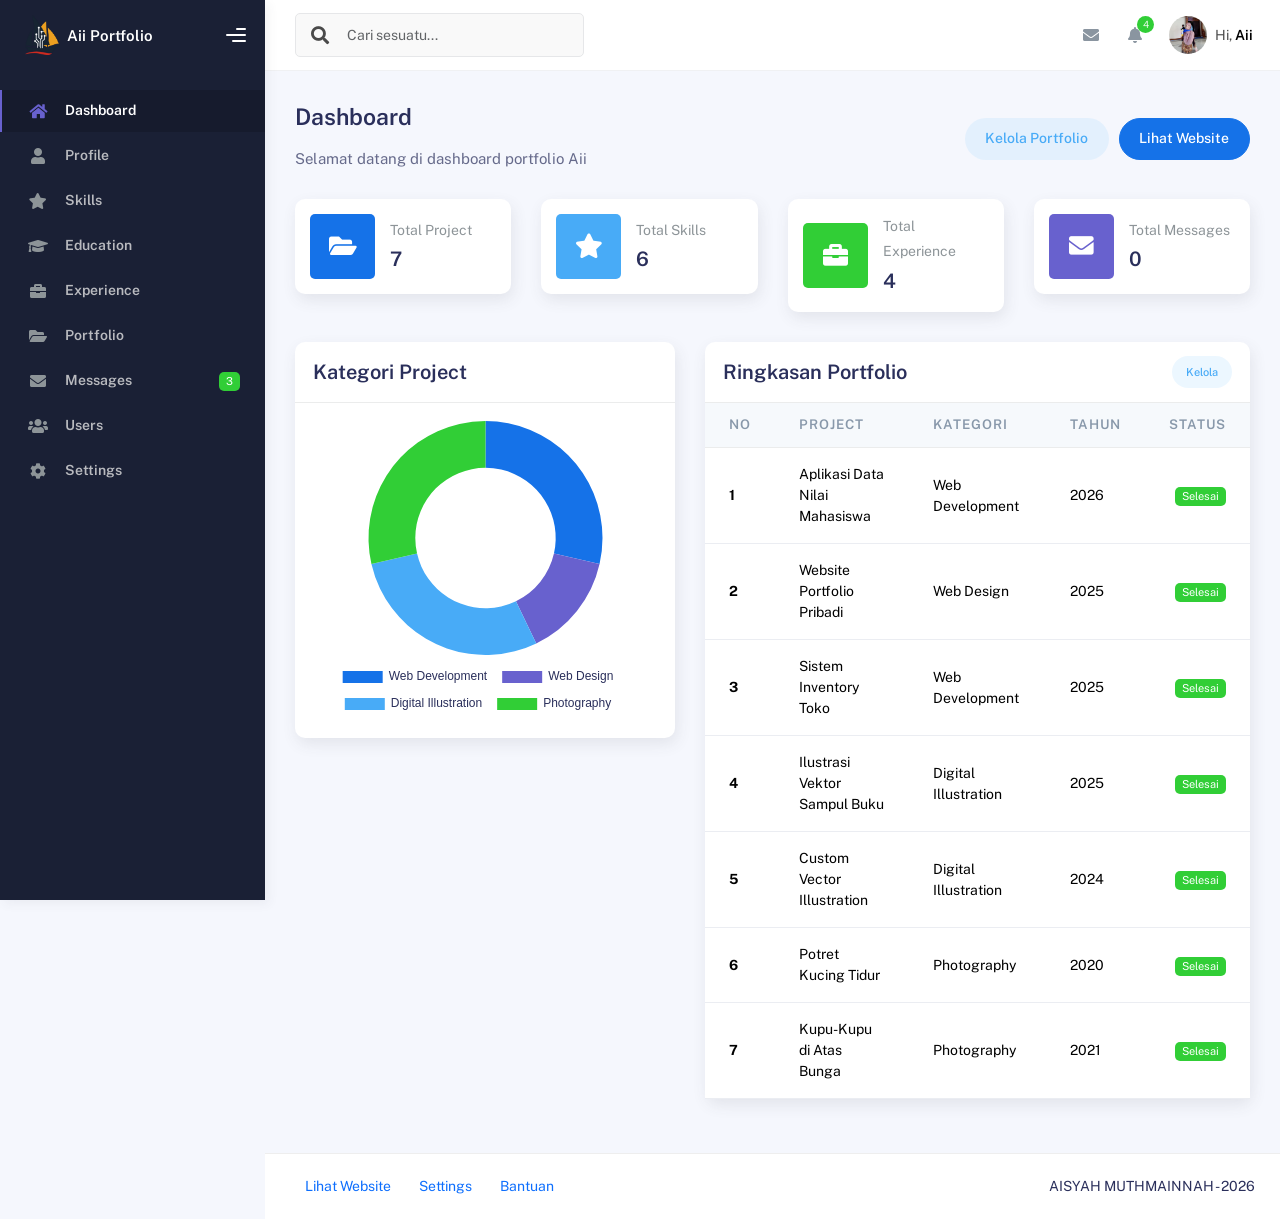
<file: admin/index.html>
<!DOCTYPE html>
<html lang="id">
  <head>
    <meta http-equiv="X-UA-Compatible" content="IE=edge" />
    <title>Dashboard Admin — Aii Portfolio</title>
    <meta content="width=device-width, initial-scale=1.0, shrink-to-fit=no" name="viewport" />
    <link rel="icon" href="assets/img/logo.png" type="image/png" />

    <!-- Fonts and icons -->
    <script src="assets/js/plugin/webfont/webfont.min.js"></script>
    <script>
      WebFont.load({
        google: { families: ["Public Sans:300,400,500,600,700"] },
        custom: {
          families: ["Font Awesome 5 Solid", "Font Awesome 5 Regular", "Font Awesome 5 Brands", "simple-line-icons"],
          urls: ["assets/css/fonts.min.css"],
        },
        active: function () { sessionStorage.fonts = true; },
      });
    </script>

    <!-- CSS Files -->
    <link rel="stylesheet" href="assets/css/bootstrap.min.css" />
    <link rel="stylesheet" href="assets/css/plugins.min.css" />
    <link rel="stylesheet" href="assets/css/kaiadmin.min.css" />
  </head>
  <body>
    <div class="wrapper">
      <!-- ================= SIDEBAR ================= -->
      <div class="sidebar" data-background-color="dark">
        <div class="sidebar-logo">
          <div class="logo-header" data-background-color="dark">
            <a href="index.html" class="logo d-flex align-items-center">
              <img src="assets/img/logo.png" alt="logo" class="navbar-brand" height="40" style="object-fit: contain;" />
              <span class="text-white ms-2 fw-bold" style="font-size: 15px;">Aii Portfolio</span>
            </a>
            <div class="nav-toggle">
              <button class="btn btn-toggle toggle-sidebar"><i class="gg-menu-right"></i></button>
              <button class="btn btn-toggle sidenav-toggler"><i class="gg-menu-left"></i></button>
            </div>
            <button class="topbar-toggler more"><i class="gg-more-vertical-alt"></i></button>
          </div>
        </div>
        <div class="sidebar-wrapper scrollbar scrollbar-inner">
          <div class="sidebar-content">
            <ul class="nav nav-secondary">
              <li class="nav-item active">
                <a href="index.html">
                  <i class="fas fa-home"></i>
                  <p>Dashboard</p>
                </a>
              </li>
              <li class="nav-item">
                <a href="pages/profile.html">
                  <i class="fas fa-user"></i>
                  <p>Profile</p>
                </a>
              </li>
              <li class="nav-item">
                <a href="pages/skills.html">
                  <i class="fas fa-star"></i>
                  <p>Skills</p>
                </a>
              </li>
              <li class="nav-item">
                <a href="pages/education.html">
                  <i class="fas fa-graduation-cap"></i>
                  <p>Education</p>
                </a>
              </li>
              <li class="nav-item">
                <a href="pages/experience.html">
                  <i class="fas fa-briefcase"></i>
                  <p>Experience</p>
                </a>
              </li>
              <li class="nav-item">
                <a href="pages/portfolio.html">
                  <i class="fas fa-folder-open"></i>
                  <p>Portfolio</p>
                </a>
              </li>
              <li class="nav-item">
                <a href="pages/messages.html">
                  <i class="fas fa-envelope"></i>
                  <p>Messages</p>
                  <span class="badge badge-success">3</span>
                </a>
              </li>
              <li class="nav-item">
                <a href="pages/user.html">
                  <i class="fas fa-users"></i>
                  <p>Users</p>
                </a>
              </li>
              <li class="nav-item">
                <a href="pages/settings.html">
                  <i class="fas fa-cog"></i>
                  <p>Settings</p>
                </a>
              </li>
            </ul>
          </div>
        </div>
      </div>
      <!-- =============== END SIDEBAR =============== -->

      <div class="main-panel">
        <div class="main-header">
          <div class="main-header-logo">
            <div class="logo-header" data-background-color="dark">
              <a href="index.html" class="logo">
                <img src="assets/img/logo.png" alt="logo" class="navbar-brand" height="30" />
              </a>
              <div class="nav-toggle">
                <button class="btn btn-toggle toggle-sidebar"><i class="gg-menu-right"></i></button>
                <button class="btn btn-toggle sidenav-toggler"><i class="gg-menu-left"></i></button>
              </div>
              <button class="topbar-toggler more"><i class="gg-more-vertical-alt"></i></button>
            </div>
          </div>

          <!-- ================= NAVBAR HEADER ================= -->
          <nav class="navbar navbar-header navbar-header-transparent navbar-expand-lg border-bottom">
            <div class="container-fluid">
              <nav class="navbar navbar-header-left navbar-expand-lg navbar-form nav-search p-0 d-none d-lg-flex">
                <div class="input-group">
                  <div class="input-group-prepend">
                    <button type="submit" class="btn btn-search pe-1">
                      <i class="fa fa-search search-icon"></i>
                    </button>
                  </div>
                  <input type="text" placeholder="Cari sesuatu..." class="form-control" />
                </div>
              </nav>

              <ul class="navbar-nav topbar-nav ms-md-auto align-items-center">
                <!-- Messages Dropdown -->
                <li class="nav-item topbar-icon dropdown hidden-caret">
                  <a class="nav-link dropdown-toggle" href="#" id="messageDropdown" role="button" data-bs-toggle="dropdown" aria-haspopup="true" aria-expanded="false">
                    <i class="fa fa-envelope"></i>
                  </a>
                  <ul class="dropdown-menu messages-notif-box animated fadeIn" aria-labelledby="messageDropdown">
                    <li>
                      <div class="dropdown-title d-flex justify-content-between align-items-center">
                        Pesan Masuk
                        <a href="pages/messages.html" class="small">Lihat semua</a>
                      </div>
                    </li>
                    <li>
                      <div class="message-notif-scroll scrollbar-outer">
                        <div class="notif-center">
                          <a href="pages/messages.html">
                            <div class="notif-img">
                              <span class="avatar-title rounded-circle bg-primary">R</span>
                            </div>
                            <div class="notif-content">
                              <span class="subject">Rina</span>
                              <span class="block">Halo Aii, saya ingin melihat project portfolio kamu.</span>
                              <span class="time">5 menit lalu</span>
                            </div>
                          </a>
                          <a href="pages/messages.html">
                            <div class="notif-img">
                              <span class="avatar-title rounded-circle bg-info">F</span>
                            </div>
                            <div class="notif-content">
                              <span class="subject">Fajar</span>
                              <span class="block">Hai, apakah kamu menerima project desain?</span>
                              <span class="time">12 menit lalu</span>
                            </div>
                          </a>
                          <a href="pages/messages.html">
                            <div class="notif-img">
                              <span class="avatar-title rounded-circle bg-success">N</span>
                            </div>
                            <div class="notif-content">
                              <span class="subject">Nadia</span>
                              <span class="block">Website portfolio-nya bagus, boleh bertanya?</span>
                              <span class="time">17 menit lalu</span>
                            </div>
                          </a>
                        </div>
                      </div>
                    </li>
                    <li>
                      <a class="see-all" href="pages/messages.html">Lihat semua pesan<i class="fa fa-angle-right"></i></a>
                    </li>
                  </ul>
                </li>

                <!-- Notifications Dropdown -->
                <li class="nav-item topbar-icon dropdown hidden-caret">
                  <a class="nav-link dropdown-toggle" href="#" id="notifDropdown" role="button" data-bs-toggle="dropdown" aria-haspopup="true" aria-expanded="false">
                    <i class="fa fa-bell"></i>
                    <span class="notification">4</span>
                  </a>
                  <ul class="dropdown-menu notif-box animated fadeIn" aria-labelledby="notifDropdown">
                    <li>
                      <div class="dropdown-title">Kamu punya 4 notifikasi baru</div>
                    </li>
                    <li>
                      <div class="notif-scroll scrollbar-outer">
                        <div class="notif-center">
                          <a href="#">
                            <div class="notif-icon notif-primary"><i class="fa fa-folder-plus"></i></div>
                            <div class="notif-content">
                              <span class="block">Portfolio diperbarui</span>
                              <span class="time">Project baru telah ditambahkan.</span>
                            </div>
                          </a>
                          <a href="#">
                            <div class="notif-icon notif-success"><i class="fa fa-comment"></i></div>
                            <div class="notif-content">
                              <span class="block">Pesan baru</span>
                              <span class="time">Kamu menerima pesan baru dari pengunjung.</span>
                            </div>
                          </a>
                          <a href="#">
                            <div class="notif-icon notif-warning"><i class="fa fa-user-edit"></i></div>
                            <div class="notif-content">
                              <span class="block">Profile updated</span>
                              <span class="time">Informasi profile berhasil diperbarui.</span>
                            </div>
                          </a>
                          <a href="#">
                            <div class="notif-icon notif-danger"><i class="fa fa-check-circle"></i></div>
                            <div class="notif-content">
                              <span class="block">Project completed</span>
                              <span class="time">Project berhasil ditandai sebagai selesai.</span>
                            </div>
                          </a>
                        </div>
                      </div>
                    </li>
                    <li>
                      <a class="see-all" href="#">Lihat semua notifikasi<i class="fa fa-angle-right"></i></a>
                    </li>
                  </ul>
                </li>

                <!-- User Dropdown -->
                <li class="nav-item topbar-user dropdown hidden-caret">
                  <a class="dropdown-toggle profile-pic" data-bs-toggle="dropdown" href="#" aria-expanded="false">
                    <div class="avatar-sm">
                      <img src="assets/img/profile.jpg" alt="..." class="avatar-img rounded-circle" />
                    </div>
                    <span class="profile-username">
                      <span class="op-7">Hi,</span>
                      <span class="fw-bold">Aii</span>
                    </span>
                  </a>
                  <ul class="dropdown-menu dropdown-user animated fadeIn">
                    <div class="dropdown-user-scroll scrollbar-outer">
                      <li>
                        <div class="user-box">
                          <div class="avatar-lg">
                            <img src="assets/img/profile.jpg" alt="image profile" class="avatar-img rounded" />
                          </div>
                          <div class="u-text">
                            <h4>A. Aisyah Muthmainnah</h4>
                            <p class="text-muted">aaisyahmuthmainnahbay@gmail.com</p>
                            <a href="pages/profile.html" class="btn btn-xs btn-secondary btn-sm">Lihat Profile</a>
                          </div>
                        </div>
                      </li>
                      <li>
                        <div class="dropdown-divider"></div>
                        <a class="dropdown-item" href="pages/profile.html">My Profile</a>
                        <a class="dropdown-item" href="pages/messages.html">Inbox</a>
                        <div class="dropdown-divider"></div>
                        <a class="dropdown-item" href="pages/settings.html">Account Setting</a>
                        <div class="dropdown-divider"></div>
                        <a class="dropdown-item" href="../index.html">Logout</a>
                      </li>
                    </div>
                  </ul>
                </li>
              </ul>
            </div>
          </nav>
          <!-- =============== END NAVBAR =============== -->
        </div>

        <!-- ================= KONTEN DASHBOARD ================= -->
        <div class="container">
          <div class="page-inner">
            <div class="d-flex align-items-left align-items-md-center flex-column flex-md-row pt-2 pb-4">
              <div>
                <h3 class="fw-bold mb-3">Dashboard</h3>
                <h6 class="op-7 mb-2">Selamat datang di dashboard portfolio Aii</h6>
              </div>
              <div class="ms-md-auto py-2 py-md-0">
                <a href="pages/portfolio.html" class="btn btn-label-info btn-round me-2">Kelola Portfolio</a>
                <a href="../index.html" class="btn btn-primary btn-round">Lihat Website</a>
              </div>
            </div>

            <!-- Cards -->
            <div class="row">
              <div class="col-sm-6 col-md-3">
                <div class="card card-stats card-round">
                  <div class="card-body">
                    <div class="row align-items-center">
                      <div class="col-icon">
                        <div class="icon-big text-center icon-primary bubble-shadow-small">
                          <i class="fas fa-folder-open"></i>
                        </div>
                      </div>
                      <div class="col col-stats ms-3 ms-sm-0">
                        <div class="numbers">
                          <p class="card-category">Total Project</p>
                          <h4 class="card-title">7</h4>
                        </div>
                      </div>
                    </div>
                  </div>
                </div>
              </div>
              <div class="col-sm-6 col-md-3">
                <div class="card card-stats card-round">
                  <div class="card-body">
                    <div class="row align-items-center">
                      <div class="col-icon">
                        <div class="icon-big text-center icon-info bubble-shadow-small">
                          <i class="fas fa-star"></i>
                        </div>
                      </div>
                      <div class="col col-stats ms-3 ms-sm-0">
                        <div class="numbers">
                          <p class="card-category">Total Skills</p>
                          <h4 class="card-title">6</h4>
                        </div>
                      </div>
                    </div>
                  </div>
                </div>
              </div>
              <div class="col-sm-6 col-md-3">
                <div class="card card-stats card-round">
                  <div class="card-body">
                    <div class="row align-items-center">
                      <div class="col-icon">
                        <div class="icon-big text-center icon-success bubble-shadow-small">
                          <i class="fas fa-briefcase"></i>
                        </div>
                      </div>
                      <div class="col col-stats ms-3 ms-sm-0">
                        <div class="numbers">
                          <p class="card-category">Total Experience</p>
                          <h4 class="card-title">4</h4>
                        </div>
                      </div>
                    </div>
                  </div>
                </div>
              </div>
              <div class="col-sm-6 col-md-3">
                <div class="card card-stats card-round">
                  <div class="card-body">
                    <div class="row align-items-center">
                      <div class="col-icon">
                        <div class="icon-big text-center icon-secondary bubble-shadow-small">
                          <i class="fas fa-envelope"></i>
                        </div>
                      </div>
                      <div class="col col-stats ms-3 ms-sm-0">
                        <div class="numbers">
                          <p class="card-category">Total Messages</p>
                          <h4 class="card-title">0</h4>
                        </div>
                      </div>
                    </div>
                  </div>
                </div>
              </div>
            </div>

            <!-- Chart + Ringkasan -->
            <div class="row">
              <div class="col-md-5">
                <div class="card card-round">
                  <div class="card-header">
                    <div class="card-head-row">
                      <div class="card-title">Kategori Project</div>
                    </div>
                  </div>
                  <div class="card-body">
                    <div class="chart-container" style="min-height: 300px">
                      <canvas id="projectCategoryChart"></canvas>
                    </div>
                  </div>
                </div>
              </div>
              <div class="col-md-7">
                <div class="card card-round">
                  <div class="card-header">
                    <div class="card-head-row">
                      <div class="card-title">Ringkasan Portfolio</div>
                      <div class="card-tools">
                        <a href="pages/portfolio.html" class="btn btn-label-info btn-round btn-sm">Kelola</a>
                      </div>
                    </div>
                  </div>
                  <div class="card-body p-0">
                    <div class="table-responsive">
                      <table class="table align-items-center mb-0">
                        <thead class="thead-light">
                          <tr>
                            <th scope="col">No</th>
                            <th scope="col">Project</th>
                            <th scope="col">Kategori</th>
                            <th scope="col">Tahun</th>
                            <th scope="col" class="text-end">Status</th>
                          </tr>
                        </thead>
                        <tbody>
                          <tr>
                            <th scope="row">1</th>
                            <td>Aplikasi Data Nilai Mahasiswa</td>
                            <td>Web Development</td>
                            <td>2026</td>
                            <td class="text-end"><span class="badge badge-success">Selesai</span></td>
                          </tr>
                          <tr>
                            <th scope="row">2</th>
                            <td>Website Portfolio Pribadi</td>
                            <td>Web Design</td>
                            <td>2025</td>
                            <td class="text-end"><span class="badge badge-success">Selesai</span></td>
                          </tr>
                          <tr>
                            <th scope="row">3</th>
                            <td>Sistem Inventory Toko</td>
                            <td>Web Development</td>
                            <td>2025</td>
                            <td class="text-end"><span class="badge badge-success">Selesai</span></td>
                          </tr>
                          <tr>
                            <th scope="row">4</th>
                            <td>Ilustrasi Vektor Sampul Buku</td>
                            <td>Digital Illustration</td>
                            <td>2025</td>
                            <td class="text-end"><span class="badge badge-success">Selesai</span></td>
                          </tr>
                          <tr>
                            <th scope="row">5</th>
                            <td>Custom Vector Illustration</td>
                            <td>Digital Illustration</td>
                            <td>2024</td>
                            <td class="text-end"><span class="badge badge-success">Selesai</span></td>
                          </tr>
                          <tr>
                            <th scope="row">6</th>
                            <td>Potret Kucing Tidur</td>
                            <td>Photography</td>
                            <td>2020</td>
                            <td class="text-end"><span class="badge badge-success">Selesai</span></td>
                          </tr>
                          <tr>
                            <th scope="row">7</th>
                            <td>Kupu-Kupu di Atas Bunga</td>
                            <td>Photography</td>
                            <td>2021</td>
                            <td class="text-end"><span class="badge badge-success">Selesai</span></td>
                          </tr>
                        </tbody>
                      </table>
                    </div>
                  </div>
                </div>
              </div>
            </div>

          </div>
        </div>

        <!-- ================= FOOTER ================= -->
        <footer class="footer">
          <div class="container-fluid d-flex justify-content-between">
            <nav class="pull-left">
              <ul class="nav">
                <li class="nav-item">
                  <a class="nav-link" href="../index.html">Lihat Website</a>
                </li>
                <li class="nav-item">
                  <a class="nav-link" href="pages/settings.html"> Settings </a>
                </li>
                <li class="nav-item">
                  <a class="nav-link" href="#"> Bantuan </a>
                </li>
              </ul>
            </nav>
            <div class="copyright">
              AISYAH MUTHMAINNAH - 2026
            </div>
          </div>
        </footer>
      </div>
    </div>

    <!-- ================= CORE JS ================= -->
    <script src="assets/js/core/jquery-3.7.1.min.js"></script>
    <script src="assets/js/core/popper.min.js"></script>
    <script src="assets/js/core/bootstrap.min.js"></script>

    <!-- jQuery Scrollbar -->
    <script src="assets/js/plugin/jquery-scrollbar/jquery.scrollbar.min.js"></script>

    <!-- Chart JS -->
    <script src="assets/js/plugin/chart.js/chart.min.js"></script>

    <!-- Kaiadmin JS -->
    <script src="assets/js/kaiadmin.min.js"></script>

    <!-- Donut Chart -->
    <script>
      var ctx = document.getElementById("projectCategoryChart").getContext("2d");
      var projectCategoryChart = new Chart(ctx, {
        type: "doughnut",
        data: {
          labels: ["Web Development", "Web Design", "Digital Illustration", "Photography"],
          datasets: [
            {
              data: [2, 1, 2, 2],
              backgroundColor: ["#1572E8", "#6861CE", "#48ABF7", "#31CE36"],
              borderWidth: 0,
            },
          ],
        },
        options: {
          responsive: true,
          maintainAspectRatio: false,
          legend: {
            position: "bottom",
            labels: { fontColor: "#2A2F5B", padding: 15 },
          },
          cutoutPercentage: 60,
        },
      });
    </script>
  </body>
</html>
</file>
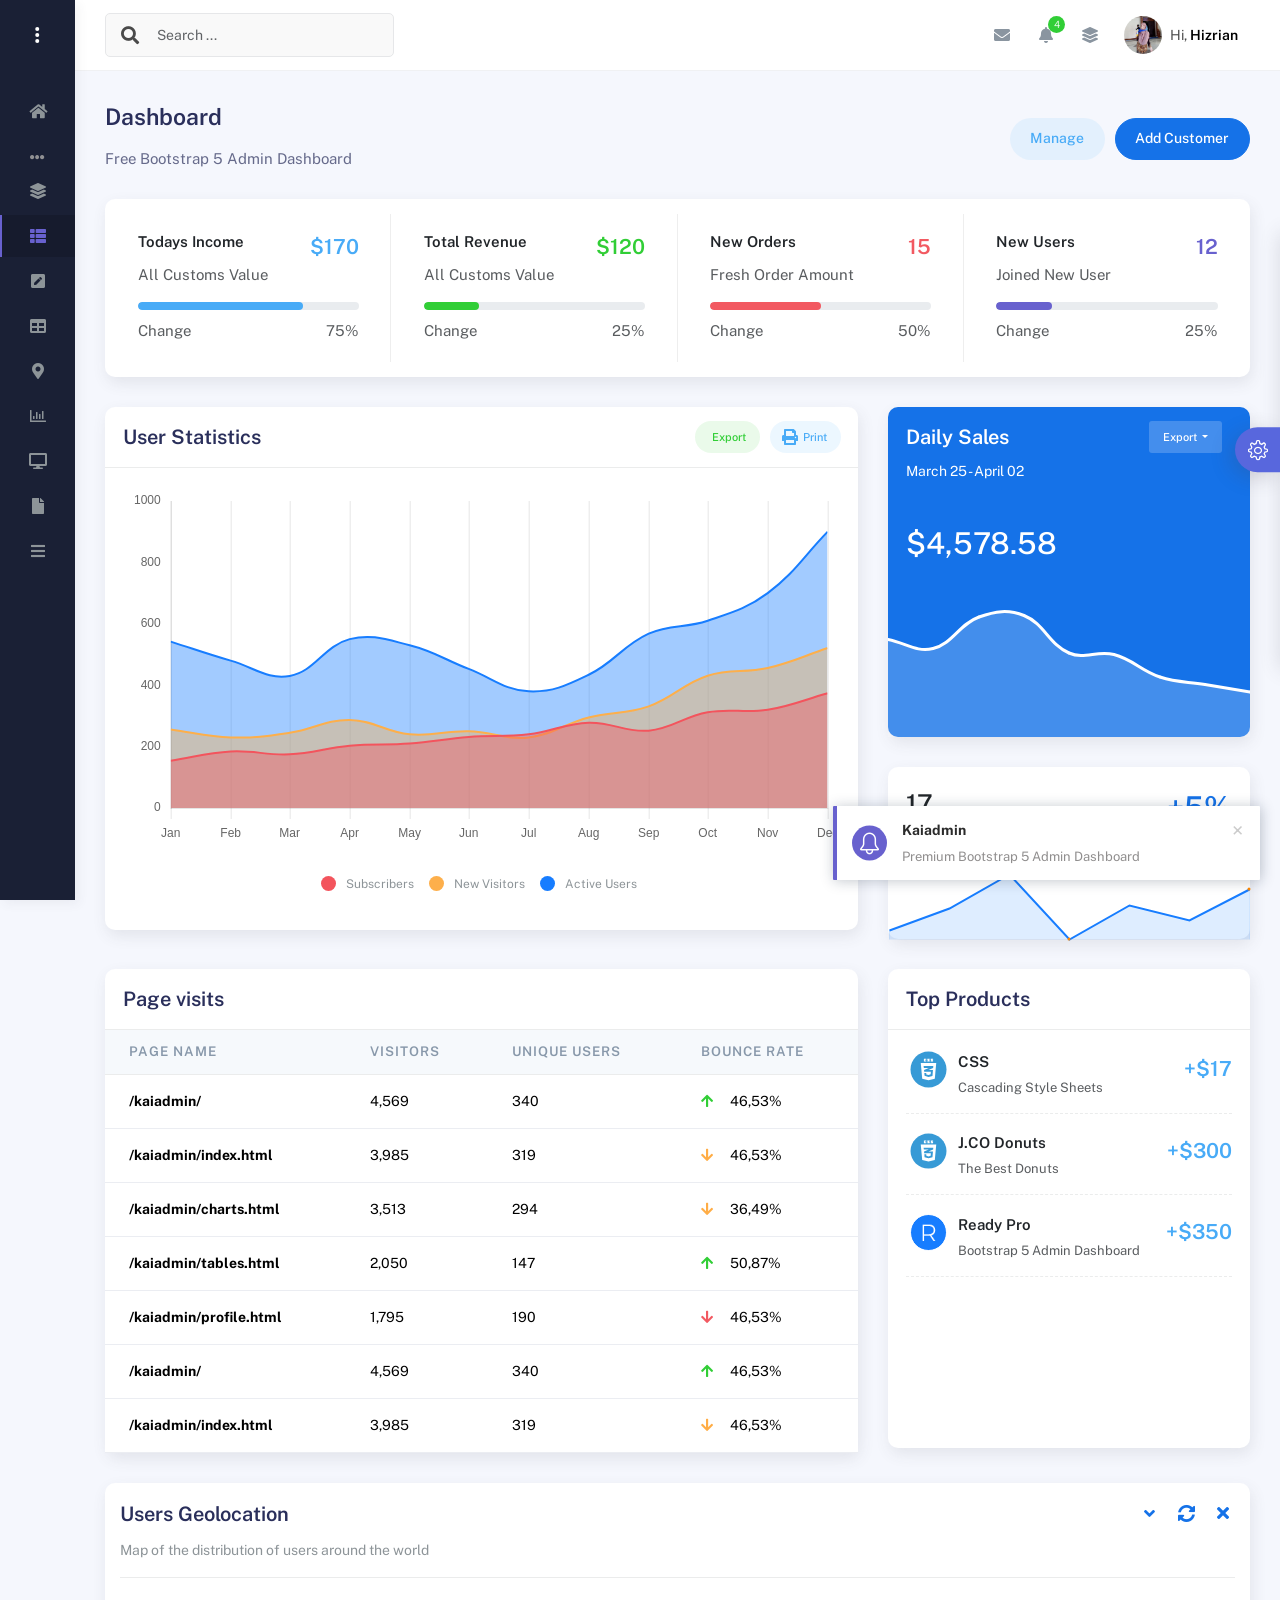
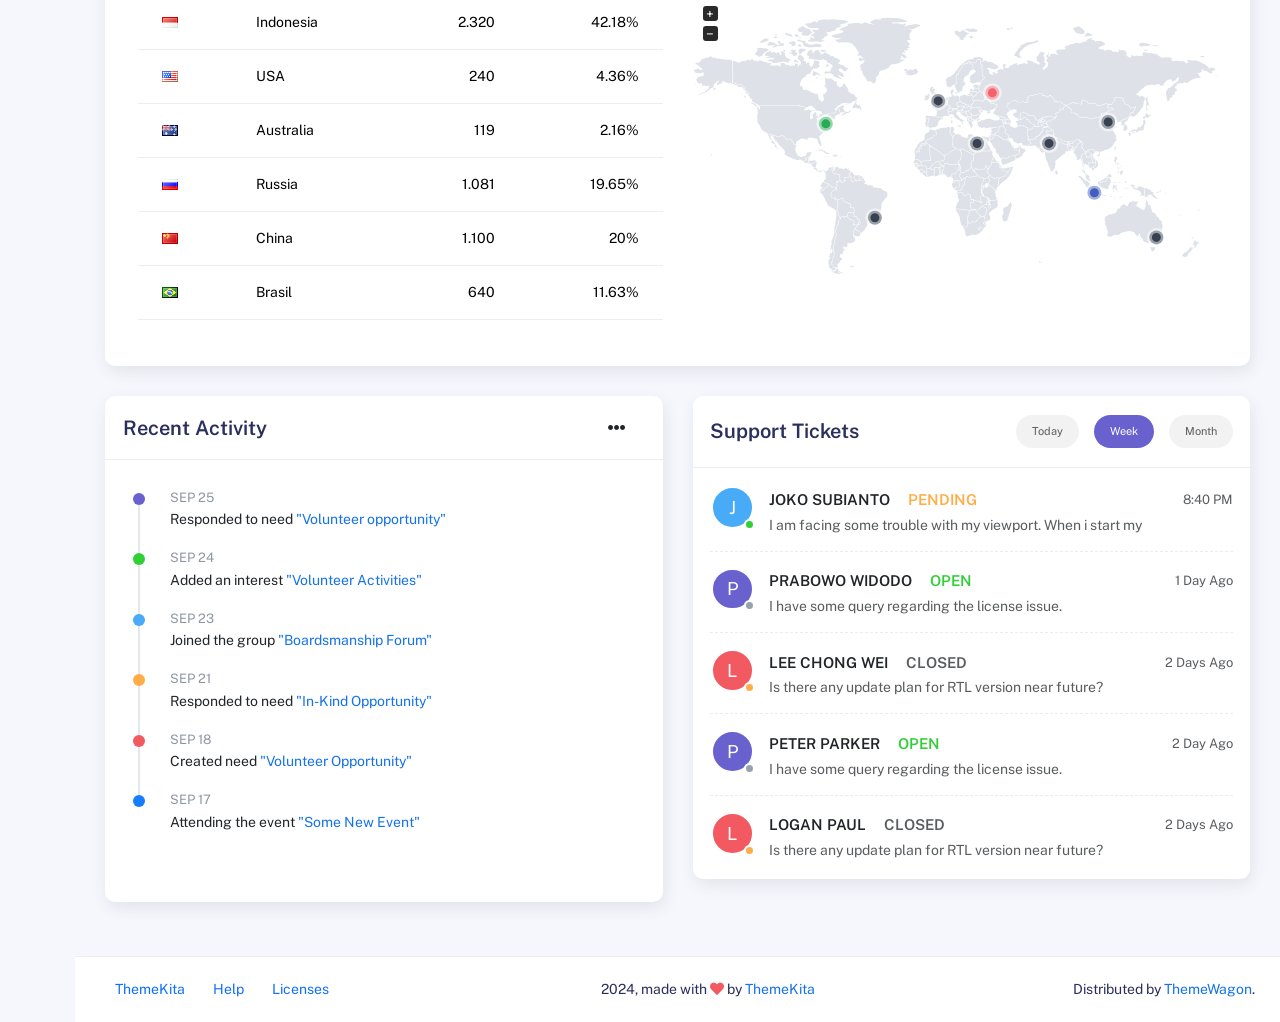
<file: admin/icon-menu.html>
<!DOCTYPE html>
<html lang="en">
  <head>
    <meta http-equiv="X-UA-Compatible" content="IE=edge" />
    <title>Kaiadmin - Bootstrap 5 Admin Dashboard</title>
    <meta
      content="width=device-width, initial-scale=1.0, shrink-to-fit=no"
      name="viewport"
    />
    <link
      rel="icon"
      href="assets/img/kaiadmin/favicon.ico"
      type="image/x-icon"
    />

    <!-- Fonts and icons -->
    <script src="assets/js/plugin/webfont/webfont.min.js"></script>
    <script>
      WebFont.load({
        google: { families: ["Public Sans:300,400,500,600,700"] },
        custom: {
          families: [
            "Font Awesome 5 Solid",
            "Font Awesome 5 Regular",
            "Font Awesome 5 Brands",
            "simple-line-icons",
          ],
          urls: ["assets/css/fonts.min.css"],
        },
        active: function () {
          sessionStorage.fonts = true;
        },
      });
    </script>

    <!-- CSS Files -->
    <link rel="stylesheet" href="assets/css/bootstrap.min.css" />
    <link rel="stylesheet" href="assets/css/plugins.min.css" />
    <link rel="stylesheet" href="assets/css/kaiadmin.min.css" />

    <!-- CSS Just for demo purpose, don't include it in your project -->
    <link rel="stylesheet" href="assets/css/demo.css" />
  </head>
  <body>
    <div class="wrapper sidebar_minimize">
      <!-- Sidebar -->
      <div class="sidebar" data-background-color="dark">
        <div class="sidebar-logo">
          <!-- Logo Header -->
          <div class="logo-header" data-background-color="dark">
            <a href="index.html" class="logo">
              <img
                src="assets/img/kaiadmin/logo_light.svg"
                alt="navbar brand"
                class="navbar-brand"
                height="20"
              />
            </a>
            <div class="nav-toggle">
              <button class="btn btn-toggle toggle-sidebar">
                <i class="gg-menu-right"></i>
              </button>
              <button class="btn btn-toggle sidenav-toggler">
                <i class="gg-menu-left"></i>
              </button>
            </div>
            <button class="topbar-toggler more">
              <i class="gg-more-vertical-alt"></i>
            </button>
          </div>
          <!-- End Logo Header -->
        </div>
        <div class="sidebar-wrapper scrollbar scrollbar-inner">
          <div class="sidebar-content">
            <ul class="nav nav-secondary">
              <li class="nav-item">
                <a
                  data-bs-toggle="collapse"
                  href="#dashboard"
                  class="collapsed"
                  aria-expanded="false"
                >
                  <i class="fas fa-home"></i>
                  <p>Dashboard</p>
                  <span class="caret"></span>
                </a>
                <div class="collapse" id="dashboard">
                  <ul class="nav nav-collapse">
                    <li>
                      <a href="../demo1/index.html">
                        <span class="sub-item">Dashboard 1</span>
                      </a>
                    </li>
                  </ul>
                </div>
              </li>
              <li class="nav-section">
                <span class="sidebar-mini-icon">
                  <i class="fa fa-ellipsis-h"></i>
                </span>
                <h4 class="text-section">Components</h4>
              </li>
              <li class="nav-item">
                <a data-bs-toggle="collapse" href="#base">
                  <i class="fas fa-layer-group"></i>
                  <p>Base</p>
                  <span class="caret"></span>
                </a>
                <div class="collapse" id="base">
                  <ul class="nav nav-collapse">
                    <li>
                      <a href="components/avatars.html">
                        <span class="sub-item">Avatars</span>
                      </a>
                    </li>
                    <li>
                      <a href="components/buttons.html">
                        <span class="sub-item">Buttons</span>
                      </a>
                    </li>
                    <li>
                      <a href="components/gridsystem.html">
                        <span class="sub-item">Grid System</span>
                      </a>
                    </li>
                    <li>
                      <a href="components/panels.html">
                        <span class="sub-item">Panels</span>
                      </a>
                    </li>
                    <li>
                      <a href="components/notifications.html">
                        <span class="sub-item">Notifications</span>
                      </a>
                    </li>
                    <li>
                      <a href="components/sweetalert.html">
                        <span class="sub-item">Sweet Alert</span>
                      </a>
                    </li>
                    <li>
                      <a href="components/font-awesome-icons.html">
                        <span class="sub-item">Font Awesome Icons</span>
                      </a>
                    </li>
                    <li>
                      <a href="components/simple-line-icons.html">
                        <span class="sub-item">Simple Line Icons</span>
                      </a>
                    </li>
                    <li>
                      <a href="components/typography.html">
                        <span class="sub-item">Typography</span>
                      </a>
                    </li>
                  </ul>
                </div>
              </li>
              <li class="nav-item active submenu">
                <a data-bs-toggle="collapse" href="#sidebarLayouts">
                  <i class="fas fa-th-list"></i>
                  <p>Sidebar Layouts</p>
                  <span class="caret"></span>
                </a>
                <div class="collapse show" id="sidebarLayouts">
                  <ul class="nav nav-collapse">
                    <li>
                      <a href="sidebar-style-2.html">
                        <span class="sub-item">Sidebar Style 2</span>
                      </a>
                    </li>
                    <li class="active">
                      <a href="icon-menu.html">
                        <span class="sub-item">Icon Menu</span>
                      </a>
                    </li>
                  </ul>
                </div>
              </li>
              <li class="nav-item">
                <a data-bs-toggle="collapse" href="#forms">
                  <i class="fas fa-pen-square"></i>
                  <p>Forms</p>
                  <span class="caret"></span>
                </a>
                <div class="collapse" id="forms">
                  <ul class="nav nav-collapse">
                    <li>
                      <a href="forms/forms.html">
                        <span class="sub-item">Basic Form</span>
                      </a>
                    </li>
                  </ul>
                </div>
              </li>
              <li class="nav-item">
                <a data-bs-toggle="collapse" href="#tables">
                  <i class="fas fa-table"></i>
                  <p>Tables</p>
                  <span class="caret"></span>
                </a>
                <div class="collapse" id="tables">
                  <ul class="nav nav-collapse">
                    <li>
                      <a href="tables/tables.html">
                        <span class="sub-item">Basic Table</span>
                      </a>
                    </li>
                    <li>
                      <a href="tables/datatables.html">
                        <span class="sub-item">Datatables</span>
                      </a>
                    </li>
                  </ul>
                </div>
              </li>
              <li class="nav-item">
                <a data-bs-toggle="collapse" href="#maps">
                  <i class="fas fa-map-marker-alt"></i>
                  <p>Maps</p>
                  <span class="caret"></span>
                </a>
                <div class="collapse" id="maps">
                  <ul class="nav nav-collapse">
                    <li>
                      <a href="maps/googlemaps.html">
                        <span class="sub-item">Google Maps</span>
                      </a>
                    </li>
                    <li>
                      <a href="maps/jsvectormap.html">
                        <span class="sub-item">Jsvectormap</span>
                      </a>
                    </li>
                  </ul>
                </div>
              </li>
              <li class="nav-item">
                <a data-bs-toggle="collapse" href="#charts">
                  <i class="far fa-chart-bar"></i>
                  <p>Charts</p>
                  <span class="caret"></span>
                </a>
                <div class="collapse" id="charts">
                  <ul class="nav nav-collapse">
                    <li>
                      <a href="charts/charts.html">
                        <span class="sub-item">Chart Js</span>
                      </a>
                    </li>
                    <li>
                      <a href="charts/sparkline.html">
                        <span class="sub-item">Sparkline</span>
                      </a>
                    </li>
                  </ul>
                </div>
              </li>
              <li class="nav-item">
                <a href="widgets.html">
                  <i class="fas fa-desktop"></i>
                  <p>Widgets</p>
                  <span class="badge badge-success">4</span>
                </a>
              </li>
              <li class="nav-item">
                <a href="../../documentation/index.html">
                  <i class="fas fa-file"></i>
                  <p>Documentation</p>
                  <span class="badge badge-secondary">1</span>
                </a>
              </li>
              <li class="nav-item">
                <a data-bs-toggle="collapse" href="#submenu">
                  <i class="fas fa-bars"></i>
                  <p>Menu Levels</p>
                  <span class="caret"></span>
                </a>
                <div class="collapse" id="submenu">
                  <ul class="nav nav-collapse">
                    <li>
                      <a data-bs-toggle="collapse" href="#subnav1">
                        <span class="sub-item">Level 1</span>
                        <span class="caret"></span>
                      </a>
                      <div class="collapse" id="subnav1">
                        <ul class="nav nav-collapse subnav">
                          <li>
                            <a href="#">
                              <span class="sub-item">Level 2</span>
                            </a>
                          </li>
                          <li>
                            <a href="#">
                              <span class="sub-item">Level 2</span>
                            </a>
                          </li>
                        </ul>
                      </div>
                    </li>
                    <li>
                      <a data-bs-toggle="collapse" href="#subnav2">
                        <span class="sub-item">Level 1</span>
                        <span class="caret"></span>
                      </a>
                      <div class="collapse" id="subnav2">
                        <ul class="nav nav-collapse subnav">
                          <li>
                            <a href="#">
                              <span class="sub-item">Level 2</span>
                            </a>
                          </li>
                        </ul>
                      </div>
                    </li>
                    <li>
                      <a href="#">
                        <span class="sub-item">Level 1</span>
                      </a>
                    </li>
                  </ul>
                </div>
              </li>
            </ul>
          </div>
        </div>
      </div>
      <!-- End Sidebar -->

      <div class="main-panel">
        <div class="main-header">
          <div class="main-header-logo">
            <!-- Logo Header -->
            <div class="logo-header" data-background-color="dark">
              <a href="index.html" class="logo">
                <img
                  src="assets/img/kaiadmin/logo_light.svg"
                  alt="navbar brand"
                  class="navbar-brand"
                  height="20"
                />
              </a>
              <div class="nav-toggle">
                <button class="btn btn-toggle toggle-sidebar">
                  <i class="gg-menu-right"></i>
                </button>
                <button class="btn btn-toggle sidenav-toggler">
                  <i class="gg-menu-left"></i>
                </button>
              </div>
              <button class="topbar-toggler more">
                <i class="gg-more-vertical-alt"></i>
              </button>
            </div>
            <!-- End Logo Header -->
          </div>
          <!-- Navbar Header -->
          <nav
            class="navbar navbar-header navbar-header-transparent navbar-expand-lg border-bottom"
          >
            <div class="container-fluid">
              <nav
                class="navbar navbar-header-left navbar-expand-lg navbar-form nav-search p-0 d-none d-lg-flex"
              >
                <div class="input-group">
                  <div class="input-group-prepend">
                    <button type="submit" class="btn btn-search pe-1">
                      <i class="fa fa-search search-icon"></i>
                    </button>
                  </div>
                  <input
                    type="text"
                    placeholder="Search ..."
                    class="form-control"
                  />
                </div>
              </nav>

              <ul class="navbar-nav topbar-nav ms-md-auto align-items-center">
                <li
                  class="nav-item topbar-icon dropdown hidden-caret d-flex d-lg-none"
                >
                  <a
                    class="nav-link dropdown-toggle"
                    data-bs-toggle="dropdown"
                    href="#"
                    role="button"
                    aria-expanded="false"
                    aria-haspopup="true"
                  >
                    <i class="fa fa-search"></i>
                  </a>
                  <ul class="dropdown-menu dropdown-search animated fadeIn">
                    <form class="navbar-left navbar-form nav-search">
                      <div class="input-group">
                        <input
                          type="text"
                          placeholder="Search ..."
                          class="form-control"
                        />
                      </div>
                    </form>
                  </ul>
                </li>
                <li class="nav-item topbar-icon dropdown hidden-caret">
                  <a
                    class="nav-link dropdown-toggle"
                    href="#"
                    id="messageDropdown"
                    role="button"
                    data-bs-toggle="dropdown"
                    aria-haspopup="true"
                    aria-expanded="false"
                  >
                    <i class="fa fa-envelope"></i>
                  </a>
                  <ul
                    class="dropdown-menu messages-notif-box animated fadeIn"
                    aria-labelledby="messageDropdown"
                  >
                    <li>
                      <div
                        class="dropdown-title d-flex justify-content-between align-items-center"
                      >
                        Messages
                        <a href="#" class="small">Mark all as read</a>
                      </div>
                    </li>
                    <li>
                      <div class="message-notif-scroll scrollbar-outer">
                        <div class="notif-center">
                          <a href="#">
                            <div class="notif-img">
                              <img
                                src="assets/img/jm_denis.jpg"
                                alt="Img Profile"
                              />
                            </div>
                            <div class="notif-content">
                              <span class="subject">Jimmy Denis</span>
                              <span class="block"> How are you ? </span>
                              <span class="time">5 minutes ago</span>
                            </div>
                          </a>
                          <a href="#">
                            <div class="notif-img">
                              <img
                                src="assets/img/chadengle.jpg"
                                alt="Img Profile"
                              />
                            </div>
                            <div class="notif-content">
                              <span class="subject">Chad</span>
                              <span class="block"> Ok, Thanks ! </span>
                              <span class="time">12 minutes ago</span>
                            </div>
                          </a>
                          <a href="#">
                            <div class="notif-img">
                              <img
                                src="assets/img/mlane.jpg"
                                alt="Img Profile"
                              />
                            </div>
                            <div class="notif-content">
                              <span class="subject">Jhon Doe</span>
                              <span class="block">
                                Ready for the meeting today...
                              </span>
                              <span class="time">12 minutes ago</span>
                            </div>
                          </a>
                          <a href="#">
                            <div class="notif-img">
                              <img
                                src="assets/img/talha.jpg"
                                alt="Img Profile"
                              />
                            </div>
                            <div class="notif-content">
                              <span class="subject">Talha</span>
                              <span class="block"> Hi, Apa Kabar ? </span>
                              <span class="time">17 minutes ago</span>
                            </div>
                          </a>
                        </div>
                      </div>
                    </li>
                    <li>
                      <a class="see-all" href="javascript:void(0);"
                        >See all messages<i class="fa fa-angle-right"></i>
                      </a>
                    </li>
                  </ul>
                </li>
                <li class="nav-item topbar-icon dropdown hidden-caret">
                  <a
                    class="nav-link dropdown-toggle"
                    href="#"
                    id="notifDropdown"
                    role="button"
                    data-bs-toggle="dropdown"
                    aria-haspopup="true"
                    aria-expanded="false"
                  >
                    <i class="fa fa-bell"></i>
                    <span class="notification">4</span>
                  </a>
                  <ul
                    class="dropdown-menu notif-box animated fadeIn"
                    aria-labelledby="notifDropdown"
                  >
                    <li>
                      <div class="dropdown-title">
                        You have 4 new notification
                      </div>
                    </li>
                    <li>
                      <div class="notif-scroll scrollbar-outer">
                        <div class="notif-center">
                          <a href="#">
                            <div class="notif-icon notif-primary">
                              <i class="fa fa-user-plus"></i>
                            </div>
                            <div class="notif-content">
                              <span class="block"> New user registered </span>
                              <span class="time">5 minutes ago</span>
                            </div>
                          </a>
                          <a href="#">
                            <div class="notif-icon notif-success">
                              <i class="fa fa-comment"></i>
                            </div>
                            <div class="notif-content">
                              <span class="block">
                                Rahmad commented on Admin
                              </span>
                              <span class="time">12 minutes ago</span>
                            </div>
                          </a>
                          <a href="#">
                            <div class="notif-img">
                              <img
                                src="assets/img/profile2.jpg"
                                alt="Img Profile"
                              />
                            </div>
                            <div class="notif-content">
                              <span class="block">
                                Reza send messages to you
                              </span>
                              <span class="time">12 minutes ago</span>
                            </div>
                          </a>
                          <a href="#">
                            <div class="notif-icon notif-danger">
                              <i class="fa fa-heart"></i>
                            </div>
                            <div class="notif-content">
                              <span class="block"> Farrah liked Admin </span>
                              <span class="time">17 minutes ago</span>
                            </div>
                          </a>
                        </div>
                      </div>
                    </li>
                    <li>
                      <a class="see-all" href="javascript:void(0);"
                        >See all notifications<i class="fa fa-angle-right"></i>
                      </a>
                    </li>
                  </ul>
                </li>
                <li class="nav-item topbar-icon dropdown hidden-caret">
                  <a
                    class="nav-link"
                    data-bs-toggle="dropdown"
                    href="#"
                    aria-expanded="false"
                  >
                    <i class="fas fa-layer-group"></i>
                  </a>
                  <div class="dropdown-menu quick-actions animated fadeIn">
                    <div class="quick-actions-header">
                      <span class="title mb-1">Quick Actions</span>
                      <span class="subtitle op-7">Shortcuts</span>
                    </div>
                    <div class="quick-actions-scroll scrollbar-outer">
                      <div class="quick-actions-items">
                        <div class="row m-0">
                          <a class="col-6 col-md-4 p-0" href="#">
                            <div class="quick-actions-item">
                              <div class="avatar-item bg-danger rounded-circle">
                                <i class="far fa-calendar-alt"></i>
                              </div>
                              <span class="text">Calendar</span>
                            </div>
                          </a>
                          <a class="col-6 col-md-4 p-0" href="#">
                            <div class="quick-actions-item">
                              <div
                                class="avatar-item bg-warning rounded-circle"
                              >
                                <i class="fas fa-map"></i>
                              </div>
                              <span class="text">Maps</span>
                            </div>
                          </a>
                          <a class="col-6 col-md-4 p-0" href="#">
                            <div class="quick-actions-item">
                              <div class="avatar-item bg-info rounded-circle">
                                <i class="fas fa-file-excel"></i>
                              </div>
                              <span class="text">Reports</span>
                            </div>
                          </a>
                          <a class="col-6 col-md-4 p-0" href="#">
                            <div class="quick-actions-item">
                              <div
                                class="avatar-item bg-success rounded-circle"
                              >
                                <i class="fas fa-envelope"></i>
                              </div>
                              <span class="text">Emails</span>
                            </div>
                          </a>
                          <a class="col-6 col-md-4 p-0" href="#">
                            <div class="quick-actions-item">
                              <div
                                class="avatar-item bg-primary rounded-circle"
                              >
                                <i class="fas fa-file-invoice-dollar"></i>
                              </div>
                              <span class="text">Invoice</span>
                            </div>
                          </a>
                          <a class="col-6 col-md-4 p-0" href="#">
                            <div class="quick-actions-item">
                              <div
                                class="avatar-item bg-secondary rounded-circle"
                              >
                                <i class="fas fa-credit-card"></i>
                              </div>
                              <span class="text">Payments</span>
                            </div>
                          </a>
                        </div>
                      </div>
                    </div>
                  </div>
                </li>

                <li class="nav-item topbar-user dropdown hidden-caret">
                  <a
                    class="dropdown-toggle profile-pic"
                    data-bs-toggle="dropdown"
                    href="#"
                    aria-expanded="false"
                  >
                    <div class="avatar-sm">
                      <img
                        src="assets/img/profile.jpg"
                        alt="..."
                        class="avatar-img rounded-circle"
                      />
                    </div>
                    <span class="profile-username">
                      <span class="op-7">Hi,</span>
                      <span class="fw-bold">Hizrian</span>
                    </span>
                  </a>
                  <ul class="dropdown-menu dropdown-user animated fadeIn">
                    <div class="dropdown-user-scroll scrollbar-outer">
                      <li>
                        <div class="user-box">
                          <div class="avatar-lg">
                            <img
                              src="assets/img/profile.jpg"
                              alt="image profile"
                              class="avatar-img rounded"
                            />
                          </div>
                          <div class="u-text">
                            <h4>Hizrian</h4>
                            <p class="text-muted">hello@example.com</p>
                            <a
                              href="profile.html"
                              class="btn btn-xs btn-secondary btn-sm"
                              >View Profile</a
                            >
                          </div>
                        </div>
                      </li>
                      <li>
                        <div class="dropdown-divider"></div>
                        <a class="dropdown-item" href="#">My Profile</a>
                        <a class="dropdown-item" href="#">My Balance</a>
                        <a class="dropdown-item" href="#">Inbox</a>
                        <div class="dropdown-divider"></div>
                        <a class="dropdown-item" href="#">Account Setting</a>
                        <div class="dropdown-divider"></div>
                        <a class="dropdown-item" href="#">Logout</a>
                      </li>
                    </div>
                  </ul>
                </li>
              </ul>
            </div>
          </nav>
          <!-- End Navbar -->
        </div>

        <div class="container">
          <div class="page-inner">
            <div
              class="d-flex align-items-left align-items-md-center flex-column flex-md-row pt-2 pb-4"
            >
              <div>
                <h3 class="fw-bold mb-3">Dashboard</h3>
                <h6 class="op-7 mb-2">Free Bootstrap 5 Admin Dashboard</h6>
              </div>
              <div class="ms-md-auto py-2 py-md-0">
                <a href="#" class="btn btn-label-info btn-round me-2">Manage</a>
                <a href="#" class="btn btn-primary btn-round">Add Customer</a>
              </div>
            </div>
            <div class="row row-card-no-pd">
              <div class="col-12 col-sm-6 col-md-6 col-xl-3">
                <div class="card">
                  <div class="card-body">
                    <div class="d-flex justify-content-between">
                      <div>
                        <h6><b>Todays Income</b></h6>
                        <p class="text-muted">All Customs Value</p>
                      </div>
                      <h4 class="text-info fw-bold">$170</h4>
                    </div>
                    <div class="progress progress-sm">
                      <div
                        class="progress-bar bg-info w-75"
                        role="progressbar"
                        aria-valuenow="75"
                        aria-valuemin="0"
                        aria-valuemax="100"
                      ></div>
                    </div>
                    <div class="d-flex justify-content-between mt-2">
                      <p class="text-muted mb-0">Change</p>
                      <p class="text-muted mb-0">75%</p>
                    </div>
                  </div>
                </div>
              </div>
              <div class="col-12 col-sm-6 col-md-6 col-xl-3">
                <div class="card">
                  <div class="card-body">
                    <div class="d-flex justify-content-between">
                      <div>
                        <h6><b>Total Revenue</b></h6>
                        <p class="text-muted">All Customs Value</p>
                      </div>
                      <h4 class="text-success fw-bold">$120</h4>
                    </div>
                    <div class="progress progress-sm">
                      <div
                        class="progress-bar bg-success w-25"
                        role="progressbar"
                        aria-valuenow="25"
                        aria-valuemin="0"
                        aria-valuemax="100"
                      ></div>
                    </div>
                    <div class="d-flex justify-content-between mt-2">
                      <p class="text-muted mb-0">Change</p>
                      <p class="text-muted mb-0">25%</p>
                    </div>
                  </div>
                </div>
              </div>
              <div class="col-12 col-sm-6 col-md-6 col-xl-3">
                <div class="card">
                  <div class="card-body">
                    <div class="d-flex justify-content-between">
                      <div>
                        <h6><b>New Orders</b></h6>
                        <p class="text-muted">Fresh Order Amount</p>
                      </div>
                      <h4 class="text-danger fw-bold">15</h4>
                    </div>
                    <div class="progress progress-sm">
                      <div
                        class="progress-bar bg-danger w-50"
                        role="progressbar"
                        aria-valuenow="50"
                        aria-valuemin="0"
                        aria-valuemax="100"
                      ></div>
                    </div>
                    <div class="d-flex justify-content-between mt-2">
                      <p class="text-muted mb-0">Change</p>
                      <p class="text-muted mb-0">50%</p>
                    </div>
                  </div>
                </div>
              </div>
              <div class="col-12 col-sm-6 col-md-6 col-xl-3">
                <div class="card">
                  <div class="card-body">
                    <div class="d-flex justify-content-between">
                      <div>
                        <h6><b>New Users</b></h6>
                        <p class="text-muted">Joined New User</p>
                      </div>
                      <h4 class="text-secondary fw-bold">12</h4>
                    </div>
                    <div class="progress progress-sm">
                      <div
                        class="progress-bar bg-secondary w-25"
                        role="progressbar"
                        aria-valuenow="25"
                        aria-valuemin="0"
                        aria-valuemax="100"
                      ></div>
                    </div>
                    <div class="d-flex justify-content-between mt-2">
                      <p class="text-muted mb-0">Change</p>
                      <p class="text-muted mb-0">25%</p>
                    </div>
                  </div>
                </div>
              </div>
            </div>
            <div class="row">
              <div class="col-md-8">
                <div class="card">
                  <div class="card-header">
                    <div class="card-head-row">
                      <div class="card-title">User Statistics</div>
                      <div class="card-tools">
                        <a
                          href="#"
                          class="btn btn-label-success btn-round btn-sm me-2"
                        >
                          <span class="btn-label">
                            <i class="fa fa-pencil"></i>
                          </span>
                          Export
                        </a>
                        <a href="#" class="btn btn-label-info btn-round btn-sm">
                          <span class="btn-label">
                            <i class="fa fa-print"></i>
                          </span>
                          Print
                        </a>
                      </div>
                    </div>
                  </div>
                  <div class="card-body">
                    <div class="chart-container" style="min-height: 375px">
                      <canvas id="statisticsChart"></canvas>
                    </div>
                    <div id="myChartLegend"></div>
                  </div>
                </div>
              </div>
              <div class="col-md-4">
                <div class="card card-primary">
                  <div class="card-header">
                    <div class="card-head-row">
                      <div class="card-title">Daily Sales</div>
                      <div class="card-tools">
                        <div class="dropdown">
                          <button
                            class="btn btn-sm btn-label-light dropdown-toggle"
                            type="button"
                            id="dropdownMenuButton"
                            data-bs-toggle="dropdown"
                            aria-haspopup="true"
                            aria-expanded="false"
                          >
                            Export
                          </button>
                          <div
                            class="dropdown-menu"
                            aria-labelledby="dropdownMenuButton"
                          >
                            <a class="dropdown-item" href="#">Action</a>
                            <a class="dropdown-item" href="#">Another action</a>
                            <a class="dropdown-item" href="#"
                              >Something else here</a
                            >
                          </div>
                        </div>
                      </div>
                    </div>
                    <div class="card-category">March 25 - April 02</div>
                  </div>
                  <div class="card-body pb-0">
                    <div class="mb-4 mt-2">
                      <h1>$4,578.58</h1>
                    </div>
                    <div class="pull-in">
                      <canvas id="dailySalesChart"></canvas>
                    </div>
                  </div>
                </div>
                <div class="card">
                  <div class="card-body pb-0">
                    <div class="h1 fw-bold float-end text-primary">+5%</div>
                    <h2 class="mb-2">17</h2>
                    <p class="text-muted">Users online</p>
                    <div class="pull-in sparkline-fix">
                      <div id="lineChart"></div>
                    </div>
                  </div>
                </div>
              </div>
            </div>
            <!-- <div class="row">
						<div class="col-md-4">
							<div class="card">
								<div class="card-body pb-0">
									<div class="h1 fw-bold float-end text-primary">+5%</div>
									<h2 class="mb-2">17</h2>
									<p class="text-muted">Users online</p>
									<div class="pull-in sparkline-fix">
										<div id="lineChart"></div>
									</div>
								</div>
							</div>
						</div>
						<div class="col-md-4">
							<div class="card">
								<div class="card-body pb-0">
									<div class="h1 fw-bold float-end text-danger">-3%</div>
									<h2 class="mb-2">27</h2>
									<p class="text-muted">New Users</p>
									<div class="pull-in sparkline-fix">
										<div id="lineChart2"></div>
									</div>
								</div>
							</div>
						</div>
						<div class="col-md-4">
							<div class="card">
								<div class="card-body pb-0">
									<div class="h1 fw-bold float-end text-warning">+7%</div>
									<h2 class="mb-2">213</h2>
									<p class="text-muted">Transactions</p>
									<div class="pull-in sparkline-fix">
										<div id="lineChart3"></div>
									</div>
								</div>
							</div>
						</div>
					</div> -->
            <!-- <div class="row">
						<div class="col-md-4">
							<div class="card">
								<div class="card-header">
									<div class="card-title">Top Products</div>
								</div>
								<div class="card-body pb-0">
									<div class="d-flex">
										<div class="avatar">
											<img src="assets/img/logoproduct.svg" alt="..." class="avatar-img rounded-circle">
										</div>
										<div class="flex-1 pt-1 ms-2">
											<h6 class="fw-bold mb-1">CSS</h6>
											<small class="text-muted">Cascading Style Sheets</small>
										</div>
										<div class="d-flex ms-auto align-items-center">
											<h4 class="text-info fw-bold">+$17</h4>
										</div>
									</div>
									<div class="separator-dashed"></div>
									<div class="d-flex">
										<div class="avatar">
											<img src="assets/img/logoproduct.svg" alt="..." class="avatar-img rounded-circle">
										</div>
										<div class="flex-1 pt-1 ms-2">
											<h6 class="fw-bold mb-1">J.CO Donuts</h6>
											<small class="text-muted">The Best Donuts</small>
										</div>
										<div class="d-flex ms-auto align-items-center">
											<h4 class="text-info fw-bold">+$300</h4>
										</div>
									</div>
									<div class="separator-dashed"></div>
									<div class="d-flex">
										<div class="avatar">
											<img src="assets/img/logoproduct3.svg" alt="..." class="avatar-img rounded-circle">
										</div>
										<div class="flex-1 pt-1 ms-2">
											<h6 class="fw-bold mb-1">Ready Pro</h6>
											<small class="text-muted">Bootstrap 5 Admin Dashboard</small>
										</div>
										<div class="d-flex ms-auto align-items-center">
											<h4 class="text-info fw-bold">+$350</h4>
										</div>
									</div>
									<div class="separator-dashed"></div>
									<div class="pull-in">
										<canvas id="topProductsChart"></canvas>
									</div>
								</div>
							</div>
						</div>
						<div class="col-md-4">
							<div class="card">
								<div class="card-body">
									<div class="card-title fw-mediumbold">Suggested People</div>
									<div class="card-list">
										<div class="item-list">
											<div class="avatar">
												<img src="assets/img/jm_denis.jpg" alt="..." class="avatar-img rounded-circle">
											</div>
											<div class="info-user ms-3">
												<div class="username">Jimmy Denis</div>
												<div class="status">Graphic Designer</div>
											</div>
											<button class="btn btn-icon btn-primary btn-round btn-xs">
												<i class="fa fa-plus"></i>
											</button>
										</div>
										<div class="item-list">
											<div class="avatar">
												<img src="assets/img/chadengle.jpg" alt="..." class="avatar-img rounded-circle">
											</div>
											<div class="info-user ms-3">
												<div class="username">Chad</div>
												<div class="status">CEO Zeleaf</div>
											</div>
											<button class="btn btn-icon btn-primary btn-round btn-xs">
												<i class="fa fa-plus"></i>
											</button>
										</div>
										<div class="item-list">
											<div class="avatar">
												<img src="assets/img/talha.jpg" alt="..." class="avatar-img rounded-circle">
											</div>
											<div class="info-user ms-3">
												<div class="username">Talha</div>
												<div class="status">Front End Designer</div>
											</div>
											<button class="btn btn-icon btn-primary btn-round btn-xs">
												<i class="fa fa-plus"></i>
											</button>
										</div>
										<div class="item-list">
											<div class="avatar">
												<img src="assets/img/mlane.jpg" alt="..." class="avatar-img rounded-circle">
											</div>
											<div class="info-user ms-3">
												<div class="username">John Doe</div>
												<div class="status">Back End Developer</div>
											</div>
											<button class="btn btn-icon btn-primary btn-round btn-xs">
												<i class="fa fa-plus"></i>
											</button>
										</div>
										<div class="item-list">
											<div class="avatar">
												<img src="assets/img/talha.jpg" alt="..." class="avatar-img rounded-circle">
											</div>
											<div class="info-user ms-3">
												<div class="username">Talha</div>
												<div class="status">Front End Designer</div>
											</div>
											<button class="btn btn-icon btn-primary btn-round btn-xs">
												<i class="fa fa-plus"></i>
											</button>
										</div>
										<div class="item-list">
											<div class="avatar">
												<img src="assets/img/jm_denis.jpg" alt="..." class="avatar-img rounded-circle">
											</div>
											<div class="info-user ms-3">
												<div class="username">Jimmy Denis</div>
												<div class="status">Graphic Designer</div>
											</div>
											<button class="btn btn-icon btn-primary btn-round btn-xs">
												<i class="fa fa-plus"></i>
											</button>
										</div>
									</div>
								</div>
							</div>
						</div>
						<div class="col-md-4">
							<div class="card card-primary bg-primary-gradient">
								<div class="card-body">
									<h5 class="mt-3 b-b1 pb-2 mb-4 fw-bold">Active user right now</h5>
									<h1 class="mb-4 fw-bold">17</h1>
									<h5 class="mt-3 b-b1 pb-2 mb-5 fw-bold">Page view per minutes</h5>
									<div id="activeUsersChart"></div>
									<h5 class="mt-5 pb-3 mb-0 fw-bold">Top active pages</h5>
									<ul class="list-unstyled">
										<li class="d-flex justify-content-between pb-1 pt-1"><small>/product/readypro/index.html</small> <span>7</span></li>
										<li class="d-flex justify-content-between pb-1 pt-1"><small>/product/kaiadmin/demo.html</small> <span>10</span></li>
									</ul>
								</div>
							</div>
						</div>
					</div> -->
            <div class="row">
              <div class="col-md-8">
                <div class="card">
                  <div class="card-header">
                    <div class="card-title">Page visits</div>
                  </div>
                  <div class="card-body p-0">
                    <div class="table-responsive">
                      <!-- Projects table -->
                      <table class="table align-items-center mb-0">
                        <thead class="thead-light">
                          <tr>
                            <th scope="col">Page name</th>
                            <th scope="col">Visitors</th>
                            <th scope="col">Unique users</th>
                            <th scope="col">Bounce rate</th>
                          </tr>
                        </thead>
                        <tbody>
                          <tr>
                            <th scope="row">/kaiadmin/</th>
                            <td>4,569</td>
                            <td>340</td>
                            <td>
                              <i class="fas fa-arrow-up text-success me-3"></i>
                              46,53%
                            </td>
                          </tr>
                          <tr>
                            <th scope="row">/kaiadmin/index.html</th>
                            <td>3,985</td>
                            <td>319</td>
                            <td>
                              <i
                                class="fas fa-arrow-down text-warning me-3"
                              ></i>
                              46,53%
                            </td>
                          </tr>
                          <tr>
                            <th scope="row">/kaiadmin/charts.html</th>
                            <td>3,513</td>
                            <td>294</td>
                            <td>
                              <i
                                class="fas fa-arrow-down text-warning me-3"
                              ></i>
                              36,49%
                            </td>
                          </tr>
                          <tr>
                            <th scope="row">/kaiadmin/tables.html</th>
                            <td>2,050</td>
                            <td>147</td>
                            <td>
                              <i class="fas fa-arrow-up text-success me-3"></i>
                              50,87%
                            </td>
                          </tr>
                          <tr>
                            <th scope="row">/kaiadmin/profile.html</th>
                            <td>1,795</td>
                            <td>190</td>
                            <td>
                              <i class="fas fa-arrow-down text-danger me-3"></i>
                              46,53%
                            </td>
                          </tr>
                          <tr>
                            <th scope="row">/kaiadmin/</th>
                            <td>4,569</td>
                            <td>340</td>
                            <td>
                              <i class="fas fa-arrow-up text-success me-3"></i>
                              46,53%
                            </td>
                          </tr>
                          <tr>
                            <th scope="row">/kaiadmin/index.html</th>
                            <td>3,985</td>
                            <td>319</td>
                            <td>
                              <i
                                class="fas fa-arrow-down text-warning me-3"
                              ></i>
                              46,53%
                            </td>
                          </tr>
                        </tbody>
                      </table>
                    </div>
                  </div>
                </div>
              </div>
              <div class="col-md-4">
                <div class="card">
                  <div class="card-header">
                    <div class="card-title">Top Products</div>
                  </div>
                  <div class="card-body pb-0">
                    <div class="d-flex">
                      <div class="avatar">
                        <img
                          src="assets/img/logoproduct.svg"
                          alt="..."
                          class="avatar-img rounded-circle"
                        />
                      </div>
                      <div class="flex-1 pt-1 ms-2">
                        <h6 class="fw-bold mb-1">CSS</h6>
                        <small class="text-muted">Cascading Style Sheets</small>
                      </div>
                      <div class="d-flex ms-auto align-items-center">
                        <h4 class="text-info fw-bold">+$17</h4>
                      </div>
                    </div>
                    <div class="separator-dashed"></div>
                    <div class="d-flex">
                      <div class="avatar">
                        <img
                          src="assets/img/logoproduct.svg"
                          alt="..."
                          class="avatar-img rounded-circle"
                        />
                      </div>
                      <div class="flex-1 pt-1 ms-2">
                        <h6 class="fw-bold mb-1">J.CO Donuts</h6>
                        <small class="text-muted">The Best Donuts</small>
                      </div>
                      <div class="d-flex ms-auto align-items-center">
                        <h4 class="text-info fw-bold">+$300</h4>
                      </div>
                    </div>
                    <div class="separator-dashed"></div>
                    <div class="d-flex">
                      <div class="avatar">
                        <img
                          src="assets/img/logoproduct3.svg"
                          alt="..."
                          class="avatar-img rounded-circle"
                        />
                      </div>
                      <div class="flex-1 pt-1 ms-2">
                        <h6 class="fw-bold mb-1">Ready Pro</h6>
                        <small class="text-muted"
                          >Bootstrap 5 Admin Dashboard</small
                        >
                      </div>
                      <div class="d-flex ms-auto align-items-center">
                        <h4 class="text-info fw-bold">+$350</h4>
                      </div>
                    </div>
                    <div class="separator-dashed"></div>
                    <div class="pull-in">
                      <canvas id="topProductsChart"></canvas>
                    </div>
                  </div>
                </div>
              </div>
            </div>
            <div class="row row-card-no-pd">
              <div class="col-md-12">
                <div class="card">
                  <div class="card-header">
                    <div class="card-head-row card-tools-still-right">
                      <h4 class="card-title">Users Geolocation</h4>
                      <div class="card-tools">
                        <button
                          class="btn btn-icon btn-link btn-primary btn-xs"
                        >
                          <span class="fa fa-angle-down"></span>
                        </button>
                        <button
                          class="btn btn-icon btn-link btn-primary btn-xs btn-refresh-card"
                        >
                          <span class="fa fa-sync-alt"></span>
                        </button>
                        <button
                          class="btn btn-icon btn-link btn-primary btn-xs"
                        >
                          <span class="fa fa-times"></span>
                        </button>
                      </div>
                    </div>
                    <p class="card-category">
                      Map of the distribution of users around the world
                    </p>
                  </div>
                  <div class="card-body">
                    <div class="row">
                      <div class="col-md-6">
                        <div class="table-responsive table-hover table-sales">
                          <table class="table">
                            <tbody>
                              <tr>
                                <td>
                                  <div class="flag">
                                    <img
                                      src="assets/img/flags/id.png"
                                      alt="indonesia"
                                    />
                                  </div>
                                </td>
                                <td>Indonesia</td>
                                <td class="text-end">2.320</td>
                                <td class="text-end">42.18%</td>
                              </tr>
                              <tr>
                                <td>
                                  <div class="flag">
                                    <img
                                      src="assets/img/flags/us.png"
                                      alt="united states"
                                    />
                                  </div>
                                </td>
                                <td>USA</td>
                                <td class="text-end">240</td>
                                <td class="text-end">4.36%</td>
                              </tr>
                              <tr>
                                <td>
                                  <div class="flag">
                                    <img
                                      src="assets/img/flags/au.png"
                                      alt="australia"
                                    />
                                  </div>
                                </td>
                                <td>Australia</td>
                                <td class="text-end">119</td>
                                <td class="text-end">2.16%</td>
                              </tr>
                              <tr>
                                <td>
                                  <div class="flag">
                                    <img
                                      src="assets/img/flags/ru.png"
                                      alt="russia"
                                    />
                                  </div>
                                </td>
                                <td>Russia</td>
                                <td class="text-end">1.081</td>
                                <td class="text-end">19.65%</td>
                              </tr>
                              <tr>
                                <td>
                                  <div class="flag">
                                    <img
                                      src="assets/img/flags/cn.png"
                                      alt="china"
                                    />
                                  </div>
                                </td>
                                <td>China</td>
                                <td class="text-end">1.100</td>
                                <td class="text-end">20%</td>
                              </tr>
                              <tr>
                                <td>
                                  <div class="flag">
                                    <img
                                      src="assets/img/flags/br.png"
                                      alt="brazil"
                                    />
                                  </div>
                                </td>
                                <td>Brasil</td>
                                <td class="text-end">640</td>
                                <td class="text-end">11.63%</td>
                              </tr>
                            </tbody>
                          </table>
                        </div>
                      </div>
                      <div class="col-md-6">
                        <div class="mapcontainer">
                          <div
                            id="world-map"
                            class="w-100"
                            style="height: 300px"
                          ></div>
                        </div>
                      </div>
                    </div>
                  </div>
                </div>
              </div>
            </div>
            <div class="row">
              <div class="col-md-6">
                <div class="card">
                  <div class="card-header">
                    <div class="card-head-row card-tools-still-right">
                      <div class="card-title">Recent Activity</div>
                      <div class="card-tools">
                        <div class="dropdown">
                          <button
                            class="btn btn-icon btn-clean"
                            type="button"
                            id="dropdownMenuButton"
                            data-bs-toggle="dropdown"
                            aria-haspopup="true"
                            aria-expanded="false"
                          >
                            <i class="fas fa-ellipsis-h"></i>
                          </button>
                          <div
                            class="dropdown-menu"
                            aria-labelledby="dropdownMenuButton"
                          >
                            <a class="dropdown-item" href="#">Action</a>
                            <a class="dropdown-item" href="#">Another action</a>
                            <a class="dropdown-item" href="#"
                              >Something else here</a
                            >
                          </div>
                        </div>
                      </div>
                    </div>
                  </div>
                  <div class="card-body">
                    <ol class="activity-feed">
                      <li class="feed-item feed-item-secondary">
                        <time class="date" datetime="9-25">Sep 25</time>
                        <span class="text"
                          >Responded to need
                          <a href="#">"Volunteer opportunity"</a></span
                        >
                      </li>
                      <li class="feed-item feed-item-success">
                        <time class="date" datetime="9-24">Sep 24</time>
                        <span class="text"
                          >Added an interest
                          <a href="#">"Volunteer Activities"</a></span
                        >
                      </li>
                      <li class="feed-item feed-item-info">
                        <time class="date" datetime="9-23">Sep 23</time>
                        <span class="text"
                          >Joined the group
                          <a href="single-group.php"
                            >"Boardsmanship Forum"</a
                          ></span
                        >
                      </li>
                      <li class="feed-item feed-item-warning">
                        <time class="date" datetime="9-21">Sep 21</time>
                        <span class="text"
                          >Responded to need
                          <a href="#">"In-Kind Opportunity"</a></span
                        >
                      </li>
                      <li class="feed-item feed-item-danger">
                        <time class="date" datetime="9-18">Sep 18</time>
                        <span class="text"
                          >Created need
                          <a href="#">"Volunteer Opportunity"</a></span
                        >
                      </li>
                      <li class="feed-item">
                        <time class="date" datetime="9-17">Sep 17</time>
                        <span class="text"
                          >Attending the event
                          <a href="single-event.php">"Some New Event"</a></span
                        >
                      </li>
                    </ol>
                  </div>
                </div>
              </div>
              <div class="col-md-6">
                <div class="card">
                  <div class="card-header">
                    <div class="card-head-row">
                      <div class="card-title">Support Tickets</div>
                      <div class="card-tools">
                        <ul
                          class="nav nav-pills nav-secondary nav-pills-no-bd nav-sm"
                          id="pills-tab"
                          role="tablist"
                        >
                          <li class="nav-item">
                            <a
                              class="nav-link"
                              id="pills-today"
                              data-bs-toggle="pill"
                              href="#pills-today"
                              role="tab"
                              aria-selected="true"
                              >Today</a
                            >
                          </li>
                          <li class="nav-item">
                            <a
                              class="nav-link active"
                              id="pills-week"
                              data-bs-toggle="pill"
                              href="#pills-week"
                              role="tab"
                              aria-selected="false"
                              >Week</a
                            >
                          </li>
                          <li class="nav-item">
                            <a
                              class="nav-link"
                              id="pills-month"
                              data-bs-toggle="pill"
                              href="#pills-month"
                              role="tab"
                              aria-selected="false"
                              >Month</a
                            >
                          </li>
                        </ul>
                      </div>
                    </div>
                  </div>
                  <div class="card-body">
                    <div class="d-flex">
                      <div class="avatar avatar-online">
                        <span
                          class="avatar-title rounded-circle border border-white bg-info"
                          >J</span
                        >
                      </div>
                      <div class="flex-1 ms-3 pt-1">
                        <h6 class="text-uppercase fw-bold mb-1">
                          Joko Subianto
                          <span class="text-warning ps-3">pending</span>
                        </h6>
                        <span class="text-muted"
                          >I am facing some trouble with my viewport. When i
                          start my</span
                        >
                      </div>
                      <div class="float-end pt-1">
                        <small class="text-muted">8:40 PM</small>
                      </div>
                    </div>
                    <div class="separator-dashed"></div>
                    <div class="d-flex">
                      <div class="avatar avatar-offline">
                        <span
                          class="avatar-title rounded-circle border border-white bg-secondary"
                          >P</span
                        >
                      </div>
                      <div class="flex-1 ms-3 pt-1">
                        <h6 class="text-uppercase fw-bold mb-1">
                          Prabowo Widodo
                          <span class="text-success ps-3">open</span>
                        </h6>
                        <span class="text-muted"
                          >I have some query regarding the license issue.</span
                        >
                      </div>
                      <div class="float-end pt-1">
                        <small class="text-muted">1 Day Ago</small>
                      </div>
                    </div>
                    <div class="separator-dashed"></div>
                    <div class="d-flex">
                      <div class="avatar avatar-away">
                        <span
                          class="avatar-title rounded-circle border border-white bg-danger"
                          >L</span
                        >
                      </div>
                      <div class="flex-1 ms-3 pt-1">
                        <h6 class="text-uppercase fw-bold mb-1">
                          Lee Chong Wei
                          <span class="text-muted ps-3">closed</span>
                        </h6>
                        <span class="text-muted"
                          >Is there any update plan for RTL version near
                          future?</span
                        >
                      </div>
                      <div class="float-end pt-1">
                        <small class="text-muted">2 Days Ago</small>
                      </div>
                    </div>
                    <div class="separator-dashed"></div>
                    <div class="d-flex">
                      <div class="avatar avatar-offline">
                        <span
                          class="avatar-title rounded-circle border border-white bg-secondary"
                          >P</span
                        >
                      </div>
                      <div class="flex-1 ms-3 pt-1">
                        <h6 class="text-uppercase fw-bold mb-1">
                          Peter Parker
                          <span class="text-success ps-3">open</span>
                        </h6>
                        <span class="text-muted"
                          >I have some query regarding the license issue.</span
                        >
                      </div>
                      <div class="float-end pt-1">
                        <small class="text-muted">2 Day Ago</small>
                      </div>
                    </div>
                    <div class="separator-dashed"></div>
                    <div class="d-flex">
                      <div class="avatar avatar-away">
                        <span
                          class="avatar-title rounded-circle border border-white bg-danger"
                          >L</span
                        >
                      </div>
                      <div class="flex-1 ms-3 pt-1">
                        <h6 class="text-uppercase fw-bold mb-1">
                          Logan Paul <span class="text-muted ps-3">closed</span>
                        </h6>
                        <span class="text-muted"
                          >Is there any update plan for RTL version near
                          future?</span
                        >
                      </div>
                      <div class="float-end pt-1">
                        <small class="text-muted">2 Days Ago</small>
                      </div>
                    </div>
                  </div>
                </div>
              </div>
            </div>
          </div>
        </div>

        <footer class="footer">
          <div class="container-fluid d-flex justify-content-between">
            <nav class="pull-left">
              <ul class="nav">
                <li class="nav-item">
                  <a class="nav-link" href="http://www.themekita.com">
                    ThemeKita
                  </a>
                </li>
                <li class="nav-item">
                  <a class="nav-link" href="#"> Help </a>
                </li>
                <li class="nav-item">
                  <a class="nav-link" href="#"> Licenses </a>
                </li>
              </ul>
            </nav>
            <div class="copyright">
              2024, made with <i class="fa fa-heart heart text-danger"></i> by
              <a href="http://www.themekita.com">ThemeKita</a>
            </div>
            <div>
              Distributed by
              <a target="_blank" href="https://themewagon.com/">ThemeWagon</a>.
            </div>
          </div>
        </footer>
      </div>

      <!-- Custom template | don't include it in your project! -->
      <div class="custom-template">
        <div class="title">Settings</div>
        <div class="custom-content">
          <div class="switcher">
            <div class="switch-block">
              <h4>Logo Header</h4>
              <div class="btnSwitch">
                <button
                  type="button"
                  class="selected changeLogoHeaderColor"
                  data-color="dark"
                ></button>
                <button
                  type="button"
                  class="changeLogoHeaderColor"
                  data-color="blue"
                ></button>
                <button
                  type="button"
                  class="changeLogoHeaderColor"
                  data-color="purple"
                ></button>
                <button
                  type="button"
                  class="changeLogoHeaderColor"
                  data-color="light-blue"
                ></button>
                <button
                  type="button"
                  class="changeLogoHeaderColor"
                  data-color="green"
                ></button>
                <button
                  type="button"
                  class="changeLogoHeaderColor"
                  data-color="orange"
                ></button>
                <button
                  type="button"
                  class="changeLogoHeaderColor"
                  data-color="red"
                ></button>
                <button
                  type="button"
                  class="changeLogoHeaderColor"
                  data-color="white"
                ></button>
                <br />
                <button
                  type="button"
                  class="changeLogoHeaderColor"
                  data-color="dark2"
                ></button>
                <button
                  type="button"
                  class="changeLogoHeaderColor"
                  data-color="blue2"
                ></button>
                <button
                  type="button"
                  class="changeLogoHeaderColor"
                  data-color="purple2"
                ></button>
                <button
                  type="button"
                  class="changeLogoHeaderColor"
                  data-color="light-blue2"
                ></button>
                <button
                  type="button"
                  class="changeLogoHeaderColor"
                  data-color="green2"
                ></button>
                <button
                  type="button"
                  class="changeLogoHeaderColor"
                  data-color="orange2"
                ></button>
                <button
                  type="button"
                  class="changeLogoHeaderColor"
                  data-color="red2"
                ></button>
              </div>
            </div>
            <div class="switch-block">
              <h4>Navbar Header</h4>
              <div class="btnSwitch">
                <button
                  type="button"
                  class="changeTopBarColor"
                  data-color="dark"
                ></button>
                <button
                  type="button"
                  class="changeTopBarColor"
                  data-color="blue"
                ></button>
                <button
                  type="button"
                  class="changeTopBarColor"
                  data-color="purple"
                ></button>
                <button
                  type="button"
                  class="changeTopBarColor"
                  data-color="light-blue"
                ></button>
                <button
                  type="button"
                  class="changeTopBarColor"
                  data-color="green"
                ></button>
                <button
                  type="button"
                  class="changeTopBarColor"
                  data-color="orange"
                ></button>
                <button
                  type="button"
                  class="changeTopBarColor"
                  data-color="red"
                ></button>
                <button
                  type="button"
                  class="selected changeTopBarColor"
                  data-color="white"
                ></button>
                <br />
                <button
                  type="button"
                  class="changeTopBarColor"
                  data-color="dark2"
                ></button>
                <button
                  type="button"
                  class="changeTopBarColor"
                  data-color="blue2"
                ></button>
                <button
                  type="button"
                  class="changeTopBarColor"
                  data-color="purple2"
                ></button>
                <button
                  type="button"
                  class="changeTopBarColor"
                  data-color="light-blue2"
                ></button>
                <button
                  type="button"
                  class="changeTopBarColor"
                  data-color="green2"
                ></button>
                <button
                  type="button"
                  class="changeTopBarColor"
                  data-color="orange2"
                ></button>
                <button
                  type="button"
                  class="changeTopBarColor"
                  data-color="red2"
                ></button>
              </div>
            </div>
            <div class="switch-block">
              <h4>Sidebar</h4>
              <div class="btnSwitch">
                <button
                  type="button"
                  class="changeSideBarColor"
                  data-color="white"
                ></button>
                <button
                  type="button"
                  class="selected changeSideBarColor"
                  data-color="dark"
                ></button>
                <button
                  type="button"
                  class="changeSideBarColor"
                  data-color="dark2"
                ></button>
              </div>
            </div>
          </div>
        </div>
        <div class="custom-toggle">
          <i class="icon-settings"></i>
        </div>
      </div>
      <!-- End Custom template -->
    </div>
    <!--   Core JS Files   -->
    <script src="assets/js/core/jquery-3.7.1.min.js"></script>
    <script src="assets/js/core/popper.min.js"></script>
    <script src="assets/js/core/bootstrap.min.js"></script>

    <!-- jQuery Scrollbar -->
    <script src="assets/js/plugin/jquery-scrollbar/jquery.scrollbar.min.js"></script>

    <!-- Chart JS -->
    <script src="assets/js/plugin/chart.js/chart.min.js"></script>

    <!-- jQuery Sparkline -->
    <script src="assets/js/plugin/jquery.sparkline/jquery.sparkline.min.js"></script>

    <!-- Chart Circle -->
    <script src="assets/js/plugin/chart-circle/circles.min.js"></script>

    <!-- Datatables -->
    <script src="assets/js/plugin/datatables/datatables.min.js"></script>

    <!-- Bootstrap Notify -->
    <script src="assets/js/plugin/bootstrap-notify/bootstrap-notify.min.js"></script>

    <!-- jQuery Vector Maps -->
    <script src="assets/js/plugin/jsvectormap/jsvectormap.min.js"></script>
    <script src="assets/js/plugin/jsvectormap/world.js"></script>

    <!-- Sweet Alert -->
    <script src="assets/js/plugin/sweetalert/sweetalert.min.js"></script>

    <!-- Kaiadmin JS -->
    <script src="assets/js/kaiadmin.min.js"></script>

    <!-- Kaiadmin DEMO methods, don't include it in your project! -->
    <script src="assets/js/setting-demo.js"></script>
    <script src="assets/js/demo.js"></script>
    <script>
      $("#lineChart").sparkline([102, 109, 120, 99, 110, 105, 115], {
        type: "line",
        height: "70",
        width: "100%",
        lineWidth: "2",
        lineColor: "#177dff",
        fillColor: "rgba(23, 125, 255, 0.14)",
      });

      $("#lineChart2").sparkline([99, 125, 122, 105, 110, 124, 115], {
        type: "line",
        height: "70",
        width: "100%",
        lineWidth: "2",
        lineColor: "#f3545d",
        fillColor: "rgba(243, 84, 93, .14)",
      });

      $("#lineChart3").sparkline([105, 103, 123, 100, 95, 105, 115], {
        type: "line",
        height: "70",
        width: "100%",
        lineWidth: "2",
        lineColor: "#ffa534",
        fillColor: "rgba(255, 165, 52, .14)",
      });
    </script>
  </body>
</html>
</file>
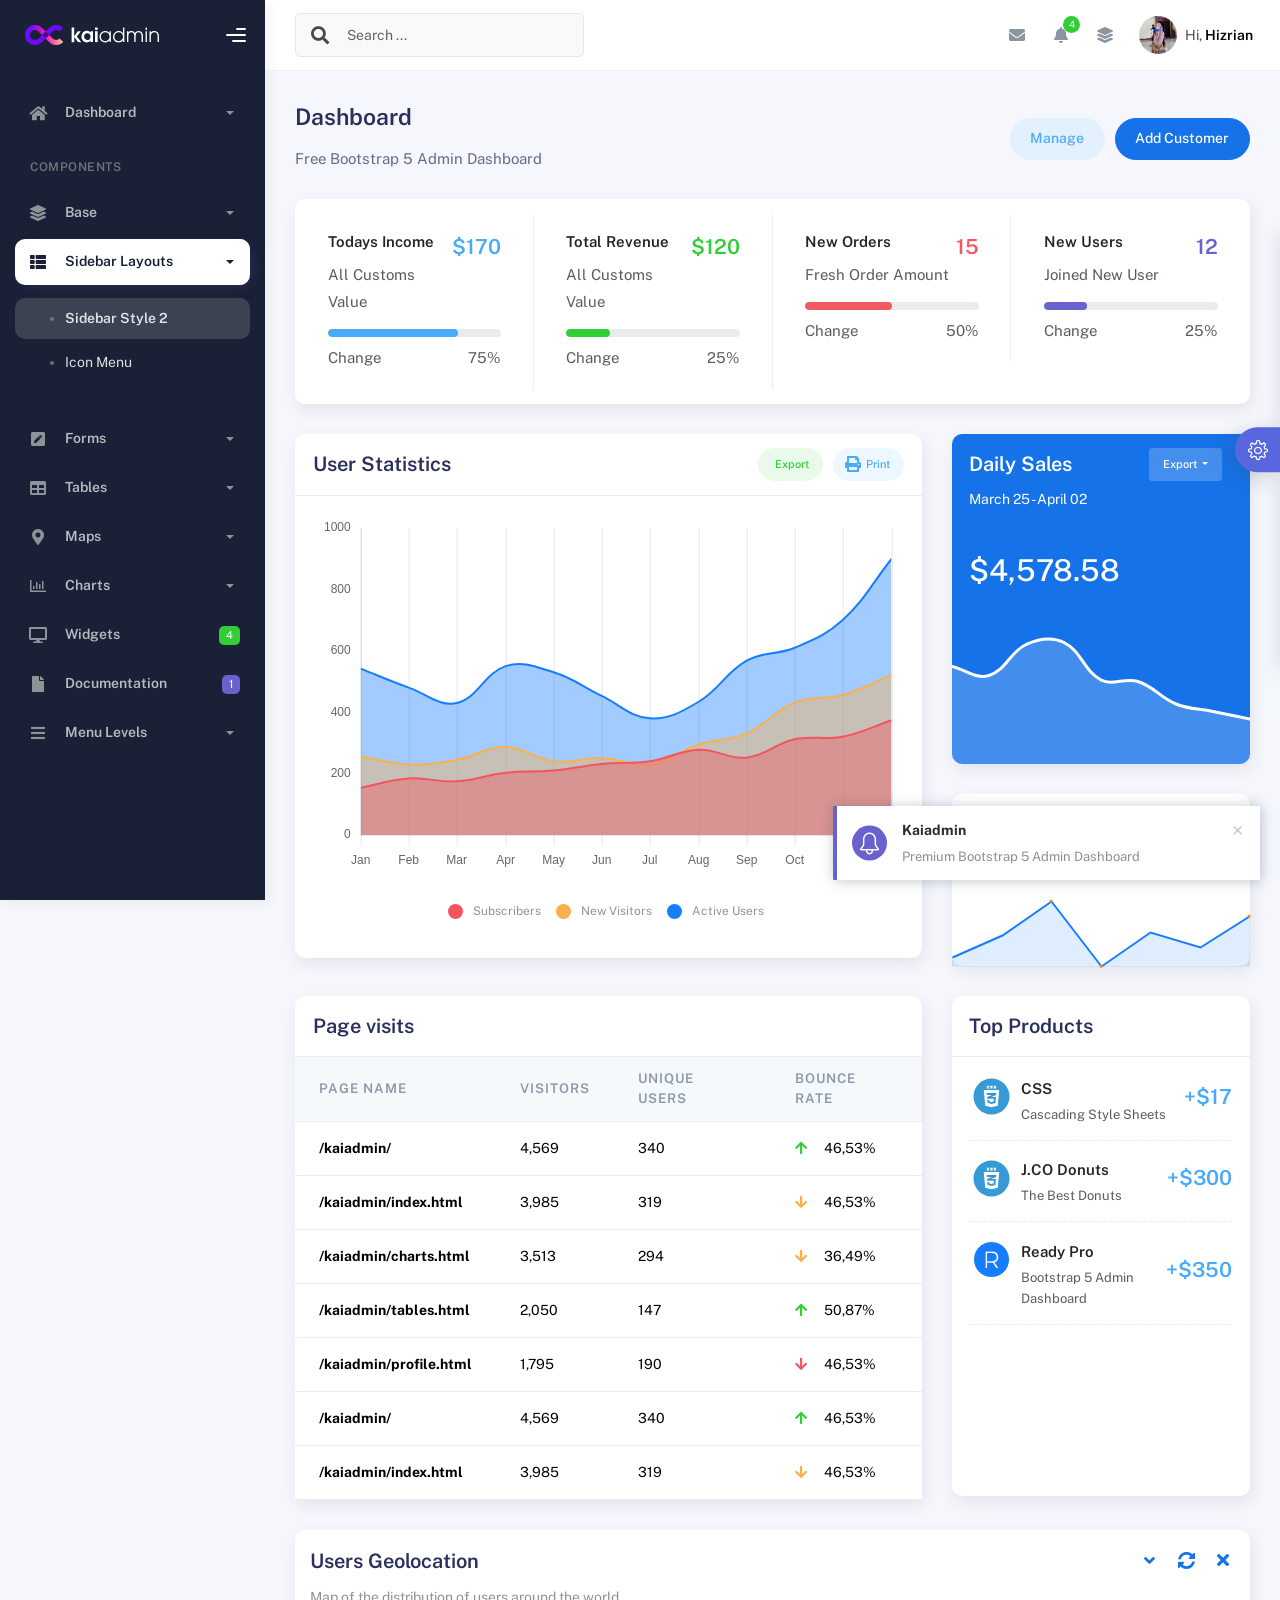
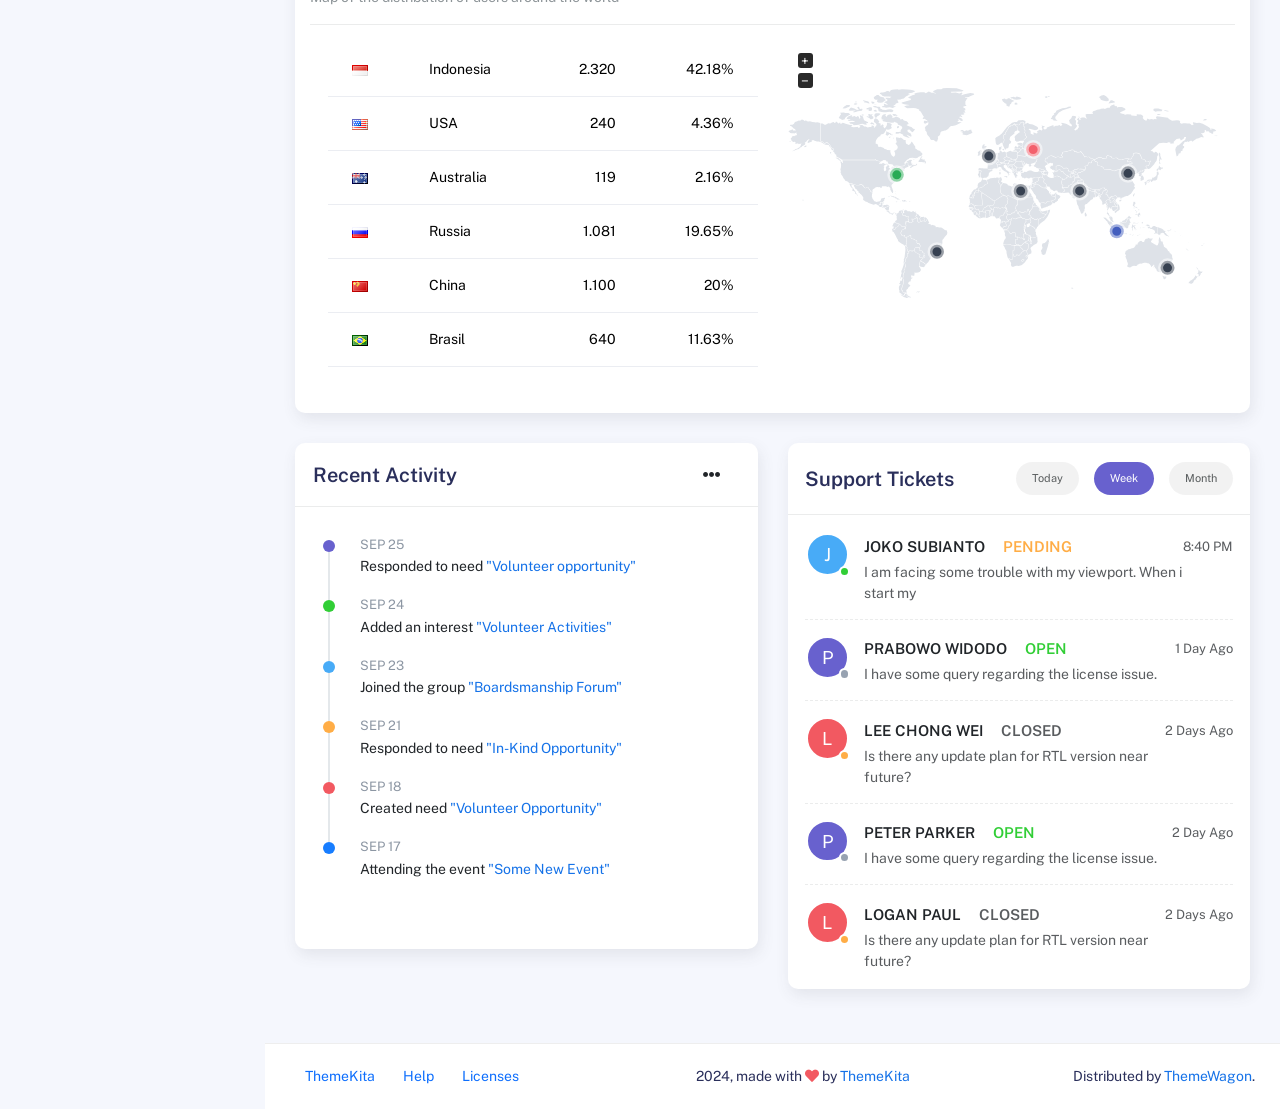
<file: admin/sidebar-style-2.html>
<!DOCTYPE html>
<html lang="en">
  <head>
    <meta http-equiv="X-UA-Compatible" content="IE=edge" />
    <title>Kaiadmin - Bootstrap 5 Admin Dashboard</title>
    <meta
      content="width=device-width, initial-scale=1.0, shrink-to-fit=no"
      name="viewport"
    />
    <link
      rel="icon"
      href="assets/img/kaiadmin/favicon.ico"
      type="image/x-icon"
    />

    <!-- Fonts and icons -->
    <script src="assets/js/plugin/webfont/webfont.min.js"></script>
    <script>
      WebFont.load({
        google: { families: ["Public Sans:300,400,500,600,700"] },
        custom: {
          families: [
            "Font Awesome 5 Solid",
            "Font Awesome 5 Regular",
            "Font Awesome 5 Brands",
            "simple-line-icons",
          ],
          urls: ["assets/css/fonts.min.css"],
        },
        active: function () {
          sessionStorage.fonts = true;
        },
      });
    </script>

    <!-- CSS Files -->
    <link rel="stylesheet" href="assets/css/bootstrap.min.css" />
    <link rel="stylesheet" href="assets/css/plugins.min.css" />
    <link rel="stylesheet" href="assets/css/kaiadmin.min.css" />

    <!-- CSS Just for demo purpose, don't include it in your project -->
    <link rel="stylesheet" href="assets/css/demo.css" />
  </head>
  <body>
    <div class="wrapper">
      <!-- Sidebar -->
      <div class="sidebar sidebar-style-2" data-background-color="dark">
        <div class="sidebar-logo">
          <!-- Logo Header -->
          <div class="logo-header" data-background-color="dark">
            <a href="index.html" class="logo">
              <img
                src="assets/img/kaiadmin/logo_light.svg"
                alt="navbar brand"
                class="navbar-brand"
                height="20"
              />
            </a>
            <div class="nav-toggle">
              <button class="btn btn-toggle toggle-sidebar">
                <i class="gg-menu-right"></i>
              </button>
              <button class="btn btn-toggle sidenav-toggler">
                <i class="gg-menu-left"></i>
              </button>
            </div>
            <button class="topbar-toggler more">
              <i class="gg-more-vertical-alt"></i>
            </button>
          </div>
          <!-- End Logo Header -->
        </div>
        <div class="sidebar-wrapper scrollbar scrollbar-inner">
          <div class="sidebar-content">
            <ul class="nav nav-secondary">
              <li class="nav-item">
                <a
                  data-bs-toggle="collapse"
                  href="#dashboard"
                  class="collapsed"
                  aria-expanded="false"
                >
                  <i class="fas fa-home"></i>
                  <p>Dashboard</p>
                  <span class="caret"></span>
                </a>
                <div class="collapse" id="dashboard">
                  <ul class="nav nav-collapse">
                    <li>
                      <a href="../demo1/index.html">
                        <span class="sub-item">Dashboard 1</span>
                      </a>
                    </li>
                  </ul>
                </div>
              </li>
              <li class="nav-section">
                <span class="sidebar-mini-icon">
                  <i class="fa fa-ellipsis-h"></i>
                </span>
                <h4 class="text-section">Components</h4>
              </li>
              <li class="nav-item">
                <a data-bs-toggle="collapse" href="#base">
                  <i class="fas fa-layer-group"></i>
                  <p>Base</p>
                  <span class="caret"></span>
                </a>
                <div class="collapse" id="base">
                  <ul class="nav nav-collapse">
                    <li>
                      <a href="components/avatars.html">
                        <span class="sub-item">Avatars</span>
                      </a>
                    </li>
                    <li>
                      <a href="components/buttons.html">
                        <span class="sub-item">Buttons</span>
                      </a>
                    </li>
                    <li>
                      <a href="components/gridsystem.html">
                        <span class="sub-item">Grid System</span>
                      </a>
                    </li>
                    <li>
                      <a href="components/panels.html">
                        <span class="sub-item">Panels</span>
                      </a>
                    </li>
                    <li>
                      <a href="components/notifications.html">
                        <span class="sub-item">Notifications</span>
                      </a>
                    </li>
                    <li>
                      <a href="components/sweetalert.html">
                        <span class="sub-item">Sweet Alert</span>
                      </a>
                    </li>
                    <li>
                      <a href="components/font-awesome-icons.html">
                        <span class="sub-item">Font Awesome Icons</span>
                      </a>
                    </li>
                    <li>
                      <a href="components/simple-line-icons.html">
                        <span class="sub-item">Simple Line Icons</span>
                      </a>
                    </li>
                    <li>
                      <a href="components/typography.html">
                        <span class="sub-item">Typography</span>
                      </a>
                    </li>
                  </ul>
                </div>
              </li>
              <li class="nav-item active submenu">
                <a data-bs-toggle="collapse" href="#sidebarLayouts">
                  <i class="fas fa-th-list"></i>
                  <p>Sidebar Layouts</p>
                  <span class="caret"></span>
                </a>
                <div class="collapse show" id="sidebarLayouts">
                  <ul class="nav nav-collapse">
                    <li class="active">
                      <a href="sidebar-style-2.html">
                        <span class="sub-item">Sidebar Style 2</span>
                      </a>
                    </li>
                    <li>
                      <a href="icon-menu.html">
                        <span class="sub-item">Icon Menu</span>
                      </a>
                    </li>
                  </ul>
                </div>
              </li>
              <li class="nav-item">
                <a data-bs-toggle="collapse" href="#forms">
                  <i class="fas fa-pen-square"></i>
                  <p>Forms</p>
                  <span class="caret"></span>
                </a>
                <div class="collapse" id="forms">
                  <ul class="nav nav-collapse">
                    <li>
                      <a href="forms/forms.html">
                        <span class="sub-item">Basic Form</span>
                      </a>
                    </li>
                  </ul>
                </div>
              </li>
              <li class="nav-item">
                <a data-bs-toggle="collapse" href="#tables">
                  <i class="fas fa-table"></i>
                  <p>Tables</p>
                  <span class="caret"></span>
                </a>
                <div class="collapse" id="tables">
                  <ul class="nav nav-collapse">
                    <li>
                      <a href="tables/tables.html">
                        <span class="sub-item">Basic Table</span>
                      </a>
                    </li>
                    <li>
                      <a href="tables/datatables.html">
                        <span class="sub-item">Datatables</span>
                      </a>
                    </li>
                  </ul>
                </div>
              </li>
              <li class="nav-item">
                <a data-bs-toggle="collapse" href="#maps">
                  <i class="fas fa-map-marker-alt"></i>
                  <p>Maps</p>
                  <span class="caret"></span>
                </a>
                <div class="collapse" id="maps">
                  <ul class="nav nav-collapse">
                    <li>
                      <a href="maps/googlemaps.html">
                        <span class="sub-item">Google Maps</span>
                      </a>
                    </li>
                    <li>
                      <a href="maps/jsvectormap.html">
                        <span class="sub-item">Jsvectormap</span>
                      </a>
                    </li>
                  </ul>
                </div>
              </li>
              <li class="nav-item">
                <a data-bs-toggle="collapse" href="#charts">
                  <i class="far fa-chart-bar"></i>
                  <p>Charts</p>
                  <span class="caret"></span>
                </a>
                <div class="collapse" id="charts">
                  <ul class="nav nav-collapse">
                    <li>
                      <a href="charts/charts.html">
                        <span class="sub-item">Chart Js</span>
                      </a>
                    </li>
                    <li>
                      <a href="charts/sparkline.html">
                        <span class="sub-item">Sparkline</span>
                      </a>
                    </li>
                  </ul>
                </div>
              </li>
              <li class="nav-item">
                <a href="widgets.html">
                  <i class="fas fa-desktop"></i>
                  <p>Widgets</p>
                  <span class="badge badge-success">4</span>
                </a>
              </li>
              <li class="nav-item">
                <a href="../../documentation/index.html">
                  <i class="fas fa-file"></i>
                  <p>Documentation</p>
                  <span class="badge badge-secondary">1</span>
                </a>
              </li>
              <li class="nav-item">
                <a data-bs-toggle="collapse" href="#submenu">
                  <i class="fas fa-bars"></i>
                  <p>Menu Levels</p>
                  <span class="caret"></span>
                </a>
                <div class="collapse" id="submenu">
                  <ul class="nav nav-collapse">
                    <li>
                      <a data-bs-toggle="collapse" href="#subnav1">
                        <span class="sub-item">Level 1</span>
                        <span class="caret"></span>
                      </a>
                      <div class="collapse" id="subnav1">
                        <ul class="nav nav-collapse subnav">
                          <li>
                            <a href="#">
                              <span class="sub-item">Level 2</span>
                            </a>
                          </li>
                          <li>
                            <a href="#">
                              <span class="sub-item">Level 2</span>
                            </a>
                          </li>
                        </ul>
                      </div>
                    </li>
                    <li>
                      <a data-bs-toggle="collapse" href="#subnav2">
                        <span class="sub-item">Level 1</span>
                        <span class="caret"></span>
                      </a>
                      <div class="collapse" id="subnav2">
                        <ul class="nav nav-collapse subnav">
                          <li>
                            <a href="#">
                              <span class="sub-item">Level 2</span>
                            </a>
                          </li>
                        </ul>
                      </div>
                    </li>
                    <li>
                      <a href="#">
                        <span class="sub-item">Level 1</span>
                      </a>
                    </li>
                  </ul>
                </div>
              </li>
            </ul>
          </div>
        </div>
      </div>
      <!-- End Sidebar -->

      <div class="main-panel">
        <div class="main-header">
          <div class="main-header-logo">
            <!-- Logo Header -->
            <div class="logo-header" data-background-color="dark">
              <a href="index.html" class="logo">
                <img
                  src="assets/img/kaiadmin/logo_light.svg"
                  alt="navbar brand"
                  class="navbar-brand"
                  height="20"
                />
              </a>
              <div class="nav-toggle">
                <button class="btn btn-toggle toggle-sidebar">
                  <i class="gg-menu-right"></i>
                </button>
                <button class="btn btn-toggle sidenav-toggler">
                  <i class="gg-menu-left"></i>
                </button>
              </div>
              <button class="topbar-toggler more">
                <i class="gg-more-vertical-alt"></i>
              </button>
            </div>
            <!-- End Logo Header -->
          </div>
          <!-- Navbar Header -->
          <nav
            class="navbar navbar-header navbar-header-transparent navbar-expand-lg border-bottom"
          >
            <div class="container-fluid">
              <nav
                class="navbar navbar-header-left navbar-expand-lg navbar-form nav-search p-0 d-none d-lg-flex"
              >
                <div class="input-group">
                  <div class="input-group-prepend">
                    <button type="submit" class="btn btn-search pe-1">
                      <i class="fa fa-search search-icon"></i>
                    </button>
                  </div>
                  <input
                    type="text"
                    placeholder="Search ..."
                    class="form-control"
                  />
                </div>
              </nav>

              <ul class="navbar-nav topbar-nav ms-md-auto align-items-center">
                <li
                  class="nav-item topbar-icon dropdown hidden-caret d-flex d-lg-none"
                >
                  <a
                    class="nav-link dropdown-toggle"
                    data-bs-toggle="dropdown"
                    href="#"
                    role="button"
                    aria-expanded="false"
                    aria-haspopup="true"
                  >
                    <i class="fa fa-search"></i>
                  </a>
                  <ul class="dropdown-menu dropdown-search animated fadeIn">
                    <form class="navbar-left navbar-form nav-search">
                      <div class="input-group">
                        <input
                          type="text"
                          placeholder="Search ..."
                          class="form-control"
                        />
                      </div>
                    </form>
                  </ul>
                </li>
                <li class="nav-item topbar-icon dropdown hidden-caret">
                  <a
                    class="nav-link dropdown-toggle"
                    href="#"
                    id="messageDropdown"
                    role="button"
                    data-bs-toggle="dropdown"
                    aria-haspopup="true"
                    aria-expanded="false"
                  >
                    <i class="fa fa-envelope"></i>
                  </a>
                  <ul
                    class="dropdown-menu messages-notif-box animated fadeIn"
                    aria-labelledby="messageDropdown"
                  >
                    <li>
                      <div
                        class="dropdown-title d-flex justify-content-between align-items-center"
                      >
                        Messages
                        <a href="#" class="small">Mark all as read</a>
                      </div>
                    </li>
                    <li>
                      <div class="message-notif-scroll scrollbar-outer">
                        <div class="notif-center">
                          <a href="#">
                            <div class="notif-img">
                              <img
                                src="assets/img/jm_denis.jpg"
                                alt="Img Profile"
                              />
                            </div>
                            <div class="notif-content">
                              <span class="subject">Jimmy Denis</span>
                              <span class="block"> How are you ? </span>
                              <span class="time">5 minutes ago</span>
                            </div>
                          </a>
                          <a href="#">
                            <div class="notif-img">
                              <img
                                src="assets/img/chadengle.jpg"
                                alt="Img Profile"
                              />
                            </div>
                            <div class="notif-content">
                              <span class="subject">Chad</span>
                              <span class="block"> Ok, Thanks ! </span>
                              <span class="time">12 minutes ago</span>
                            </div>
                          </a>
                          <a href="#">
                            <div class="notif-img">
                              <img
                                src="assets/img/mlane.jpg"
                                alt="Img Profile"
                              />
                            </div>
                            <div class="notif-content">
                              <span class="subject">Jhon Doe</span>
                              <span class="block">
                                Ready for the meeting today...
                              </span>
                              <span class="time">12 minutes ago</span>
                            </div>
                          </a>
                          <a href="#">
                            <div class="notif-img">
                              <img
                                src="assets/img/talha.jpg"
                                alt="Img Profile"
                              />
                            </div>
                            <div class="notif-content">
                              <span class="subject">Talha</span>
                              <span class="block"> Hi, Apa Kabar ? </span>
                              <span class="time">17 minutes ago</span>
                            </div>
                          </a>
                        </div>
                      </div>
                    </li>
                    <li>
                      <a class="see-all" href="javascript:void(0);"
                        >See all messages<i class="fa fa-angle-right"></i>
                      </a>
                    </li>
                  </ul>
                </li>
                <li class="nav-item topbar-icon dropdown hidden-caret">
                  <a
                    class="nav-link dropdown-toggle"
                    href="#"
                    id="notifDropdown"
                    role="button"
                    data-bs-toggle="dropdown"
                    aria-haspopup="true"
                    aria-expanded="false"
                  >
                    <i class="fa fa-bell"></i>
                    <span class="notification">4</span>
                  </a>
                  <ul
                    class="dropdown-menu notif-box animated fadeIn"
                    aria-labelledby="notifDropdown"
                  >
                    <li>
                      <div class="dropdown-title">
                        You have 4 new notification
                      </div>
                    </li>
                    <li>
                      <div class="notif-scroll scrollbar-outer">
                        <div class="notif-center">
                          <a href="#">
                            <div class="notif-icon notif-primary">
                              <i class="fa fa-user-plus"></i>
                            </div>
                            <div class="notif-content">
                              <span class="block"> New user registered </span>
                              <span class="time">5 minutes ago</span>
                            </div>
                          </a>
                          <a href="#">
                            <div class="notif-icon notif-success">
                              <i class="fa fa-comment"></i>
                            </div>
                            <div class="notif-content">
                              <span class="block">
                                Rahmad commented on Admin
                              </span>
                              <span class="time">12 minutes ago</span>
                            </div>
                          </a>
                          <a href="#">
                            <div class="notif-img">
                              <img
                                src="assets/img/profile2.jpg"
                                alt="Img Profile"
                              />
                            </div>
                            <div class="notif-content">
                              <span class="block">
                                Reza send messages to you
                              </span>
                              <span class="time">12 minutes ago</span>
                            </div>
                          </a>
                          <a href="#">
                            <div class="notif-icon notif-danger">
                              <i class="fa fa-heart"></i>
                            </div>
                            <div class="notif-content">
                              <span class="block"> Farrah liked Admin </span>
                              <span class="time">17 minutes ago</span>
                            </div>
                          </a>
                        </div>
                      </div>
                    </li>
                    <li>
                      <a class="see-all" href="javascript:void(0);"
                        >See all notifications<i class="fa fa-angle-right"></i>
                      </a>
                    </li>
                  </ul>
                </li>
                <li class="nav-item topbar-icon dropdown hidden-caret">
                  <a
                    class="nav-link"
                    data-bs-toggle="dropdown"
                    href="#"
                    aria-expanded="false"
                  >
                    <i class="fas fa-layer-group"></i>
                  </a>
                  <div class="dropdown-menu quick-actions animated fadeIn">
                    <div class="quick-actions-header">
                      <span class="title mb-1">Quick Actions</span>
                      <span class="subtitle op-7">Shortcuts</span>
                    </div>
                    <div class="quick-actions-scroll scrollbar-outer">
                      <div class="quick-actions-items">
                        <div class="row m-0">
                          <a class="col-6 col-md-4 p-0" href="#">
                            <div class="quick-actions-item">
                              <div class="avatar-item bg-danger rounded-circle">
                                <i class="far fa-calendar-alt"></i>
                              </div>
                              <span class="text">Calendar</span>
                            </div>
                          </a>
                          <a class="col-6 col-md-4 p-0" href="#">
                            <div class="quick-actions-item">
                              <div
                                class="avatar-item bg-warning rounded-circle"
                              >
                                <i class="fas fa-map"></i>
                              </div>
                              <span class="text">Maps</span>
                            </div>
                          </a>
                          <a class="col-6 col-md-4 p-0" href="#">
                            <div class="quick-actions-item">
                              <div class="avatar-item bg-info rounded-circle">
                                <i class="fas fa-file-excel"></i>
                              </div>
                              <span class="text">Reports</span>
                            </div>
                          </a>
                          <a class="col-6 col-md-4 p-0" href="#">
                            <div class="quick-actions-item">
                              <div
                                class="avatar-item bg-success rounded-circle"
                              >
                                <i class="fas fa-envelope"></i>
                              </div>
                              <span class="text">Emails</span>
                            </div>
                          </a>
                          <a class="col-6 col-md-4 p-0" href="#">
                            <div class="quick-actions-item">
                              <div
                                class="avatar-item bg-primary rounded-circle"
                              >
                                <i class="fas fa-file-invoice-dollar"></i>
                              </div>
                              <span class="text">Invoice</span>
                            </div>
                          </a>
                          <a class="col-6 col-md-4 p-0" href="#">
                            <div class="quick-actions-item">
                              <div
                                class="avatar-item bg-secondary rounded-circle"
                              >
                                <i class="fas fa-credit-card"></i>
                              </div>
                              <span class="text">Payments</span>
                            </div>
                          </a>
                        </div>
                      </div>
                    </div>
                  </div>
                </li>

                <li class="nav-item topbar-user dropdown hidden-caret">
                  <a
                    class="dropdown-toggle profile-pic"
                    data-bs-toggle="dropdown"
                    href="#"
                    aria-expanded="false"
                  >
                    <div class="avatar-sm">
                      <img
                        src="assets/img/profile.jpg"
                        alt="..."
                        class="avatar-img rounded-circle"
                      />
                    </div>
                    <span class="profile-username">
                      <span class="op-7">Hi,</span>
                      <span class="fw-bold">Hizrian</span>
                    </span>
                  </a>
                  <ul class="dropdown-menu dropdown-user animated fadeIn">
                    <div class="dropdown-user-scroll scrollbar-outer">
                      <li>
                        <div class="user-box">
                          <div class="avatar-lg">
                            <img
                              src="assets/img/profile.jpg"
                              alt="image profile"
                              class="avatar-img rounded"
                            />
                          </div>
                          <div class="u-text">
                            <h4>Hizrian</h4>
                            <p class="text-muted">hello@example.com</p>
                            <a
                              href="profile.html"
                              class="btn btn-xs btn-secondary btn-sm"
                              >View Profile</a
                            >
                          </div>
                        </div>
                      </li>
                      <li>
                        <div class="dropdown-divider"></div>
                        <a class="dropdown-item" href="#">My Profile</a>
                        <a class="dropdown-item" href="#">My Balance</a>
                        <a class="dropdown-item" href="#">Inbox</a>
                        <div class="dropdown-divider"></div>
                        <a class="dropdown-item" href="#">Account Setting</a>
                        <div class="dropdown-divider"></div>
                        <a class="dropdown-item" href="#">Logout</a>
                      </li>
                    </div>
                  </ul>
                </li>
              </ul>
            </div>
          </nav>
          <!-- End Navbar -->
        </div>

        <div class="container">
          <div class="page-inner">
            <div
              class="d-flex align-items-left align-items-md-center flex-column flex-md-row pt-2 pb-4"
            >
              <div>
                <h3 class="fw-bold mb-3">Dashboard</h3>
                <h6 class="op-7 mb-2">Free Bootstrap 5 Admin Dashboard</h6>
              </div>
              <div class="ms-md-auto py-2 py-md-0">
                <a href="#" class="btn btn-label-info btn-round me-2">Manage</a>
                <a href="#" class="btn btn-primary btn-round">Add Customer</a>
              </div>
            </div>
            <div class="row row-card-no-pd">
              <div class="col-12 col-sm-6 col-md-6 col-xl-3">
                <div class="card">
                  <div class="card-body">
                    <div class="d-flex justify-content-between">
                      <div>
                        <h6><b>Todays Income</b></h6>
                        <p class="text-muted">All Customs Value</p>
                      </div>
                      <h4 class="text-info fw-bold">$170</h4>
                    </div>
                    <div class="progress progress-sm">
                      <div
                        class="progress-bar bg-info w-75"
                        role="progressbar"
                        aria-valuenow="75"
                        aria-valuemin="0"
                        aria-valuemax="100"
                      ></div>
                    </div>
                    <div class="d-flex justify-content-between mt-2">
                      <p class="text-muted mb-0">Change</p>
                      <p class="text-muted mb-0">75%</p>
                    </div>
                  </div>
                </div>
              </div>
              <div class="col-12 col-sm-6 col-md-6 col-xl-3">
                <div class="card">
                  <div class="card-body">
                    <div class="d-flex justify-content-between">
                      <div>
                        <h6><b>Total Revenue</b></h6>
                        <p class="text-muted">All Customs Value</p>
                      </div>
                      <h4 class="text-success fw-bold">$120</h4>
                    </div>
                    <div class="progress progress-sm">
                      <div
                        class="progress-bar bg-success w-25"
                        role="progressbar"
                        aria-valuenow="25"
                        aria-valuemin="0"
                        aria-valuemax="100"
                      ></div>
                    </div>
                    <div class="d-flex justify-content-between mt-2">
                      <p class="text-muted mb-0">Change</p>
                      <p class="text-muted mb-0">25%</p>
                    </div>
                  </div>
                </div>
              </div>
              <div class="col-12 col-sm-6 col-md-6 col-xl-3">
                <div class="card">
                  <div class="card-body">
                    <div class="d-flex justify-content-between">
                      <div>
                        <h6><b>New Orders</b></h6>
                        <p class="text-muted">Fresh Order Amount</p>
                      </div>
                      <h4 class="text-danger fw-bold">15</h4>
                    </div>
                    <div class="progress progress-sm">
                      <div
                        class="progress-bar bg-danger w-50"
                        role="progressbar"
                        aria-valuenow="50"
                        aria-valuemin="0"
                        aria-valuemax="100"
                      ></div>
                    </div>
                    <div class="d-flex justify-content-between mt-2">
                      <p class="text-muted mb-0">Change</p>
                      <p class="text-muted mb-0">50%</p>
                    </div>
                  </div>
                </div>
              </div>
              <div class="col-12 col-sm-6 col-md-6 col-xl-3">
                <div class="card">
                  <div class="card-body">
                    <div class="d-flex justify-content-between">
                      <div>
                        <h6><b>New Users</b></h6>
                        <p class="text-muted">Joined New User</p>
                      </div>
                      <h4 class="text-secondary fw-bold">12</h4>
                    </div>
                    <div class="progress progress-sm">
                      <div
                        class="progress-bar bg-secondary w-25"
                        role="progressbar"
                        aria-valuenow="25"
                        aria-valuemin="0"
                        aria-valuemax="100"
                      ></div>
                    </div>
                    <div class="d-flex justify-content-between mt-2">
                      <p class="text-muted mb-0">Change</p>
                      <p class="text-muted mb-0">25%</p>
                    </div>
                  </div>
                </div>
              </div>
            </div>
            <div class="row">
              <div class="col-md-8">
                <div class="card">
                  <div class="card-header">
                    <div class="card-head-row">
                      <div class="card-title">User Statistics</div>
                      <div class="card-tools">
                        <a
                          href="#"
                          class="btn btn-label-success btn-round btn-sm me-2"
                        >
                          <span class="btn-label">
                            <i class="fa fa-pencil"></i>
                          </span>
                          Export
                        </a>
                        <a href="#" class="btn btn-label-info btn-round btn-sm">
                          <span class="btn-label">
                            <i class="fa fa-print"></i>
                          </span>
                          Print
                        </a>
                      </div>
                    </div>
                  </div>
                  <div class="card-body">
                    <div class="chart-container" style="min-height: 375px">
                      <canvas id="statisticsChart"></canvas>
                    </div>
                    <div id="myChartLegend"></div>
                  </div>
                </div>
              </div>
              <div class="col-md-4">
                <div class="card card-primary">
                  <div class="card-header">
                    <div class="card-head-row">
                      <div class="card-title">Daily Sales</div>
                      <div class="card-tools">
                        <div class="dropdown">
                          <button
                            class="btn btn-sm btn-label-light dropdown-toggle"
                            type="button"
                            id="dropdownMenuButton"
                            data-bs-toggle="dropdown"
                            aria-haspopup="true"
                            aria-expanded="false"
                          >
                            Export
                          </button>
                          <div
                            class="dropdown-menu"
                            aria-labelledby="dropdownMenuButton"
                          >
                            <a class="dropdown-item" href="#">Action</a>
                            <a class="dropdown-item" href="#">Another action</a>
                            <a class="dropdown-item" href="#"
                              >Something else here</a
                            >
                          </div>
                        </div>
                      </div>
                    </div>
                    <div class="card-category">March 25 - April 02</div>
                  </div>
                  <div class="card-body pb-0">
                    <div class="mb-4 mt-2">
                      <h1>$4,578.58</h1>
                    </div>
                    <div class="pull-in">
                      <canvas id="dailySalesChart"></canvas>
                    </div>
                  </div>
                </div>
                <div class="card">
                  <div class="card-body pb-0">
                    <div class="h1 fw-bold float-end text-primary">+5%</div>
                    <h2 class="mb-2">17</h2>
                    <p class="text-muted">Users online</p>
                    <div class="pull-in sparkline-fix">
                      <div id="lineChart"></div>
                    </div>
                  </div>
                </div>
              </div>
            </div>
            <!-- <div class="row">
						<div class="col-md-4">
							<div class="card">
								<div class="card-body pb-0">
									<div class="h1 fw-bold float-end text-primary">+5%</div>
									<h2 class="mb-2">17</h2>
									<p class="text-muted">Users online</p>
									<div class="pull-in sparkline-fix">
										<div id="lineChart"></div>
									</div>
								</div>
							</div>
						</div>
						<div class="col-md-4">
							<div class="card">
								<div class="card-body pb-0">
									<div class="h1 fw-bold float-end text-danger">-3%</div>
									<h2 class="mb-2">27</h2>
									<p class="text-muted">New Users</p>
									<div class="pull-in sparkline-fix">
										<div id="lineChart2"></div>
									</div>
								</div>
							</div>
						</div>
						<div class="col-md-4">
							<div class="card">
								<div class="card-body pb-0">
									<div class="h1 fw-bold float-end text-warning">+7%</div>
									<h2 class="mb-2">213</h2>
									<p class="text-muted">Transactions</p>
									<div class="pull-in sparkline-fix">
										<div id="lineChart3"></div>
									</div>
								</div>
							</div>
						</div>
					</div> -->
            <!-- <div class="row">
						<div class="col-md-4">
							<div class="card">
								<div class="card-header">
									<div class="card-title">Top Products</div>
								</div>
								<div class="card-body pb-0">
									<div class="d-flex">
										<div class="avatar">
											<img src="assets/img/logoproduct.svg" alt="..." class="avatar-img rounded-circle">
										</div>
										<div class="flex-1 pt-1 ms-2">
											<h6 class="fw-bold mb-1">CSS</h6>
											<small class="text-muted">Cascading Style Sheets</small>
										</div>
										<div class="d-flex ms-auto align-items-center">
											<h4 class="text-info fw-bold">+$17</h4>
										</div>
									</div>
									<div class="separator-dashed"></div>
									<div class="d-flex">
										<div class="avatar">
											<img src="assets/img/logoproduct.svg" alt="..." class="avatar-img rounded-circle">
										</div>
										<div class="flex-1 pt-1 ms-2">
											<h6 class="fw-bold mb-1">J.CO Donuts</h6>
											<small class="text-muted">The Best Donuts</small>
										</div>
										<div class="d-flex ms-auto align-items-center">
											<h4 class="text-info fw-bold">+$300</h4>
										</div>
									</div>
									<div class="separator-dashed"></div>
									<div class="d-flex">
										<div class="avatar">
											<img src="assets/img/logoproduct3.svg" alt="..." class="avatar-img rounded-circle">
										</div>
										<div class="flex-1 pt-1 ms-2">
											<h6 class="fw-bold mb-1">Ready Pro</h6>
											<small class="text-muted">Bootstrap 5 Admin Dashboard</small>
										</div>
										<div class="d-flex ms-auto align-items-center">
											<h4 class="text-info fw-bold">+$350</h4>
										</div>
									</div>
									<div class="separator-dashed"></div>
									<div class="pull-in">
										<canvas id="topProductsChart"></canvas>
									</div>
								</div>
							</div>
						</div>
						<div class="col-md-4">
							<div class="card">
								<div class="card-body">
									<div class="card-title fw-mediumbold">Suggested People</div>
									<div class="card-list">
										<div class="item-list">
											<div class="avatar">
												<img src="assets/img/jm_denis.jpg" alt="..." class="avatar-img rounded-circle">
											</div>
											<div class="info-user ms-3">
												<div class="username">Jimmy Denis</div>
												<div class="status">Graphic Designer</div>
											</div>
											<button class="btn btn-icon btn-primary btn-round btn-xs">
												<i class="fa fa-plus"></i>
											</button>
										</div>
										<div class="item-list">
											<div class="avatar">
												<img src="assets/img/chadengle.jpg" alt="..." class="avatar-img rounded-circle">
											</div>
											<div class="info-user ms-3">
												<div class="username">Chad</div>
												<div class="status">CEO Zeleaf</div>
											</div>
											<button class="btn btn-icon btn-primary btn-round btn-xs">
												<i class="fa fa-plus"></i>
											</button>
										</div>
										<div class="item-list">
											<div class="avatar">
												<img src="assets/img/talha.jpg" alt="..." class="avatar-img rounded-circle">
											</div>
											<div class="info-user ms-3">
												<div class="username">Talha</div>
												<div class="status">Front End Designer</div>
											</div>
											<button class="btn btn-icon btn-primary btn-round btn-xs">
												<i class="fa fa-plus"></i>
											</button>
										</div>
										<div class="item-list">
											<div class="avatar">
												<img src="assets/img/mlane.jpg" alt="..." class="avatar-img rounded-circle">
											</div>
											<div class="info-user ms-3">
												<div class="username">John Doe</div>
												<div class="status">Back End Developer</div>
											</div>
											<button class="btn btn-icon btn-primary btn-round btn-xs">
												<i class="fa fa-plus"></i>
											</button>
										</div>
										<div class="item-list">
											<div class="avatar">
												<img src="assets/img/talha.jpg" alt="..." class="avatar-img rounded-circle">
											</div>
											<div class="info-user ms-3">
												<div class="username">Talha</div>
												<div class="status">Front End Designer</div>
											</div>
											<button class="btn btn-icon btn-primary btn-round btn-xs">
												<i class="fa fa-plus"></i>
											</button>
										</div>
										<div class="item-list">
											<div class="avatar">
												<img src="assets/img/jm_denis.jpg" alt="..." class="avatar-img rounded-circle">
											</div>
											<div class="info-user ms-3">
												<div class="username">Jimmy Denis</div>
												<div class="status">Graphic Designer</div>
											</div>
											<button class="btn btn-icon btn-primary btn-round btn-xs">
												<i class="fa fa-plus"></i>
											</button>
										</div>
									</div>
								</div>
							</div>
						</div>
						<div class="col-md-4">
							<div class="card card-primary bg-primary-gradient">
								<div class="card-body">
									<h5 class="mt-3 b-b1 pb-2 mb-4 fw-bold">Active user right now</h5>
									<h1 class="mb-4 fw-bold">17</h1>
									<h5 class="mt-3 b-b1 pb-2 mb-5 fw-bold">Page view per minutes</h5>
									<div id="activeUsersChart"></div>
									<h5 class="mt-5 pb-3 mb-0 fw-bold">Top active pages</h5>
									<ul class="list-unstyled">
										<li class="d-flex justify-content-between pb-1 pt-1"><small>/product/readypro/index.html</small> <span>7</span></li>
										<li class="d-flex justify-content-between pb-1 pt-1"><small>/product/kaiadmin/demo.html</small> <span>10</span></li>
									</ul>
								</div>
							</div>
						</div>
					</div> -->
            <div class="row">
              <div class="col-md-8">
                <div class="card">
                  <div class="card-header">
                    <div class="card-title">Page visits</div>
                  </div>
                  <div class="card-body p-0">
                    <div class="table-responsive">
                      <!-- Projects table -->
                      <table class="table align-items-center mb-0">
                        <thead class="thead-light">
                          <tr>
                            <th scope="col">Page name</th>
                            <th scope="col">Visitors</th>
                            <th scope="col">Unique users</th>
                            <th scope="col">Bounce rate</th>
                          </tr>
                        </thead>
                        <tbody>
                          <tr>
                            <th scope="row">/kaiadmin/</th>
                            <td>4,569</td>
                            <td>340</td>
                            <td>
                              <i class="fas fa-arrow-up text-success me-3"></i>
                              46,53%
                            </td>
                          </tr>
                          <tr>
                            <th scope="row">/kaiadmin/index.html</th>
                            <td>3,985</td>
                            <td>319</td>
                            <td>
                              <i
                                class="fas fa-arrow-down text-warning me-3"
                              ></i>
                              46,53%
                            </td>
                          </tr>
                          <tr>
                            <th scope="row">/kaiadmin/charts.html</th>
                            <td>3,513</td>
                            <td>294</td>
                            <td>
                              <i
                                class="fas fa-arrow-down text-warning me-3"
                              ></i>
                              36,49%
                            </td>
                          </tr>
                          <tr>
                            <th scope="row">/kaiadmin/tables.html</th>
                            <td>2,050</td>
                            <td>147</td>
                            <td>
                              <i class="fas fa-arrow-up text-success me-3"></i>
                              50,87%
                            </td>
                          </tr>
                          <tr>
                            <th scope="row">/kaiadmin/profile.html</th>
                            <td>1,795</td>
                            <td>190</td>
                            <td>
                              <i class="fas fa-arrow-down text-danger me-3"></i>
                              46,53%
                            </td>
                          </tr>
                          <tr>
                            <th scope="row">/kaiadmin/</th>
                            <td>4,569</td>
                            <td>340</td>
                            <td>
                              <i class="fas fa-arrow-up text-success me-3"></i>
                              46,53%
                            </td>
                          </tr>
                          <tr>
                            <th scope="row">/kaiadmin/index.html</th>
                            <td>3,985</td>
                            <td>319</td>
                            <td>
                              <i
                                class="fas fa-arrow-down text-warning me-3"
                              ></i>
                              46,53%
                            </td>
                          </tr>
                        </tbody>
                      </table>
                    </div>
                  </div>
                </div>
              </div>
              <div class="col-md-4">
                <div class="card">
                  <div class="card-header">
                    <div class="card-title">Top Products</div>
                  </div>
                  <div class="card-body pb-0">
                    <div class="d-flex">
                      <div class="avatar">
                        <img
                          src="assets/img/logoproduct.svg"
                          alt="..."
                          class="avatar-img rounded-circle"
                        />
                      </div>
                      <div class="flex-1 pt-1 ms-2">
                        <h6 class="fw-bold mb-1">CSS</h6>
                        <small class="text-muted">Cascading Style Sheets</small>
                      </div>
                      <div class="d-flex ms-auto align-items-center">
                        <h4 class="text-info fw-bold">+$17</h4>
                      </div>
                    </div>
                    <div class="separator-dashed"></div>
                    <div class="d-flex">
                      <div class="avatar">
                        <img
                          src="assets/img/logoproduct.svg"
                          alt="..."
                          class="avatar-img rounded-circle"
                        />
                      </div>
                      <div class="flex-1 pt-1 ms-2">
                        <h6 class="fw-bold mb-1">J.CO Donuts</h6>
                        <small class="text-muted">The Best Donuts</small>
                      </div>
                      <div class="d-flex ms-auto align-items-center">
                        <h4 class="text-info fw-bold">+$300</h4>
                      </div>
                    </div>
                    <div class="separator-dashed"></div>
                    <div class="d-flex">
                      <div class="avatar">
                        <img
                          src="assets/img/logoproduct3.svg"
                          alt="..."
                          class="avatar-img rounded-circle"
                        />
                      </div>
                      <div class="flex-1 pt-1 ms-2">
                        <h6 class="fw-bold mb-1">Ready Pro</h6>
                        <small class="text-muted"
                          >Bootstrap 5 Admin Dashboard</small
                        >
                      </div>
                      <div class="d-flex ms-auto align-items-center">
                        <h4 class="text-info fw-bold">+$350</h4>
                      </div>
                    </div>
                    <div class="separator-dashed"></div>
                    <div class="pull-in">
                      <canvas id="topProductsChart"></canvas>
                    </div>
                  </div>
                </div>
              </div>
            </div>
            <div class="row row-card-no-pd">
              <div class="col-md-12">
                <div class="card">
                  <div class="card-header">
                    <div class="card-head-row card-tools-still-right">
                      <h4 class="card-title">Users Geolocation</h4>
                      <div class="card-tools">
                        <button
                          class="btn btn-icon btn-link btn-primary btn-xs"
                        >
                          <span class="fa fa-angle-down"></span>
                        </button>
                        <button
                          class="btn btn-icon btn-link btn-primary btn-xs btn-refresh-card"
                        >
                          <span class="fa fa-sync-alt"></span>
                        </button>
                        <button
                          class="btn btn-icon btn-link btn-primary btn-xs"
                        >
                          <span class="fa fa-times"></span>
                        </button>
                      </div>
                    </div>
                    <p class="card-category">
                      Map of the distribution of users around the world
                    </p>
                  </div>
                  <div class="card-body">
                    <div class="row">
                      <div class="col-md-6">
                        <div class="table-responsive table-hover table-sales">
                          <table class="table">
                            <tbody>
                              <tr>
                                <td>
                                  <div class="flag">
                                    <img
                                      src="assets/img/flags/id.png"
                                      alt="indonesia"
                                    />
                                  </div>
                                </td>
                                <td>Indonesia</td>
                                <td class="text-end">2.320</td>
                                <td class="text-end">42.18%</td>
                              </tr>
                              <tr>
                                <td>
                                  <div class="flag">
                                    <img
                                      src="assets/img/flags/us.png"
                                      alt="united states"
                                    />
                                  </div>
                                </td>
                                <td>USA</td>
                                <td class="text-end">240</td>
                                <td class="text-end">4.36%</td>
                              </tr>
                              <tr>
                                <td>
                                  <div class="flag">
                                    <img
                                      src="assets/img/flags/au.png"
                                      alt="australia"
                                    />
                                  </div>
                                </td>
                                <td>Australia</td>
                                <td class="text-end">119</td>
                                <td class="text-end">2.16%</td>
                              </tr>
                              <tr>
                                <td>
                                  <div class="flag">
                                    <img
                                      src="assets/img/flags/ru.png"
                                      alt="russia"
                                    />
                                  </div>
                                </td>
                                <td>Russia</td>
                                <td class="text-end">1.081</td>
                                <td class="text-end">19.65%</td>
                              </tr>
                              <tr>
                                <td>
                                  <div class="flag">
                                    <img
                                      src="assets/img/flags/cn.png"
                                      alt="china"
                                    />
                                  </div>
                                </td>
                                <td>China</td>
                                <td class="text-end">1.100</td>
                                <td class="text-end">20%</td>
                              </tr>
                              <tr>
                                <td>
                                  <div class="flag">
                                    <img
                                      src="assets/img/flags/br.png"
                                      alt="brazil"
                                    />
                                  </div>
                                </td>
                                <td>Brasil</td>
                                <td class="text-end">640</td>
                                <td class="text-end">11.63%</td>
                              </tr>
                            </tbody>
                          </table>
                        </div>
                      </div>
                      <div class="col-md-6">
                        <div class="mapcontainer">
                          <div
                            id="world-map"
                            class="w-100"
                            style="height: 300px"
                          ></div>
                        </div>
                      </div>
                    </div>
                  </div>
                </div>
              </div>
            </div>
            <div class="row">
              <div class="col-md-6">
                <div class="card">
                  <div class="card-header">
                    <div class="card-head-row card-tools-still-right">
                      <div class="card-title">Recent Activity</div>
                      <div class="card-tools">
                        <div class="dropdown">
                          <button
                            class="btn btn-icon btn-clean"
                            type="button"
                            id="dropdownMenuButton"
                            data-bs-toggle="dropdown"
                            aria-haspopup="true"
                            aria-expanded="false"
                          >
                            <i class="fas fa-ellipsis-h"></i>
                          </button>
                          <div
                            class="dropdown-menu"
                            aria-labelledby="dropdownMenuButton"
                          >
                            <a class="dropdown-item" href="#">Action</a>
                            <a class="dropdown-item" href="#">Another action</a>
                            <a class="dropdown-item" href="#"
                              >Something else here</a
                            >
                          </div>
                        </div>
                      </div>
                    </div>
                  </div>
                  <div class="card-body">
                    <ol class="activity-feed">
                      <li class="feed-item feed-item-secondary">
                        <time class="date" datetime="9-25">Sep 25</time>
                        <span class="text"
                          >Responded to need
                          <a href="#">"Volunteer opportunity"</a></span
                        >
                      </li>
                      <li class="feed-item feed-item-success">
                        <time class="date" datetime="9-24">Sep 24</time>
                        <span class="text"
                          >Added an interest
                          <a href="#">"Volunteer Activities"</a></span
                        >
                      </li>
                      <li class="feed-item feed-item-info">
                        <time class="date" datetime="9-23">Sep 23</time>
                        <span class="text"
                          >Joined the group
                          <a href="single-group.php"
                            >"Boardsmanship Forum"</a
                          ></span
                        >
                      </li>
                      <li class="feed-item feed-item-warning">
                        <time class="date" datetime="9-21">Sep 21</time>
                        <span class="text"
                          >Responded to need
                          <a href="#">"In-Kind Opportunity"</a></span
                        >
                      </li>
                      <li class="feed-item feed-item-danger">
                        <time class="date" datetime="9-18">Sep 18</time>
                        <span class="text"
                          >Created need
                          <a href="#">"Volunteer Opportunity"</a></span
                        >
                      </li>
                      <li class="feed-item">
                        <time class="date" datetime="9-17">Sep 17</time>
                        <span class="text"
                          >Attending the event
                          <a href="single-event.php">"Some New Event"</a></span
                        >
                      </li>
                    </ol>
                  </div>
                </div>
              </div>
              <div class="col-md-6">
                <div class="card">
                  <div class="card-header">
                    <div class="card-head-row">
                      <div class="card-title">Support Tickets</div>
                      <div class="card-tools">
                        <ul
                          class="nav nav-pills nav-secondary nav-pills-no-bd nav-sm"
                          id="pills-tab"
                          role="tablist"
                        >
                          <li class="nav-item">
                            <a
                              class="nav-link"
                              id="pills-today"
                              data-bs-toggle="pill"
                              href="#pills-today"
                              role="tab"
                              aria-selected="true"
                              >Today</a
                            >
                          </li>
                          <li class="nav-item">
                            <a
                              class="nav-link active"
                              id="pills-week"
                              data-bs-toggle="pill"
                              href="#pills-week"
                              role="tab"
                              aria-selected="false"
                              >Week</a
                            >
                          </li>
                          <li class="nav-item">
                            <a
                              class="nav-link"
                              id="pills-month"
                              data-bs-toggle="pill"
                              href="#pills-month"
                              role="tab"
                              aria-selected="false"
                              >Month</a
                            >
                          </li>
                        </ul>
                      </div>
                    </div>
                  </div>
                  <div class="card-body">
                    <div class="d-flex">
                      <div class="avatar avatar-online">
                        <span
                          class="avatar-title rounded-circle border border-white bg-info"
                          >J</span
                        >
                      </div>
                      <div class="flex-1 ms-3 pt-1">
                        <h6 class="text-uppercase fw-bold mb-1">
                          Joko Subianto
                          <span class="text-warning ps-3">pending</span>
                        </h6>
                        <span class="text-muted"
                          >I am facing some trouble with my viewport. When i
                          start my</span
                        >
                      </div>
                      <div class="float-end pt-1">
                        <small class="text-muted">8:40 PM</small>
                      </div>
                    </div>
                    <div class="separator-dashed"></div>
                    <div class="d-flex">
                      <div class="avatar avatar-offline">
                        <span
                          class="avatar-title rounded-circle border border-white bg-secondary"
                          >P</span
                        >
                      </div>
                      <div class="flex-1 ms-3 pt-1">
                        <h6 class="text-uppercase fw-bold mb-1">
                          Prabowo Widodo
                          <span class="text-success ps-3">open</span>
                        </h6>
                        <span class="text-muted"
                          >I have some query regarding the license issue.</span
                        >
                      </div>
                      <div class="float-end pt-1">
                        <small class="text-muted">1 Day Ago</small>
                      </div>
                    </div>
                    <div class="separator-dashed"></div>
                    <div class="d-flex">
                      <div class="avatar avatar-away">
                        <span
                          class="avatar-title rounded-circle border border-white bg-danger"
                          >L</span
                        >
                      </div>
                      <div class="flex-1 ms-3 pt-1">
                        <h6 class="text-uppercase fw-bold mb-1">
                          Lee Chong Wei
                          <span class="text-muted ps-3">closed</span>
                        </h6>
                        <span class="text-muted"
                          >Is there any update plan for RTL version near
                          future?</span
                        >
                      </div>
                      <div class="float-end pt-1">
                        <small class="text-muted">2 Days Ago</small>
                      </div>
                    </div>
                    <div class="separator-dashed"></div>
                    <div class="d-flex">
                      <div class="avatar avatar-offline">
                        <span
                          class="avatar-title rounded-circle border border-white bg-secondary"
                          >P</span
                        >
                      </div>
                      <div class="flex-1 ms-3 pt-1">
                        <h6 class="text-uppercase fw-bold mb-1">
                          Peter Parker
                          <span class="text-success ps-3">open</span>
                        </h6>
                        <span class="text-muted"
                          >I have some query regarding the license issue.</span
                        >
                      </div>
                      <div class="float-end pt-1">
                        <small class="text-muted">2 Day Ago</small>
                      </div>
                    </div>
                    <div class="separator-dashed"></div>
                    <div class="d-flex">
                      <div class="avatar avatar-away">
                        <span
                          class="avatar-title rounded-circle border border-white bg-danger"
                          >L</span
                        >
                      </div>
                      <div class="flex-1 ms-3 pt-1">
                        <h6 class="text-uppercase fw-bold mb-1">
                          Logan Paul <span class="text-muted ps-3">closed</span>
                        </h6>
                        <span class="text-muted"
                          >Is there any update plan for RTL version near
                          future?</span
                        >
                      </div>
                      <div class="float-end pt-1">
                        <small class="text-muted">2 Days Ago</small>
                      </div>
                    </div>
                  </div>
                </div>
              </div>
            </div>
          </div>
        </div>

        <footer class="footer">
          <div class="container-fluid d-flex justify-content-between">
            <nav class="pull-left">
              <ul class="nav">
                <li class="nav-item">
                  <a class="nav-link" href="http://www.themekita.com">
                    ThemeKita
                  </a>
                </li>
                <li class="nav-item">
                  <a class="nav-link" href="#"> Help </a>
                </li>
                <li class="nav-item">
                  <a class="nav-link" href="#"> Licenses </a>
                </li>
              </ul>
            </nav>
            <div class="copyright">
              2024, made with <i class="fa fa-heart heart text-danger"></i> by
              <a href="http://www.themekita.com">ThemeKita</a>
            </div>
            <div>
              Distributed by
              <a target="_blank" href="https://themewagon.com/">ThemeWagon</a>.
            </div>
          </div>
        </footer>
      </div>

      <!-- Custom template | don't include it in your project! -->
      <div class="custom-template">
        <div class="title">Settings</div>
        <div class="custom-content">
          <div class="switcher">
            <div class="switch-block">
              <h4>Logo Header</h4>
              <div class="btnSwitch">
                <button
                  type="button"
                  class="selected changeLogoHeaderColor"
                  data-color="dark"
                ></button>
                <button
                  type="button"
                  class="changeLogoHeaderColor"
                  data-color="blue"
                ></button>
                <button
                  type="button"
                  class="changeLogoHeaderColor"
                  data-color="purple"
                ></button>
                <button
                  type="button"
                  class="changeLogoHeaderColor"
                  data-color="light-blue"
                ></button>
                <button
                  type="button"
                  class="changeLogoHeaderColor"
                  data-color="green"
                ></button>
                <button
                  type="button"
                  class="changeLogoHeaderColor"
                  data-color="orange"
                ></button>
                <button
                  type="button"
                  class="changeLogoHeaderColor"
                  data-color="red"
                ></button>
                <button
                  type="button"
                  class="changeLogoHeaderColor"
                  data-color="white"
                ></button>
                <br />
                <button
                  type="button"
                  class="changeLogoHeaderColor"
                  data-color="dark2"
                ></button>
                <button
                  type="button"
                  class="changeLogoHeaderColor"
                  data-color="blue2"
                ></button>
                <button
                  type="button"
                  class="changeLogoHeaderColor"
                  data-color="purple2"
                ></button>
                <button
                  type="button"
                  class="changeLogoHeaderColor"
                  data-color="light-blue2"
                ></button>
                <button
                  type="button"
                  class="changeLogoHeaderColor"
                  data-color="green2"
                ></button>
                <button
                  type="button"
                  class="changeLogoHeaderColor"
                  data-color="orange2"
                ></button>
                <button
                  type="button"
                  class="changeLogoHeaderColor"
                  data-color="red2"
                ></button>
              </div>
            </div>
            <div class="switch-block">
              <h4>Navbar Header</h4>
              <div class="btnSwitch">
                <button
                  type="button"
                  class="changeTopBarColor"
                  data-color="dark"
                ></button>
                <button
                  type="button"
                  class="changeTopBarColor"
                  data-color="blue"
                ></button>
                <button
                  type="button"
                  class="changeTopBarColor"
                  data-color="purple"
                ></button>
                <button
                  type="button"
                  class="changeTopBarColor"
                  data-color="light-blue"
                ></button>
                <button
                  type="button"
                  class="changeTopBarColor"
                  data-color="green"
                ></button>
                <button
                  type="button"
                  class="changeTopBarColor"
                  data-color="orange"
                ></button>
                <button
                  type="button"
                  class="changeTopBarColor"
                  data-color="red"
                ></button>
                <button
                  type="button"
                  class="selected changeTopBarColor"
                  data-color="white"
                ></button>
                <br />
                <button
                  type="button"
                  class="changeTopBarColor"
                  data-color="dark2"
                ></button>
                <button
                  type="button"
                  class="changeTopBarColor"
                  data-color="blue2"
                ></button>
                <button
                  type="button"
                  class="changeTopBarColor"
                  data-color="purple2"
                ></button>
                <button
                  type="button"
                  class="changeTopBarColor"
                  data-color="light-blue2"
                ></button>
                <button
                  type="button"
                  class="changeTopBarColor"
                  data-color="green2"
                ></button>
                <button
                  type="button"
                  class="changeTopBarColor"
                  data-color="orange2"
                ></button>
                <button
                  type="button"
                  class="changeTopBarColor"
                  data-color="red2"
                ></button>
              </div>
            </div>
            <div class="switch-block">
              <h4>Sidebar</h4>
              <div class="btnSwitch">
                <button
                  type="button"
                  class="changeSideBarColor"
                  data-color="white"
                ></button>
                <button
                  type="button"
                  class="selected changeSideBarColor"
                  data-color="dark"
                ></button>
                <button
                  type="button"
                  class="changeSideBarColor"
                  data-color="dark2"
                ></button>
              </div>
            </div>
          </div>
        </div>
        <div class="custom-toggle">
          <i class="icon-settings"></i>
        </div>
      </div>
      <!-- End Custom template -->
    </div>
    <!--   Core JS Files   -->
    <script src="assets/js/core/jquery-3.7.1.min.js"></script>
    <script src="assets/js/core/popper.min.js"></script>
    <script src="assets/js/core/bootstrap.min.js"></script>

    <!-- jQuery Scrollbar -->
    <script src="assets/js/plugin/jquery-scrollbar/jquery.scrollbar.min.js"></script>

    <!-- Chart JS -->
    <script src="assets/js/plugin/chart.js/chart.min.js"></script>

    <!-- jQuery Sparkline -->
    <script src="assets/js/plugin/jquery.sparkline/jquery.sparkline.min.js"></script>

    <!-- Chart Circle -->
    <script src="assets/js/plugin/chart-circle/circles.min.js"></script>

    <!-- Datatables -->
    <script src="assets/js/plugin/datatables/datatables.min.js"></script>

    <!-- Bootstrap Notify -->
    <script src="assets/js/plugin/bootstrap-notify/bootstrap-notify.min.js"></script>

    <!-- jQuery Vector Maps -->
    <script src="assets/js/plugin/jsvectormap/jsvectormap.min.js"></script>
    <script src="assets/js/plugin/jsvectormap/world.js"></script>

    <!-- Sweet Alert -->
    <script src="assets/js/plugin/sweetalert/sweetalert.min.js"></script>

    <!-- Kaiadmin JS -->
    <script src="assets/js/kaiadmin.min.js"></script>

    <!-- Kaiadmin DEMO methods, don't include it in your project! -->
    <script src="assets/js/setting-demo.js"></script>
    <script src="assets/js/demo.js"></script>
    <script>
      $("#lineChart").sparkline([102, 109, 120, 99, 110, 105, 115], {
        type: "line",
        height: "70",
        width: "100%",
        lineWidth: "2",
        lineColor: "#177dff",
        fillColor: "rgba(23, 125, 255, 0.14)",
      });

      $("#lineChart2").sparkline([99, 125, 122, 105, 110, 124, 115], {
        type: "line",
        height: "70",
        width: "100%",
        lineWidth: "2",
        lineColor: "#f3545d",
        fillColor: "rgba(243, 84, 93, .14)",
      });

      $("#lineChart3").sparkline([105, 103, 123, 100, 95, 105, 115], {
        type: "line",
        height: "70",
        width: "100%",
        lineWidth: "2",
        lineColor: "#ffa534",
        fillColor: "rgba(255, 165, 52, .14)",
      });
    </script>
  </body>
</html>
</file>
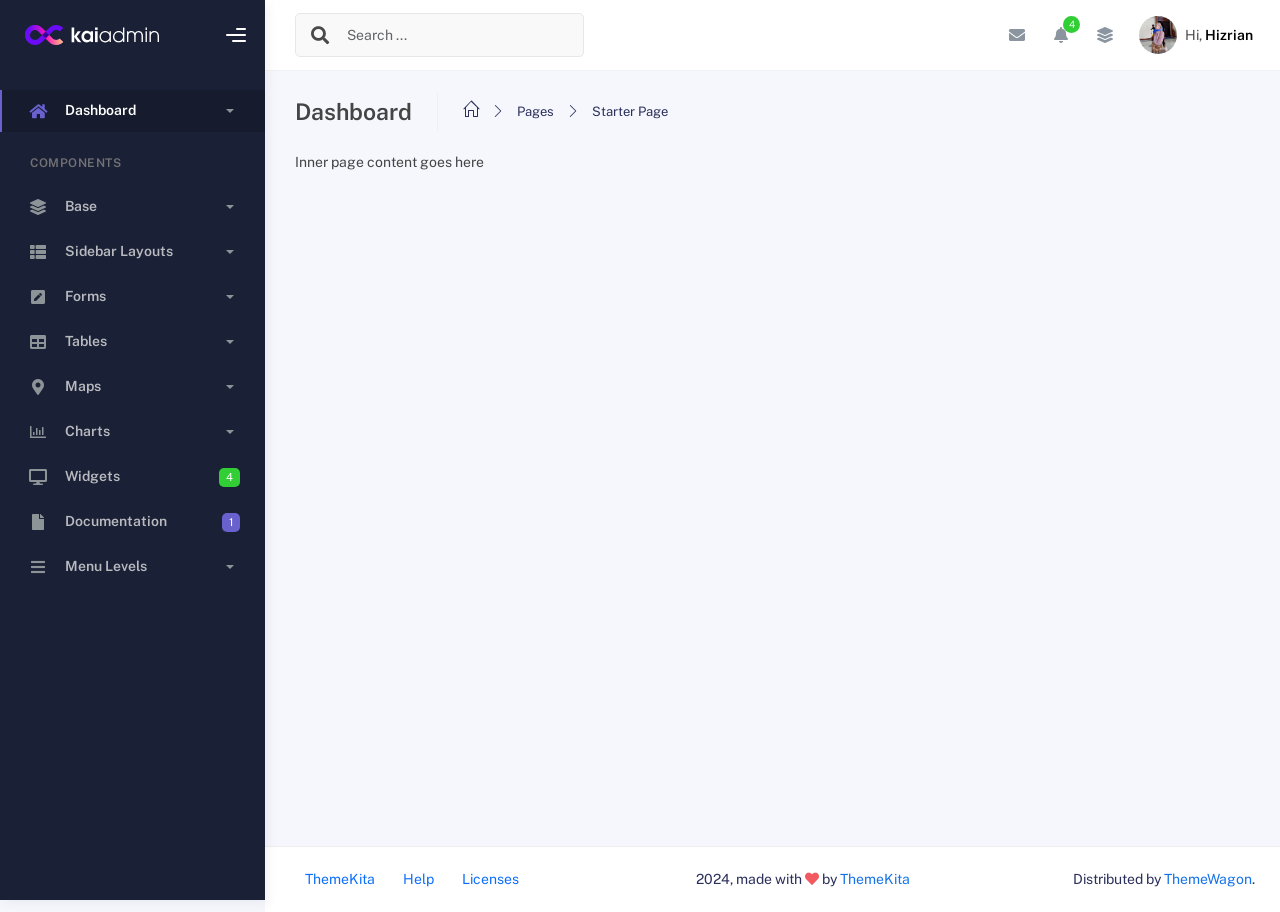
<file: admin/starter-template.html>
<!DOCTYPE html>
<html lang="en">
  <head>
    <meta http-equiv="X-UA-Compatible" content="IE=edge" />
    <title>Kaiadmin - Bootstrap 5 Admin Dashboard</title>
    <meta
      content="width=device-width, initial-scale=1.0, shrink-to-fit=no"
      name="viewport"
    />
    <link
      rel="icon"
      href="assets/img/kaiadmin/favicon.ico"
      type="image/x-icon"
    />

    <!-- Fonts and icons -->
    <script src="assets/js/plugin/webfont/webfont.min.js"></script>
    <script>
      WebFont.load({
        google: { families: ["Public Sans:300,400,500,600,700"] },
        custom: {
          families: [
            "Font Awesome 5 Solid",
            "Font Awesome 5 Regular",
            "Font Awesome 5 Brands",
            "simple-line-icons",
          ],
          urls: ["assets/css/fonts.min.css"],
        },
        active: function () {
          sessionStorage.fonts = true;
        },
      });
    </script>

    <!-- CSS Files -->
    <link rel="stylesheet" href="assets/css/bootstrap.min.css" />
    <link rel="stylesheet" href="assets/css/plugins.min.css" />
    <link rel="stylesheet" href="assets/css/kaiadmin.min.css" />

    <!-- CSS Just for demo purpose, don't include it in your project -->
    <link rel="stylesheet" href="assets/css/demo.css" />
  </head>
  <body>
    <div class="wrapper">
      <!-- Sidebar -->
      <div class="sidebar" data-background-color="dark">
        <div class="sidebar-logo">
          <!-- Logo Header -->
          <div class="logo-header" data-background-color="dark">
            <a href="index.html" class="logo">
              <img
                src="assets/img/kaiadmin/logo_light.svg"
                alt="navbar brand"
                class="navbar-brand"
                height="20"
              />
            </a>
            <div class="nav-toggle">
              <button class="btn btn-toggle toggle-sidebar">
                <i class="gg-menu-right"></i>
              </button>
              <button class="btn btn-toggle sidenav-toggler">
                <i class="gg-menu-left"></i>
              </button>
            </div>
            <button class="topbar-toggler more">
              <i class="gg-more-vertical-alt"></i>
            </button>
          </div>
          <!-- End Logo Header -->
        </div>
        <div class="sidebar-wrapper scrollbar scrollbar-inner">
          <div class="sidebar-content">
            <ul class="nav nav-secondary">
              <li class="nav-item active">
                <a
                  data-bs-toggle="collapse"
                  href="#dashboard"
                  class="collapsed"
                  aria-expanded="false"
                >
                  <i class="fas fa-home"></i>
                  <p>Dashboard</p>
                  <span class="caret"></span>
                </a>
                <div class="collapse" id="dashboard">
                  <ul class="nav nav-collapse">
                    <li>
                      <a href="../demo1/index.html">
                        <span class="sub-item">Dashboard 1</span>
                      </a>
                    </li>
                  </ul>
                </div>
              </li>
              <li class="nav-section">
                <span class="sidebar-mini-icon">
                  <i class="fa fa-ellipsis-h"></i>
                </span>
                <h4 class="text-section">Components</h4>
              </li>
              <li class="nav-item">
                <a data-bs-toggle="collapse" href="#base">
                  <i class="fas fa-layer-group"></i>
                  <p>Base</p>
                  <span class="caret"></span>
                </a>
                <div class="collapse" id="base">
                  <ul class="nav nav-collapse">
                    <li>
                      <a href="components/avatars.html">
                        <span class="sub-item">Avatars</span>
                      </a>
                    </li>
                    <li>
                      <a href="components/buttons.html">
                        <span class="sub-item">Buttons</span>
                      </a>
                    </li>
                    <li>
                      <a href="components/gridsystem.html">
                        <span class="sub-item">Grid System</span>
                      </a>
                    </li>
                    <li>
                      <a href="components/panels.html">
                        <span class="sub-item">Panels</span>
                      </a>
                    </li>
                    <li>
                      <a href="components/notifications.html">
                        <span class="sub-item">Notifications</span>
                      </a>
                    </li>
                    <li>
                      <a href="components/sweetalert.html">
                        <span class="sub-item">Sweet Alert</span>
                      </a>
                    </li>
                    <li>
                      <a href="components/font-awesome-icons.html">
                        <span class="sub-item">Font Awesome Icons</span>
                      </a>
                    </li>
                    <li>
                      <a href="components/simple-line-icons.html">
                        <span class="sub-item">Simple Line Icons</span>
                      </a>
                    </li>
                    <li>
                      <a href="components/typography.html">
                        <span class="sub-item">Typography</span>
                      </a>
                    </li>
                  </ul>
                </div>
              </li>
              <li class="nav-item">
                <a data-bs-toggle="collapse" href="#sidebarLayouts">
                  <i class="fas fa-th-list"></i>
                  <p>Sidebar Layouts</p>
                  <span class="caret"></span>
                </a>
                <div class="collapse" id="sidebarLayouts">
                  <ul class="nav nav-collapse">
                    <li>
                      <a href="sidebar-style-2.html">
                        <span class="sub-item">Sidebar Style 2</span>
                      </a>
                    </li>
                    <li>
                      <a href="icon-menu.html">
                        <span class="sub-item">Icon Menu</span>
                      </a>
                    </li>
                  </ul>
                </div>
              </li>
              <li class="nav-item">
                <a data-bs-toggle="collapse" href="#forms">
                  <i class="fas fa-pen-square"></i>
                  <p>Forms</p>
                  <span class="caret"></span>
                </a>
                <div class="collapse" id="forms">
                  <ul class="nav nav-collapse">
                    <li>
                      <a href="forms/forms.html">
                        <span class="sub-item">Basic Form</span>
                      </a>
                    </li>
                  </ul>
                </div>
              </li>
              <li class="nav-item">
                <a data-bs-toggle="collapse" href="#tables">
                  <i class="fas fa-table"></i>
                  <p>Tables</p>
                  <span class="caret"></span>
                </a>
                <div class="collapse" id="tables">
                  <ul class="nav nav-collapse">
                    <li>
                      <a href="tables/tables.html">
                        <span class="sub-item">Basic Table</span>
                      </a>
                    </li>
                    <li>
                      <a href="tables/datatables.html">
                        <span class="sub-item">Datatables</span>
                      </a>
                    </li>
                  </ul>
                </div>
              </li>
              <li class="nav-item">
                <a data-bs-toggle="collapse" href="#maps">
                  <i class="fas fa-map-marker-alt"></i>
                  <p>Maps</p>
                  <span class="caret"></span>
                </a>
                <div class="collapse" id="maps">
                  <ul class="nav nav-collapse">
                    <li>
                      <a href="maps/googlemaps.html">
                        <span class="sub-item">Google Maps</span>
                      </a>
                    </li>
                    <li>
                      <a href="maps/jsvectormap.html">
                        <span class="sub-item">Jsvectormap</span>
                      </a>
                    </li>
                  </ul>
                </div>
              </li>
              <li class="nav-item">
                <a data-bs-toggle="collapse" href="#charts">
                  <i class="far fa-chart-bar"></i>
                  <p>Charts</p>
                  <span class="caret"></span>
                </a>
                <div class="collapse" id="charts">
                  <ul class="nav nav-collapse">
                    <li>
                      <a href="charts/charts.html">
                        <span class="sub-item">Chart Js</span>
                      </a>
                    </li>
                    <li>
                      <a href="charts/sparkline.html">
                        <span class="sub-item">Sparkline</span>
                      </a>
                    </li>
                  </ul>
                </div>
              </li>
              <li class="nav-item">
                <a href="widgets.html">
                  <i class="fas fa-desktop"></i>
                  <p>Widgets</p>
                  <span class="badge badge-success">4</span>
                </a>
              </li>
              <li class="nav-item">
                <a href="../../documentation/index.html">
                  <i class="fas fa-file"></i>
                  <p>Documentation</p>
                  <span class="badge badge-secondary">1</span>
                </a>
              </li>
              <li class="nav-item">
                <a data-bs-toggle="collapse" href="#submenu">
                  <i class="fas fa-bars"></i>
                  <p>Menu Levels</p>
                  <span class="caret"></span>
                </a>
                <div class="collapse" id="submenu">
                  <ul class="nav nav-collapse">
                    <li>
                      <a data-bs-toggle="collapse" href="#subnav1">
                        <span class="sub-item">Level 1</span>
                        <span class="caret"></span>
                      </a>
                      <div class="collapse" id="subnav1">
                        <ul class="nav nav-collapse subnav">
                          <li>
                            <a href="#">
                              <span class="sub-item">Level 2</span>
                            </a>
                          </li>
                          <li>
                            <a href="#">
                              <span class="sub-item">Level 2</span>
                            </a>
                          </li>
                        </ul>
                      </div>
                    </li>
                    <li>
                      <a data-bs-toggle="collapse" href="#subnav2">
                        <span class="sub-item">Level 1</span>
                        <span class="caret"></span>
                      </a>
                      <div class="collapse" id="subnav2">
                        <ul class="nav nav-collapse subnav">
                          <li>
                            <a href="#">
                              <span class="sub-item">Level 2</span>
                            </a>
                          </li>
                        </ul>
                      </div>
                    </li>
                    <li>
                      <a href="#">
                        <span class="sub-item">Level 1</span>
                      </a>
                    </li>
                  </ul>
                </div>
              </li>
            </ul>
          </div>
        </div>
      </div>
      <!-- End Sidebar -->

      <div class="main-panel">
        <div class="main-header">
          <div class="main-header-logo">
            <!-- Logo Header -->
            <div class="logo-header" data-background-color="dark">
              <a href="index.html" class="logo">
                <img
                  src="assets/img/kaiadmin/logo_light.svg"
                  alt="navbar brand"
                  class="navbar-brand"
                  height="20"
                />
              </a>
              <div class="nav-toggle">
                <button class="btn btn-toggle toggle-sidebar">
                  <i class="gg-menu-right"></i>
                </button>
                <button class="btn btn-toggle sidenav-toggler">
                  <i class="gg-menu-left"></i>
                </button>
              </div>
              <button class="topbar-toggler more">
                <i class="gg-more-vertical-alt"></i>
              </button>
            </div>
            <!-- End Logo Header -->
          </div>
          <!-- Navbar Header -->
          <nav
            class="navbar navbar-header navbar-header-transparent navbar-expand-lg border-bottom"
          >
            <div class="container-fluid">
              <nav
                class="navbar navbar-header-left navbar-expand-lg navbar-form nav-search p-0 d-none d-lg-flex"
              >
                <div class="input-group">
                  <div class="input-group-prepend">
                    <button type="submit" class="btn btn-search pe-1">
                      <i class="fa fa-search search-icon"></i>
                    </button>
                  </div>
                  <input
                    type="text"
                    placeholder="Search ..."
                    class="form-control"
                  />
                </div>
              </nav>

              <ul class="navbar-nav topbar-nav ms-md-auto align-items-center">
                <li
                  class="nav-item topbar-icon dropdown hidden-caret d-flex d-lg-none"
                >
                  <a
                    class="nav-link dropdown-toggle"
                    data-bs-toggle="dropdown"
                    href="#"
                    role="button"
                    aria-expanded="false"
                    aria-haspopup="true"
                  >
                    <i class="fa fa-search"></i>
                  </a>
                  <ul class="dropdown-menu dropdown-search animated fadeIn">
                    <form class="navbar-left navbar-form nav-search">
                      <div class="input-group">
                        <input
                          type="text"
                          placeholder="Search ..."
                          class="form-control"
                        />
                      </div>
                    </form>
                  </ul>
                </li>
                <li class="nav-item topbar-icon dropdown hidden-caret">
                  <a
                    class="nav-link dropdown-toggle"
                    href="#"
                    id="messageDropdown"
                    role="button"
                    data-bs-toggle="dropdown"
                    aria-haspopup="true"
                    aria-expanded="false"
                  >
                    <i class="fa fa-envelope"></i>
                  </a>
                  <ul
                    class="dropdown-menu messages-notif-box animated fadeIn"
                    aria-labelledby="messageDropdown"
                  >
                    <li>
                      <div
                        class="dropdown-title d-flex justify-content-between align-items-center"
                      >
                        Messages
                        <a href="#" class="small">Mark all as read</a>
                      </div>
                    </li>
                    <li>
                      <div class="message-notif-scroll scrollbar-outer">
                        <div class="notif-center">
                          <a href="#">
                            <div class="notif-img">
                              <img
                                src="assets/img/jm_denis.jpg"
                                alt="Img Profile"
                              />
                            </div>
                            <div class="notif-content">
                              <span class="subject">Jimmy Denis</span>
                              <span class="block"> How are you ? </span>
                              <span class="time">5 minutes ago</span>
                            </div>
                          </a>
                          <a href="#">
                            <div class="notif-img">
                              <img
                                src="assets/img/chadengle.jpg"
                                alt="Img Profile"
                              />
                            </div>
                            <div class="notif-content">
                              <span class="subject">Chad</span>
                              <span class="block"> Ok, Thanks ! </span>
                              <span class="time">12 minutes ago</span>
                            </div>
                          </a>
                          <a href="#">
                            <div class="notif-img">
                              <img
                                src="assets/img/mlane.jpg"
                                alt="Img Profile"
                              />
                            </div>
                            <div class="notif-content">
                              <span class="subject">Jhon Doe</span>
                              <span class="block">
                                Ready for the meeting today...
                              </span>
                              <span class="time">12 minutes ago</span>
                            </div>
                          </a>
                          <a href="#">
                            <div class="notif-img">
                              <img
                                src="assets/img/talha.jpg"
                                alt="Img Profile"
                              />
                            </div>
                            <div class="notif-content">
                              <span class="subject">Talha</span>
                              <span class="block"> Hi, Apa Kabar ? </span>
                              <span class="time">17 minutes ago</span>
                            </div>
                          </a>
                        </div>
                      </div>
                    </li>
                    <li>
                      <a class="see-all" href="javascript:void(0);"
                        >See all messages<i class="fa fa-angle-right"></i>
                      </a>
                    </li>
                  </ul>
                </li>
                <li class="nav-item topbar-icon dropdown hidden-caret">
                  <a
                    class="nav-link dropdown-toggle"
                    href="#"
                    id="notifDropdown"
                    role="button"
                    data-bs-toggle="dropdown"
                    aria-haspopup="true"
                    aria-expanded="false"
                  >
                    <i class="fa fa-bell"></i>
                    <span class="notification">4</span>
                  </a>
                  <ul
                    class="dropdown-menu notif-box animated fadeIn"
                    aria-labelledby="notifDropdown"
                  >
                    <li>
                      <div class="dropdown-title">
                        You have 4 new notification
                      </div>
                    </li>
                    <li>
                      <div class="notif-scroll scrollbar-outer">
                        <div class="notif-center">
                          <a href="#">
                            <div class="notif-icon notif-primary">
                              <i class="fa fa-user-plus"></i>
                            </div>
                            <div class="notif-content">
                              <span class="block"> New user registered </span>
                              <span class="time">5 minutes ago</span>
                            </div>
                          </a>
                          <a href="#">
                            <div class="notif-icon notif-success">
                              <i class="fa fa-comment"></i>
                            </div>
                            <div class="notif-content">
                              <span class="block">
                                Rahmad commented on Admin
                              </span>
                              <span class="time">12 minutes ago</span>
                            </div>
                          </a>
                          <a href="#">
                            <div class="notif-img">
                              <img
                                src="assets/img/profile2.jpg"
                                alt="Img Profile"
                              />
                            </div>
                            <div class="notif-content">
                              <span class="block">
                                Reza send messages to you
                              </span>
                              <span class="time">12 minutes ago</span>
                            </div>
                          </a>
                          <a href="#">
                            <div class="notif-icon notif-danger">
                              <i class="fa fa-heart"></i>
                            </div>
                            <div class="notif-content">
                              <span class="block"> Farrah liked Admin </span>
                              <span class="time">17 minutes ago</span>
                            </div>
                          </a>
                        </div>
                      </div>
                    </li>
                    <li>
                      <a class="see-all" href="javascript:void(0);"
                        >See all notifications<i class="fa fa-angle-right"></i>
                      </a>
                    </li>
                  </ul>
                </li>
                <li class="nav-item topbar-icon dropdown hidden-caret">
                  <a
                    class="nav-link"
                    data-bs-toggle="dropdown"
                    href="#"
                    aria-expanded="false"
                  >
                    <i class="fas fa-layer-group"></i>
                  </a>
                  <div class="dropdown-menu quick-actions animated fadeIn">
                    <div class="quick-actions-header">
                      <span class="title mb-1">Quick Actions</span>
                      <span class="subtitle op-7">Shortcuts</span>
                    </div>
                    <div class="quick-actions-scroll scrollbar-outer">
                      <div class="quick-actions-items">
                        <div class="row m-0">
                          <a class="col-6 col-md-4 p-0" href="#">
                            <div class="quick-actions-item">
                              <div class="avatar-item bg-danger rounded-circle">
                                <i class="far fa-calendar-alt"></i>
                              </div>
                              <span class="text">Calendar</span>
                            </div>
                          </a>
                          <a class="col-6 col-md-4 p-0" href="#">
                            <div class="quick-actions-item">
                              <div
                                class="avatar-item bg-warning rounded-circle"
                              >
                                <i class="fas fa-map"></i>
                              </div>
                              <span class="text">Maps</span>
                            </div>
                          </a>
                          <a class="col-6 col-md-4 p-0" href="#">
                            <div class="quick-actions-item">
                              <div class="avatar-item bg-info rounded-circle">
                                <i class="fas fa-file-excel"></i>
                              </div>
                              <span class="text">Reports</span>
                            </div>
                          </a>
                          <a class="col-6 col-md-4 p-0" href="#">
                            <div class="quick-actions-item">
                              <div
                                class="avatar-item bg-success rounded-circle"
                              >
                                <i class="fas fa-envelope"></i>
                              </div>
                              <span class="text">Emails</span>
                            </div>
                          </a>
                          <a class="col-6 col-md-4 p-0" href="#">
                            <div class="quick-actions-item">
                              <div
                                class="avatar-item bg-primary rounded-circle"
                              >
                                <i class="fas fa-file-invoice-dollar"></i>
                              </div>
                              <span class="text">Invoice</span>
                            </div>
                          </a>
                          <a class="col-6 col-md-4 p-0" href="#">
                            <div class="quick-actions-item">
                              <div
                                class="avatar-item bg-secondary rounded-circle"
                              >
                                <i class="fas fa-credit-card"></i>
                              </div>
                              <span class="text">Payments</span>
                            </div>
                          </a>
                        </div>
                      </div>
                    </div>
                  </div>
                </li>

                <li class="nav-item topbar-user dropdown hidden-caret">
                  <a
                    class="dropdown-toggle profile-pic"
                    data-bs-toggle="dropdown"
                    href="#"
                    aria-expanded="false"
                  >
                    <div class="avatar-sm">
                      <img
                        src="assets/img/profile.jpg"
                        alt="..."
                        class="avatar-img rounded-circle"
                      />
                    </div>
                    <span class="profile-username">
                      <span class="op-7">Hi,</span>
                      <span class="fw-bold">Hizrian</span>
                    </span>
                  </a>
                  <ul class="dropdown-menu dropdown-user animated fadeIn">
                    <div class="dropdown-user-scroll scrollbar-outer">
                      <li>
                        <div class="user-box">
                          <div class="avatar-lg">
                            <img
                              src="assets/img/profile.jpg"
                              alt="image profile"
                              class="avatar-img rounded"
                            />
                          </div>
                          <div class="u-text">
                            <h4>Hizrian</h4>
                            <p class="text-muted">hello@example.com</p>
                            <a
                              href="profile.html"
                              class="btn btn-xs btn-secondary btn-sm"
                              >View Profile</a
                            >
                          </div>
                        </div>
                      </li>
                      <li>
                        <div class="dropdown-divider"></div>
                        <a class="dropdown-item" href="#">My Profile</a>
                        <a class="dropdown-item" href="#">My Balance</a>
                        <a class="dropdown-item" href="#">Inbox</a>
                        <div class="dropdown-divider"></div>
                        <a class="dropdown-item" href="#">Account Setting</a>
                        <div class="dropdown-divider"></div>
                        <a class="dropdown-item" href="#">Logout</a>
                      </li>
                    </div>
                  </ul>
                </li>
              </ul>
            </div>
          </nav>
          <!-- End Navbar -->
        </div>

        <div class="container">
          <div class="page-inner">
            <div class="page-header">
              <h4 class="page-title">Dashboard</h4>
              <ul class="breadcrumbs">
                <li class="nav-home">
                  <a href="#">
                    <i class="icon-home"></i>
                  </a>
                </li>
                <li class="separator">
                  <i class="icon-arrow-right"></i>
                </li>
                <li class="nav-item">
                  <a href="#">Pages</a>
                </li>
                <li class="separator">
                  <i class="icon-arrow-right"></i>
                </li>
                <li class="nav-item">
                  <a href="#">Starter Page</a>
                </li>
              </ul>
            </div>
            <div class="page-category">Inner page content goes here</div>
          </div>
        </div>

        <footer class="footer">
          <div class="container-fluid d-flex justify-content-between">
            <nav class="pull-left">
              <ul class="nav">
                <li class="nav-item">
                  <a class="nav-link" href="http://www.themekita.com">
                    ThemeKita
                  </a>
                </li>
                <li class="nav-item">
                  <a class="nav-link" href="#"> Help </a>
                </li>
                <li class="nav-item">
                  <a class="nav-link" href="#"> Licenses </a>
                </li>
              </ul>
            </nav>
            <div class="copyright">
              2024, made with <i class="fa fa-heart heart text-danger"></i> by
              <a href="http://www.themekita.com">ThemeKita</a>
            </div>
            <div>
              Distributed by
              <a target="_blank" href="https://themewagon.com/">ThemeWagon</a>.
            </div>
          </div>
        </footer>
      </div>
    </div>
    <!--   Core JS Files   -->
    <script src="assets/js/core/jquery-3.7.1.min.js"></script>
    <script src="assets/js/core/popper.min.js"></script>
    <script src="assets/js/core/bootstrap.min.js"></script>

    <!-- jQuery Scrollbar -->
    <script src="assets/js/plugin/jquery-scrollbar/jquery.scrollbar.min.js"></script>

    <!-- Chart JS -->
    <script src="assets/js/plugin/chart.js/chart.min.js"></script>

    <!-- jQuery Sparkline -->
    <script src="assets/js/plugin/jquery.sparkline/jquery.sparkline.min.js"></script>

    <!-- Chart Circle -->
    <script src="assets/js/plugin/chart-circle/circles.min.js"></script>

    <!-- Datatables -->
    <script src="assets/js/plugin/datatables/datatables.min.js"></script>

    <!-- Bootstrap Notify -->
    <script src="assets/js/plugin/bootstrap-notify/bootstrap-notify.min.js"></script>

    <!-- jQuery Vector Maps -->
    <script src="assets/js/plugin/jsvectormap/jsvectormap.min.js"></script>
    <script src="assets/js/plugin/jsvectormap/world.js"></script>

    <!-- Google Maps Plugin -->
    <script src="assets/js/plugin/gmaps/gmaps.js"></script>

    <!-- Sweet Alert -->
    <script src="assets/js/plugin/sweetalert/sweetalert.min.js"></script>

    <!-- Kaiadmin JS -->
    <script src="assets/js/kaiadmin.min.js"></script>
  </body>
</html>
</file>
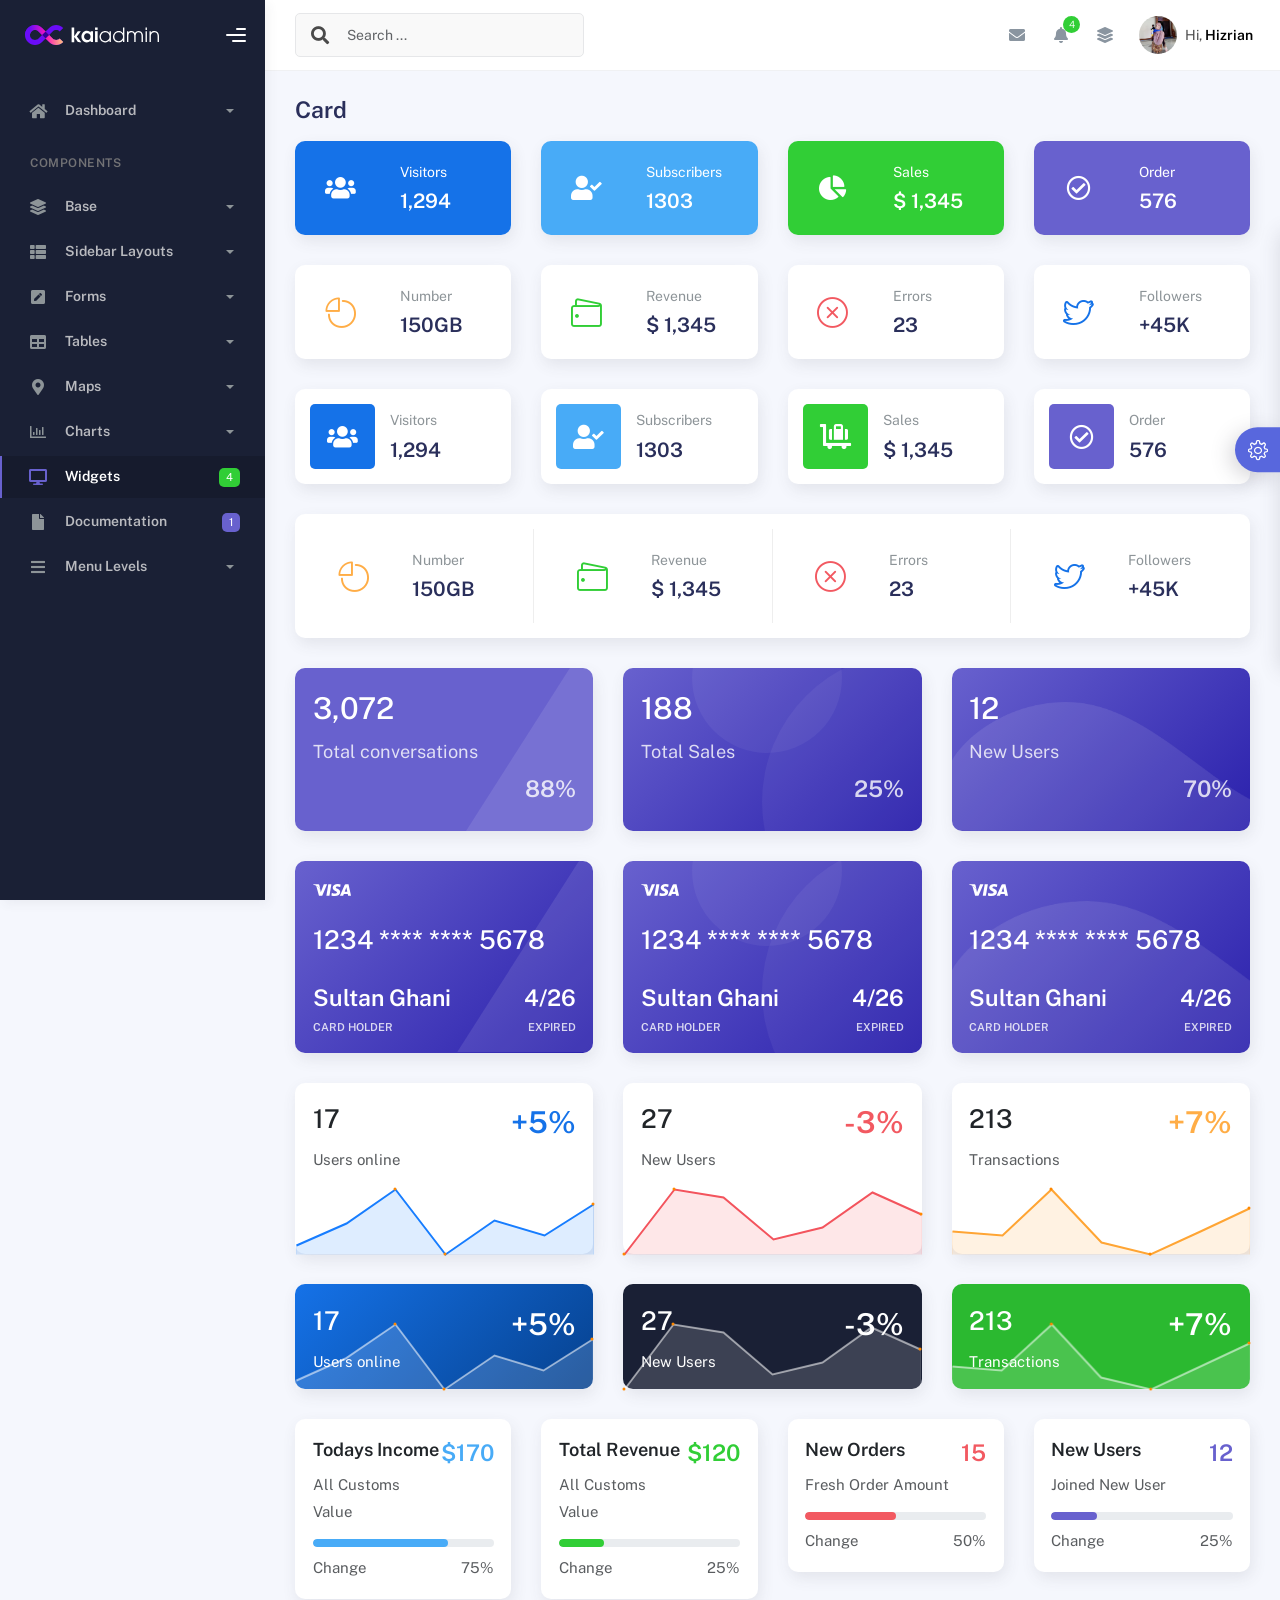
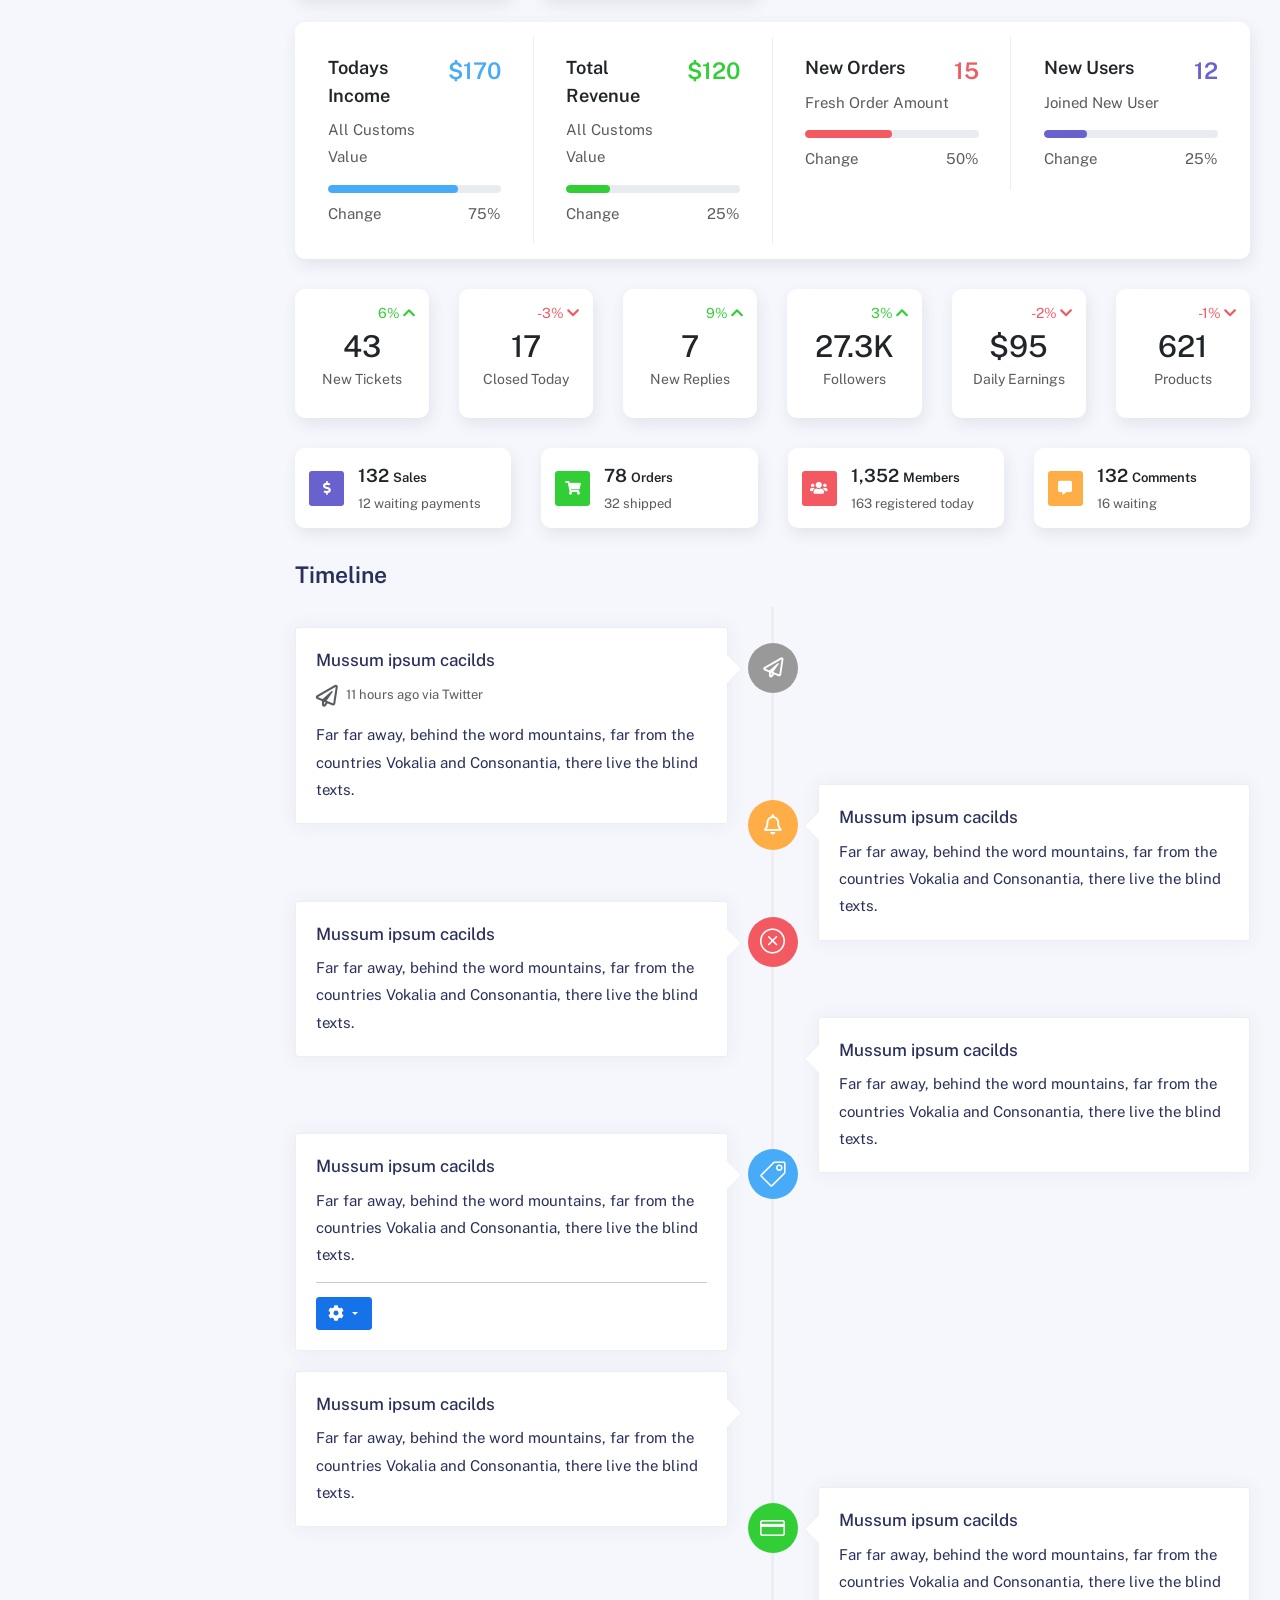
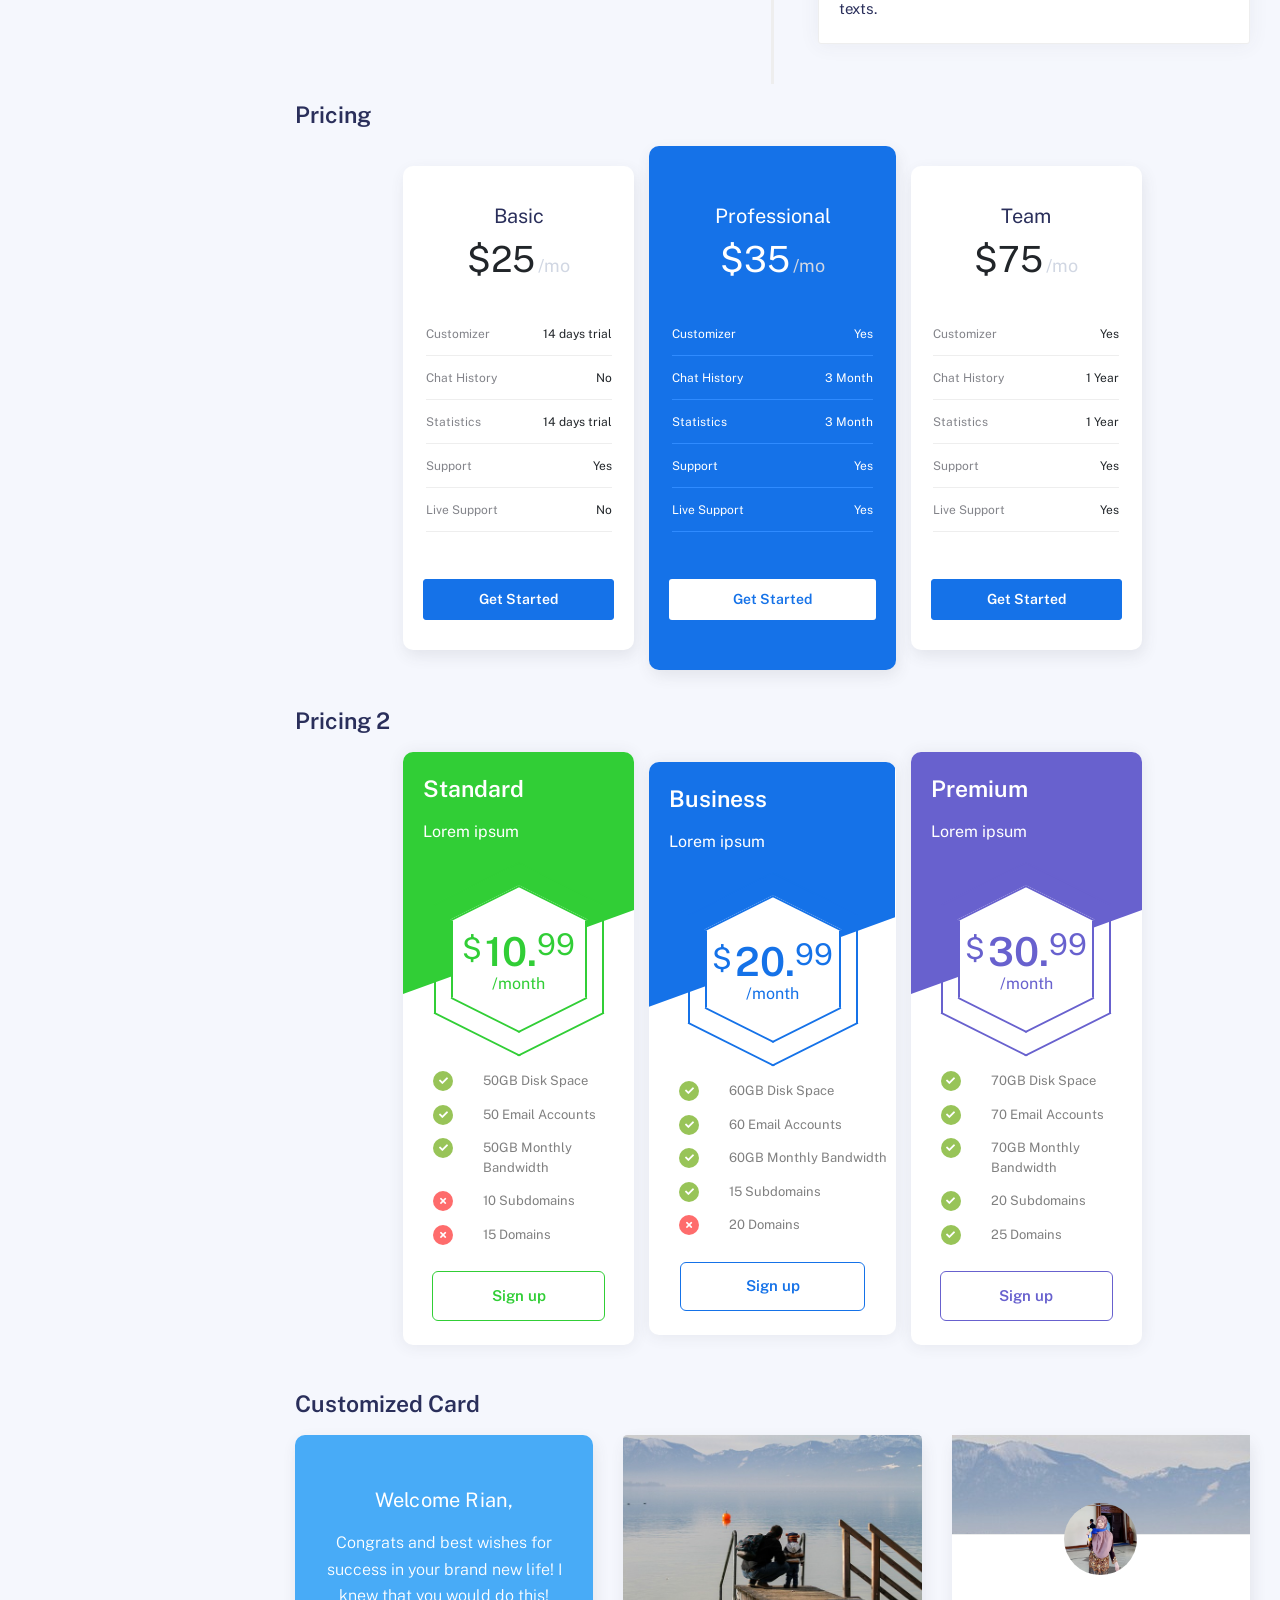
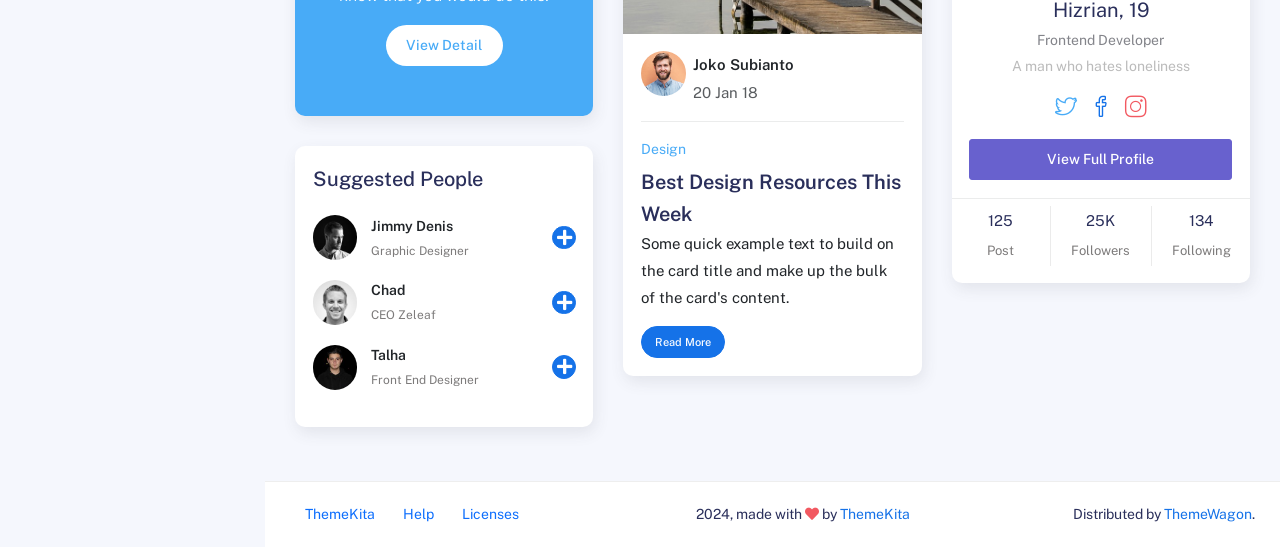
<file: admin/widgets.html>
<!DOCTYPE html>
<html lang="en">
  <head>
    <meta http-equiv="X-UA-Compatible" content="IE=edge" />
    <title>Widgets - Kaiadmin Bootstrap 5 Admin Dashboard</title>
    <meta
      content="width=device-width, initial-scale=1.0, shrink-to-fit=no"
      name="viewport"
    />
    <link
      rel="icon"
      href="assets/img/kaiadmin/favicon.ico"
      type="image/x-icon"
    />

    <!-- Fonts and icons -->
    <script src="assets/js/plugin/webfont/webfont.min.js"></script>
    <script>
      WebFont.load({
        google: { families: ["Public Sans:300,400,500,600,700"] },
        custom: {
          families: [
            "Font Awesome 5 Solid",
            "Font Awesome 5 Regular",
            "Font Awesome 5 Brands",
            "simple-line-icons",
          ],
          urls: ["assets/css/fonts.min.css"],
        },
        active: function () {
          sessionStorage.fonts = true;
        },
      });
    </script>

    <!-- CSS Files -->
    <link rel="stylesheet" href="assets/css/bootstrap.min.css" />
    <link rel="stylesheet" href="assets/css/plugins.min.css" />
    <link rel="stylesheet" href="assets/css/kaiadmin.min.css" />

    <!-- CSS Just for demo purpose, don't include it in your project -->
    <link rel="stylesheet" href="assets/css/demo.css" />
  </head>
  <body>
    <div class="wrapper">
      <!-- Sidebar -->
      <div class="sidebar" data-background-color="dark">
        <div class="sidebar-logo">
          <!-- Logo Header -->
          <div class="logo-header" data-background-color="dark">
            <a href="index.html" class="logo">
              <img
                src="assets/img/kaiadmin/logo_light.svg"
                alt="navbar brand"
                class="navbar-brand"
                height="20"
              />
            </a>
            <div class="nav-toggle">
              <button class="btn btn-toggle toggle-sidebar">
                <i class="gg-menu-right"></i>
              </button>
              <button class="btn btn-toggle sidenav-toggler">
                <i class="gg-menu-left"></i>
              </button>
            </div>
            <button class="topbar-toggler more">
              <i class="gg-more-vertical-alt"></i>
            </button>
          </div>
          <!-- End Logo Header -->
        </div>
        <div class="sidebar-wrapper scrollbar scrollbar-inner">
          <div class="sidebar-content">
            <ul class="nav nav-secondary">
              <li class="nav-item">
                <a
                  data-bs-toggle="collapse"
                  href="#dashboard"
                  class="collapsed"
                  aria-expanded="false"
                >
                  <i class="fas fa-home"></i>
                  <p>Dashboard</p>
                  <span class="caret"></span>
                </a>
                <div class="collapse" id="dashboard">
                  <ul class="nav nav-collapse">
                    <li>
                      <a href="../demo1/index.html">
                        <span class="sub-item">Dashboard 1</span>
                      </a>
                    </li>
                  </ul>
                </div>
              </li>
              <li class="nav-section">
                <span class="sidebar-mini-icon">
                  <i class="fa fa-ellipsis-h"></i>
                </span>
                <h4 class="text-section">Components</h4>
              </li>
              <li class="nav-item">
                <a data-bs-toggle="collapse" href="#base">
                  <i class="fas fa-layer-group"></i>
                  <p>Base</p>
                  <span class="caret"></span>
                </a>
                <div class="collapse" id="base">
                  <ul class="nav nav-collapse">
                    <li>
                      <a href="components/avatars.html">
                        <span class="sub-item">Avatars</span>
                      </a>
                    </li>
                    <li>
                      <a href="components/buttons.html">
                        <span class="sub-item">Buttons</span>
                      </a>
                    </li>
                    <li>
                      <a href="components/gridsystem.html">
                        <span class="sub-item">Grid System</span>
                      </a>
                    </li>
                    <li>
                      <a href="components/panels.html">
                        <span class="sub-item">Panels</span>
                      </a>
                    </li>
                    <li>
                      <a href="components/notifications.html">
                        <span class="sub-item">Notifications</span>
                      </a>
                    </li>
                    <li>
                      <a href="components/sweetalert.html">
                        <span class="sub-item">Sweet Alert</span>
                      </a>
                    </li>
                    <li>
                      <a href="components/font-awesome-icons.html">
                        <span class="sub-item">Font Awesome Icons</span>
                      </a>
                    </li>
                    <li>
                      <a href="components/simple-line-icons.html">
                        <span class="sub-item">Simple Line Icons</span>
                      </a>
                    </li>
                    <li>
                      <a href="components/typography.html">
                        <span class="sub-item">Typography</span>
                      </a>
                    </li>
                  </ul>
                </div>
              </li>
              <li class="nav-item">
                <a data-bs-toggle="collapse" href="#sidebarLayouts">
                  <i class="fas fa-th-list"></i>
                  <p>Sidebar Layouts</p>
                  <span class="caret"></span>
                </a>
                <div class="collapse" id="sidebarLayouts">
                  <ul class="nav nav-collapse">
                    <li>
                      <a href="sidebar-style-2.html">
                        <span class="sub-item">Sidebar Style 2</span>
                      </a>
                    </li>
                    <li>
                      <a href="icon-menu.html">
                        <span class="sub-item">Icon Menu</span>
                      </a>
                    </li>
                  </ul>
                </div>
              </li>
              <li class="nav-item">
                <a data-bs-toggle="collapse" href="#forms">
                  <i class="fas fa-pen-square"></i>
                  <p>Forms</p>
                  <span class="caret"></span>
                </a>
                <div class="collapse" id="forms">
                  <ul class="nav nav-collapse">
                    <li>
                      <a href="forms/forms.html">
                        <span class="sub-item">Basic Form</span>
                      </a>
                    </li>
                  </ul>
                </div>
              </li>
              <li class="nav-item">
                <a data-bs-toggle="collapse" href="#tables">
                  <i class="fas fa-table"></i>
                  <p>Tables</p>
                  <span class="caret"></span>
                </a>
                <div class="collapse" id="tables">
                  <ul class="nav nav-collapse">
                    <li>
                      <a href="tables/tables.html">
                        <span class="sub-item">Basic Table</span>
                      </a>
                    </li>
                    <li>
                      <a href="tables/datatables.html">
                        <span class="sub-item">Datatables</span>
                      </a>
                    </li>
                  </ul>
                </div>
              </li>
              <li class="nav-item">
                <a data-bs-toggle="collapse" href="#maps">
                  <i class="fas fa-map-marker-alt"></i>
                  <p>Maps</p>
                  <span class="caret"></span>
                </a>
                <div class="collapse" id="maps">
                  <ul class="nav nav-collapse">
                    <li>
                      <a href="maps/googlemaps.html">
                        <span class="sub-item">Google Maps</span>
                      </a>
                    </li>
                    <li>
                      <a href="maps/jsvectormap.html">
                        <span class="sub-item">Jsvectormap</span>
                      </a>
                    </li>
                  </ul>
                </div>
              </li>
              <li class="nav-item">
                <a data-bs-toggle="collapse" href="#charts">
                  <i class="far fa-chart-bar"></i>
                  <p>Charts</p>
                  <span class="caret"></span>
                </a>
                <div class="collapse" id="charts">
                  <ul class="nav nav-collapse">
                    <li>
                      <a href="charts/charts.html">
                        <span class="sub-item">Chart Js</span>
                      </a>
                    </li>
                    <li>
                      <a href="charts/sparkline.html">
                        <span class="sub-item">Sparkline</span>
                      </a>
                    </li>
                  </ul>
                </div>
              </li>
              <li class="nav-item active">
                <a href="widgets.html">
                  <i class="fas fa-desktop"></i>
                  <p>Widgets</p>
                  <span class="badge badge-success">4</span>
                </a>
              </li>
              <li class="nav-item">
                <a href="../../documentation/index.html">
                  <i class="fas fa-file"></i>
                  <p>Documentation</p>
                  <span class="badge badge-secondary">1</span>
                </a>
              </li>
              <li class="nav-item">
                <a data-bs-toggle="collapse" href="#submenu">
                  <i class="fas fa-bars"></i>
                  <p>Menu Levels</p>
                  <span class="caret"></span>
                </a>
                <div class="collapse" id="submenu">
                  <ul class="nav nav-collapse">
                    <li>
                      <a data-bs-toggle="collapse" href="#subnav1">
                        <span class="sub-item">Level 1</span>
                        <span class="caret"></span>
                      </a>
                      <div class="collapse" id="subnav1">
                        <ul class="nav nav-collapse subnav">
                          <li>
                            <a href="#">
                              <span class="sub-item">Level 2</span>
                            </a>
                          </li>
                          <li>
                            <a href="#">
                              <span class="sub-item">Level 2</span>
                            </a>
                          </li>
                        </ul>
                      </div>
                    </li>
                    <li>
                      <a data-bs-toggle="collapse" href="#subnav2">
                        <span class="sub-item">Level 1</span>
                        <span class="caret"></span>
                      </a>
                      <div class="collapse" id="subnav2">
                        <ul class="nav nav-collapse subnav">
                          <li>
                            <a href="#">
                              <span class="sub-item">Level 2</span>
                            </a>
                          </li>
                        </ul>
                      </div>
                    </li>
                    <li>
                      <a href="#">
                        <span class="sub-item">Level 1</span>
                      </a>
                    </li>
                  </ul>
                </div>
              </li>
            </ul>
          </div>
        </div>
      </div>
      <!-- End Sidebar -->

      <div class="main-panel">
        <div class="main-header">
          <div class="main-header-logo">
            <!-- Logo Header -->
            <div class="logo-header" data-background-color="dark">
              <a href="index.html" class="logo">
                <img
                  src="assets/img/kaiadmin/logo_light.svg"
                  alt="navbar brand"
                  class="navbar-brand"
                  height="20"
                />
              </a>
              <div class="nav-toggle">
                <button class="btn btn-toggle toggle-sidebar">
                  <i class="gg-menu-right"></i>
                </button>
                <button class="btn btn-toggle sidenav-toggler">
                  <i class="gg-menu-left"></i>
                </button>
              </div>
              <button class="topbar-toggler more">
                <i class="gg-more-vertical-alt"></i>
              </button>
            </div>
            <!-- End Logo Header -->
          </div>
          <!-- Navbar Header -->
          <nav
            class="navbar navbar-header navbar-header-transparent navbar-expand-lg border-bottom"
          >
            <div class="container-fluid">
              <nav
                class="navbar navbar-header-left navbar-expand-lg navbar-form nav-search p-0 d-none d-lg-flex"
              >
                <div class="input-group">
                  <div class="input-group-prepend">
                    <button type="submit" class="btn btn-search pe-1">
                      <i class="fa fa-search search-icon"></i>
                    </button>
                  </div>
                  <input
                    type="text"
                    placeholder="Search ..."
                    class="form-control"
                  />
                </div>
              </nav>

              <ul class="navbar-nav topbar-nav ms-md-auto align-items-center">
                <li
                  class="nav-item topbar-icon dropdown hidden-caret d-flex d-lg-none"
                >
                  <a
                    class="nav-link dropdown-toggle"
                    data-bs-toggle="dropdown"
                    href="#"
                    role="button"
                    aria-expanded="false"
                    aria-haspopup="true"
                  >
                    <i class="fa fa-search"></i>
                  </a>
                  <ul class="dropdown-menu dropdown-search animated fadeIn">
                    <form class="navbar-left navbar-form nav-search">
                      <div class="input-group">
                        <input
                          type="text"
                          placeholder="Search ..."
                          class="form-control"
                        />
                      </div>
                    </form>
                  </ul>
                </li>
                <li class="nav-item topbar-icon dropdown hidden-caret">
                  <a
                    class="nav-link dropdown-toggle"
                    href="#"
                    id="messageDropdown"
                    role="button"
                    data-bs-toggle="dropdown"
                    aria-haspopup="true"
                    aria-expanded="false"
                  >
                    <i class="fa fa-envelope"></i>
                  </a>
                  <ul
                    class="dropdown-menu messages-notif-box animated fadeIn"
                    aria-labelledby="messageDropdown"
                  >
                    <li>
                      <div
                        class="dropdown-title d-flex justify-content-between align-items-center"
                      >
                        Messages
                        <a href="#" class="small">Mark all as read</a>
                      </div>
                    </li>
                    <li>
                      <div class="message-notif-scroll scrollbar-outer">
                        <div class="notif-center">
                          <a href="#">
                            <div class="notif-img">
                              <img
                                src="assets/img/jm_denis.jpg"
                                alt="Img Profile"
                              />
                            </div>
                            <div class="notif-content">
                              <span class="subject">Jimmy Denis</span>
                              <span class="block"> How are you ? </span>
                              <span class="time">5 minutes ago</span>
                            </div>
                          </a>
                          <a href="#">
                            <div class="notif-img">
                              <img
                                src="assets/img/chadengle.jpg"
                                alt="Img Profile"
                              />
                            </div>
                            <div class="notif-content">
                              <span class="subject">Chad</span>
                              <span class="block"> Ok, Thanks ! </span>
                              <span class="time">12 minutes ago</span>
                            </div>
                          </a>
                          <a href="#">
                            <div class="notif-img">
                              <img
                                src="assets/img/mlane.jpg"
                                alt="Img Profile"
                              />
                            </div>
                            <div class="notif-content">
                              <span class="subject">Jhon Doe</span>
                              <span class="block">
                                Ready for the meeting today...
                              </span>
                              <span class="time">12 minutes ago</span>
                            </div>
                          </a>
                          <a href="#">
                            <div class="notif-img">
                              <img
                                src="assets/img/talha.jpg"
                                alt="Img Profile"
                              />
                            </div>
                            <div class="notif-content">
                              <span class="subject">Talha</span>
                              <span class="block"> Hi, Apa Kabar ? </span>
                              <span class="time">17 minutes ago</span>
                            </div>
                          </a>
                        </div>
                      </div>
                    </li>
                    <li>
                      <a class="see-all" href="javascript:void(0);"
                        >See all messages<i class="fa fa-angle-right"></i>
                      </a>
                    </li>
                  </ul>
                </li>
                <li class="nav-item topbar-icon dropdown hidden-caret">
                  <a
                    class="nav-link dropdown-toggle"
                    href="#"
                    id="notifDropdown"
                    role="button"
                    data-bs-toggle="dropdown"
                    aria-haspopup="true"
                    aria-expanded="false"
                  >
                    <i class="fa fa-bell"></i>
                    <span class="notification">4</span>
                  </a>
                  <ul
                    class="dropdown-menu notif-box animated fadeIn"
                    aria-labelledby="notifDropdown"
                  >
                    <li>
                      <div class="dropdown-title">
                        You have 4 new notification
                      </div>
                    </li>
                    <li>
                      <div class="notif-scroll scrollbar-outer">
                        <div class="notif-center">
                          <a href="#">
                            <div class="notif-icon notif-primary">
                              <i class="fa fa-user-plus"></i>
                            </div>
                            <div class="notif-content">
                              <span class="block"> New user registered </span>
                              <span class="time">5 minutes ago</span>
                            </div>
                          </a>
                          <a href="#">
                            <div class="notif-icon notif-success">
                              <i class="fa fa-comment"></i>
                            </div>
                            <div class="notif-content">
                              <span class="block">
                                Rahmad commented on Admin
                              </span>
                              <span class="time">12 minutes ago</span>
                            </div>
                          </a>
                          <a href="#">
                            <div class="notif-img">
                              <img
                                src="assets/img/profile2.jpg"
                                alt="Img Profile"
                              />
                            </div>
                            <div class="notif-content">
                              <span class="block">
                                Reza send messages to you
                              </span>
                              <span class="time">12 minutes ago</span>
                            </div>
                          </a>
                          <a href="#">
                            <div class="notif-icon notif-danger">
                              <i class="fa fa-heart"></i>
                            </div>
                            <div class="notif-content">
                              <span class="block"> Farrah liked Admin </span>
                              <span class="time">17 minutes ago</span>
                            </div>
                          </a>
                        </div>
                      </div>
                    </li>
                    <li>
                      <a class="see-all" href="javascript:void(0);"
                        >See all notifications<i class="fa fa-angle-right"></i>
                      </a>
                    </li>
                  </ul>
                </li>
                <li class="nav-item topbar-icon dropdown hidden-caret">
                  <a
                    class="nav-link"
                    data-bs-toggle="dropdown"
                    href="#"
                    aria-expanded="false"
                  >
                    <i class="fas fa-layer-group"></i>
                  </a>
                  <div class="dropdown-menu quick-actions animated fadeIn">
                    <div class="quick-actions-header">
                      <span class="title mb-1">Quick Actions</span>
                      <span class="subtitle op-7">Shortcuts</span>
                    </div>
                    <div class="quick-actions-scroll scrollbar-outer">
                      <div class="quick-actions-items">
                        <div class="row m-0">
                          <a class="col-6 col-md-4 p-0" href="#">
                            <div class="quick-actions-item">
                              <div class="avatar-item bg-danger rounded-circle">
                                <i class="far fa-calendar-alt"></i>
                              </div>
                              <span class="text">Calendar</span>
                            </div>
                          </a>
                          <a class="col-6 col-md-4 p-0" href="#">
                            <div class="quick-actions-item">
                              <div
                                class="avatar-item bg-warning rounded-circle"
                              >
                                <i class="fas fa-map"></i>
                              </div>
                              <span class="text">Maps</span>
                            </div>
                          </a>
                          <a class="col-6 col-md-4 p-0" href="#">
                            <div class="quick-actions-item">
                              <div class="avatar-item bg-info rounded-circle">
                                <i class="fas fa-file-excel"></i>
                              </div>
                              <span class="text">Reports</span>
                            </div>
                          </a>
                          <a class="col-6 col-md-4 p-0" href="#">
                            <div class="quick-actions-item">
                              <div
                                class="avatar-item bg-success rounded-circle"
                              >
                                <i class="fas fa-envelope"></i>
                              </div>
                              <span class="text">Emails</span>
                            </div>
                          </a>
                          <a class="col-6 col-md-4 p-0" href="#">
                            <div class="quick-actions-item">
                              <div
                                class="avatar-item bg-primary rounded-circle"
                              >
                                <i class="fas fa-file-invoice-dollar"></i>
                              </div>
                              <span class="text">Invoice</span>
                            </div>
                          </a>
                          <a class="col-6 col-md-4 p-0" href="#">
                            <div class="quick-actions-item">
                              <div
                                class="avatar-item bg-secondary rounded-circle"
                              >
                                <i class="fas fa-credit-card"></i>
                              </div>
                              <span class="text">Payments</span>
                            </div>
                          </a>
                        </div>
                      </div>
                    </div>
                  </div>
                </li>

                <li class="nav-item topbar-user dropdown hidden-caret">
                  <a
                    class="dropdown-toggle profile-pic"
                    data-bs-toggle="dropdown"
                    href="#"
                    aria-expanded="false"
                  >
                    <div class="avatar-sm">
                      <img
                        src="assets/img/profile.jpg"
                        alt="..."
                        class="avatar-img rounded-circle"
                      />
                    </div>
                    <span class="profile-username">
                      <span class="op-7">Hi,</span>
                      <span class="fw-bold">Hizrian</span>
                    </span>
                  </a>
                  <ul class="dropdown-menu dropdown-user animated fadeIn">
                    <div class="dropdown-user-scroll scrollbar-outer">
                      <li>
                        <div class="user-box">
                          <div class="avatar-lg">
                            <img
                              src="assets/img/profile.jpg"
                              alt="image profile"
                              class="avatar-img rounded"
                            />
                          </div>
                          <div class="u-text">
                            <h4>Hizrian</h4>
                            <p class="text-muted">hello@example.com</p>
                            <a
                              href="profile.html"
                              class="btn btn-xs btn-secondary btn-sm"
                              >View Profile</a
                            >
                          </div>
                        </div>
                      </li>
                      <li>
                        <div class="dropdown-divider"></div>
                        <a class="dropdown-item" href="#">My Profile</a>
                        <a class="dropdown-item" href="#">My Balance</a>
                        <a class="dropdown-item" href="#">Inbox</a>
                        <div class="dropdown-divider"></div>
                        <a class="dropdown-item" href="#">Account Setting</a>
                        <div class="dropdown-divider"></div>
                        <a class="dropdown-item" href="#">Logout</a>
                      </li>
                    </div>
                  </ul>
                </li>
              </ul>
            </div>
          </nav>
          <!-- End Navbar -->
        </div>

        <div class="container">
          <div class="page-inner">
            <!-- Card -->
            <h3 class="fw-bold mb-3">Card</h3>
            <div class="row">
              <div class="col-sm-6 col-md-3">
                <div class="card card-stats card-primary card-round">
                  <div class="card-body">
                    <div class="row">
                      <div class="col-5">
                        <div class="icon-big text-center">
                          <i class="fas fa-users"></i>
                        </div>
                      </div>
                      <div class="col-7 col-stats">
                        <div class="numbers">
                          <p class="card-category">Visitors</p>
                          <h4 class="card-title">1,294</h4>
                        </div>
                      </div>
                    </div>
                  </div>
                </div>
              </div>
              <div class="col-sm-6 col-md-3">
                <div class="card card-stats card-info card-round">
                  <div class="card-body">
                    <div class="row">
                      <div class="col-5">
                        <div class="icon-big text-center">
                          <i class="fas fa-user-check"></i>
                        </div>
                      </div>
                      <div class="col-7 col-stats">
                        <div class="numbers">
                          <p class="card-category">Subscribers</p>
                          <h4 class="card-title">1303</h4>
                        </div>
                      </div>
                    </div>
                  </div>
                </div>
              </div>
              <div class="col-sm-6 col-md-3">
                <div class="card card-stats card-success card-round">
                  <div class="card-body">
                    <div class="row">
                      <div class="col-5">
                        <div class="icon-big text-center">
                          <i class="fas fa-chart-pie"></i>
                        </div>
                      </div>
                      <div class="col-7 col-stats">
                        <div class="numbers">
                          <p class="card-category">Sales</p>
                          <h4 class="card-title">$ 1,345</h4>
                        </div>
                      </div>
                    </div>
                  </div>
                </div>
              </div>
              <div class="col-sm-6 col-md-3">
                <div class="card card-stats card-secondary card-round">
                  <div class="card-body">
                    <div class="row">
                      <div class="col-5">
                        <div class="icon-big text-center">
                          <i class="far fa-check-circle"></i>
                        </div>
                      </div>
                      <div class="col-7 col-stats">
                        <div class="numbers">
                          <p class="card-category">Order</p>
                          <h4 class="card-title">576</h4>
                        </div>
                      </div>
                    </div>
                  </div>
                </div>
              </div>
            </div>
            <!-- Card With Icon States Color -->
            <div class="row">
              <div class="col-sm-6 col-md-3">
                <div class="card card-stats card-round">
                  <div class="card-body">
                    <div class="row">
                      <div class="col-5">
                        <div class="icon-big text-center">
                          <i class="icon-pie-chart text-warning"></i>
                        </div>
                      </div>
                      <div class="col-7 col-stats">
                        <div class="numbers">
                          <p class="card-category">Number</p>
                          <h4 class="card-title">150GB</h4>
                        </div>
                      </div>
                    </div>
                  </div>
                </div>
              </div>
              <div class="col-sm-6 col-md-3">
                <div class="card card-stats card-round">
                  <div class="card-body">
                    <div class="row">
                      <div class="col-5">
                        <div class="icon-big text-center">
                          <i class="icon-wallet text-success"></i>
                        </div>
                      </div>
                      <div class="col-7 col-stats">
                        <div class="numbers">
                          <p class="card-category">Revenue</p>
                          <h4 class="card-title">$ 1,345</h4>
                        </div>
                      </div>
                    </div>
                  </div>
                </div>
              </div>
              <div class="col-sm-6 col-md-3">
                <div class="card card-stats card-round">
                  <div class="card-body">
                    <div class="row">
                      <div class="col-5">
                        <div class="icon-big text-center">
                          <i class="icon-close text-danger"></i>
                        </div>
                      </div>
                      <div class="col-7 col-stats">
                        <div class="numbers">
                          <p class="card-category">Errors</p>
                          <h4 class="card-title">23</h4>
                        </div>
                      </div>
                    </div>
                  </div>
                </div>
              </div>
              <div class="col-sm-6 col-md-3">
                <div class="card card-stats card-round">
                  <div class="card-body">
                    <div class="row">
                      <div class="col-5">
                        <div class="icon-big text-center">
                          <i class="icon-social-twitter text-primary"></i>
                        </div>
                      </div>
                      <div class="col-7 col-stats">
                        <div class="numbers">
                          <p class="card-category">Followers</p>
                          <h4 class="card-title">+45K</h4>
                        </div>
                      </div>
                    </div>
                  </div>
                </div>
              </div>
            </div>
            <!-- Card With Icon States Background -->
            <div class="row">
              <div class="col-sm-6 col-md-3">
                <div class="card card-stats card-round">
                  <div class="card-body">
                    <div class="row align-items-center">
                      <div class="col-icon">
                        <div
                          class="icon-big text-center icon-primary bubble-shadow-small"
                        >
                          <i class="fas fa-users"></i>
                        </div>
                      </div>
                      <div class="col col-stats ms-3 ms-sm-0">
                        <div class="numbers">
                          <p class="card-category">Visitors</p>
                          <h4 class="card-title">1,294</h4>
                        </div>
                      </div>
                    </div>
                  </div>
                </div>
              </div>
              <div class="col-sm-6 col-md-3">
                <div class="card card-stats card-round">
                  <div class="card-body">
                    <div class="row align-items-center">
                      <div class="col-icon">
                        <div
                          class="icon-big text-center icon-info bubble-shadow-small"
                        >
                          <i class="fas fa-user-check"></i>
                        </div>
                      </div>
                      <div class="col col-stats ms-3 ms-sm-0">
                        <div class="numbers">
                          <p class="card-category">Subscribers</p>
                          <h4 class="card-title">1303</h4>
                        </div>
                      </div>
                    </div>
                  </div>
                </div>
              </div>
              <div class="col-sm-6 col-md-3">
                <div class="card card-stats card-round">
                  <div class="card-body">
                    <div class="row align-items-center">
                      <div class="col-icon">
                        <div
                          class="icon-big text-center icon-success bubble-shadow-small"
                        >
                          <i class="fas fa-luggage-cart"></i>
                        </div>
                      </div>
                      <div class="col col-stats ms-3 ms-sm-0">
                        <div class="numbers">
                          <p class="card-category">Sales</p>
                          <h4 class="card-title">$ 1,345</h4>
                        </div>
                      </div>
                    </div>
                  </div>
                </div>
              </div>
              <div class="col-sm-6 col-md-3">
                <div class="card card-stats card-round">
                  <div class="card-body">
                    <div class="row align-items-center">
                      <div class="col-icon">
                        <div
                          class="icon-big text-center icon-secondary bubble-shadow-small"
                        >
                          <i class="far fa-check-circle"></i>
                        </div>
                      </div>
                      <div class="col col-stats ms-3 ms-sm-0">
                        <div class="numbers">
                          <p class="card-category">Order</p>
                          <h4 class="card-title">576</h4>
                        </div>
                      </div>
                    </div>
                  </div>
                </div>
              </div>
            </div>
            <!-- Row Card No Padding -->
            <div class="row row-card-no-pd">
              <div class="col-sm-6 col-md-3">
                <div class="card card-stats card-round">
                  <div class="card-body">
                    <div class="row">
                      <div class="col-5">
                        <div class="icon-big text-center">
                          <i class="icon-pie-chart text-warning"></i>
                        </div>
                      </div>
                      <div class="col-7 col-stats">
                        <div class="numbers">
                          <p class="card-category">Number</p>
                          <h4 class="card-title">150GB</h4>
                        </div>
                      </div>
                    </div>
                  </div>
                </div>
              </div>
              <div class="col-sm-6 col-md-3">
                <div class="card card-stats card-round">
                  <div class="card-body">
                    <div class="row">
                      <div class="col-5">
                        <div class="icon-big text-center">
                          <i class="icon-wallet text-success"></i>
                        </div>
                      </div>
                      <div class="col-7 col-stats">
                        <div class="numbers">
                          <p class="card-category">Revenue</p>
                          <h4 class="card-title">$ 1,345</h4>
                        </div>
                      </div>
                    </div>
                  </div>
                </div>
              </div>
              <div class="col-sm-6 col-md-3">
                <div class="card card-stats card-round">
                  <div class="card-body">
                    <div class="row">
                      <div class="col-5">
                        <div class="icon-big text-center">
                          <i class="icon-close text-danger"></i>
                        </div>
                      </div>
                      <div class="col-7 col-stats">
                        <div class="numbers">
                          <p class="card-category">Errors</p>
                          <h4 class="card-title">23</h4>
                        </div>
                      </div>
                    </div>
                  </div>
                </div>
              </div>
              <div class="col-sm-6 col-md-3">
                <div class="card card-stats card-round">
                  <div class="card-body">
                    <div class="row">
                      <div class="col-5">
                        <div class="icon-big text-center">
                          <i class="icon-social-twitter text-primary"></i>
                        </div>
                      </div>
                      <div class="col-7 col-stats">
                        <div class="numbers">
                          <p class="card-category">Followers</p>
                          <h4 class="card-title">+45K</h4>
                        </div>
                      </div>
                    </div>
                  </div>
                </div>
              </div>
            </div>

            <div class="row">
              <div class="col-md-4">
                <div class="card card-secondary">
                  <div class="card-body skew-shadow">
                    <h1>3,072</h1>
                    <h5 class="op-8">Total conversations</h5>
                    <div class="pull-right">
                      <h3 class="fw-bold op-8">88%</h3>
                    </div>
                  </div>
                </div>
              </div>
              <div class="col-md-4">
                <div class="card card-secondary bg-secondary-gradient">
                  <div class="card-body bubble-shadow">
                    <h1>188</h1>
                    <h5 class="op-8">Total Sales</h5>
                    <div class="pull-right">
                      <h3 class="fw-bold op-8">25%</h3>
                    </div>
                  </div>
                </div>
              </div>
              <div class="col-md-4">
                <div class="card card-secondary bg-secondary-gradient">
                  <div class="card-body curves-shadow">
                    <h1>12</h1>
                    <h5 class="op-8">New Users</h5>
                    <div class="pull-right">
                      <h3 class="fw-bold op-8">70%</h3>
                    </div>
                  </div>
                </div>
              </div>
            </div>

            <div class="row">
              <div class="col-md-4">
                <div class="card card-secondary bg-secondary-gradient">
                  <div class="card-body skew-shadow">
                    <img
                      src="assets/img/visa.svg"
                      height="12.5"
                      alt="Visa Logo"
                    />
                    <h2 class="py-4 mb-0">1234 **** **** 5678</h2>
                    <div class="row">
                      <div class="col-8 pe-0">
                        <h3 class="fw-bold mb-1">Sultan Ghani</h3>
                        <div class="text-small text-uppercase fw-bold op-8">
                          Card Holder
                        </div>
                      </div>
                      <div class="col-4 ps-0 text-end">
                        <h3 class="fw-bold mb-1">4/26</h3>
                        <div class="text-small text-uppercase fw-bold op-8">
                          Expired
                        </div>
                      </div>
                    </div>
                  </div>
                </div>
              </div>
              <div class="col-md-4">
                <div class="card card-secondary bg-secondary-gradient">
                  <div class="card-body bubble-shadow">
                    <img
                      src="assets/img/visa.svg"
                      height="12.5"
                      alt="Visa Logo"
                    />
                    <h2 class="py-4 mb-0">1234 **** **** 5678</h2>
                    <div class="row">
                      <div class="col-8 pe-0">
                        <h3 class="fw-bold mb-1">Sultan Ghani</h3>
                        <div class="text-small text-uppercase fw-bold op-8">
                          Card Holder
                        </div>
                      </div>
                      <div class="col-4 ps-0 text-end">
                        <h3 class="fw-bold mb-1">4/26</h3>
                        <div class="text-small text-uppercase fw-bold op-8">
                          Expired
                        </div>
                      </div>
                    </div>
                  </div>
                </div>
              </div>
              <div class="col-md-4">
                <div class="card card-secondary bg-secondary-gradient">
                  <div class="card-body curves-shadow">
                    <img
                      src="assets/img/visa.svg"
                      height="12.5"
                      alt="Visa Logo"
                    />
                    <h2 class="py-4 mb-0">1234 **** **** 5678</h2>
                    <div class="row">
                      <div class="col-8 pe-0">
                        <h3 class="fw-bold mb-1">Sultan Ghani</h3>
                        <div class="text-small text-uppercase fw-bold op-8">
                          Card Holder
                        </div>
                      </div>
                      <div class="col-4 ps-0 text-end">
                        <h3 class="fw-bold mb-1">4/26</h3>
                        <div class="text-small text-uppercase fw-bold op-8">
                          Expired
                        </div>
                      </div>
                    </div>
                  </div>
                </div>
              </div>
            </div>

            <div class="row">
              <div class="col-md-4">
                <div class="card">
                  <div class="card-body pb-0">
                    <div class="h1 fw-bold float-end text-primary">+5%</div>
                    <h2 class="mb-2">17</h2>
                    <p class="text-muted">Users online</p>
                    <div class="pull-in sparkline-fix">
                      <div id="lineChart"></div>
                    </div>
                  </div>
                </div>
              </div>
              <div class="col-md-4">
                <div class="card">
                  <div class="card-body pb-0">
                    <div class="h1 fw-bold float-end text-danger">-3%</div>
                    <h2 class="mb-2">27</h2>
                    <p class="text-muted">New Users</p>
                    <div class="pull-in sparkline-fix">
                      <div id="lineChart2"></div>
                    </div>
                  </div>
                </div>
              </div>
              <div class="col-md-4">
                <div class="card">
                  <div class="card-body pb-0">
                    <div class="h1 fw-bold float-end text-warning">+7%</div>
                    <h2 class="mb-2">213</h2>
                    <p class="text-muted">Transactions</p>
                    <div class="pull-in sparkline-fix">
                      <div id="lineChart3"></div>
                    </div>
                  </div>
                </div>
              </div>
            </div>

            <div class="row">
              <div class="col-md-4">
                <div class="card card-primary bg-primary-gradient">
                  <div class="card-body pb-0">
                    <div class="h1 fw-bold float-end">+5%</div>
                    <h2 class="mb-2">17</h2>
                    <p>Users online</p>
                    <div class="pull-in sparkline-fix chart-as-background">
                      <div id="lineChart4"></div>
                    </div>
                  </div>
                </div>
              </div>
              <div class="col-md-4">
                <div class="card card-black">
                  <div class="card-body pb-0">
                    <div class="h1 fw-bold float-end">-3%</div>
                    <h2 class="mb-2">27</h2>
                    <p>New Users</p>
                    <div class="pull-in sparkline-fix chart-as-background">
                      <div id="lineChart5"></div>
                    </div>
                  </div>
                </div>
              </div>
              <div class="col-md-4">
                <div class="card card-success bg-success2">
                  <div class="card-body pb-0">
                    <div class="h1 fw-bold float-end">+7%</div>
                    <h2 class="mb-2">213</h2>
                    <p>Transactions</p>
                    <div class="pull-in sparkline-fix chart-as-background">
                      <div id="lineChart6"></div>
                    </div>
                  </div>
                </div>
              </div>
            </div>

            <div class="row">
              <div class="col-12 col-sm-6 col-md-6 col-xl-3">
                <div class="card">
                  <div class="card-body">
                    <div class="d-flex justify-content-between">
                      <div>
                        <h5><b>Todays Income</b></h5>
                        <p class="text-muted">All Customs Value</p>
                      </div>
                      <h3 class="text-info fw-bold">$170</h3>
                    </div>
                    <div class="progress progress-sm">
                      <div
                        class="progress-bar bg-info w-75"
                        role="progressbar"
                        aria-valuenow="75"
                        aria-valuemin="0"
                        aria-valuemax="100"
                      ></div>
                    </div>
                    <div class="d-flex justify-content-between mt-2">
                      <p class="text-muted mb-0">Change</p>
                      <p class="text-muted mb-0">75%</p>
                    </div>
                  </div>
                </div>
              </div>
              <div class="col-12 col-sm-6 col-md-6 col-xl-3">
                <div class="card">
                  <div class="card-body">
                    <div class="d-flex justify-content-between">
                      <div>
                        <h5><b>Total Revenue</b></h5>
                        <p class="text-muted">All Customs Value</p>
                      </div>
                      <h3 class="text-success fw-bold">$120</h3>
                    </div>
                    <div class="progress progress-sm">
                      <div
                        class="progress-bar bg-success w-25"
                        role="progressbar"
                        aria-valuenow="25"
                        aria-valuemin="0"
                        aria-valuemax="100"
                      ></div>
                    </div>
                    <div class="d-flex justify-content-between mt-2">
                      <p class="text-muted mb-0">Change</p>
                      <p class="text-muted mb-0">25%</p>
                    </div>
                  </div>
                </div>
              </div>
              <div class="col-12 col-sm-6 col-md-6 col-xl-3">
                <div class="card">
                  <div class="card-body">
                    <div class="d-flex justify-content-between">
                      <div>
                        <h5><b>New Orders</b></h5>
                        <p class="text-muted">Fresh Order Amount</p>
                      </div>
                      <h3 class="text-danger fw-bold">15</h3>
                    </div>
                    <div class="progress progress-sm">
                      <div
                        class="progress-bar bg-danger w-50"
                        role="progressbar"
                        aria-valuenow="50"
                        aria-valuemin="0"
                        aria-valuemax="100"
                      ></div>
                    </div>
                    <div class="d-flex justify-content-between mt-2">
                      <p class="text-muted mb-0">Change</p>
                      <p class="text-muted mb-0">50%</p>
                    </div>
                  </div>
                </div>
              </div>
              <div class="col-12 col-sm-6 col-md-6 col-xl-3">
                <div class="card">
                  <div class="card-body">
                    <div class="d-flex justify-content-between">
                      <div>
                        <h5><b>New Users</b></h5>
                        <p class="text-muted">Joined New User</p>
                      </div>
                      <h3 class="text-secondary fw-bold">12</h3>
                    </div>
                    <div class="progress progress-sm">
                      <div
                        class="progress-bar bg-secondary w-25"
                        role="progressbar"
                        aria-valuenow="25"
                        aria-valuemin="0"
                        aria-valuemax="100"
                      ></div>
                    </div>
                    <div class="d-flex justify-content-between mt-2">
                      <p class="text-muted mb-0">Change</p>
                      <p class="text-muted mb-0">25%</p>
                    </div>
                  </div>
                </div>
              </div>
            </div>

            <div class="row row-card-no-pd mt--2">
              <div class="col-12 col-sm-6 col-md-6 col-xl-3">
                <div class="card">
                  <div class="card-body">
                    <div class="d-flex justify-content-between">
                      <div>
                        <h5><b>Todays Income</b></h5>
                        <p class="text-muted">All Customs Value</p>
                      </div>
                      <h3 class="text-info fw-bold">$170</h3>
                    </div>
                    <div class="progress progress-sm">
                      <div
                        class="progress-bar bg-info w-75"
                        role="progressbar"
                        aria-valuenow="75"
                        aria-valuemin="0"
                        aria-valuemax="100"
                      ></div>
                    </div>
                    <div class="d-flex justify-content-between mt-2">
                      <p class="text-muted mb-0">Change</p>
                      <p class="text-muted mb-0">75%</p>
                    </div>
                  </div>
                </div>
              </div>
              <div class="col-12 col-sm-6 col-md-6 col-xl-3">
                <div class="card">
                  <div class="card-body">
                    <div class="d-flex justify-content-between">
                      <div>
                        <h5><b>Total Revenue</b></h5>
                        <p class="text-muted">All Customs Value</p>
                      </div>
                      <h3 class="text-success fw-bold">$120</h3>
                    </div>
                    <div class="progress progress-sm">
                      <div
                        class="progress-bar bg-success w-25"
                        role="progressbar"
                        aria-valuenow="25"
                        aria-valuemin="0"
                        aria-valuemax="100"
                      ></div>
                    </div>
                    <div class="d-flex justify-content-between mt-2">
                      <p class="text-muted mb-0">Change</p>
                      <p class="text-muted mb-0">25%</p>
                    </div>
                  </div>
                </div>
              </div>
              <div class="col-12 col-sm-6 col-md-6 col-xl-3">
                <div class="card">
                  <div class="card-body">
                    <div class="d-flex justify-content-between">
                      <div>
                        <h5><b>New Orders</b></h5>
                        <p class="text-muted">Fresh Order Amount</p>
                      </div>
                      <h3 class="text-danger fw-bold">15</h3>
                    </div>
                    <div class="progress progress-sm">
                      <div
                        class="progress-bar bg-danger w-50"
                        role="progressbar"
                        aria-valuenow="50"
                        aria-valuemin="0"
                        aria-valuemax="100"
                      ></div>
                    </div>
                    <div class="d-flex justify-content-between mt-2">
                      <p class="text-muted mb-0">Change</p>
                      <p class="text-muted mb-0">50%</p>
                    </div>
                  </div>
                </div>
              </div>
              <div class="col-12 col-sm-6 col-md-6 col-xl-3">
                <div class="card">
                  <div class="card-body">
                    <div class="d-flex justify-content-between">
                      <div>
                        <h5><b>New Users</b></h5>
                        <p class="text-muted">Joined New User</p>
                      </div>
                      <h3 class="text-secondary fw-bold">12</h3>
                    </div>
                    <div class="progress progress-sm">
                      <div
                        class="progress-bar bg-secondary w-25"
                        role="progressbar"
                        aria-valuenow="25"
                        aria-valuemin="0"
                        aria-valuemax="100"
                      ></div>
                    </div>
                    <div class="d-flex justify-content-between mt-2">
                      <p class="text-muted mb-0">Change</p>
                      <p class="text-muted mb-0">25%</p>
                    </div>
                  </div>
                </div>
              </div>
            </div>

            <div class="row">
              <div class="col-6 col-sm-4 col-lg-2">
                <div class="card">
                  <div class="card-body p-3 text-center">
                    <div class="text-end text-success">
                      6%
                      <i class="fa fa-chevron-up"></i>
                    </div>
                    <div class="h1 m-0">43</div>
                    <div class="text-muted mb-3">New Tickets</div>
                  </div>
                </div>
              </div>
              <div class="col-6 col-sm-4 col-lg-2">
                <div class="card">
                  <div class="card-body p-3 text-center">
                    <div class="text-end text-danger">
                      -3%
                      <i class="fa fa-chevron-down"></i>
                    </div>
                    <div class="h1 m-0">17</div>
                    <div class="text-muted mb-3">Closed Today</div>
                  </div>
                </div>
              </div>
              <div class="col-6 col-sm-4 col-lg-2">
                <div class="card">
                  <div class="card-body p-3 text-center">
                    <div class="text-end text-success">
                      9%
                      <i class="fa fa-chevron-up"></i>
                    </div>
                    <div class="h1 m-0">7</div>
                    <div class="text-muted mb-3">New Replies</div>
                  </div>
                </div>
              </div>
              <div class="col-6 col-sm-4 col-lg-2">
                <div class="card">
                  <div class="card-body p-3 text-center">
                    <div class="text-end text-success">
                      3%
                      <i class="fa fa-chevron-up"></i>
                    </div>
                    <div class="h1 m-0">27.3K</div>
                    <div class="text-muted mb-3">Followers</div>
                  </div>
                </div>
              </div>
              <div class="col-6 col-sm-4 col-lg-2">
                <div class="card">
                  <div class="card-body p-3 text-center">
                    <div class="text-end text-danger">
                      -2%
                      <i class="fa fa-chevron-down"></i>
                    </div>
                    <div class="h1 m-0">$95</div>
                    <div class="text-muted mb-3">Daily Earnings</div>
                  </div>
                </div>
              </div>
              <div class="col-6 col-sm-4 col-lg-2">
                <div class="card">
                  <div class="card-body p-3 text-center">
                    <div class="text-end text-danger">
                      -1%
                      <i class="fa fa-chevron-down"></i>
                    </div>
                    <div class="h1 m-0">621</div>
                    <div class="text-muted mb-3">Products</div>
                  </div>
                </div>
              </div>
            </div>

            <div class="row">
              <div class="col-sm-6 col-lg-3">
                <div class="card p-3">
                  <div class="d-flex align-items-center">
                    <span class="stamp stamp-md bg-secondary me-3">
                      <i class="fa fa-dollar-sign"></i>
                    </span>
                    <div>
                      <h5 class="mb-1">
                        <b
                          ><a href="#">132 <small>Sales</small></a></b
                        >
                      </h5>
                      <small class="text-muted">12 waiting payments</small>
                    </div>
                  </div>
                </div>
              </div>
              <div class="col-sm-6 col-lg-3">
                <div class="card p-3">
                  <div class="d-flex align-items-center">
                    <span class="stamp stamp-md bg-success me-3">
                      <i class="fa fa-shopping-cart"></i>
                    </span>
                    <div>
                      <h5 class="mb-1">
                        <b
                          ><a href="#">78 <small>Orders</small></a></b
                        >
                      </h5>
                      <small class="text-muted">32 shipped</small>
                    </div>
                  </div>
                </div>
              </div>
              <div class="col-sm-6 col-lg-3">
                <div class="card p-3">
                  <div class="d-flex align-items-center">
                    <span class="stamp stamp-md bg-danger me-3">
                      <i class="fa fa-users"></i>
                    </span>
                    <div>
                      <h5 class="mb-1">
                        <b
                          ><a href="#">1,352 <small>Members</small></a></b
                        >
                      </h5>
                      <small class="text-muted">163 registered today</small>
                    </div>
                  </div>
                </div>
              </div>
              <div class="col-sm-6 col-lg-3">
                <div class="card p-3">
                  <div class="d-flex align-items-center">
                    <span class="stamp stamp-md bg-warning me-3">
                      <i class="fa fa-comment-alt"></i>
                    </span>
                    <div>
                      <h5 class="mb-1">
                        <b
                          ><a href="#">132 <small>Comments</small></a></b
                        >
                      </h5>
                      <small class="text-muted">16 waiting</small>
                    </div>
                  </div>
                </div>
              </div>
            </div>

            <!-- TimeLine -->
            <h3 class="fw-bold mb-3">Timeline</h3>
            <div class="row">
              <div class="col-md-12">
                <ul class="timeline">
                  <li>
                    <div class="timeline-badge">
                      <i class="far fa-paper-plane"></i>
                    </div>
                    <div class="timeline-panel">
                      <div class="timeline-heading">
                        <h4 class="timeline-title">Mussum ipsum cacilds</h4>
                        <p>
                          <small class="text-muted"
                            ><i class="far fa-paper-plane"></i> 11 hours ago via
                            Twitter</small
                          >
                        </p>
                      </div>
                      <div class="timeline-body">
                        <p>
                          Far far away, behind the word mountains, far from the
                          countries Vokalia and Consonantia, there live the
                          blind texts.
                        </p>
                      </div>
                    </div>
                  </li>
                  <li class="timeline-inverted">
                    <div class="timeline-badge warning">
                      <i class="far fa-bell"></i>
                    </div>
                    <div class="timeline-panel">
                      <div class="timeline-heading">
                        <h4 class="timeline-title">Mussum ipsum cacilds</h4>
                      </div>
                      <div class="timeline-body">
                        <p>
                          Far far away, behind the word mountains, far from the
                          countries Vokalia and Consonantia, there live the
                          blind texts.
                        </p>
                      </div>
                    </div>
                  </li>
                  <li>
                    <div class="timeline-badge danger">
                      <i class="icon-close"></i>
                    </div>
                    <div class="timeline-panel">
                      <div class="timeline-heading">
                        <h4 class="timeline-title">Mussum ipsum cacilds</h4>
                      </div>
                      <div class="timeline-body">
                        <p>
                          Far far away, behind the word mountains, far from the
                          countries Vokalia and Consonantia, there live the
                          blind texts.
                        </p>
                      </div>
                    </div>
                  </li>
                  <li class="timeline-inverted">
                    <div class="timeline-panel">
                      <div class="timeline-heading">
                        <h4 class="timeline-title">Mussum ipsum cacilds</h4>
                      </div>
                      <div class="timeline-body">
                        <p>
                          Far far away, behind the word mountains, far from the
                          countries Vokalia and Consonantia, there live the
                          blind texts.
                        </p>
                      </div>
                    </div>
                  </li>
                  <li>
                    <div class="timeline-badge info">
                      <i class="icon-tag"></i>
                    </div>
                    <div class="timeline-panel">
                      <div class="timeline-heading">
                        <h4 class="timeline-title">Mussum ipsum cacilds</h4>
                      </div>
                      <div class="timeline-body">
                        <p>
                          Far far away, behind the word mountains, far from the
                          countries Vokalia and Consonantia, there live the
                          blind texts.
                        </p>
                        <hr />
                        <div class="btn-group dropdown">
                          <button
                            type="button"
                            class="btn btn-primary btn-sm dropdown-toggle"
                            data-bs-toggle="dropdown"
                          >
                            <span class="btn-label">
                              <i class="fa fa-cog"></i>
                            </span>
                          </button>
                          <ul class="dropdown-menu" role="menu">
                            <li>
                              <a class="dropdown-item" href="#">Action</a>
                              <a class="dropdown-item" href="#"
                                >Another action</a
                              >
                              <div class="dropdown-divider"></div>
                              <a class="dropdown-item" href="#"
                                >Something else here</a
                              >
                            </li>
                          </ul>
                        </div>
                      </div>
                    </div>
                  </li>
                  <li>
                    <div class="timeline-panel">
                      <div class="timeline-heading">
                        <h4 class="timeline-title">Mussum ipsum cacilds</h4>
                      </div>
                      <div class="timeline-body">
                        <p>
                          Far far away, behind the word mountains, far from the
                          countries Vokalia and Consonantia, there live the
                          blind texts.
                        </p>
                      </div>
                    </div>
                  </li>
                  <li class="timeline-inverted">
                    <div class="timeline-badge success">
                      <i class="icon-credit-card"></i>
                    </div>
                    <div class="timeline-panel">
                      <div class="timeline-heading">
                        <h4 class="timeline-title">Mussum ipsum cacilds</h4>
                      </div>
                      <div class="timeline-body">
                        <p>
                          Far far away, behind the word mountains, far from the
                          countries Vokalia and Consonantia, there live the
                          blind texts.
                        </p>
                      </div>
                    </div>
                  </li>
                </ul>
              </div>
            </div>

            <!-- Pricing -->
            <h3 class="fw-bold mb-3">Pricing</h3>
            <div class="row justify-content-center align-items-center mb-1">
              <div class="col-md-3 ps-md-0">
                <div class="card card-pricing">
                  <div class="card-header">
                    <h4 class="card-title">Basic</h4>
                    <div class="card-price">
                      <span class="price">$25</span>
                      <span class="text">/mo</span>
                    </div>
                  </div>
                  <div class="card-body">
                    <ul class="specification-list">
                      <li>
                        <span class="name-specification">Customizer</span>
                        <span class="status-specification">14 days trial</span>
                      </li>
                      <li>
                        <span class="name-specification">Chat History</span>
                        <span class="status-specification">No</span>
                      </li>
                      <li>
                        <span class="name-specification">Statistics</span>
                        <span class="status-specification">14 days trial</span>
                      </li>
                      <li>
                        <span class="name-specification">Support</span>
                        <span class="status-specification">Yes</span>
                      </li>
                      <li>
                        <span class="name-specification">Live Support</span>
                        <span class="status-specification">No</span>
                      </li>
                    </ul>
                  </div>
                  <div class="card-footer">
                    <button class="btn btn-primary w-100">
                      <b>Get Started</b>
                    </button>
                  </div>
                </div>
              </div>
              <div class="col-md-3 ps-md-0 pe-md-0">
                <div class="card card-pricing card-pricing-focus card-primary">
                  <div class="card-header">
                    <h4 class="card-title">Professional</h4>
                    <div class="card-price">
                      <span class="price">$35</span>
                      <span class="text">/mo</span>
                    </div>
                  </div>
                  <div class="card-body">
                    <ul class="specification-list">
                      <li>
                        <span class="name-specification">Customizer</span>
                        <span class="status-specification">Yes</span>
                      </li>
                      <li>
                        <span class="name-specification">Chat History</span>
                        <span class="status-specification">3 Month</span>
                      </li>
                      <li>
                        <span class="name-specification">Statistics</span>
                        <span class="status-specification">3 Month</span>
                      </li>
                      <li>
                        <span class="name-specification">Support</span>
                        <span class="status-specification">Yes</span>
                      </li>
                      <li>
                        <span class="name-specification">Live Support</span>
                        <span class="status-specification">Yes</span>
                      </li>
                    </ul>
                  </div>
                  <div class="card-footer">
                    <button class="btn btn-light w-100">
                      <b>Get Started</b>
                    </button>
                  </div>
                </div>
              </div>
              <div class="col-md-3 pe-md-0">
                <div class="card card-pricing">
                  <div class="card-header">
                    <h4 class="card-title">Team</h4>
                    <div class="card-price">
                      <span class="price">$75</span>
                      <span class="text">/mo</span>
                    </div>
                  </div>
                  <div class="card-body">
                    <ul class="specification-list">
                      <li>
                        <span class="name-specification">Customizer</span>
                        <span class="status-specification">Yes</span>
                      </li>
                      <li>
                        <span class="name-specification">Chat History</span>
                        <span class="status-specification">1 Year</span>
                      </li>
                      <li>
                        <span class="name-specification">Statistics</span>
                        <span class="status-specification">1 Year</span>
                      </li>
                      <li>
                        <span class="name-specification">Support</span>
                        <span class="status-specification">Yes</span>
                      </li>
                      <li>
                        <span class="name-specification">Live Support</span>
                        <span class="status-specification">Yes</span>
                      </li>
                    </ul>
                  </div>
                  <div class="card-footer">
                    <button class="btn btn-primary w-100">
                      <b>Get Started</b>
                    </button>
                  </div>
                </div>
              </div>
            </div>

            <h3 class="fw-bold mb-3">Pricing 2</h3>
            <div class="row justify-content-center align-items-center mb-5">
              <div class="col-md-3 ps-md-0">
                <div class="card-pricing2 card-success">
                  <div class="pricing-header">
                    <h3 class="fw-bold mb-3">Standard</h3>
                    <span class="sub-title">Lorem ipsum</span>
                  </div>
                  <div class="price-value">
                    <div class="value">
                      <span class="currency">$</span>
                      <span class="amount">10.<span>99</span></span>
                      <span class="month">/month</span>
                    </div>
                  </div>
                  <ul class="pricing-content">
                    <li>50GB Disk Space</li>
                    <li>50 Email Accounts</li>
                    <li>50GB Monthly Bandwidth</li>
                    <li class="disable">10 Subdomains</li>
                    <li class="disable">15 Domains</li>
                  </ul>
                  <a
                    href="#"
                    class="btn btn-success btn-border btn-lg w-75 fw-bold mb-3"
                    >Sign up</a
                  >
                </div>
              </div>
              <div class="col-md-3 ps-md-0 pe-md-0">
                <div class="card-pricing2 card-primary">
                  <div class="pricing-header">
                    <h3 class="fw-bold mb-3">Business</h3>
                    <span class="sub-title">Lorem ipsum</span>
                  </div>
                  <div class="price-value">
                    <div class="value">
                      <span class="currency">$</span>
                      <span class="amount">20.<span>99</span></span>
                      <span class="month">/month</span>
                    </div>
                  </div>
                  <ul class="pricing-content">
                    <li>60GB Disk Space</li>
                    <li>60 Email Accounts</li>
                    <li>60GB Monthly Bandwidth</li>
                    <li>15 Subdomains</li>
                    <li class="disable">20 Domains</li>
                  </ul>
                  <a
                    href="#"
                    class="btn btn-primary btn-border btn-lg w-75 fw-bold mb-3"
                    >Sign up</a
                  >
                </div>
              </div>
              <div class="col-md-3 pe-md-0">
                <div class="card-pricing2 card-secondary">
                  <div class="pricing-header">
                    <h3 class="fw-bold mb-3">Premium</h3>
                    <span class="sub-title">Lorem ipsum</span>
                  </div>
                  <div class="price-value">
                    <div class="value">
                      <span class="currency">$</span>
                      <span class="amount">30.<span>99</span></span>
                      <span class="month">/month</span>
                    </div>
                  </div>
                  <ul class="pricing-content">
                    <li>70GB Disk Space</li>
                    <li>70 Email Accounts</li>
                    <li>70GB Monthly Bandwidth</li>
                    <li>20 Subdomains</li>
                    <li>25 Domains</li>
                  </ul>
                  <a
                    href="#"
                    class="btn btn-secondary btn-border btn-lg w-75 fw-bold mb-3"
                    >Sign up</a
                  >
                </div>
              </div>
            </div>

            <!-- Customized Card -->
            <h3 class="fw-bold mb-3">Customized Card</h3>
            <div class="row">
              <div class="col-md-4">
                <div class="card card-info card-annoucement card-round">
                  <div class="card-body text-center">
                    <div class="card-opening">Welcome Rian,</div>
                    <div class="card-desc">
                      Congrats and best wishes for success in your brand new
                      life! I knew that you would do this!
                    </div>
                    <div class="card-detail">
                      <div class="btn btn-light btn-rounded">View Detail</div>
                    </div>
                  </div>
                </div>
                <div class="card card-round">
                  <div class="card-body">
                    <div class="card-title fw-mediumbold">Suggested People</div>
                    <div class="card-list">
                      <div class="item-list">
                        <div class="avatar">
                          <img
                            src="assets/img/jm_denis.jpg"
                            alt="..."
                            class="avatar-img rounded-circle"
                          />
                        </div>
                        <div class="info-user ms-3">
                          <div class="username">Jimmy Denis</div>
                          <div class="status">Graphic Designer</div>
                        </div>
                        <button
                          class="btn btn-icon btn-primary btn-round btn-xs"
                        >
                          <i class="fa fa-plus"></i>
                        </button>
                      </div>
                      <div class="item-list">
                        <div class="avatar">
                          <img
                            src="assets/img/chadengle.jpg"
                            alt="..."
                            class="avatar-img rounded-circle"
                          />
                        </div>
                        <div class="info-user ms-3">
                          <div class="username">Chad</div>
                          <div class="status">CEO Zeleaf</div>
                        </div>
                        <button
                          class="btn btn-icon btn-primary btn-round btn-xs"
                        >
                          <i class="fa fa-plus"></i>
                        </button>
                      </div>
                      <div class="item-list">
                        <div class="avatar">
                          <img
                            src="assets/img/talha.jpg"
                            alt="..."
                            class="avatar-img rounded-circle"
                          />
                        </div>
                        <div class="info-user ms-3">
                          <div class="username">Talha</div>
                          <div class="status">Front End Designer</div>
                        </div>
                        <button
                          class="btn btn-icon btn-primary btn-round btn-xs"
                        >
                          <i class="fa fa-plus"></i>
                        </button>
                      </div>
                    </div>
                  </div>
                </div>
              </div>
              <div class="col-md-4">
                <div class="card card-post card-round">
                  <img
                    class="card-img-top"
                    src="assets/img/blogpost.jpg"
                    alt="Card image cap"
                  />
                  <div class="card-body">
                    <div class="d-flex">
                      <div class="avatar">
                        <img
                          src="assets/img/profile2.jpg"
                          alt="..."
                          class="avatar-img rounded-circle"
                        />
                      </div>
                      <div class="info-post ms-2">
                        <p class="username">Joko Subianto</p>
                        <p class="date text-muted">20 Jan 18</p>
                      </div>
                    </div>
                    <div class="separator-solid"></div>
                    <p class="card-category text-info mb-1">
                      <a href="#">Design</a>
                    </p>
                    <h3 class="card-title">
                      <a href="#"> Best Design Resources This Week </a>
                    </h3>
                    <p class="card-text">
                      Some quick example text to build on the card title and
                      make up the bulk of the card's content.
                    </p>
                    <a href="#" class="btn btn-primary btn-rounded btn-sm"
                      >Read More</a
                    >
                  </div>
                </div>
              </div>
              <div class="col-md-4">
                <div class="card card-profile">
                  <div
                    class="card-header"
                    style="background-image: url('assets/img/blogpost.jpg')"
                  >
                    <div class="profile-picture">
                      <div class="avatar avatar-xl">
                        <img
                          src="assets/img/profile.jpg"
                          alt="..."
                          class="avatar-img rounded-circle"
                        />
                      </div>
                    </div>
                  </div>
                  <div class="card-body">
                    <div class="user-profile text-center">
                      <div class="name">Hizrian, 19</div>
                      <div class="job">Frontend Developer</div>
                      <div class="desc">A man who hates loneliness</div>
                      <div class="social-media">
                        <a
                          class="btn btn-info btn-twitter btn-sm btn-link"
                          href="#"
                        >
                          <span class="btn-label just-icon"
                            ><i class="icon-social-twitter"></i>
                          </span>
                        </a>
                        <a
                          class="btn btn-primary btn-sm btn-link"
                          rel="publisher"
                          href="#"
                        >
                          <span class="btn-label just-icon"
                            ><i class="icon-social-facebook"></i>
                          </span>
                        </a>
                        <a
                          class="btn btn-danger btn-sm btn-link"
                          rel="publisher"
                          href="#"
                        >
                          <span class="btn-label just-icon"
                            ><i class="icon-social-instagram"></i>
                          </span>
                        </a>
                      </div>
                      <div class="view-profile">
                        <a href="#" class="btn btn-secondary w-100"
                          >View Full Profile</a
                        >
                      </div>
                    </div>
                  </div>
                  <div class="card-footer">
                    <div class="row user-stats text-center">
                      <div class="col">
                        <div class="number">125</div>
                        <div class="title">Post</div>
                      </div>
                      <div class="col">
                        <div class="number">25K</div>
                        <div class="title">Followers</div>
                      </div>
                      <div class="col">
                        <div class="number">134</div>
                        <div class="title">Following</div>
                      </div>
                    </div>
                  </div>
                </div>
              </div>
            </div>
          </div>
        </div>

        <footer class="footer">
          <div class="container-fluid d-flex justify-content-between">
            <nav class="pull-left">
              <ul class="nav">
                <li class="nav-item">
                  <a class="nav-link" href="http://www.themekita.com">
                    ThemeKita
                  </a>
                </li>
                <li class="nav-item">
                  <a class="nav-link" href="#"> Help </a>
                </li>
                <li class="nav-item">
                  <a class="nav-link" href="#"> Licenses </a>
                </li>
              </ul>
            </nav>
            <div class="copyright">
              2024, made with <i class="fa fa-heart heart text-danger"></i> by
              <a href="http://www.themekita.com">ThemeKita</a>
            </div>
            <div>
              Distributed by
              <a target="_blank" href="https://themewagon.com/">ThemeWagon</a>.
            </div>
          </div>
        </footer>
      </div>

      <!-- Custom template | don't include it in your project! -->
      <div class="custom-template">
        <div class="title">Settings</div>
        <div class="custom-content">
          <div class="switcher">
            <div class="switch-block">
              <h4>Logo Header</h4>
              <div class="btnSwitch">
                <button
                  type="button"
                  class="selected changeLogoHeaderColor"
                  data-color="dark"
                ></button>
                <button
                  type="button"
                  class="changeLogoHeaderColor"
                  data-color="blue"
                ></button>
                <button
                  type="button"
                  class="changeLogoHeaderColor"
                  data-color="purple"
                ></button>
                <button
                  type="button"
                  class="changeLogoHeaderColor"
                  data-color="light-blue"
                ></button>
                <button
                  type="button"
                  class="changeLogoHeaderColor"
                  data-color="green"
                ></button>
                <button
                  type="button"
                  class="changeLogoHeaderColor"
                  data-color="orange"
                ></button>
                <button
                  type="button"
                  class="changeLogoHeaderColor"
                  data-color="red"
                ></button>
                <button
                  type="button"
                  class="changeLogoHeaderColor"
                  data-color="white"
                ></button>
                <br />
                <button
                  type="button"
                  class="selected changeLogoHeaderColor"
                  data-color="dark2"
                ></button>
                <button
                  type="button"
                  class="changeLogoHeaderColor"
                  data-color="blue2"
                ></button>
                <button
                  type="button"
                  class="changeLogoHeaderColor"
                  data-color="purple2"
                ></button>
                <button
                  type="button"
                  class="changeLogoHeaderColor"
                  data-color="light-blue2"
                ></button>
                <button
                  type="button"
                  class="changeLogoHeaderColor"
                  data-color="green2"
                ></button>
                <button
                  type="button"
                  class="changeLogoHeaderColor"
                  data-color="orange2"
                ></button>
                <button
                  type="button"
                  class="changeLogoHeaderColor"
                  data-color="red2"
                ></button>
              </div>
            </div>
            <div class="switch-block">
              <h4>Navbar Header</h4>
              <div class="btnSwitch">
                <button
                  type="button"
                  class="changeTopBarColor"
                  data-color="dark"
                ></button>
                <button
                  type="button"
                  class="changeTopBarColor"
                  data-color="blue"
                ></button>
                <button
                  type="button"
                  class="changeTopBarColor"
                  data-color="purple"
                ></button>
                <button
                  type="button"
                  class="changeTopBarColor"
                  data-color="light-blue"
                ></button>
                <button
                  type="button"
                  class="changeTopBarColor"
                  data-color="green"
                ></button>
                <button
                  type="button"
                  class="changeTopBarColor"
                  data-color="orange"
                ></button>
                <button
                  type="button"
                  class="changeTopBarColor"
                  data-color="red"
                ></button>
                <button
                  type="button"
                  class="selected changeTopBarColor"
                  data-color="white"
                ></button>
                <br />
                <button
                  type="button"
                  class="changeTopBarColor"
                  data-color="dark2"
                ></button>
                <button
                  type="button"
                  class="changeTopBarColor"
                  data-color="blue2"
                ></button>
                <button
                  type="button"
                  class="changeTopBarColor"
                  data-color="purple2"
                ></button>
                <button
                  type="button"
                  class="changeTopBarColor"
                  data-color="light-blue2"
                ></button>
                <button
                  type="button"
                  class="changeTopBarColor"
                  data-color="green2"
                ></button>
                <button
                  type="button"
                  class="changeTopBarColor"
                  data-color="orange2"
                ></button>
                <button
                  type="button"
                  class="changeTopBarColor"
                  data-color="red2"
                ></button>
              </div>
            </div>
            <div class="switch-block">
              <h4>Sidebar</h4>
              <div class="btnSwitch">
                <button
                  type="button"
                  class="changeSideBarColor"
                  data-color="white"
                ></button>
                <button
                  type="button"
                  class="selected changeSideBarColor"
                  data-color="dark"
                ></button>
                <button
                  type="button"
                  class="changeSideBarColor"
                  data-color="dark2"
                ></button>
              </div>
            </div>
          </div>
        </div>
        <div class="custom-toggle">
          <i class="icon-settings"></i>
        </div>
      </div>
      <!-- End Custom template -->
    </div>
    <!--   Core JS Files   -->
    <script src="assets/js/core/jquery-3.7.1.min.js"></script>
    <script src="assets/js/core/popper.min.js"></script>
    <script src="assets/js/core/bootstrap.min.js"></script>
    <!-- jQuery Scrollbar -->
    <script src="assets/js/plugin/jquery-scrollbar/jquery.scrollbar.min.js"></script>
    <!-- jQuery Sparkline -->
    <script src="assets/js/plugin/jquery.sparkline/jquery.sparkline.min.js"></script>
    <!-- Kaiadmin JS -->
    <script src="assets/js/kaiadmin.min.js"></script>
    <!-- Kaiadmin DEMO methods, don't include it in your project! -->
    <script src="assets/js/setting-demo.js"></script>
    <script>
      $("#lineChart").sparkline([102, 109, 120, 99, 110, 105, 115], {
        type: "line",
        height: "70",
        width: "100%",
        lineWidth: "2",
        lineColor: "#177dff",
        fillColor: "rgba(23, 125, 255, 0.14)",
      });

      $("#lineChart2").sparkline([99, 125, 122, 105, 110, 124, 115], {
        type: "line",
        height: "70",
        width: "100%",
        lineWidth: "2",
        lineColor: "#f3545d",
        fillColor: "rgba(243, 84, 93, .14)",
      });

      $("#lineChart3").sparkline([105, 103, 123, 100, 95, 105, 115], {
        type: "line",
        height: "70",
        width: "100%",
        lineWidth: "2",
        lineColor: "#ffa534",
        fillColor: "rgba(255, 165, 52, .14)",
      });

      $("#lineChart4").sparkline([102, 109, 120, 99, 110, 105, 115], {
        type: "line",
        height: "70",
        width: "100%",
        lineWidth: "2",
        lineColor: "rgba(255, 255, 255, .5)",
        fillColor: "rgba(255, 255, 255, .15)",
      });

      $("#lineChart5").sparkline([99, 125, 122, 105, 110, 124, 115], {
        type: "line",
        height: "70",
        width: "100%",
        lineWidth: "2",
        lineColor: "rgba(255, 255, 255, .5)",
        fillColor: "rgba(255, 255, 255, .15)",
      });

      $("#lineChart6").sparkline([105, 103, 123, 100, 95, 105, 115], {
        type: "line",
        height: "70",
        width: "100%",
        lineWidth: "2",
        lineColor: "rgba(255, 255, 255, .5)",
        fillColor: "rgba(255, 255, 255, .15)",
      });
    </script>
  </body>
</html>
</file>
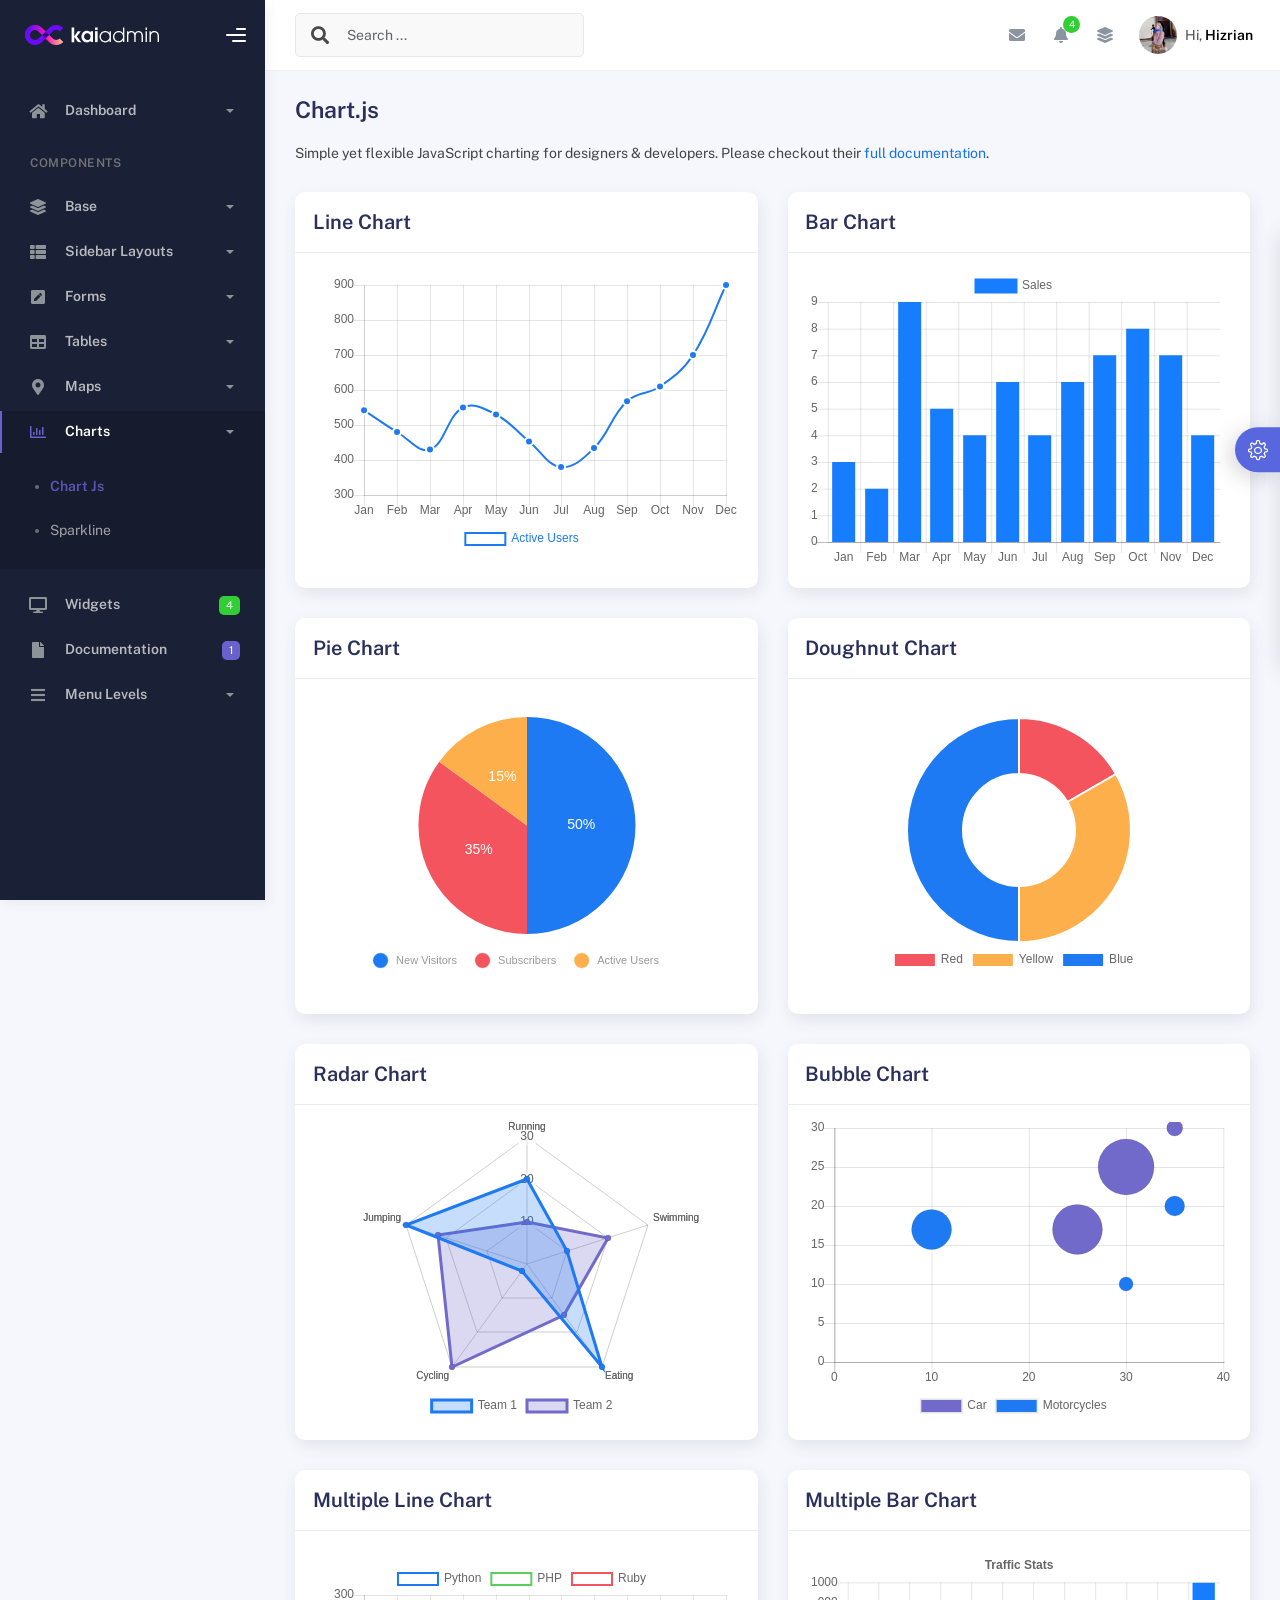
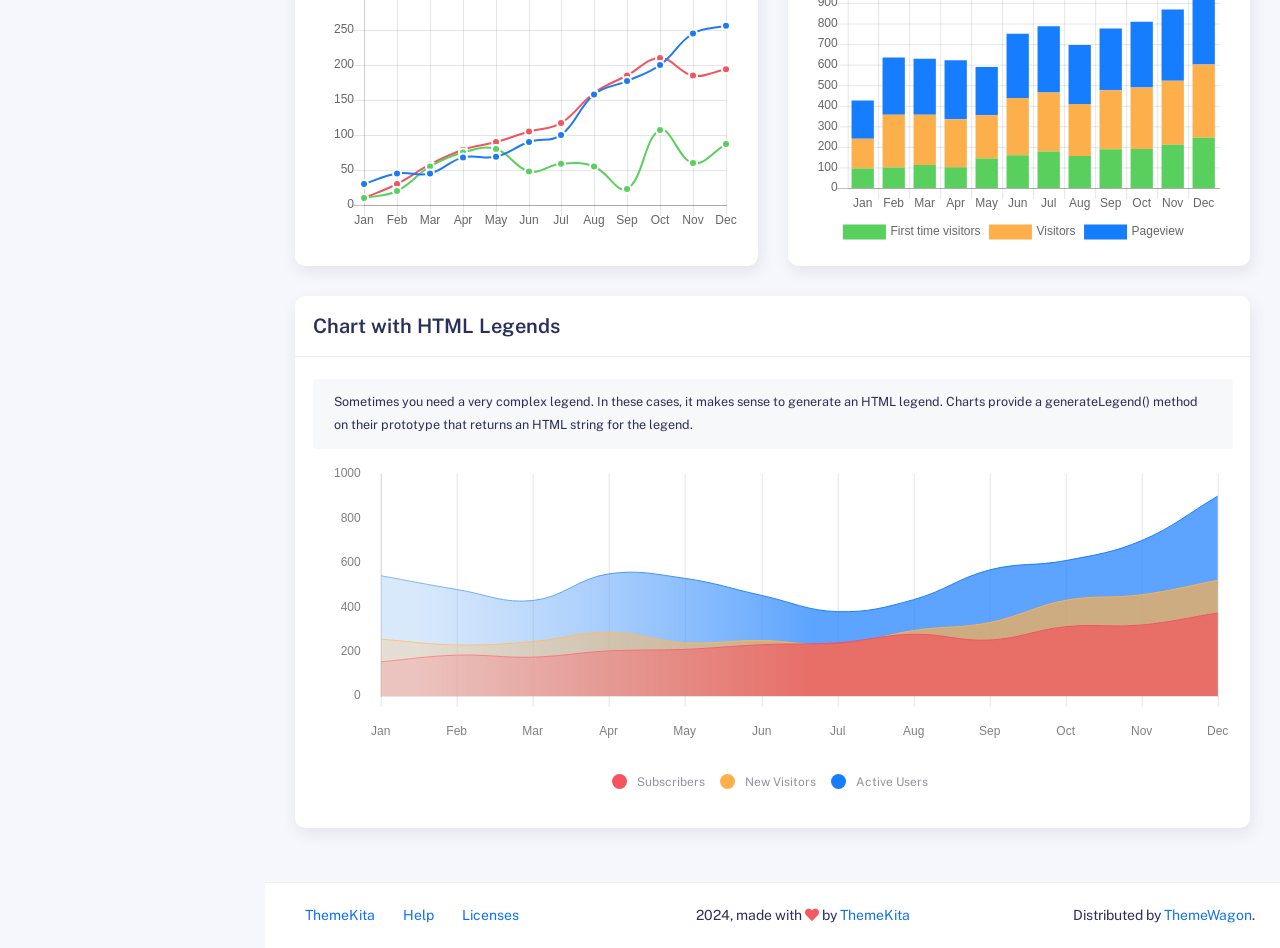
<file: admin/charts/charts.html>
<!DOCTYPE html>
<html lang="en">
  <head>
    <meta http-equiv="X-UA-Compatible" content="IE=edge" />
    <title>Charts - Kaiadmin Bootstrap 5 Admin Dashboard</title>
    <meta
      content="width=device-width, initial-scale=1.0, shrink-to-fit=no"
      name="viewport"
    />
    <link
      rel="icon"
      href="../assets/img/kaiadmin/favicon.ico"
      type="image/x-icon"
    />

    <!-- Fonts and icons -->
    <script src="../assets/js/plugin/webfont/webfont.min.js"></script>
    <script>
      WebFont.load({
        google: { families: ["Public Sans:300,400,500,600,700"] },
        custom: {
          families: [
            "Font Awesome 5 Solid",
            "Font Awesome 5 Regular",
            "Font Awesome 5 Brands",
            "simple-line-icons",
          ],
          urls: ["../assets/css/fonts.min.css"],
        },
        active: function () {
          sessionStorage.fonts = true;
        },
      });
    </script>

    <!-- CSS Files -->
    <link rel="stylesheet" href="../assets/css/bootstrap.min.css" />
    <link rel="stylesheet" href="../assets/css/plugins.min.css" />
    <link rel="stylesheet" href="../assets/css/kaiadmin.min.css" />

    <!-- CSS Just for demo purpose, don't include it in your project -->
    <link rel="stylesheet" href="../assets/css/demo.css" />
  </head>
  <body>
    <div class="wrapper">
      <!-- Sidebar -->
      <div class="sidebar" data-background-color="dark">
        <div class="sidebar-logo">
          <!-- Logo Header -->
          <div class="logo-header" data-background-color="dark">
            <a href="../index.html" class="logo">
              <img
                src="../assets/img/kaiadmin/logo_light.svg"
                alt="navbar brand"
                class="navbar-brand"
                height="20"
              />
            </a>
            <div class="nav-toggle">
              <button class="btn btn-toggle toggle-sidebar">
                <i class="gg-menu-right"></i>
              </button>
              <button class="btn btn-toggle sidenav-toggler">
                <i class="gg-menu-left"></i>
              </button>
            </div>
            <button class="topbar-toggler more">
              <i class="gg-more-vertical-alt"></i>
            </button>
          </div>
          <!-- End Logo Header -->
        </div>
        <div class="sidebar-wrapper scrollbar scrollbar-inner">
          <div class="sidebar-content">
            <ul class="nav nav-secondary">
              <li class="nav-item">
                <a
                  data-bs-toggle="collapse"
                  href="#dashboard"
                  class="collapsed"
                  aria-expanded="false"
                >
                  <i class="fas fa-home"></i>
                  <p>Dashboard</p>
                  <span class="caret"></span>
                </a>
                <div class="collapse" id="dashboard">
                  <ul class="nav nav-collapse">
                    <li>
                      <a href="../../demo1/index.html">
                        <span class="sub-item">Dashboard 1</span>
                      </a>
                    </li>
                  </ul>
                </div>
              </li>
              <li class="nav-section">
                <span class="sidebar-mini-icon">
                  <i class="fa fa-ellipsis-h"></i>
                </span>
                <h4 class="text-section">Components</h4>
              </li>
              <li class="nav-item">
                <a data-bs-toggle="collapse" href="#base">
                  <i class="fas fa-layer-group"></i>
                  <p>Base</p>
                  <span class="caret"></span>
                </a>
                <div class="collapse" id="base">
                  <ul class="nav nav-collapse">
                    <li>
                      <a href="../components/avatars.html">
                        <span class="sub-item">Avatars</span>
                      </a>
                    </li>
                    <li>
                      <a href="../components/buttons.html">
                        <span class="sub-item">Buttons</span>
                      </a>
                    </li>
                    <li>
                      <a href="../components/gridsystem.html">
                        <span class="sub-item">Grid System</span>
                      </a>
                    </li>
                    <li>
                      <a href="../components/panels.html">
                        <span class="sub-item">Panels</span>
                      </a>
                    </li>
                    <li>
                      <a href="../components/notifications.html">
                        <span class="sub-item">Notifications</span>
                      </a>
                    </li>
                    <li>
                      <a href="../components/sweetalert.html">
                        <span class="sub-item">Sweet Alert</span>
                      </a>
                    </li>
                    <li>
                      <a href="../components/font-awesome-icons.html">
                        <span class="sub-item">Font Awesome Icons</span>
                      </a>
                    </li>
                    <li>
                      <a href="../components/simple-line-icons.html">
                        <span class="sub-item">Simple Line Icons</span>
                      </a>
                    </li>
                    <li>
                      <a href="../components/typography.html">
                        <span class="sub-item">Typography</span>
                      </a>
                    </li>
                  </ul>
                </div>
              </li>
              <li class="nav-item">
                <a data-bs-toggle="collapse" href="#sidebarLayouts">
                  <i class="fas fa-th-list"></i>
                  <p>Sidebar Layouts</p>
                  <span class="caret"></span>
                </a>
                <div class="collapse" id="sidebarLayouts">
                  <ul class="nav nav-collapse">
                    <li>
                      <a href="../sidebar-style-2.html">
                        <span class="sub-item">Sidebar Style 2</span>
                      </a>
                    </li>
                    <li>
                      <a href="../icon-menu.html">
                        <span class="sub-item">Icon Menu</span>
                      </a>
                    </li>
                  </ul>
                </div>
              </li>
              <li class="nav-item">
                <a data-bs-toggle="collapse" href="#forms">
                  <i class="fas fa-pen-square"></i>
                  <p>Forms</p>
                  <span class="caret"></span>
                </a>
                <div class="collapse" id="forms">
                  <ul class="nav nav-collapse">
                    <li>
                      <a href="../forms/forms.html">
                        <span class="sub-item">Basic Form</span>
                      </a>
                    </li>
                  </ul>
                </div>
              </li>
              <li class="nav-item">
                <a data-bs-toggle="collapse" href="#tables">
                  <i class="fas fa-table"></i>
                  <p>Tables</p>
                  <span class="caret"></span>
                </a>
                <div class="collapse" id="tables">
                  <ul class="nav nav-collapse">
                    <li>
                      <a href="../tables/tables.html">
                        <span class="sub-item">Basic Table</span>
                      </a>
                    </li>
                    <li>
                      <a href="../tables/datatables.html">
                        <span class="sub-item">Datatables</span>
                      </a>
                    </li>
                  </ul>
                </div>
              </li>
              <li class="nav-item">
                <a data-bs-toggle="collapse" href="#maps">
                  <i class="fas fa-map-marker-alt"></i>
                  <p>Maps</p>
                  <span class="caret"></span>
                </a>
                <div class="collapse" id="maps">
                  <ul class="nav nav-collapse">
                    <li>
                      <a href="../maps/googlemaps.html">
                        <span class="sub-item">Google Maps</span>
                      </a>
                    </li>
                    <li>
                      <a href="../maps/jsvectormap.html">
                        <span class="sub-item">Jsvectormap</span>
                      </a>
                    </li>
                  </ul>
                </div>
              </li>
              <li class="nav-item active submenu">
                <a data-bs-toggle="collapse" href="#charts">
                  <i class="far fa-chart-bar"></i>
                  <p>Charts</p>
                  <span class="caret"></span>
                </a>
                <div class="collapse show" id="charts">
                  <ul class="nav nav-collapse">
                    <li class="active">
                      <a href="../charts/charts.html">
                        <span class="sub-item">Chart Js</span>
                      </a>
                    </li>
                    <li>
                      <a href="../charts/sparkline.html">
                        <span class="sub-item">Sparkline</span>
                      </a>
                    </li>
                  </ul>
                </div>
              </li>
              <li class="nav-item">
                <a href="../widgets.html">
                  <i class="fas fa-desktop"></i>
                  <p>Widgets</p>
                  <span class="badge badge-success">4</span>
                </a>
              </li>
              <li class="nav-item">
                <a href="../../../documentation/index.html">
                  <i class="fas fa-file"></i>
                  <p>Documentation</p>
                  <span class="badge badge-secondary">1</span>
                </a>
              </li>
              <li class="nav-item">
                <a data-bs-toggle="collapse" href="#submenu">
                  <i class="fas fa-bars"></i>
                  <p>Menu Levels</p>
                  <span class="caret"></span>
                </a>
                <div class="collapse" id="submenu">
                  <ul class="nav nav-collapse">
                    <li>
                      <a data-bs-toggle="collapse" href="#subnav1">
                        <span class="sub-item">Level 1</span>
                        <span class="caret"></span>
                      </a>
                      <div class="collapse" id="subnav1">
                        <ul class="nav nav-collapse subnav">
                          <li>
                            <a href="#">
                              <span class="sub-item">Level 2</span>
                            </a>
                          </li>
                          <li>
                            <a href="#">
                              <span class="sub-item">Level 2</span>
                            </a>
                          </li>
                        </ul>
                      </div>
                    </li>
                    <li>
                      <a data-bs-toggle="collapse" href="#subnav2">
                        <span class="sub-item">Level 1</span>
                        <span class="caret"></span>
                      </a>
                      <div class="collapse" id="subnav2">
                        <ul class="nav nav-collapse subnav">
                          <li>
                            <a href="#">
                              <span class="sub-item">Level 2</span>
                            </a>
                          </li>
                        </ul>
                      </div>
                    </li>
                    <li>
                      <a href="#">
                        <span class="sub-item">Level 1</span>
                      </a>
                    </li>
                  </ul>
                </div>
              </li>
            </ul>
          </div>
        </div>
      </div>
      <!-- End Sidebar -->

      <div class="main-panel">
        <div class="main-header">
          <div class="main-header-logo">
            <!-- Logo Header -->
            <div class="logo-header" data-background-color="dark">
              <a href="../index.html" class="logo">
                <img
                  src="../assets/img/kaiadmin/logo_light.svg"
                  alt="navbar brand"
                  class="navbar-brand"
                  height="20"
                />
              </a>
              <div class="nav-toggle">
                <button class="btn btn-toggle toggle-sidebar">
                  <i class="gg-menu-right"></i>
                </button>
                <button class="btn btn-toggle sidenav-toggler">
                  <i class="gg-menu-left"></i>
                </button>
              </div>
              <button class="topbar-toggler more">
                <i class="gg-more-vertical-alt"></i>
              </button>
            </div>
            <!-- End Logo Header -->
          </div>
          <!-- Navbar Header -->
          <nav
            class="navbar navbar-header navbar-header-transparent navbar-expand-lg border-bottom"
          >
            <div class="container-fluid">
              <nav
                class="navbar navbar-header-left navbar-expand-lg navbar-form nav-search p-0 d-none d-lg-flex"
              >
                <div class="input-group">
                  <div class="input-group-prepend">
                    <button type="submit" class="btn btn-search pe-1">
                      <i class="fa fa-search search-icon"></i>
                    </button>
                  </div>
                  <input
                    type="text"
                    placeholder="Search ..."
                    class="form-control"
                  />
                </div>
              </nav>

              <ul class="navbar-nav topbar-nav ms-md-auto align-items-center">
                <li
                  class="nav-item topbar-icon dropdown hidden-caret d-flex d-lg-none"
                >
                  <a
                    class="nav-link dropdown-toggle"
                    data-bs-toggle="dropdown"
                    href="#"
                    role="button"
                    aria-expanded="false"
                    aria-haspopup="true"
                  >
                    <i class="fa fa-search"></i>
                  </a>
                  <ul class="dropdown-menu dropdown-search animated fadeIn">
                    <form class="navbar-left navbar-form nav-search">
                      <div class="input-group">
                        <input
                          type="text"
                          placeholder="Search ..."
                          class="form-control"
                        />
                      </div>
                    </form>
                  </ul>
                </li>
                <li class="nav-item topbar-icon dropdown hidden-caret">
                  <a
                    class="nav-link dropdown-toggle"
                    href="#"
                    id="messageDropdown"
                    role="button"
                    data-bs-toggle="dropdown"
                    aria-haspopup="true"
                    aria-expanded="false"
                  >
                    <i class="fa fa-envelope"></i>
                  </a>
                  <ul
                    class="dropdown-menu messages-notif-box animated fadeIn"
                    aria-labelledby="messageDropdown"
                  >
                    <li>
                      <div
                        class="dropdown-title d-flex justify-content-between align-items-center"
                      >
                        Messages
                        <a href="#" class="small">Mark all as read</a>
                      </div>
                    </li>
                    <li>
                      <div class="message-notif-scroll scrollbar-outer">
                        <div class="notif-center">
                          <a href="#">
                            <div class="notif-img">
                              <img
                                src="../assets/img/jm_denis.jpg"
                                alt="Img Profile"
                              />
                            </div>
                            <div class="notif-content">
                              <span class="subject">Jimmy Denis</span>
                              <span class="block"> How are you ? </span>
                              <span class="time">5 minutes ago</span>
                            </div>
                          </a>
                          <a href="#">
                            <div class="notif-img">
                              <img
                                src="../assets/img/chadengle.jpg"
                                alt="Img Profile"
                              />
                            </div>
                            <div class="notif-content">
                              <span class="subject">Chad</span>
                              <span class="block"> Ok, Thanks ! </span>
                              <span class="time">12 minutes ago</span>
                            </div>
                          </a>
                          <a href="#">
                            <div class="notif-img">
                              <img
                                src="../assets/img/mlane.jpg"
                                alt="Img Profile"
                              />
                            </div>
                            <div class="notif-content">
                              <span class="subject">Jhon Doe</span>
                              <span class="block">
                                Ready for the meeting today...
                              </span>
                              <span class="time">12 minutes ago</span>
                            </div>
                          </a>
                          <a href="#">
                            <div class="notif-img">
                              <img
                                src="../assets/img/talha.jpg"
                                alt="Img Profile"
                              />
                            </div>
                            <div class="notif-content">
                              <span class="subject">Talha</span>
                              <span class="block"> Hi, Apa Kabar ? </span>
                              <span class="time">17 minutes ago</span>
                            </div>
                          </a>
                        </div>
                      </div>
                    </li>
                    <li>
                      <a class="see-all" href="javascript:void(0);"
                        >See all messages<i class="fa fa-angle-right"></i>
                      </a>
                    </li>
                  </ul>
                </li>
                <li class="nav-item topbar-icon dropdown hidden-caret">
                  <a
                    class="nav-link dropdown-toggle"
                    href="#"
                    id="notifDropdown"
                    role="button"
                    data-bs-toggle="dropdown"
                    aria-haspopup="true"
                    aria-expanded="false"
                  >
                    <i class="fa fa-bell"></i>
                    <span class="notification">4</span>
                  </a>
                  <ul
                    class="dropdown-menu notif-box animated fadeIn"
                    aria-labelledby="notifDropdown"
                  >
                    <li>
                      <div class="dropdown-title">
                        You have 4 new notification
                      </div>
                    </li>
                    <li>
                      <div class="notif-scroll scrollbar-outer">
                        <div class="notif-center">
                          <a href="#">
                            <div class="notif-icon notif-primary">
                              <i class="fa fa-user-plus"></i>
                            </div>
                            <div class="notif-content">
                              <span class="block"> New user registered </span>
                              <span class="time">5 minutes ago</span>
                            </div>
                          </a>
                          <a href="#">
                            <div class="notif-icon notif-success">
                              <i class="fa fa-comment"></i>
                            </div>
                            <div class="notif-content">
                              <span class="block">
                                Rahmad commented on Admin
                              </span>
                              <span class="time">12 minutes ago</span>
                            </div>
                          </a>
                          <a href="#">
                            <div class="notif-img">
                              <img
                                src="../assets/img/profile2.jpg"
                                alt="Img Profile"
                              />
                            </div>
                            <div class="notif-content">
                              <span class="block">
                                Reza send messages to you
                              </span>
                              <span class="time">12 minutes ago</span>
                            </div>
                          </a>
                          <a href="#">
                            <div class="notif-icon notif-danger">
                              <i class="fa fa-heart"></i>
                            </div>
                            <div class="notif-content">
                              <span class="block"> Farrah liked Admin </span>
                              <span class="time">17 minutes ago</span>
                            </div>
                          </a>
                        </div>
                      </div>
                    </li>
                    <li>
                      <a class="see-all" href="javascript:void(0);"
                        >See all notifications<i class="fa fa-angle-right"></i>
                      </a>
                    </li>
                  </ul>
                </li>
                <li class="nav-item topbar-icon dropdown hidden-caret">
                  <a
                    class="nav-link"
                    data-bs-toggle="dropdown"
                    href="#"
                    aria-expanded="false"
                  >
                    <i class="fas fa-layer-group"></i>
                  </a>
                  <div class="dropdown-menu quick-actions animated fadeIn">
                    <div class="quick-actions-header">
                      <span class="title mb-1">Quick Actions</span>
                      <span class="subtitle op-7">Shortcuts</span>
                    </div>
                    <div class="quick-actions-scroll scrollbar-outer">
                      <div class="quick-actions-items">
                        <div class="row m-0">
                          <a class="col-6 col-md-4 p-0" href="#">
                            <div class="quick-actions-item">
                              <div class="avatar-item bg-danger rounded-circle">
                                <i class="far fa-calendar-alt"></i>
                              </div>
                              <span class="text">Calendar</span>
                            </div>
                          </a>
                          <a class="col-6 col-md-4 p-0" href="#">
                            <div class="quick-actions-item">
                              <div
                                class="avatar-item bg-warning rounded-circle"
                              >
                                <i class="fas fa-map"></i>
                              </div>
                              <span class="text">Maps</span>
                            </div>
                          </a>
                          <a class="col-6 col-md-4 p-0" href="#">
                            <div class="quick-actions-item">
                              <div class="avatar-item bg-info rounded-circle">
                                <i class="fas fa-file-excel"></i>
                              </div>
                              <span class="text">Reports</span>
                            </div>
                          </a>
                          <a class="col-6 col-md-4 p-0" href="#">
                            <div class="quick-actions-item">
                              <div
                                class="avatar-item bg-success rounded-circle"
                              >
                                <i class="fas fa-envelope"></i>
                              </div>
                              <span class="text">Emails</span>
                            </div>
                          </a>
                          <a class="col-6 col-md-4 p-0" href="#">
                            <div class="quick-actions-item">
                              <div
                                class="avatar-item bg-primary rounded-circle"
                              >
                                <i class="fas fa-file-invoice-dollar"></i>
                              </div>
                              <span class="text">Invoice</span>
                            </div>
                          </a>
                          <a class="col-6 col-md-4 p-0" href="#">
                            <div class="quick-actions-item">
                              <div
                                class="avatar-item bg-secondary rounded-circle"
                              >
                                <i class="fas fa-credit-card"></i>
                              </div>
                              <span class="text">Payments</span>
                            </div>
                          </a>
                        </div>
                      </div>
                    </div>
                  </div>
                </li>

                <li class="nav-item topbar-user dropdown hidden-caret">
                  <a
                    class="dropdown-toggle profile-pic"
                    data-bs-toggle="dropdown"
                    href="#"
                    aria-expanded="false"
                  >
                    <div class="avatar-sm">
                      <img
                        src="../assets/img/profile.jpg"
                        alt="..."
                        class="avatar-img rounded-circle"
                      />
                    </div>
                    <span class="profile-username">
                      <span class="op-7">Hi,</span>
                      <span class="fw-bold">Hizrian</span>
                    </span>
                  </a>
                  <ul class="dropdown-menu dropdown-user animated fadeIn">
                    <div class="dropdown-user-scroll scrollbar-outer">
                      <li>
                        <div class="user-box">
                          <div class="avatar-lg">
                            <img
                              src="../assets/img/profile.jpg"
                              alt="image profile"
                              class="avatar-img rounded"
                            />
                          </div>
                          <div class="u-text">
                            <h4>Hizrian</h4>
                            <p class="text-muted">hello@example.com</p>
                            <a
                              href="profile.html"
                              class="btn btn-xs btn-secondary btn-sm"
                              >View Profile</a
                            >
                          </div>
                        </div>
                      </li>
                      <li>
                        <div class="dropdown-divider"></div>
                        <a class="dropdown-item" href="#">My Profile</a>
                        <a class="dropdown-item" href="#">My Balance</a>
                        <a class="dropdown-item" href="#">Inbox</a>
                        <div class="dropdown-divider"></div>
                        <a class="dropdown-item" href="#">Account Setting</a>
                        <div class="dropdown-divider"></div>
                        <a class="dropdown-item" href="#">Logout</a>
                      </li>
                    </div>
                  </ul>
                </li>
              </ul>
            </div>
          </nav>
          <!-- End Navbar -->
        </div>

        <div class="container">
          <div class="page-inner">
            <h3 class="fw-bold mb-3">Chart.js</h3>
            <div class="page-category">
              Simple yet flexible JavaScript charting for designers &
              developers. Please checkout their
              <a href="http://www.chartjs.org/" target="_blank"
                >full documentation</a
              >.
            </div>
            <div class="row">
              <div class="col-md-6">
                <div class="card">
                  <div class="card-header">
                    <div class="card-title">Line Chart</div>
                  </div>
                  <div class="card-body">
                    <div class="chart-container">
                      <canvas id="lineChart"></canvas>
                    </div>
                  </div>
                </div>
              </div>
              <div class="col-md-6">
                <div class="card">
                  <div class="card-header">
                    <div class="card-title">Bar Chart</div>
                  </div>
                  <div class="card-body">
                    <div class="chart-container">
                      <canvas id="barChart"></canvas>
                    </div>
                  </div>
                </div>
              </div>
              <div class="col-md-6">
                <div class="card">
                  <div class="card-header">
                    <div class="card-title">Pie Chart</div>
                  </div>
                  <div class="card-body">
                    <div class="chart-container">
                      <canvas
                        id="pieChart"
                        style="width: 50%; height: 50%"
                      ></canvas>
                    </div>
                  </div>
                </div>
              </div>
              <div class="col-md-6">
                <div class="card">
                  <div class="card-header">
                    <div class="card-title">Doughnut Chart</div>
                  </div>
                  <div class="card-body">
                    <div class="chart-container">
                      <canvas
                        id="doughnutChart"
                        style="width: 50%; height: 50%"
                      ></canvas>
                    </div>
                  </div>
                </div>
              </div>
              <div class="col-md-6">
                <div class="card">
                  <div class="card-header">
                    <div class="card-title">Radar Chart</div>
                  </div>
                  <div class="card-body">
                    <div class="chart-container">
                      <canvas id="radarChart"></canvas>
                    </div>
                  </div>
                </div>
              </div>
              <div class="col-md-6">
                <div class="card">
                  <div class="card-header">
                    <div class="card-title">Bubble Chart</div>
                  </div>
                  <div class="card-body">
                    <div class="chart-container">
                      <canvas id="bubbleChart"></canvas>
                    </div>
                  </div>
                </div>
              </div>
              <div class="col-md-6">
                <div class="card">
                  <div class="card-header">
                    <div class="card-title">Multiple Line Chart</div>
                  </div>
                  <div class="card-body">
                    <div class="chart-container">
                      <canvas id="multipleLineChart"></canvas>
                    </div>
                  </div>
                </div>
              </div>
              <div class="col-md-6">
                <div class="card">
                  <div class="card-header">
                    <div class="card-title">Multiple Bar Chart</div>
                  </div>
                  <div class="card-body">
                    <div class="chart-container">
                      <canvas id="multipleBarChart"></canvas>
                    </div>
                  </div>
                </div>
              </div>
              <div class="col-md-12">
                <div class="card">
                  <div class="card-header">
                    <div class="card-title">Chart with HTML Legends</div>
                  </div>
                  <div class="card-body">
                    <div class="card-sub">
                      Sometimes you need a very complex legend. In these cases,
                      it makes sense to generate an HTML legend. Charts provide
                      a generateLegend() method on their prototype that returns
                      an HTML string for the legend.
                    </div>
                    <div class="chart-container">
                      <canvas id="htmlLegendsChart"></canvas>
                    </div>
                    <div id="myChartLegend"></div>
                  </div>
                </div>
              </div>
            </div>
          </div>
        </div>

        <footer class="footer">
          <div class="container-fluid d-flex justify-content-between">
            <nav class="pull-left">
              <ul class="nav">
                <li class="nav-item">
                  <a class="nav-link" href="http://www.themekita.com">
                    ThemeKita
                  </a>
                </li>
                <li class="nav-item">
                  <a class="nav-link" href="#"> Help </a>
                </li>
                <li class="nav-item">
                  <a class="nav-link" href="#"> Licenses </a>
                </li>
              </ul>
            </nav>
            <div class="copyright">
              2024, made with <i class="fa fa-heart heart text-danger"></i> by
              <a href="http://www.themekita.com">ThemeKita</a>
            </div>
            <div>
              Distributed by
              <a target="_blank" href="https://themewagon.com/">ThemeWagon</a>.
            </div>
          </div>
        </footer>
      </div>

      <!-- Custom template | don't include it in your project! -->
      <div class="custom-template">
        <div class="title">Settings</div>
        <div class="custom-content">
          <div class="switcher">
            <div class="switch-block">
              <h4>Logo Header</h4>
              <div class="btnSwitch">
                <button
                  type="button"
                  class="selected changeLogoHeaderColor"
                  data-color="dark"
                ></button>
                <button
                  type="button"
                  class="selected changeLogoHeaderColor"
                  data-color="blue"
                ></button>
                <button
                  type="button"
                  class="changeLogoHeaderColor"
                  data-color="purple"
                ></button>
                <button
                  type="button"
                  class="changeLogoHeaderColor"
                  data-color="light-blue"
                ></button>
                <button
                  type="button"
                  class="changeLogoHeaderColor"
                  data-color="green"
                ></button>
                <button
                  type="button"
                  class="changeLogoHeaderColor"
                  data-color="orange"
                ></button>
                <button
                  type="button"
                  class="changeLogoHeaderColor"
                  data-color="red"
                ></button>
                <button
                  type="button"
                  class="changeLogoHeaderColor"
                  data-color="white"
                ></button>
                <br />
                <button
                  type="button"
                  class="changeLogoHeaderColor"
                  data-color="dark2"
                ></button>
                <button
                  type="button"
                  class="changeLogoHeaderColor"
                  data-color="blue2"
                ></button>
                <button
                  type="button"
                  class="changeLogoHeaderColor"
                  data-color="purple2"
                ></button>
                <button
                  type="button"
                  class="changeLogoHeaderColor"
                  data-color="light-blue2"
                ></button>
                <button
                  type="button"
                  class="changeLogoHeaderColor"
                  data-color="green2"
                ></button>
                <button
                  type="button"
                  class="changeLogoHeaderColor"
                  data-color="orange2"
                ></button>
                <button
                  type="button"
                  class="changeLogoHeaderColor"
                  data-color="red2"
                ></button>
              </div>
            </div>
            <div class="switch-block">
              <h4>Navbar Header</h4>
              <div class="btnSwitch">
                <button
                  type="button"
                  class="changeTopBarColor"
                  data-color="dark"
                ></button>
                <button
                  type="button"
                  class="changeTopBarColor"
                  data-color="blue"
                ></button>
                <button
                  type="button"
                  class="changeTopBarColor"
                  data-color="purple"
                ></button>
                <button
                  type="button"
                  class="changeTopBarColor"
                  data-color="light-blue"
                ></button>
                <button
                  type="button"
                  class="changeTopBarColor"
                  data-color="green"
                ></button>
                <button
                  type="button"
                  class="changeTopBarColor"
                  data-color="orange"
                ></button>
                <button
                  type="button"
                  class="changeTopBarColor"
                  data-color="red"
                ></button>
                <button
                  type="button"
                  class="changeTopBarColor"
                  data-color="white"
                ></button>
                <br />
                <button
                  type="button"
                  class="changeTopBarColor"
                  data-color="dark2"
                ></button>
                <button
                  type="button"
                  class="selected changeTopBarColor"
                  data-color="blue2"
                ></button>
                <button
                  type="button"
                  class="changeTopBarColor"
                  data-color="purple2"
                ></button>
                <button
                  type="button"
                  class="changeTopBarColor"
                  data-color="light-blue2"
                ></button>
                <button
                  type="button"
                  class="changeTopBarColor"
                  data-color="green2"
                ></button>
                <button
                  type="button"
                  class="changeTopBarColor"
                  data-color="orange2"
                ></button>
                <button
                  type="button"
                  class="changeTopBarColor"
                  data-color="red2"
                ></button>
              </div>
            </div>
            <div class="switch-block">
              <h4>Sidebar</h4>
              <div class="btnSwitch">
                <button
                  type="button"
                  class="selected changeSideBarColor"
                  data-color="white"
                ></button>
                <button
                  type="button"
                  class="changeSideBarColor"
                  data-color="dark"
                ></button>
                <button
                  type="button"
                  class="changeSideBarColor"
                  data-color="dark2"
                ></button>
              </div>
            </div>
          </div>
        </div>
        <div class="custom-toggle">
          <i class="icon-settings"></i>
        </div>
      </div>
      <!-- End Custom template -->
    </div>
    <!--   Core JS Files   -->
    <script src="../assets/js/core/jquery-3.7.1.min.js"></script>
    <script src="../assets/js/core/popper.min.js"></script>
    <script src="../assets/js/core/bootstrap.min.js"></script>
    <!-- Chart JS -->
    <script src="../assets/js/plugin/chart.js/chart.min.js"></script>
    <!-- jQuery Scrollbar -->
    <script src="../assets/js/plugin/jquery-scrollbar/jquery.scrollbar.min.js"></script>
    <!-- Kaiadmin JS -->
    <script src="../assets/js/kaiadmin.min.js"></script>
    <!-- Kaiadmin DEMO methods, don't include it in your project! -->
    <script src="../assets/js/setting-demo2.js"></script>
    <script>
      var lineChart = document.getElementById("lineChart").getContext("2d"),
        barChart = document.getElementById("barChart").getContext("2d"),
        pieChart = document.getElementById("pieChart").getContext("2d"),
        doughnutChart = document
          .getElementById("doughnutChart")
          .getContext("2d"),
        radarChart = document.getElementById("radarChart").getContext("2d"),
        bubbleChart = document.getElementById("bubbleChart").getContext("2d"),
        multipleLineChart = document
          .getElementById("multipleLineChart")
          .getContext("2d"),
        multipleBarChart = document
          .getElementById("multipleBarChart")
          .getContext("2d"),
        htmlLegendsChart = document
          .getElementById("htmlLegendsChart")
          .getContext("2d");

      var myLineChart = new Chart(lineChart, {
        type: "line",
        data: {
          labels: [
            "Jan",
            "Feb",
            "Mar",
            "Apr",
            "May",
            "Jun",
            "Jul",
            "Aug",
            "Sep",
            "Oct",
            "Nov",
            "Dec",
          ],
          datasets: [
            {
              label: "Active Users",
              borderColor: "#1d7af3",
              pointBorderColor: "#FFF",
              pointBackgroundColor: "#1d7af3",
              pointBorderWidth: 2,
              pointHoverRadius: 4,
              pointHoverBorderWidth: 1,
              pointRadius: 4,
              backgroundColor: "transparent",
              fill: true,
              borderWidth: 2,
              data: [
                542, 480, 430, 550, 530, 453, 380, 434, 568, 610, 700, 900,
              ],
            },
          ],
        },
        options: {
          responsive: true,
          maintainAspectRatio: false,
          legend: {
            position: "bottom",
            labels: {
              padding: 10,
              fontColor: "#1d7af3",
            },
          },
          tooltips: {
            bodySpacing: 4,
            mode: "nearest",
            intersect: 0,
            position: "nearest",
            xPadding: 10,
            yPadding: 10,
            caretPadding: 10,
          },
          layout: {
            padding: { left: 15, right: 15, top: 15, bottom: 15 },
          },
        },
      });

      var myBarChart = new Chart(barChart, {
        type: "bar",
        data: {
          labels: [
            "Jan",
            "Feb",
            "Mar",
            "Apr",
            "May",
            "Jun",
            "Jul",
            "Aug",
            "Sep",
            "Oct",
            "Nov",
            "Dec",
          ],
          datasets: [
            {
              label: "Sales",
              backgroundColor: "rgb(23, 125, 255)",
              borderColor: "rgb(23, 125, 255)",
              data: [3, 2, 9, 5, 4, 6, 4, 6, 7, 8, 7, 4],
            },
          ],
        },
        options: {
          responsive: true,
          maintainAspectRatio: false,
          scales: {
            yAxes: [
              {
                ticks: {
                  beginAtZero: true,
                },
              },
            ],
          },
        },
      });

      var myPieChart = new Chart(pieChart, {
        type: "pie",
        data: {
          datasets: [
            {
              data: [50, 35, 15],
              backgroundColor: ["#1d7af3", "#f3545d", "#fdaf4b"],
              borderWidth: 0,
            },
          ],
          labels: ["New Visitors", "Subscribers", "Active Users"],
        },
        options: {
          responsive: true,
          maintainAspectRatio: false,
          legend: {
            position: "bottom",
            labels: {
              fontColor: "rgb(154, 154, 154)",
              fontSize: 11,
              usePointStyle: true,
              padding: 20,
            },
          },
          pieceLabel: {
            render: "percentage",
            fontColor: "white",
            fontSize: 14,
          },
          tooltips: false,
          layout: {
            padding: {
              left: 20,
              right: 20,
              top: 20,
              bottom: 20,
            },
          },
        },
      });

      var myDoughnutChart = new Chart(doughnutChart, {
        type: "doughnut",
        data: {
          datasets: [
            {
              data: [10, 20, 30],
              backgroundColor: ["#f3545d", "#fdaf4b", "#1d7af3"],
            },
          ],

          labels: ["Red", "Yellow", "Blue"],
        },
        options: {
          responsive: true,
          maintainAspectRatio: false,
          legend: {
            position: "bottom",
          },
          layout: {
            padding: {
              left: 20,
              right: 20,
              top: 20,
              bottom: 20,
            },
          },
        },
      });

      var myRadarChart = new Chart(radarChart, {
        type: "radar",
        data: {
          labels: ["Running", "Swimming", "Eating", "Cycling", "Jumping"],
          datasets: [
            {
              data: [20, 10, 30, 2, 30],
              borderColor: "#1d7af3",
              backgroundColor: "rgba(29, 122, 243, 0.25)",
              pointBackgroundColor: "#1d7af3",
              pointHoverRadius: 4,
              pointRadius: 3,
              label: "Team 1",
            },
            {
              data: [10, 20, 15, 30, 22],
              borderColor: "#716aca",
              backgroundColor: "rgba(113, 106, 202, 0.25)",
              pointBackgroundColor: "#716aca",
              pointHoverRadius: 4,
              pointRadius: 3,
              label: "Team 2",
            },
          ],
        },
        options: {
          responsive: true,
          maintainAspectRatio: false,
          legend: {
            position: "bottom",
          },
        },
      });

      var myBubbleChart = new Chart(bubbleChart, {
        type: "bubble",
        data: {
          datasets: [
            {
              label: "Car",
              data: [
                { x: 25, y: 17, r: 25 },
                { x: 30, y: 25, r: 28 },
                { x: 35, y: 30, r: 8 },
              ],
              backgroundColor: "#716aca",
            },
            {
              label: "Motorcycles",
              data: [
                { x: 10, y: 17, r: 20 },
                { x: 30, y: 10, r: 7 },
                { x: 35, y: 20, r: 10 },
              ],
              backgroundColor: "#1d7af3",
            },
          ],
        },
        options: {
          responsive: true,
          maintainAspectRatio: false,
          legend: {
            position: "bottom",
          },
          scales: {
            yAxes: [
              {
                ticks: {
                  beginAtZero: true,
                },
              },
            ],
            xAxes: [
              {
                ticks: {
                  beginAtZero: true,
                },
              },
            ],
          },
        },
      });

      var myMultipleLineChart = new Chart(multipleLineChart, {
        type: "line",
        data: {
          labels: [
            "Jan",
            "Feb",
            "Mar",
            "Apr",
            "May",
            "Jun",
            "Jul",
            "Aug",
            "Sep",
            "Oct",
            "Nov",
            "Dec",
          ],
          datasets: [
            {
              label: "Python",
              borderColor: "#1d7af3",
              pointBorderColor: "#FFF",
              pointBackgroundColor: "#1d7af3",
              pointBorderWidth: 2,
              pointHoverRadius: 4,
              pointHoverBorderWidth: 1,
              pointRadius: 4,
              backgroundColor: "transparent",
              fill: true,
              borderWidth: 2,
              data: [30, 45, 45, 68, 69, 90, 100, 158, 177, 200, 245, 256],
            },
            {
              label: "PHP",
              borderColor: "#59d05d",
              pointBorderColor: "#FFF",
              pointBackgroundColor: "#59d05d",
              pointBorderWidth: 2,
              pointHoverRadius: 4,
              pointHoverBorderWidth: 1,
              pointRadius: 4,
              backgroundColor: "transparent",
              fill: true,
              borderWidth: 2,
              data: [10, 20, 55, 75, 80, 48, 59, 55, 23, 107, 60, 87],
            },
            {
              label: "Ruby",
              borderColor: "#f3545d",
              pointBorderColor: "#FFF",
              pointBackgroundColor: "#f3545d",
              pointBorderWidth: 2,
              pointHoverRadius: 4,
              pointHoverBorderWidth: 1,
              pointRadius: 4,
              backgroundColor: "transparent",
              fill: true,
              borderWidth: 2,
              data: [10, 30, 58, 79, 90, 105, 117, 160, 185, 210, 185, 194],
            },
          ],
        },
        options: {
          responsive: true,
          maintainAspectRatio: false,
          legend: {
            position: "top",
          },
          tooltips: {
            bodySpacing: 4,
            mode: "nearest",
            intersect: 0,
            position: "nearest",
            xPadding: 10,
            yPadding: 10,
            caretPadding: 10,
          },
          layout: {
            padding: { left: 15, right: 15, top: 15, bottom: 15 },
          },
        },
      });

      var myMultipleBarChart = new Chart(multipleBarChart, {
        type: "bar",
        data: {
          labels: [
            "Jan",
            "Feb",
            "Mar",
            "Apr",
            "May",
            "Jun",
            "Jul",
            "Aug",
            "Sep",
            "Oct",
            "Nov",
            "Dec",
          ],
          datasets: [
            {
              label: "First time visitors",
              backgroundColor: "#59d05d",
              borderColor: "#59d05d",
              data: [95, 100, 112, 101, 144, 159, 178, 156, 188, 190, 210, 245],
            },
            {
              label: "Visitors",
              backgroundColor: "#fdaf4b",
              borderColor: "#fdaf4b",
              data: [
                145, 256, 244, 233, 210, 279, 287, 253, 287, 299, 312, 356,
              ],
            },
            {
              label: "Pageview",
              backgroundColor: "#177dff",
              borderColor: "#177dff",
              data: [
                185, 279, 273, 287, 234, 312, 322, 286, 301, 320, 346, 399,
              ],
            },
          ],
        },
        options: {
          responsive: true,
          maintainAspectRatio: false,
          legend: {
            position: "bottom",
          },
          title: {
            display: true,
            text: "Traffic Stats",
          },
          tooltips: {
            mode: "index",
            intersect: false,
          },
          responsive: true,
          scales: {
            xAxes: [
              {
                stacked: true,
              },
            ],
            yAxes: [
              {
                stacked: true,
              },
            ],
          },
        },
      });

      // Chart with HTML Legends

      var gradientStroke = htmlLegendsChart.createLinearGradient(
        500,
        0,
        100,
        0
      );
      gradientStroke.addColorStop(0, "#177dff");
      gradientStroke.addColorStop(1, "#80b6f4");

      var gradientFill = htmlLegendsChart.createLinearGradient(500, 0, 100, 0);
      gradientFill.addColorStop(0, "rgba(23, 125, 255, 0.7)");
      gradientFill.addColorStop(1, "rgba(128, 182, 244, 0.3)");

      var gradientStroke2 = htmlLegendsChart.createLinearGradient(
        500,
        0,
        100,
        0
      );
      gradientStroke2.addColorStop(0, "#f3545d");
      gradientStroke2.addColorStop(1, "#ff8990");

      var gradientFill2 = htmlLegendsChart.createLinearGradient(500, 0, 100, 0);
      gradientFill2.addColorStop(0, "rgba(243, 84, 93, 0.7)");
      gradientFill2.addColorStop(1, "rgba(255, 137, 144, 0.3)");

      var gradientStroke3 = htmlLegendsChart.createLinearGradient(
        500,
        0,
        100,
        0
      );
      gradientStroke3.addColorStop(0, "#fdaf4b");
      gradientStroke3.addColorStop(1, "#ffc478");

      var gradientFill3 = htmlLegendsChart.createLinearGradient(500, 0, 100, 0);
      gradientFill3.addColorStop(0, "rgba(253, 175, 75, 0.7)");
      gradientFill3.addColorStop(1, "rgba(255, 196, 120, 0.3)");

      var myHtmlLegendsChart = new Chart(htmlLegendsChart, {
        type: "line",
        data: {
          labels: [
            "Jan",
            "Feb",
            "Mar",
            "Apr",
            "May",
            "Jun",
            "Jul",
            "Aug",
            "Sep",
            "Oct",
            "Nov",
            "Dec",
          ],
          datasets: [
            {
              label: "Subscribers",
              borderColor: gradientStroke2,
              pointBackgroundColor: gradientStroke2,
              pointRadius: 0,
              backgroundColor: gradientFill2,
              legendColor: "#f3545d",
              fill: true,
              borderWidth: 1,
              data: [
                154, 184, 175, 203, 210, 231, 240, 278, 252, 312, 320, 374,
              ],
            },
            {
              label: "New Visitors",
              borderColor: gradientStroke3,
              pointBackgroundColor: gradientStroke3,
              pointRadius: 0,
              backgroundColor: gradientFill3,
              legendColor: "#fdaf4b",
              fill: true,
              borderWidth: 1,
              data: [
                256, 230, 245, 287, 240, 250, 230, 295, 331, 431, 456, 521,
              ],
            },
            {
              label: "Active Users",
              borderColor: gradientStroke,
              pointBackgroundColor: gradientStroke,
              pointRadius: 0,
              backgroundColor: gradientFill,
              legendColor: "#177dff",
              fill: true,
              borderWidth: 1,
              data: [
                542, 480, 430, 550, 530, 453, 380, 434, 568, 610, 700, 900,
              ],
            },
          ],
        },
        options: {
          responsive: true,
          maintainAspectRatio: false,
          legend: {
            display: false,
          },
          tooltips: {
            bodySpacing: 4,
            mode: "nearest",
            intersect: 0,
            position: "nearest",
            xPadding: 10,
            yPadding: 10,
            caretPadding: 10,
          },
          layout: {
            padding: { left: 15, right: 15, top: 15, bottom: 15 },
          },
          scales: {
            yAxes: [
              {
                ticks: {
                  fontColor: "rgba(0,0,0,0.5)",
                  fontStyle: "500",
                  beginAtZero: false,
                  maxTicksLimit: 5,
                  padding: 20,
                },
                gridLines: {
                  drawTicks: false,
                  display: false,
                },
              },
            ],
            xAxes: [
              {
                gridLines: {
                  zeroLineColor: "transparent",
                },
                ticks: {
                  padding: 20,
                  fontColor: "rgba(0,0,0,0.5)",
                  fontStyle: "500",
                },
              },
            ],
          },
          legendCallback: function (chart) {
            var text = [];
            text.push('<ul class="' + chart.id + '-legend html-legend">');
            for (var i = 0; i < chart.data.datasets.length; i++) {
              text.push(
                '<li><span style="background-color:' +
                  chart.data.datasets[i].legendColor +
                  '"></span>'
              );
              if (chart.data.datasets[i].label) {
                text.push(chart.data.datasets[i].label);
              }
              text.push("</li>");
            }
            text.push("</ul>");
            return text.join("");
          },
        },
      });

      var myLegendContainer = document.getElementById("myChartLegend");

      // generate HTML legend
      myLegendContainer.innerHTML = myHtmlLegendsChart.generateLegend();

      // bind onClick event to all LI-tags of the legend
      var legendItems = myLegendContainer.getElementsByTagName("li");
      for (var i = 0; i < legendItems.length; i += 1) {
        legendItems[i].addEventListener("click", legendClickCallback, false);
      }
    </script>
  </body>
</html>
</file>
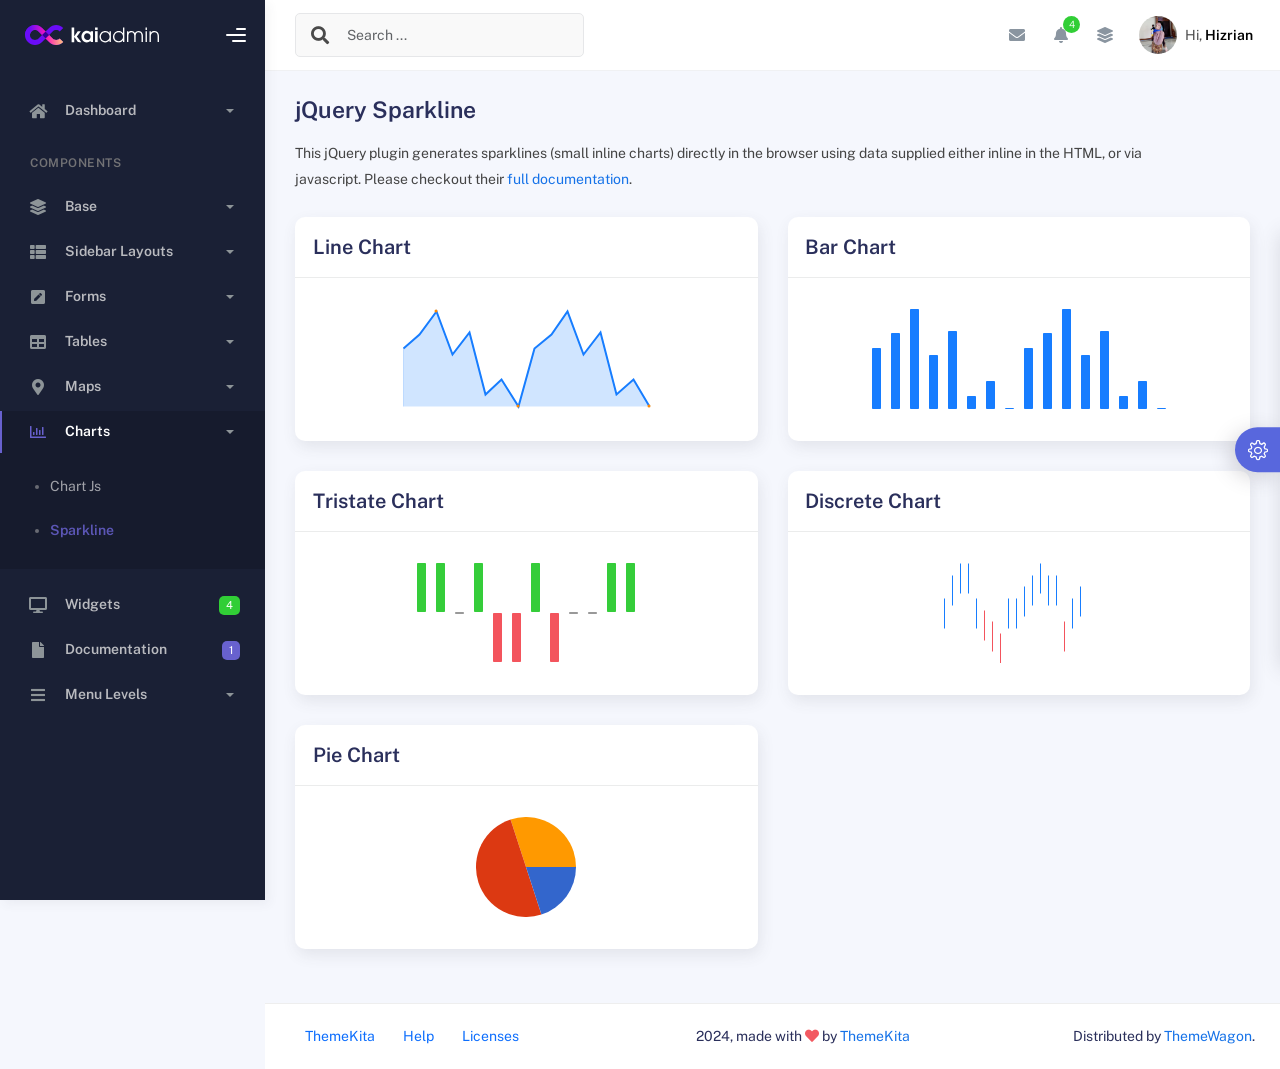
<file: admin/charts/sparkline.html>
<!DOCTYPE html>
<html lang="en">
  <head>
    <meta http-equiv="X-UA-Compatible" content="IE=edge" />
    <title>Sparkline - Kaiadmin Bootstrap 5 Admin Dashboard</title>
    <meta
      content="width=device-width, initial-scale=1.0, shrink-to-fit=no"
      name="viewport"
    />
    <link
      rel="icon"
      href="../assets/img/kaiadmin/favicon.ico"
      type="image/x-icon"
    />

    <!-- Fonts and icons -->
    <script src="../assets/js/plugin/webfont/webfont.min.js"></script>
    <script>
      WebFont.load({
        google: { families: ["Public Sans:300,400,500,600,700"] },
        custom: {
          families: [
            "Font Awesome 5 Solid",
            "Font Awesome 5 Regular",
            "Font Awesome 5 Brands",
            "simple-line-icons",
          ],
          urls: ["../assets/css/fonts.min.css"],
        },
        active: function () {
          sessionStorage.fonts = true;
        },
      });
    </script>

    <!-- CSS Files -->
    <link rel="stylesheet" href="../assets/css/bootstrap.min.css" />
    <link rel="stylesheet" href="../assets/css/plugins.min.css" />
    <link rel="stylesheet" href="../assets/css/kaiadmin.min.css" />

    <!-- CSS Just for demo purpose, don't include it in your project -->
    <link rel="stylesheet" href="../assets/css/demo.css" />
  </head>
  <body>
    <div class="wrapper">
      <!-- Sidebar -->
      <div class="sidebar" data-background-color="dark">
        <div class="sidebar-logo">
          <!-- Logo Header -->
          <div class="logo-header" data-background-color="dark">
            <a href="../index.html" class="logo">
              <img
                src="../assets/img/kaiadmin/logo_light.svg"
                alt="navbar brand"
                class="navbar-brand"
                height="20"
              />
            </a>
            <div class="nav-toggle">
              <button class="btn btn-toggle toggle-sidebar">
                <i class="gg-menu-right"></i>
              </button>
              <button class="btn btn-toggle sidenav-toggler">
                <i class="gg-menu-left"></i>
              </button>
            </div>
            <button class="topbar-toggler more">
              <i class="gg-more-vertical-alt"></i>
            </button>
          </div>
          <!-- End Logo Header -->
        </div>
        <div class="sidebar-wrapper scrollbar scrollbar-inner">
          <div class="sidebar-content">
            <ul class="nav nav-secondary">
              <li class="nav-item">
                <a
                  data-bs-toggle="collapse"
                  href="#dashboard"
                  class="collapsed"
                  aria-expanded="false"
                >
                  <i class="fas fa-home"></i>
                  <p>Dashboard</p>
                  <span class="caret"></span>
                </a>
                <div class="collapse" id="dashboard">
                  <ul class="nav nav-collapse">
                    <li>
                      <a href="../../demo1/index.html">
                        <span class="sub-item">Dashboard 1</span>
                      </a>
                    </li>
                  </ul>
                </div>
              </li>
              <li class="nav-section">
                <span class="sidebar-mini-icon">
                  <i class="fa fa-ellipsis-h"></i>
                </span>
                <h4 class="text-section">Components</h4>
              </li>
              <li class="nav-item">
                <a data-bs-toggle="collapse" href="#base">
                  <i class="fas fa-layer-group"></i>
                  <p>Base</p>
                  <span class="caret"></span>
                </a>
                <div class="collapse" id="base">
                  <ul class="nav nav-collapse">
                    <li>
                      <a href="../components/avatars.html">
                        <span class="sub-item">Avatars</span>
                      </a>
                    </li>
                    <li>
                      <a href="../components/buttons.html">
                        <span class="sub-item">Buttons</span>
                      </a>
                    </li>
                    <li>
                      <a href="../components/gridsystem.html">
                        <span class="sub-item">Grid System</span>
                      </a>
                    </li>
                    <li>
                      <a href="../components/panels.html">
                        <span class="sub-item">Panels</span>
                      </a>
                    </li>
                    <li>
                      <a href="../components/notifications.html">
                        <span class="sub-item">Notifications</span>
                      </a>
                    </li>
                    <li>
                      <a href="../components/sweetalert.html">
                        <span class="sub-item">Sweet Alert</span>
                      </a>
                    </li>
                    <li>
                      <a href="../components/font-awesome-icons.html">
                        <span class="sub-item">Font Awesome Icons</span>
                      </a>
                    </li>
                    <li>
                      <a href="../components/simple-line-icons.html">
                        <span class="sub-item">Simple Line Icons</span>
                      </a>
                    </li>
                    <li>
                      <a href="../components/typography.html">
                        <span class="sub-item">Typography</span>
                      </a>
                    </li>
                  </ul>
                </div>
              </li>
              <li class="nav-item">
                <a data-bs-toggle="collapse" href="#sidebarLayouts">
                  <i class="fas fa-th-list"></i>
                  <p>Sidebar Layouts</p>
                  <span class="caret"></span>
                </a>
                <div class="collapse" id="sidebarLayouts">
                  <ul class="nav nav-collapse">
                    <li>
                      <a href="../sidebar-style-2.html">
                        <span class="sub-item">Sidebar Style 2</span>
                      </a>
                    </li>
                    <li>
                      <a href="../icon-menu.html">
                        <span class="sub-item">Icon Menu</span>
                      </a>
                    </li>
                  </ul>
                </div>
              </li>
              <li class="nav-item">
                <a data-bs-toggle="collapse" href="#forms">
                  <i class="fas fa-pen-square"></i>
                  <p>Forms</p>
                  <span class="caret"></span>
                </a>
                <div class="collapse" id="forms">
                  <ul class="nav nav-collapse">
                    <li>
                      <a href="../forms/forms.html">
                        <span class="sub-item">Basic Form</span>
                      </a>
                    </li>
                  </ul>
                </div>
              </li>
              <li class="nav-item">
                <a data-bs-toggle="collapse" href="#tables">
                  <i class="fas fa-table"></i>
                  <p>Tables</p>
                  <span class="caret"></span>
                </a>
                <div class="collapse" id="tables">
                  <ul class="nav nav-collapse">
                    <li>
                      <a href="../tables/tables.html">
                        <span class="sub-item">Basic Table</span>
                      </a>
                    </li>
                    <li>
                      <a href="../tables/datatables.html">
                        <span class="sub-item">Datatables</span>
                      </a>
                    </li>
                  </ul>
                </div>
              </li>
              <li class="nav-item">
                <a data-bs-toggle="collapse" href="#maps">
                  <i class="fas fa-map-marker-alt"></i>
                  <p>Maps</p>
                  <span class="caret"></span>
                </a>
                <div class="collapse" id="maps">
                  <ul class="nav nav-collapse">
                    <li>
                      <a href="../maps/googlemaps.html">
                        <span class="sub-item">Google Maps</span>
                      </a>
                    </li>
                    <li>
                      <a href="../maps/jsvectormap.html">
                        <span class="sub-item">Jsvectormap</span>
                      </a>
                    </li>
                  </ul>
                </div>
              </li>
              <li class="nav-item active submenu">
                <a data-bs-toggle="collapse" href="#charts">
                  <i class="far fa-chart-bar"></i>
                  <p>Charts</p>
                  <span class="caret"></span>
                </a>
                <div class="collapse show" id="charts">
                  <ul class="nav nav-collapse">
                    <li>
                      <a href="../charts/charts.html">
                        <span class="sub-item">Chart Js</span>
                      </a>
                    </li>
                    <li class="active">
                      <a href="../charts/sparkline.html">
                        <span class="sub-item">Sparkline</span>
                      </a>
                    </li>
                  </ul>
                </div>
              </li>
              <li class="nav-item">
                <a href="../widgets.html">
                  <i class="fas fa-desktop"></i>
                  <p>Widgets</p>
                  <span class="badge badge-success">4</span>
                </a>
              </li>
              <li class="nav-item">
                <a href="../../../documentation/index.html">
                  <i class="fas fa-file"></i>
                  <p>Documentation</p>
                  <span class="badge badge-secondary">1</span>
                </a>
              </li>
              <li class="nav-item">
                <a data-bs-toggle="collapse" href="#submenu">
                  <i class="fas fa-bars"></i>
                  <p>Menu Levels</p>
                  <span class="caret"></span>
                </a>
                <div class="collapse" id="submenu">
                  <ul class="nav nav-collapse">
                    <li>
                      <a data-bs-toggle="collapse" href="#subnav1">
                        <span class="sub-item">Level 1</span>
                        <span class="caret"></span>
                      </a>
                      <div class="collapse" id="subnav1">
                        <ul class="nav nav-collapse subnav">
                          <li>
                            <a href="#">
                              <span class="sub-item">Level 2</span>
                            </a>
                          </li>
                          <li>
                            <a href="#">
                              <span class="sub-item">Level 2</span>
                            </a>
                          </li>
                        </ul>
                      </div>
                    </li>
                    <li>
                      <a data-bs-toggle="collapse" href="#subnav2">
                        <span class="sub-item">Level 1</span>
                        <span class="caret"></span>
                      </a>
                      <div class="collapse" id="subnav2">
                        <ul class="nav nav-collapse subnav">
                          <li>
                            <a href="#">
                              <span class="sub-item">Level 2</span>
                            </a>
                          </li>
                        </ul>
                      </div>
                    </li>
                    <li>
                      <a href="#">
                        <span class="sub-item">Level 1</span>
                      </a>
                    </li>
                  </ul>
                </div>
              </li>
            </ul>
          </div>
        </div>
      </div>
      <!-- End Sidebar -->

      <div class="main-panel">
        <div class="main-header">
          <div class="main-header-logo">
            <!-- Logo Header -->
            <div class="logo-header" data-background-color="dark">
              <a href="../index.html" class="logo">
                <img
                  src="../assets/img/kaiadmin/logo_light.svg"
                  alt="navbar brand"
                  class="navbar-brand"
                  height="20"
                />
              </a>
              <div class="nav-toggle">
                <button class="btn btn-toggle toggle-sidebar">
                  <i class="gg-menu-right"></i>
                </button>
                <button class="btn btn-toggle sidenav-toggler">
                  <i class="gg-menu-left"></i>
                </button>
              </div>
              <button class="topbar-toggler more">
                <i class="gg-more-vertical-alt"></i>
              </button>
            </div>
            <!-- End Logo Header -->
          </div>
          <!-- Navbar Header -->
          <nav
            class="navbar navbar-header navbar-header-transparent navbar-expand-lg border-bottom"
          >
            <div class="container-fluid">
              <nav
                class="navbar navbar-header-left navbar-expand-lg navbar-form nav-search p-0 d-none d-lg-flex"
              >
                <div class="input-group">
                  <div class="input-group-prepend">
                    <button type="submit" class="btn btn-search pe-1">
                      <i class="fa fa-search search-icon"></i>
                    </button>
                  </div>
                  <input
                    type="text"
                    placeholder="Search ..."
                    class="form-control"
                  />
                </div>
              </nav>

              <ul class="navbar-nav topbar-nav ms-md-auto align-items-center">
                <li
                  class="nav-item topbar-icon dropdown hidden-caret d-flex d-lg-none"
                >
                  <a
                    class="nav-link dropdown-toggle"
                    data-bs-toggle="dropdown"
                    href="#"
                    role="button"
                    aria-expanded="false"
                    aria-haspopup="true"
                  >
                    <i class="fa fa-search"></i>
                  </a>
                  <ul class="dropdown-menu dropdown-search animated fadeIn">
                    <form class="navbar-left navbar-form nav-search">
                      <div class="input-group">
                        <input
                          type="text"
                          placeholder="Search ..."
                          class="form-control"
                        />
                      </div>
                    </form>
                  </ul>
                </li>
                <li class="nav-item topbar-icon dropdown hidden-caret">
                  <a
                    class="nav-link dropdown-toggle"
                    href="#"
                    id="messageDropdown"
                    role="button"
                    data-bs-toggle="dropdown"
                    aria-haspopup="true"
                    aria-expanded="false"
                  >
                    <i class="fa fa-envelope"></i>
                  </a>
                  <ul
                    class="dropdown-menu messages-notif-box animated fadeIn"
                    aria-labelledby="messageDropdown"
                  >
                    <li>
                      <div
                        class="dropdown-title d-flex justify-content-between align-items-center"
                      >
                        Messages
                        <a href="#" class="small">Mark all as read</a>
                      </div>
                    </li>
                    <li>
                      <div class="message-notif-scroll scrollbar-outer">
                        <div class="notif-center">
                          <a href="#">
                            <div class="notif-img">
                              <img
                                src="../assets/img/jm_denis.jpg"
                                alt="Img Profile"
                              />
                            </div>
                            <div class="notif-content">
                              <span class="subject">Jimmy Denis</span>
                              <span class="block"> How are you ? </span>
                              <span class="time">5 minutes ago</span>
                            </div>
                          </a>
                          <a href="#">
                            <div class="notif-img">
                              <img
                                src="../assets/img/chadengle.jpg"
                                alt="Img Profile"
                              />
                            </div>
                            <div class="notif-content">
                              <span class="subject">Chad</span>
                              <span class="block"> Ok, Thanks ! </span>
                              <span class="time">12 minutes ago</span>
                            </div>
                          </a>
                          <a href="#">
                            <div class="notif-img">
                              <img
                                src="../assets/img/mlane.jpg"
                                alt="Img Profile"
                              />
                            </div>
                            <div class="notif-content">
                              <span class="subject">Jhon Doe</span>
                              <span class="block">
                                Ready for the meeting today...
                              </span>
                              <span class="time">12 minutes ago</span>
                            </div>
                          </a>
                          <a href="#">
                            <div class="notif-img">
                              <img
                                src="../assets/img/talha.jpg"
                                alt="Img Profile"
                              />
                            </div>
                            <div class="notif-content">
                              <span class="subject">Talha</span>
                              <span class="block"> Hi, Apa Kabar ? </span>
                              <span class="time">17 minutes ago</span>
                            </div>
                          </a>
                        </div>
                      </div>
                    </li>
                    <li>
                      <a class="see-all" href="javascript:void(0);"
                        >See all messages<i class="fa fa-angle-right"></i>
                      </a>
                    </li>
                  </ul>
                </li>
                <li class="nav-item topbar-icon dropdown hidden-caret">
                  <a
                    class="nav-link dropdown-toggle"
                    href="#"
                    id="notifDropdown"
                    role="button"
                    data-bs-toggle="dropdown"
                    aria-haspopup="true"
                    aria-expanded="false"
                  >
                    <i class="fa fa-bell"></i>
                    <span class="notification">4</span>
                  </a>
                  <ul
                    class="dropdown-menu notif-box animated fadeIn"
                    aria-labelledby="notifDropdown"
                  >
                    <li>
                      <div class="dropdown-title">
                        You have 4 new notification
                      </div>
                    </li>
                    <li>
                      <div class="notif-scroll scrollbar-outer">
                        <div class="notif-center">
                          <a href="#">
                            <div class="notif-icon notif-primary">
                              <i class="fa fa-user-plus"></i>
                            </div>
                            <div class="notif-content">
                              <span class="block"> New user registered </span>
                              <span class="time">5 minutes ago</span>
                            </div>
                          </a>
                          <a href="#">
                            <div class="notif-icon notif-success">
                              <i class="fa fa-comment"></i>
                            </div>
                            <div class="notif-content">
                              <span class="block">
                                Rahmad commented on Admin
                              </span>
                              <span class="time">12 minutes ago</span>
                            </div>
                          </a>
                          <a href="#">
                            <div class="notif-img">
                              <img
                                src="../assets/img/profile2.jpg"
                                alt="Img Profile"
                              />
                            </div>
                            <div class="notif-content">
                              <span class="block">
                                Reza send messages to you
                              </span>
                              <span class="time">12 minutes ago</span>
                            </div>
                          </a>
                          <a href="#">
                            <div class="notif-icon notif-danger">
                              <i class="fa fa-heart"></i>
                            </div>
                            <div class="notif-content">
                              <span class="block"> Farrah liked Admin </span>
                              <span class="time">17 minutes ago</span>
                            </div>
                          </a>
                        </div>
                      </div>
                    </li>
                    <li>
                      <a class="see-all" href="javascript:void(0);"
                        >See all notifications<i class="fa fa-angle-right"></i>
                      </a>
                    </li>
                  </ul>
                </li>
                <li class="nav-item topbar-icon dropdown hidden-caret">
                  <a
                    class="nav-link"
                    data-bs-toggle="dropdown"
                    href="#"
                    aria-expanded="false"
                  >
                    <i class="fas fa-layer-group"></i>
                  </a>
                  <div class="dropdown-menu quick-actions animated fadeIn">
                    <div class="quick-actions-header">
                      <span class="title mb-1">Quick Actions</span>
                      <span class="subtitle op-7">Shortcuts</span>
                    </div>
                    <div class="quick-actions-scroll scrollbar-outer">
                      <div class="quick-actions-items">
                        <div class="row m-0">
                          <a class="col-6 col-md-4 p-0" href="#">
                            <div class="quick-actions-item">
                              <div class="avatar-item bg-danger rounded-circle">
                                <i class="far fa-calendar-alt"></i>
                              </div>
                              <span class="text">Calendar</span>
                            </div>
                          </a>
                          <a class="col-6 col-md-4 p-0" href="#">
                            <div class="quick-actions-item">
                              <div
                                class="avatar-item bg-warning rounded-circle"
                              >
                                <i class="fas fa-map"></i>
                              </div>
                              <span class="text">Maps</span>
                            </div>
                          </a>
                          <a class="col-6 col-md-4 p-0" href="#">
                            <div class="quick-actions-item">
                              <div class="avatar-item bg-info rounded-circle">
                                <i class="fas fa-file-excel"></i>
                              </div>
                              <span class="text">Reports</span>
                            </div>
                          </a>
                          <a class="col-6 col-md-4 p-0" href="#">
                            <div class="quick-actions-item">
                              <div
                                class="avatar-item bg-success rounded-circle"
                              >
                                <i class="fas fa-envelope"></i>
                              </div>
                              <span class="text">Emails</span>
                            </div>
                          </a>
                          <a class="col-6 col-md-4 p-0" href="#">
                            <div class="quick-actions-item">
                              <div
                                class="avatar-item bg-primary rounded-circle"
                              >
                                <i class="fas fa-file-invoice-dollar"></i>
                              </div>
                              <span class="text">Invoice</span>
                            </div>
                          </a>
                          <a class="col-6 col-md-4 p-0" href="#">
                            <div class="quick-actions-item">
                              <div
                                class="avatar-item bg-secondary rounded-circle"
                              >
                                <i class="fas fa-credit-card"></i>
                              </div>
                              <span class="text">Payments</span>
                            </div>
                          </a>
                        </div>
                      </div>
                    </div>
                  </div>
                </li>

                <li class="nav-item topbar-user dropdown hidden-caret">
                  <a
                    class="dropdown-toggle profile-pic"
                    data-bs-toggle="dropdown"
                    href="#"
                    aria-expanded="false"
                  >
                    <div class="avatar-sm">
                      <img
                        src="../assets/img/profile.jpg"
                        alt="..."
                        class="avatar-img rounded-circle"
                      />
                    </div>
                    <span class="profile-username">
                      <span class="op-7">Hi,</span>
                      <span class="fw-bold">Hizrian</span>
                    </span>
                  </a>
                  <ul class="dropdown-menu dropdown-user animated fadeIn">
                    <div class="dropdown-user-scroll scrollbar-outer">
                      <li>
                        <div class="user-box">
                          <div class="avatar-lg">
                            <img
                              src="../assets/img/profile.jpg"
                              alt="image profile"
                              class="avatar-img rounded"
                            />
                          </div>
                          <div class="u-text">
                            <h4>Hizrian</h4>
                            <p class="text-muted">hello@example.com</p>
                            <a
                              href="profile.html"
                              class="btn btn-xs btn-secondary btn-sm"
                              >View Profile</a
                            >
                          </div>
                        </div>
                      </li>
                      <li>
                        <div class="dropdown-divider"></div>
                        <a class="dropdown-item" href="#">My Profile</a>
                        <a class="dropdown-item" href="#">My Balance</a>
                        <a class="dropdown-item" href="#">Inbox</a>
                        <div class="dropdown-divider"></div>
                        <a class="dropdown-item" href="#">Account Setting</a>
                        <div class="dropdown-divider"></div>
                        <a class="dropdown-item" href="#">Logout</a>
                      </li>
                    </div>
                  </ul>
                </li>
              </ul>
            </div>
          </nav>
          <!-- End Navbar -->
        </div>

        <div class="container">
          <div class="page-inner">
            <h3 class="fw-bold mb-3">jQuery Sparkline</h3>
            <div class="page-category pe-md-5">
              This jQuery plugin generates sparklines (small inline charts)
              directly in the browser using data supplied either inline in the
              HTML, or via javascript. Please checkout their
              <a
                href="https://omnipotent.net/jquery.sparkline/#s-docs"
                target="_blank"
                >full documentation</a
              >.
            </div>
            <div class="row">
              <div class="col-md-6">
                <div class="card">
                  <div class="card-header">
                    <div class="card-title">Line Chart</div>
                  </div>
                  <div class="card-body">
                    <div class="d-flex justify-content-center p-3">
                      <div id="lineChart"></div>
                    </div>
                  </div>
                </div>
              </div>
              <div class="col-md-6">
                <div class="card">
                  <div class="card-header">
                    <div class="card-title">Bar Chart</div>
                  </div>
                  <div class="card-body">
                    <div class="d-flex justify-content-center p-3">
                      <div id="barChart"></div>
                    </div>
                  </div>
                </div>
              </div>
              <div class="col-md-6">
                <div class="card">
                  <div class="card-header">
                    <div class="card-title">Tristate Chart</div>
                  </div>
                  <div class="card-body">
                    <div class="d-flex justify-content-center p-3">
                      <div id="sparktristateChart"></div>
                    </div>
                  </div>
                </div>
              </div>
              <div class="col-md-6">
                <div class="card">
                  <div class="card-header">
                    <div class="card-title">Discrete Chart</div>
                  </div>
                  <div class="card-body">
                    <div class="d-flex justify-content-center p-3">
                      <div id="discreteChart"></div>
                    </div>
                  </div>
                </div>
              </div>
              <div class="col-md-6">
                <div class="card">
                  <div class="card-header">
                    <div class="card-title">Pie Chart</div>
                  </div>
                  <div class="card-body">
                    <div class="d-flex justify-content-center p-3">
                      <div id="pieChart"></div>
                    </div>
                  </div>
                </div>
              </div>
            </div>
          </div>
        </div>

        <footer class="footer">
          <div class="container-fluid d-flex justify-content-between">
            <nav class="pull-left">
              <ul class="nav">
                <li class="nav-item">
                  <a class="nav-link" href="http://www.themekita.com">
                    ThemeKita
                  </a>
                </li>
                <li class="nav-item">
                  <a class="nav-link" href="#"> Help </a>
                </li>
                <li class="nav-item">
                  <a class="nav-link" href="#"> Licenses </a>
                </li>
              </ul>
            </nav>
            <div class="copyright">
              2024, made with <i class="fa fa-heart heart text-danger"></i> by
              <a href="http://www.themekita.com">ThemeKita</a>
            </div>
            <div>
              Distributed by
              <a target="_blank" href="https://themewagon.com/">ThemeWagon</a>.
            </div>
          </div>
        </footer>
      </div>

      <!-- Custom template | don't include it in your project! -->
      <div class="custom-template">
        <div class="title">Settings</div>
        <div class="custom-content">
          <div class="switcher">
            <div class="switch-block">
              <h4>Logo Header</h4>
              <div class="btnSwitch">
                <button
                  type="button"
                  class="selected changeLogoHeaderColor"
                  data-color="dark"
                ></button>
                <button
                  type="button"
                  class="selected changeLogoHeaderColor"
                  data-color="blue"
                ></button>
                <button
                  type="button"
                  class="changeLogoHeaderColor"
                  data-color="purple"
                ></button>
                <button
                  type="button"
                  class="changeLogoHeaderColor"
                  data-color="light-blue"
                ></button>
                <button
                  type="button"
                  class="changeLogoHeaderColor"
                  data-color="green"
                ></button>
                <button
                  type="button"
                  class="changeLogoHeaderColor"
                  data-color="orange"
                ></button>
                <button
                  type="button"
                  class="changeLogoHeaderColor"
                  data-color="red"
                ></button>
                <button
                  type="button"
                  class="changeLogoHeaderColor"
                  data-color="white"
                ></button>
                <br />
                <button
                  type="button"
                  class="changeLogoHeaderColor"
                  data-color="dark2"
                ></button>
                <button
                  type="button"
                  class="changeLogoHeaderColor"
                  data-color="blue2"
                ></button>
                <button
                  type="button"
                  class="changeLogoHeaderColor"
                  data-color="purple2"
                ></button>
                <button
                  type="button"
                  class="changeLogoHeaderColor"
                  data-color="light-blue2"
                ></button>
                <button
                  type="button"
                  class="changeLogoHeaderColor"
                  data-color="green2"
                ></button>
                <button
                  type="button"
                  class="changeLogoHeaderColor"
                  data-color="orange2"
                ></button>
                <button
                  type="button"
                  class="changeLogoHeaderColor"
                  data-color="red2"
                ></button>
              </div>
            </div>
            <div class="switch-block">
              <h4>Navbar Header</h4>
              <div class="btnSwitch">
                <button
                  type="button"
                  class="changeTopBarColor"
                  data-color="dark"
                ></button>
                <button
                  type="button"
                  class="changeTopBarColor"
                  data-color="blue"
                ></button>
                <button
                  type="button"
                  class="changeTopBarColor"
                  data-color="purple"
                ></button>
                <button
                  type="button"
                  class="changeTopBarColor"
                  data-color="light-blue"
                ></button>
                <button
                  type="button"
                  class="changeTopBarColor"
                  data-color="green"
                ></button>
                <button
                  type="button"
                  class="changeTopBarColor"
                  data-color="orange"
                ></button>
                <button
                  type="button"
                  class="changeTopBarColor"
                  data-color="red"
                ></button>
                <button
                  type="button"
                  class="changeTopBarColor"
                  data-color="white"
                ></button>
                <br />
                <button
                  type="button"
                  class="changeTopBarColor"
                  data-color="dark2"
                ></button>
                <button
                  type="button"
                  class="selected changeTopBarColor"
                  data-color="blue2"
                ></button>
                <button
                  type="button"
                  class="changeTopBarColor"
                  data-color="purple2"
                ></button>
                <button
                  type="button"
                  class="changeTopBarColor"
                  data-color="light-blue2"
                ></button>
                <button
                  type="button"
                  class="changeTopBarColor"
                  data-color="green2"
                ></button>
                <button
                  type="button"
                  class="changeTopBarColor"
                  data-color="orange2"
                ></button>
                <button
                  type="button"
                  class="changeTopBarColor"
                  data-color="red2"
                ></button>
              </div>
            </div>
            <div class="switch-block">
              <h4>Sidebar</h4>
              <div class="btnSwitch">
                <button
                  type="button"
                  class="selected changeSideBarColor"
                  data-color="white"
                ></button>
                <button
                  type="button"
                  class="changeSideBarColor"
                  data-color="dark"
                ></button>
                <button
                  type="button"
                  class="changeSideBarColor"
                  data-color="dark2"
                ></button>
              </div>
            </div>
          </div>
        </div>
        <div class="custom-toggle">
          <i class="icon-settings"></i>
        </div>
      </div>
      <!-- End Custom template -->
    </div>
    <!--   Core JS Files   -->
    <script src="../assets/js/core/jquery-3.7.1.min.js"></script>
    <script src="../assets/js/core/popper.min.js"></script>
    <script src="../assets/js/core/bootstrap.min.js"></script>
    <!-- Sparkline -->
    <script src="../assets/js/plugin/jquery.sparkline/jquery.sparkline.min.js"></script>
    <!-- jQuery Scrollbar -->
    <script src="../assets/js/plugin/jquery-scrollbar/jquery.scrollbar.min.js"></script>
    <!-- Kaiadmin JS -->
    <script src="../assets/js/kaiadmin.min.js"></script>
    <!-- Kaiadmin DEMO methods, don't include it in your project! -->
    <script src="../assets/js/setting-demo2.js"></script>
    <script>
      $("#lineChart").sparkline(
        [
          102, 109, 120, 99, 110, 80, 87, 74, 102, 109, 120, 99, 110, 80, 87,
          74,
        ],
        {
          type: "line",
          height: "100",
          width: "250",
          lineWidth: "2",
          lineColor: "#177dff",
          fillColor: "rgba(23, 125, 255, 0.2)",
        }
      );

      $("#barChart").sparkline(
        [
          102, 109, 120, 99, 110, 80, 87, 74, 102, 109, 120, 99, 110, 80, 87,
          74,
        ],
        {
          type: "bar",
          height: "100",
          barWidth: 9,
          barSpacing: 10,
          barColor: "#177dff",
        }
      );

      $("#sparktristateChart").sparkline(
        [1, 1, 0, 1, -1, -1, 1, -1, 0, 0, 1, 1],
        {
          type: "tristate",
          posBarColor: "#35cd3a",
          negBarColor: "#f3545d",
          height: "100",
          barWidth: 9,
          barSpacing: 10,
        }
      );

      $("#discreteChart").sparkline(
        [4, 6, 7, 7, 4, 3, 2, 1, 4, 4, 5, 6, 7, 6, 6, 2, 4, 5],
        {
          type: "discrete",
          lineColor: "#177dff",
          thresholdColor: "#f3545d",
          thresholdValue: 4,
          height: "100",
          width: "150",
        }
      );

      $("#pieChart").sparkline([20, 50, 30], {
        type: "pie",
        height: "100",
      });
    </script>
  </body>
</html>
</file>
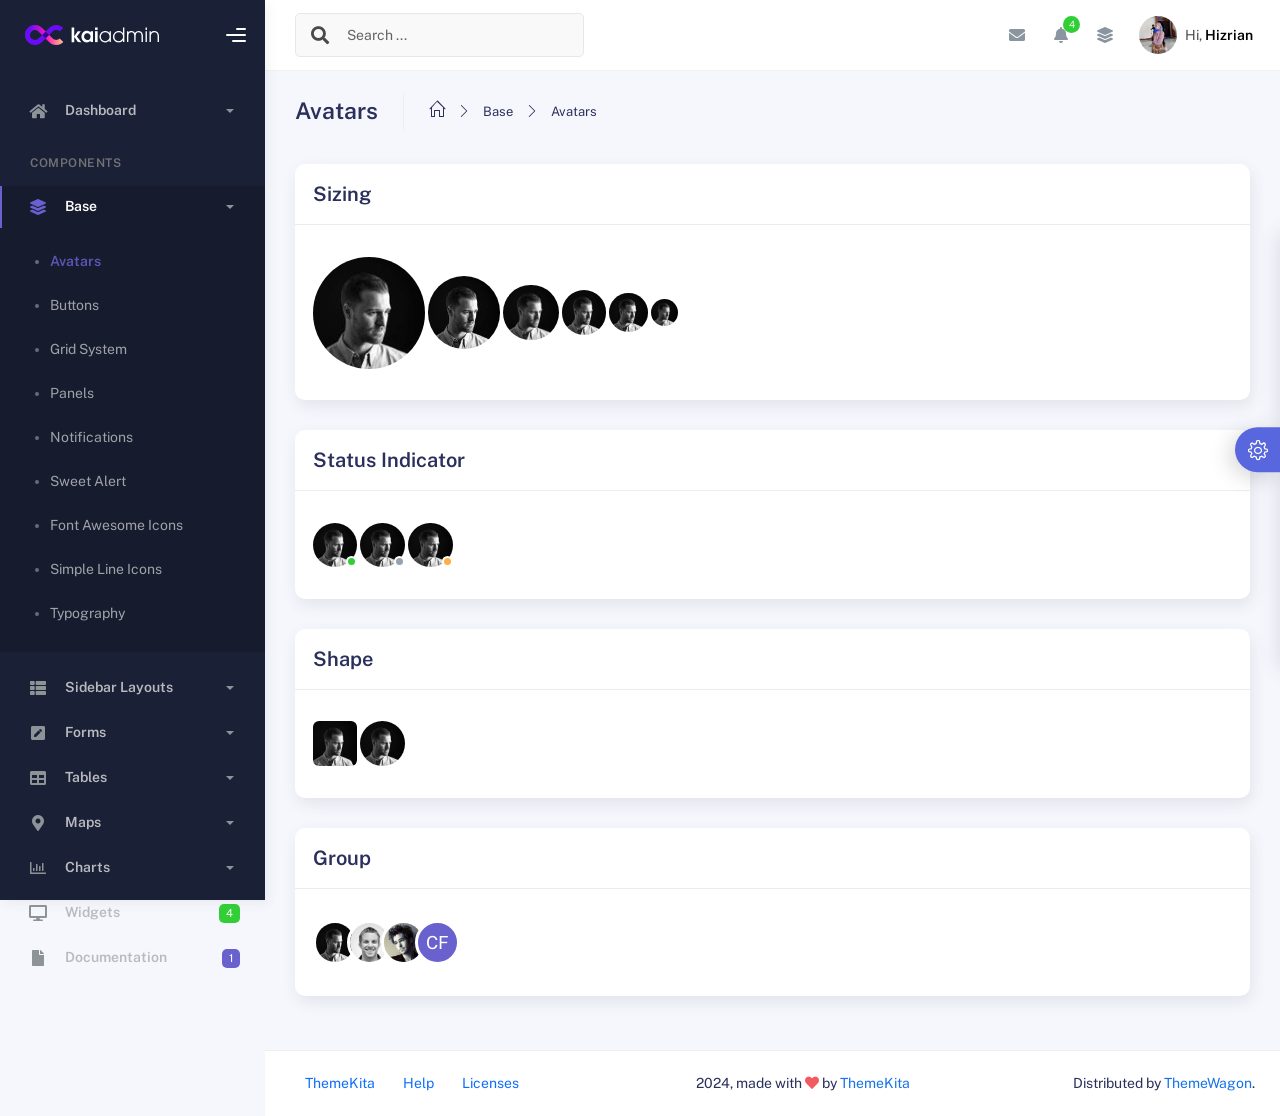
<file: admin/components/avatars.html>
<!DOCTYPE html>
<html lang="en">
<head>
	<meta http-equiv="X-UA-Compatible" content="IE=edge" />
	<title>Avatars - Kaiadmin Bootstrap 5 Admin Dashboard</title>
	<meta content='width=device-width, initial-scale=1.0, shrink-to-fit=no' name='viewport' />
	<link rel="icon" href="../assets/img/kaiadmin/favicon.ico" type="image/x-icon"/>

	<!-- Fonts and icons -->
	<script src="../assets/js/plugin/webfont/webfont.min.js"></script>
	<script>
		WebFont.load({
			google: {"families":["Public Sans:300,400,500,600,700"]},
			custom: {"families":["Font Awesome 5 Solid", "Font Awesome 5 Regular", "Font Awesome 5 Brands", "simple-line-icons"], urls: ['../assets/css/fonts.min.css']},
			active: function() {
				sessionStorage.fonts = true;
			}
		});
	</script>

	<!-- CSS Files -->
	<link rel="stylesheet" href="../assets/css/bootstrap.min.css">
	<link rel="stylesheet" href="../assets/css/plugins.min.css">
	<link rel="stylesheet" href="../assets/css/kaiadmin.min.css">

	<!-- CSS Just for demo purpose, don't include it in your project -->
	<link rel="stylesheet" href="../assets/css/demo.css">
</head>
<body>
	<div class="wrapper">
		<!-- Sidebar -->
		<div class="sidebar" data-background-color="dark">
			<div class="sidebar-logo">
				<!-- Logo Header -->
				<div class="logo-header" data-background-color="dark">

					<a href="../index.html" class="logo">
						<img src="../assets/img/kaiadmin/logo_light.svg" alt="navbar brand" class="navbar-brand" height="20">
					</a>
					<div class="nav-toggle">
						<button class="btn btn-toggle toggle-sidebar">
							<i class="gg-menu-right"></i>
						</button>
						<button class="btn btn-toggle sidenav-toggler">
							<i class="gg-menu-left"></i>
						</button>
					</div>
					<button class="topbar-toggler more">
						<i class="gg-more-vertical-alt"></i>
					</button>
				</div>
				<!-- End Logo Header -->	
			</div>	
			<div class="sidebar-wrapper scrollbar scrollbar-inner">
				<div class="sidebar-content">
					<ul class="nav nav-secondary">
						<li class="nav-item">
							<a data-bs-toggle="collapse" href="#dashboard" class="collapsed" aria-expanded="false">
								<i class="fas fa-home"></i>
								<p>Dashboard</p>
								<span class="caret"></span>
							</a>
							<div class="collapse" id="dashboard">
								<ul class="nav nav-collapse">
									<li>
										<a href="../../demo1/index.html">
											<span class="sub-item">Dashboard 1</span>
										</a>
									</li>
								</ul>
							</div>
						</li>
						<li class="nav-section">
							<span class="sidebar-mini-icon">
								<i class="fa fa-ellipsis-h"></i>
							</span>
							<h4 class="text-section">Components</h4>
						</li>
						<li class="nav-item active submenu">
							<a data-bs-toggle="collapse" href="#base">
								<i class="fas fa-layer-group"></i>
								<p>Base</p>
								<span class="caret"></span>
							</a>
							<div class="collapse show" id="base">
								<ul class="nav nav-collapse">
									<li class="active">
										<a href="../components/avatars.html">
											<span class="sub-item">Avatars</span>
										</a>
									</li>
									<li>
										<a href="../components/buttons.html">
											<span class="sub-item">Buttons</span>
										</a>
									</li>
									<li>
										<a href="../components/gridsystem.html">
											<span class="sub-item">Grid System</span>
										</a>
									</li>
									<li>
										<a href="../components/panels.html">
											<span class="sub-item">Panels</span>
										</a>
									</li>
									<li>
										<a href="../components/notifications.html">
											<span class="sub-item">Notifications</span>
										</a>
									</li>
									<li>
										<a href="../components/sweetalert.html">
											<span class="sub-item">Sweet Alert</span>
										</a>
									</li>
									<li>
										<a href="../components/font-awesome-icons.html">
											<span class="sub-item">Font Awesome Icons</span>
										</a>
									</li>
									<li>
										<a href="../components/simple-line-icons.html">
											<span class="sub-item">Simple Line Icons</span>
										</a>
									</li>
									<li>
										<a href="../components/typography.html">
											<span class="sub-item">Typography</span>
										</a>
									</li>
								</ul>
							</div>
						</li>
						<li class="nav-item">
							<a data-bs-toggle="collapse" href="#sidebarLayouts">
								<i class="fas fa-th-list"></i>
								<p>Sidebar Layouts</p>
								<span class="caret"></span>
							</a>
							<div class="collapse" id="sidebarLayouts">
								<ul class="nav nav-collapse">
									<li>
										<a href="../sidebar-style-2.html">
											<span class="sub-item">Sidebar Style 2</span>
										</a>
									</li>
									<li>
										<a href="../icon-menu.html">
											<span class="sub-item">Icon Menu</span>
										</a>
									</li>
								</ul>
							</div>
						</li>
						<li class="nav-item">
							<a data-bs-toggle="collapse" href="#forms">
								<i class="fas fa-pen-square"></i>
								<p>Forms</p>
								<span class="caret"></span>
							</a>
							<div class="collapse" id="forms">
								<ul class="nav nav-collapse">
									<li>
										<a href="../forms/forms.html">
											<span class="sub-item">Basic Form</span>
										</a>
									</li>
								</ul>
							</div>
						</li>
						<li class="nav-item">
							<a data-bs-toggle="collapse" href="#tables">
								<i class="fas fa-table"></i>
								<p>Tables</p>
								<span class="caret"></span>
							</a>
							<div class="collapse" id="tables">
								<ul class="nav nav-collapse">
									<li>
										<a href="../tables/tables.html">
											<span class="sub-item">Basic Table</span>
										</a>
									</li>
									<li>
										<a href="../tables/datatables.html">
											<span class="sub-item">Datatables</span>
										</a>
									</li>
								</ul>
							</div>
						</li>
						<li class="nav-item">
							<a data-bs-toggle="collapse" href="#maps">
								<i class="fas fa-map-marker-alt"></i>
								<p>Maps</p>
								<span class="caret"></span>
							</a>
							<div class="collapse" id="maps">
								<ul class="nav nav-collapse">
									<li>
										<a href="../maps/googlemaps.html">
											<span class="sub-item">Google Maps</span>
										</a>
									</li>
									<li>
										<a href="../maps/jsvectormap.html">
											<span class="sub-item">Jsvectormap</span>
										</a>
									</li>
								</ul>
							</div>
						</li>
						<li class="nav-item">
							<a data-bs-toggle="collapse" href="#charts">
								<i class="far fa-chart-bar"></i>
								<p>Charts</p>
								<span class="caret"></span>
							</a>
							<div class="collapse" id="charts">
								<ul class="nav nav-collapse">
									<li>
										<a href="../charts/charts.html">
											<span class="sub-item">Chart Js</span>
										</a>
									</li>
									<li>
										<a href="../charts/sparkline.html">
											<span class="sub-item">Sparkline</span>
										</a>
									</li>
								</ul>
							</div>
						</li>
						<li class="nav-item">
							<a href="../widgets.html">
								<i class="fas fa-desktop"></i>
								<p>Widgets</p>
								<span class="badge badge-success">4</span>
							</a>
						</li>
						<li class="nav-item">
							<a href="../../../documentation/index.html">
							  <i class="fas fa-file"></i>
							  <p>Documentation</p>
							  <span class="badge badge-secondary">1</span>
							</a>
						</li>
						<li class="nav-item">
							<a data-bs-toggle="collapse" href="#submenu">
								<i class="fas fa-bars"></i>
								<p>Menu Levels</p>
								<span class="caret"></span>
							</a>
							<div class="collapse" id="submenu">
								<ul class="nav nav-collapse">
									<li>
										<a data-bs-toggle="collapse" href="#subnav1">
											<span class="sub-item">Level 1</span>
											<span class="caret"></span>
										</a>
										<div class="collapse" id="subnav1">
											<ul class="nav nav-collapse subnav">
												<li>
													<a href="#">
														<span class="sub-item">Level 2</span>
													</a>
												</li>
												<li>
													<a href="#">
														<span class="sub-item">Level 2</span>
													</a>
												</li>
											</ul>
										</div>
									</li>
									<li>
										<a data-bs-toggle="collapse" href="#subnav2">
											<span class="sub-item">Level 1</span>
											<span class="caret"></span>
										</a>
										<div class="collapse" id="subnav2">
											<ul class="nav nav-collapse subnav">
												<li>
													<a href="#">
														<span class="sub-item">Level 2</span>
													</a>
												</li>
											</ul>
										</div>
									</li>
									<li>
										<a href="#">
											<span class="sub-item">Level 1</span>
										</a>
									</li>
								</ul>
							</div>
						</li>
					</ul>
				</div>
			</div>
		</div>
		<!-- End Sidebar -->

		<div class="main-panel">
			<div class="main-header">
				<div class="main-header-logo">
					<!-- Logo Header -->
					<div class="logo-header" data-background-color="dark">

						<a href="../index.html" class="logo">
							<img src="../assets/img/kaiadmin/logo_light.svg" alt="navbar brand" class="navbar-brand" height="20">
						</a>
						<div class="nav-toggle">
							<button class="btn btn-toggle toggle-sidebar">
								<i class="gg-menu-right"></i>
							</button>
							<button class="btn btn-toggle sidenav-toggler">
								<i class="gg-menu-left"></i>
							</button>
						</div>
						<button class="topbar-toggler more">
							<i class="gg-more-vertical-alt"></i>
						</button>

					</div>
					<!-- End Logo Header -->
				</div>
				<!-- Navbar Header -->
				<nav class="navbar navbar-header navbar-header-transparent navbar-expand-lg border-bottom">

					<div class="container-fluid">
						<nav class="navbar navbar-header-left navbar-expand-lg navbar-form nav-search p-0 d-none d-lg-flex">
							<div class="input-group">
								<div class="input-group-prepend">
									<button type="submit" class="btn btn-search pe-1">
										<i class="fa fa-search search-icon"></i>
									</button>
								</div>
								<input type="text" placeholder="Search ..." class="form-control">
							</div>
						</nav>

						<ul class="navbar-nav topbar-nav ms-md-auto align-items-center">
							<li class="nav-item topbar-icon dropdown hidden-caret d-flex d-lg-none">
								<a class="nav-link dropdown-toggle" data-bs-toggle="dropdown" href="#" role="button" aria-expanded="false" aria-haspopup="true">
									<i class="fa fa-search"></i>
								</a>
								<ul class="dropdown-menu dropdown-search animated fadeIn">
									<form class="navbar-left navbar-form nav-search">
										<div class="input-group">
											<input type="text" placeholder="Search ..." class="form-control">
										</div>
									</form>
								</ul>
							</li>
							<li class="nav-item topbar-icon dropdown hidden-caret">
								<a class="nav-link dropdown-toggle" href="#" id="messageDropdown" role="button" data-bs-toggle="dropdown" aria-haspopup="true" aria-expanded="false">
									<i class="fa fa-envelope"></i>
								</a>
								<ul class="dropdown-menu messages-notif-box animated fadeIn" aria-labelledby="messageDropdown">
									<li>
										<div class="dropdown-title d-flex justify-content-between align-items-center">
											Messages 									
											<a href="#" class="small">Mark all as read</a>
										</div>
									</li>
									<li>
										<div class="message-notif-scroll scrollbar-outer">
											<div class="notif-center">
												<a href="#">
													<div class="notif-img"> 
														<img src="../assets/img/jm_denis.jpg" alt="Img Profile">
													</div>
													<div class="notif-content">
														<span class="subject">Jimmy Denis</span>
														<span class="block">
															How are you ?
														</span>
														<span class="time">5 minutes ago</span> 
													</div>
												</a>
												<a href="#">
													<div class="notif-img"> 
														<img src="../assets/img/chadengle.jpg" alt="Img Profile">
													</div>
													<div class="notif-content">
														<span class="subject">Chad</span>
														<span class="block">
															Ok, Thanks !
														</span>
														<span class="time">12 minutes ago</span> 
													</div>
												</a>
												<a href="#">
													<div class="notif-img"> 
														<img src="../assets/img/mlane.jpg" alt="Img Profile">
													</div>
													<div class="notif-content">
														<span class="subject">Jhon Doe</span>
														<span class="block">
															Ready for the meeting today...
														</span>
														<span class="time">12 minutes ago</span> 
													</div>
												</a>
												<a href="#">
													<div class="notif-img"> 
														<img src="../assets/img/talha.jpg" alt="Img Profile">
													</div>
													<div class="notif-content">
														<span class="subject">Talha</span>
														<span class="block">
															Hi, Apa Kabar ?
														</span>
														<span class="time">17 minutes ago</span> 
													</div>
												</a>
											</div>
										</div>
									</li>
									<li>
										<a class="see-all" href="javascript:void(0);">See all messages<i class="fa fa-angle-right"></i> </a>
									</li>
								</ul>
							</li>
							<li class="nav-item topbar-icon dropdown hidden-caret">
								<a class="nav-link dropdown-toggle" href="#" id="notifDropdown" role="button" data-bs-toggle="dropdown" aria-haspopup="true" aria-expanded="false">
									<i class="fa fa-bell"></i>
									<span class="notification">4</span>
								</a>
								<ul class="dropdown-menu notif-box animated fadeIn" aria-labelledby="notifDropdown">
									<li>
										<div class="dropdown-title">You have 4 new notification</div>
									</li>
									<li>
										<div class="notif-scroll scrollbar-outer">
											<div class="notif-center">
												<a href="#">
													<div class="notif-icon notif-primary"> <i class="fa fa-user-plus"></i> </div>
													<div class="notif-content">
														<span class="block">
															New user registered
														</span>
														<span class="time">5 minutes ago</span> 
													</div>
												</a>
												<a href="#">
													<div class="notif-icon notif-success"> <i class="fa fa-comment"></i> </div>
													<div class="notif-content">
														<span class="block">
															Rahmad commented on Admin
														</span>
														<span class="time">12 minutes ago</span> 
													</div>
												</a>
												<a href="#">
													<div class="notif-img"> 
														<img src="../assets/img/profile2.jpg" alt="Img Profile">
													</div>
													<div class="notif-content">
														<span class="block">
															Reza send messages to you
														</span>
														<span class="time">12 minutes ago</span> 
													</div>
												</a>
												<a href="#">
													<div class="notif-icon notif-danger"> <i class="fa fa-heart"></i> </div>
													<div class="notif-content">
														<span class="block">
															Farrah liked Admin
														</span>
														<span class="time">17 minutes ago</span> 
													</div>
												</a>
											</div>
										</div>
									</li>
									<li>
										<a class="see-all" href="javascript:void(0);">See all notifications<i class="fa fa-angle-right"></i> </a>
									</li>
								</ul>
							</li>
							<li class="nav-item topbar-icon dropdown hidden-caret">
								<a class="nav-link" data-bs-toggle="dropdown" href="#" aria-expanded="false">
									<i class="fas fa-layer-group"></i>
								</a>
								<div class="dropdown-menu quick-actions animated fadeIn">
									<div class="quick-actions-header">
										<span class="title mb-1">Quick Actions</span>
										<span class="subtitle op-7">Shortcuts</span>
									</div>
									<div class="quick-actions-scroll scrollbar-outer">
										<div class="quick-actions-items">
											<div class="row m-0">
												<a class="col-6 col-md-4 p-0" href="#">
													<div class="quick-actions-item">
														<div class="avatar-item bg-danger rounded-circle">
															<i class="far fa-calendar-alt"></i>
														</div>
														<span class="text">Calendar</span>
													</div>
												</a>
												<a class="col-6 col-md-4 p-0" href="#">
													<div class="quick-actions-item">
														<div class="avatar-item bg-warning rounded-circle">
															<i class="fas fa-map"></i>
														</div>
														<span class="text">Maps</span>
													</div>
												</a>
												<a class="col-6 col-md-4 p-0" href="#">
													<div class="quick-actions-item">
														<div class="avatar-item bg-info rounded-circle">
															<i class="fas fa-file-excel"></i>
														</div>
														<span class="text">Reports</span>
													</div>
												</a>
												<a class="col-6 col-md-4 p-0" href="#">
													<div class="quick-actions-item">
														<div class="avatar-item bg-success rounded-circle">
															<i class="fas fa-envelope"></i>
														</div>
														<span class="text">Emails</span>
													</div>
												</a>
												<a class="col-6 col-md-4 p-0" href="#">
													<div class="quick-actions-item">
														<div class="avatar-item bg-primary rounded-circle">
															<i class="fas fa-file-invoice-dollar"></i>
														</div>
														<span class="text">Invoice</span>
													</div>
												</a>
												<a class="col-6 col-md-4 p-0" href="#">
													<div class="quick-actions-item">
														<div class="avatar-item bg-secondary rounded-circle">
															<i class="fas fa-credit-card"></i>
														</div>
														<span class="text">Payments</span>
													</div>
												</a>
											</div>
										</div>
									</div>
								</div>
							</li>
							
							<li class="nav-item topbar-user dropdown hidden-caret">
								<a class="dropdown-toggle profile-pic" data-bs-toggle="dropdown" href="#" aria-expanded="false">
									<div class="avatar-sm">
										<img src="../assets/img/profile.jpg" alt="..." class="avatar-img rounded-circle">
									</div>
									<span class="profile-username">
										<span class="op-7">Hi,</span> <span class="fw-bold">Hizrian</span>
									</span>
								</a>
								<ul class="dropdown-menu dropdown-user animated fadeIn">
									<div class="dropdown-user-scroll scrollbar-outer">
										<li>
											<div class="user-box">
												<div class="avatar-lg"><img src="../assets/img/profile.jpg" alt="image profile" class="avatar-img rounded"></div>
												<div class="u-text">
													<h4>Hizrian</h4>
													<p class="text-muted">hello@example.com</p><a href="profile.html" class="btn btn-xs btn-secondary btn-sm">View Profile</a>
												</div>
											</div>
										</li>
										<li>
											<div class="dropdown-divider"></div>
											<a class="dropdown-item" href="#">My Profile</a>
											<a class="dropdown-item" href="#">My Balance</a>
											<a class="dropdown-item" href="#">Inbox</a>
											<div class="dropdown-divider"></div>
											<a class="dropdown-item" href="#">Account Setting</a>
											<div class="dropdown-divider"></div>
											<a class="dropdown-item" href="#">Logout</a>
										</li>
									</div>
								</ul>
							</li>
						</ul>
					</div>
				</nav>
				<!-- End Navbar -->
			</div>
			
			<div class="container">
				<div class="page-inner">
					<div class="page-header">
						<h3 class="fw-bold mb-3">Avatars</h3>
						<ul class="breadcrumbs mb-3">
							<li class="nav-home">
								<a href="#">
									<i class="icon-home"></i>
								</a>
							</li>
							<li class="separator">
								<i class="icon-arrow-right"></i>
							</li>
							<li class="nav-item">
								<a href="#">Base</a>
							</li>
							<li class="separator">
								<i class="icon-arrow-right"></i>
							</li>
							<li class="nav-item">
								<a href="#">Avatars</a>
							</li>
						</ul>
					</div>
					<div class="row">
						<div class="col-md-12">
							<div class="card">
								<div class="card-header">
									<h4 class="card-title">Sizing</h4>

								</div>
								<div class="card-body">
									<p class="demo">
										<div class="avatar avatar-xxl">
											<img src="../assets/img/jm_denis.jpg" alt="..." class="avatar-img rounded-circle">
										</div>

										<div class="avatar avatar-xl">
											<img src="../assets/img/jm_denis.jpg" alt="..." class="avatar-img rounded-circle">
										</div>

										<div class="avatar avatar-lg">
											<img src="../assets/img/jm_denis.jpg" alt="..." class="avatar-img rounded-circle">
										</div>

										<div class="avatar">
											<img src="../assets/img/jm_denis.jpg" alt="..." class="avatar-img rounded-circle">
										</div>

										<div class="avatar avatar-sm">
											<img src="../assets/img/jm_denis.jpg" alt="..." class="avatar-img rounded-circle">
										</div>

										<div class="avatar avatar-xs">
											<img src="../assets/img/jm_denis.jpg" alt="..." class="avatar-img rounded-circle">
										</div>
									</p>
								</div>
							</div>
						</div>
						<div class="col-md-12">
							<div class="card">
								<div class="card-header">
									<h4 class="card-title">Status Indicator</h4>

								</div>
								<div class="card-body">
									<p class="demo">
										<div class="avatar avatar-online">
											<img src="../assets/img/jm_denis.jpg" alt="..." class="avatar-img rounded-circle">
										</div>

										<div class="avatar avatar-offline">
											<img src="../assets/img/jm_denis.jpg" alt="..." class="avatar-img rounded-circle">
										</div>

										<div class="avatar avatar-away">
											<img src="../assets/img/jm_denis.jpg" alt="..." class="avatar-img rounded-circle">
										</div>
									</p>
								</div>
							</div>
						</div>
						<div class="col-md-12">
							<div class="card">
								<div class="card-header">
									<h4 class="card-title">Shape</h4>

								</div>
								<div class="card-body">
									<p class="demo">
										<div class="avatar">
											<img src="../assets/img/jm_denis.jpg" alt="..." class="avatar-img rounded">
										</div>

										<div class="avatar">
											<img src="../assets/img/jm_denis.jpg" alt="..." class="avatar-img rounded-circle">
										</div>
									</p>
								</div>
							</div>
						</div>
						<div class="col-md-12">
							<div class="card">
								<div class="card-header">
									<h4 class="card-title">Group</h4>

								</div>
								<div class="card-body">
									<p class="demo">
										<div class="avatar-group">
											<div class="avatar">
												<img src="../assets/img/jm_denis.jpg" alt="..." class="avatar-img rounded-circle border border-white">
											</div>
											<div class="avatar">
												<img src="../assets/img/chadengle.jpg" alt="..." class="avatar-img rounded-circle border border-white">
											</div>
											<div class="avatar">
												<img src="../assets/img/mlane.jpg" alt="..." class="avatar-img rounded-circle border border-white">
											</div>
											<div class="avatar">
												<span class="avatar-title rounded-circle border border-white">CF</span>
											</div>
										</div>
									</p>
								</div>
							</div>
						</div>
					</div>
				</div>
			</div>
			
			<footer class="footer">
				<div class="container-fluid d-flex justify-content-between">
					<nav class="pull-left">
						<ul class="nav">
							<li class="nav-item">
								<a class="nav-link" href="http://www.themekita.com">
									ThemeKita
								</a>
							</li>
							<li class="nav-item">
								<a class="nav-link" href="#"> Help </a>
							</li>
							<li class="nav-item">
								<a class="nav-link" href="#"> Licenses </a>
							</li>
						</ul>
					</nav>
					<div class="copyright">
						2024, made with <i class="fa fa-heart heart text-danger"></i> by
						<a href="http://www.themekita.com">ThemeKita</a>
					</div>
					<div>
						Distributed by
						<a target="_blank" href="https://themewagon.com/">ThemeWagon</a>.
					</div>
				</div>
			</footer>
		</div>
		
		<!-- Custom template | don't include it in your project! -->
		<div class="custom-template">
			<div class="title">Settings</div>
			<div class="custom-content">
				<div class="switcher">
					<div class="switch-block">
						<h4>Logo Header</h4>
						<div class="btnSwitch">
							<button type="button" class=" selected changeLogoHeaderColor" data-color="dark"></button>
							<button type="button" class="selected changeLogoHeaderColor" data-color="blue"></button>
							<button type="button" class="changeLogoHeaderColor" data-color="purple"></button>
							<button type="button" class="changeLogoHeaderColor" data-color="light-blue"></button>
							<button type="button" class="changeLogoHeaderColor" data-color="green"></button>
							<button type="button" class="changeLogoHeaderColor" data-color="orange"></button>
							<button type="button" class="changeLogoHeaderColor" data-color="red"></button>
							<button type="button" class="changeLogoHeaderColor" data-color="white"></button>
							<br/>
							<button type="button" class="changeLogoHeaderColor" data-color="dark2"></button>
							<button type="button" class="changeLogoHeaderColor" data-color="blue2"></button>
							<button type="button" class="changeLogoHeaderColor" data-color="purple2"></button>
							<button type="button" class="changeLogoHeaderColor" data-color="light-blue2"></button>
							<button type="button" class="changeLogoHeaderColor" data-color="green2"></button>
							<button type="button" class="changeLogoHeaderColor" data-color="orange2"></button>
							<button type="button" class="changeLogoHeaderColor" data-color="red2"></button>
						</div>
					</div>
					<div class="switch-block">
						<h4>Navbar Header</h4>
						<div class="btnSwitch">
							<button type="button" class="changeTopBarColor" data-color="dark"></button>
							<button type="button" class="changeTopBarColor" data-color="blue"></button>
							<button type="button" class="changeTopBarColor" data-color="purple"></button>
							<button type="button" class="changeTopBarColor" data-color="light-blue"></button>
							<button type="button" class="changeTopBarColor" data-color="green"></button>
							<button type="button" class="changeTopBarColor" data-color="orange"></button>
							<button type="button" class="changeTopBarColor" data-color="red"></button>
							<button type="button" class="changeTopBarColor" data-color="white"></button>
							<br/>
							<button type="button" class="changeTopBarColor" data-color="dark2"></button>
							<button type="button" class="selected changeTopBarColor" data-color="blue2"></button>
							<button type="button" class="changeTopBarColor" data-color="purple2"></button>
							<button type="button" class="changeTopBarColor" data-color="light-blue2"></button>
							<button type="button" class="changeTopBarColor" data-color="green2"></button>
							<button type="button" class="changeTopBarColor" data-color="orange2"></button>
							<button type="button" class="changeTopBarColor" data-color="red2"></button>
						</div>
					</div>
					<div class="switch-block">
						<h4>Sidebar</h4>
						<div class="btnSwitch">
							<button type="button" class="selected changeSideBarColor" data-color="white"></button>
							<button type="button" class="changeSideBarColor" data-color="dark"></button>
							<button type="button" class="changeSideBarColor" data-color="dark2"></button>
						</div>
					</div>
				</div>
			</div>
			<div class="custom-toggle">
				<i class="icon-settings"></i>
			</div>
		</div>
		<!-- End Custom template -->
	</div>
	<!--   Core JS Files   -->
	<script src="../assets/js/core/jquery-3.7.1.min.js"></script>
	<script src="../assets/js/core/popper.min.js"></script>
	<script src="../assets/js/core/bootstrap.min.js"></script>
	
	<!-- jQuery Scrollbar -->
	<script src="../assets/js/plugin/jquery-scrollbar/jquery.scrollbar.min.js"></script>
	<!-- Moment JS -->
	<script src="../assets/js/plugin/moment/moment.min.js"></script>

	<!-- Chart JS -->
	<script src="../assets/js/plugin/chart.js/chart.min.js"></script>

	<!-- jQuery Sparkline -->
	<script src="../assets/js/plugin/jquery.sparkline/jquery.sparkline.min.js"></script>

	<!-- Chart Circle -->
	<script src="../assets/js/plugin/chart-circle/circles.min.js"></script>

	<!-- Datatables -->
	<script src="../assets/js/plugin/datatables/datatables.min.js"></script>

	<!-- Bootstrap Notify -->
	<script src="../assets/js/plugin/bootstrap-notify/bootstrap-notify.min.js"></script>

	<!-- jQuery Vector Maps -->
	<script src="../assets/js/plugin/jsvectormap/jsvectormap.min.js"></script>
	<script src="../assets/js/plugin/jsvectormap/world.js"></script>

	<!-- Sweet Alert -->
	<script src="../assets/js/plugin/sweetalert/sweetalert.min.js"></script>

	<!-- Kaiadmin JS -->
	<script src="../assets/js/kaiadmin.min.js"></script>

	<!-- Kaiadmin DEMO methods, don't include it in your project! -->
	<script src="../assets/js/setting-demo2.js"></script>
</body>
</html>
</file>
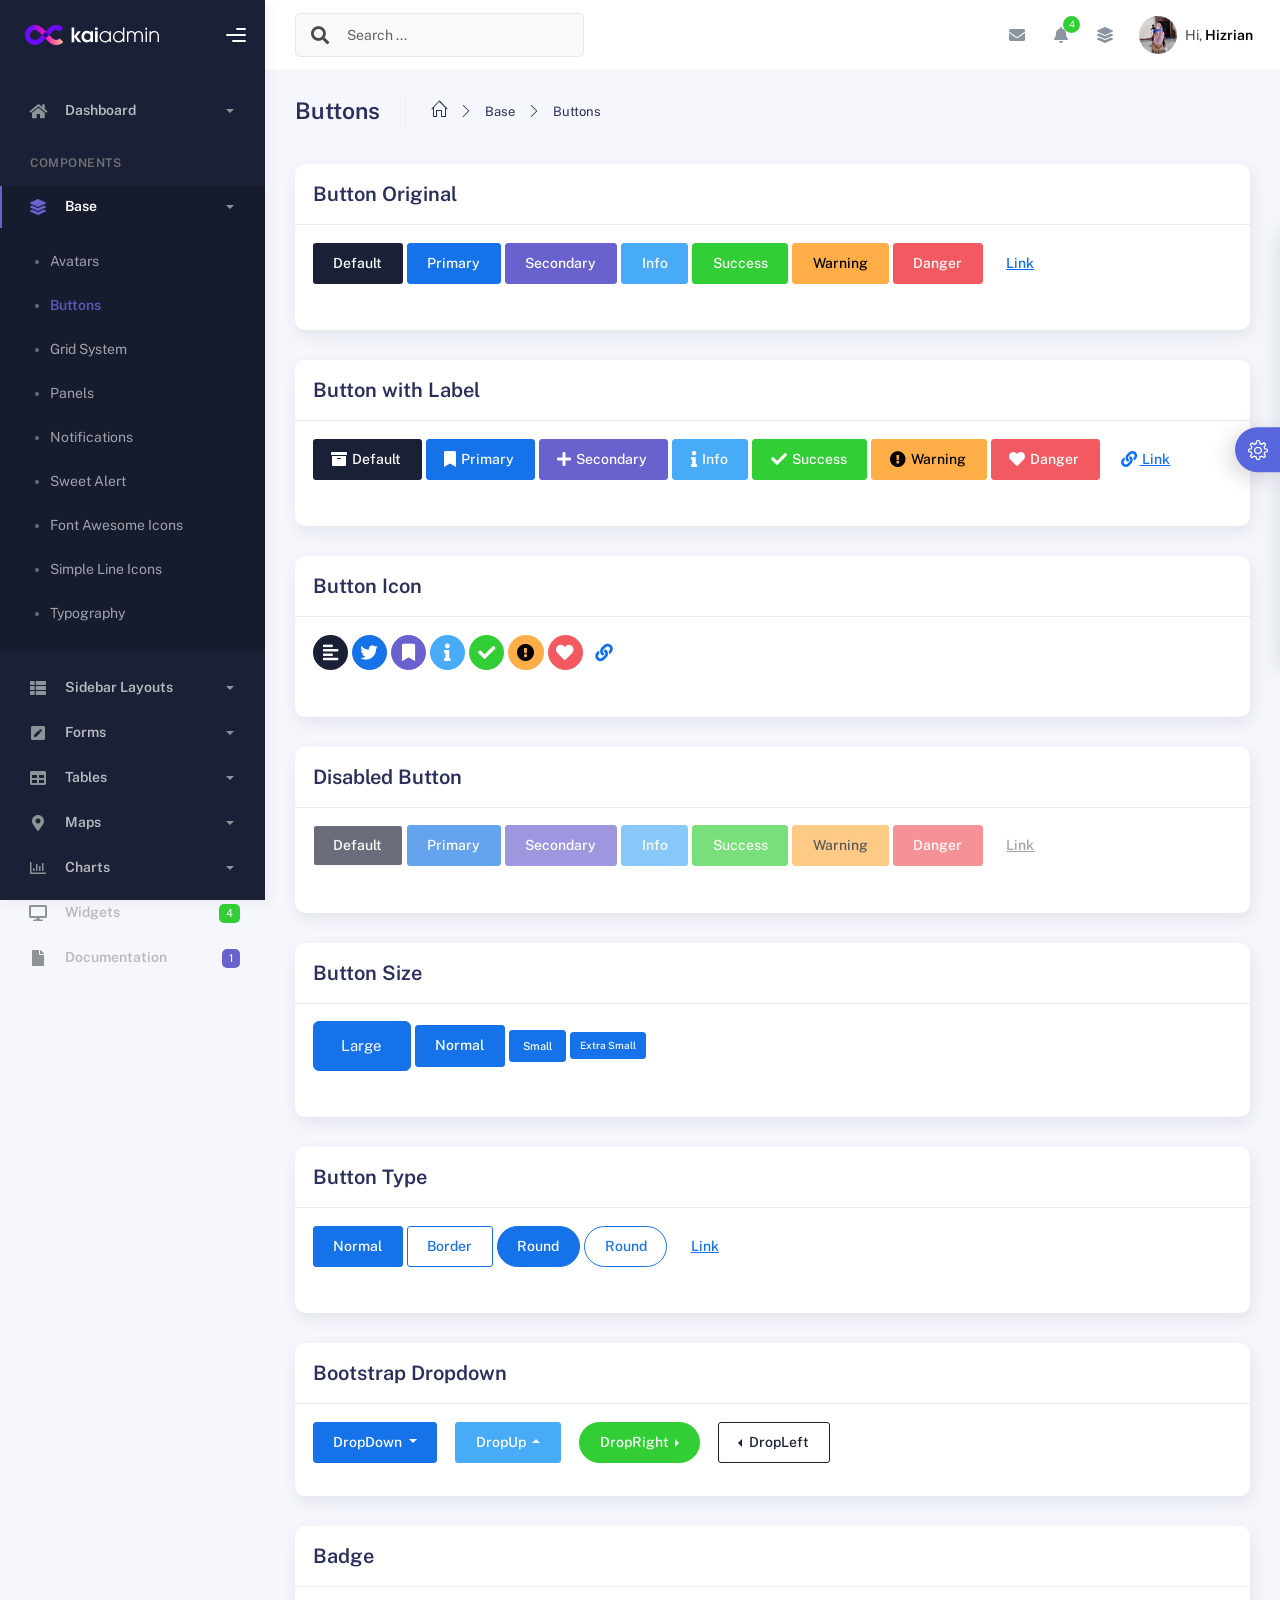
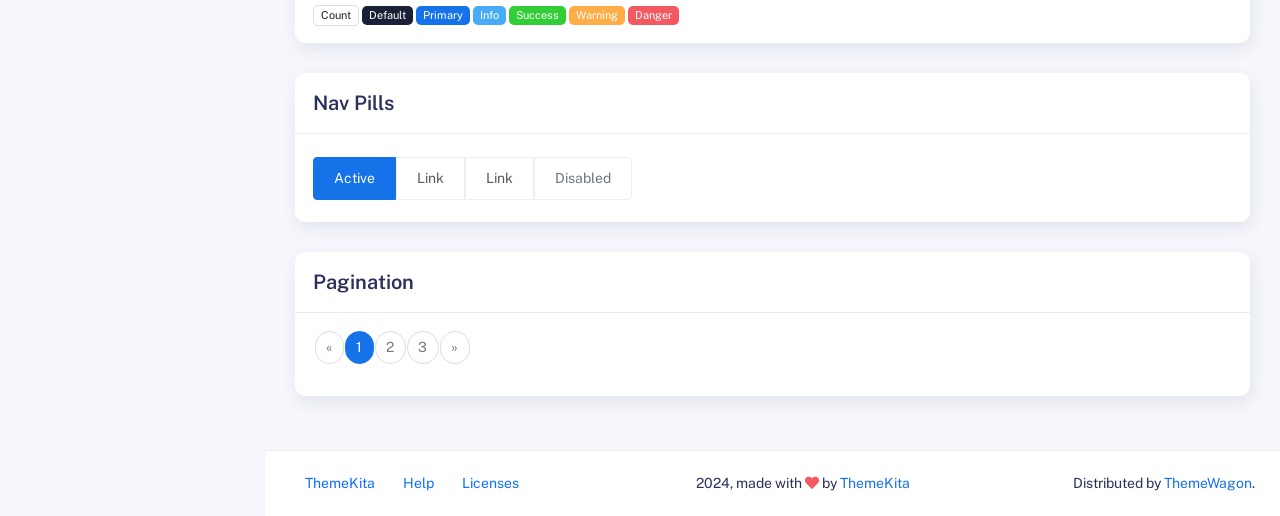
<file: admin/components/buttons.html>
<!DOCTYPE html>
<html lang="en">
  <head>
    <meta http-equiv="X-UA-Compatible" content="IE=edge" />
    <title>Buttons - Kaiadmin Bootstrap 5 Admin Dashboard</title>
    <meta
      content="width=device-width, initial-scale=1.0, shrink-to-fit=no"
      name="viewport"
    />
    <link
      rel="icon"
      href="../assets/img/kaiadmin/favicon.ico"
      type="image/x-icon"
    />

    <!-- Fonts and icons -->
    <script src="../assets/js/plugin/webfont/webfont.min.js"></script>
    <script>
      WebFont.load({
        google: { families: ["Public Sans:300,400,500,600,700"] },
        custom: {
          families: [
            "Font Awesome 5 Solid",
            "Font Awesome 5 Regular",
            "Font Awesome 5 Brands",
            "simple-line-icons",
          ],
          urls: ["../assets/css/fonts.min.css"],
        },
        active: function () {
          sessionStorage.fonts = true;
        },
      });
    </script>

    <!-- CSS Files -->
    <link rel="stylesheet" href="../assets/css/bootstrap.min.css" />
    <link rel="stylesheet" href="../assets/css/plugins.min.css" />
    <link rel="stylesheet" href="../assets/css/kaiadmin.min.css" />

    <!-- CSS Just for demo purpose, don't include it in your project -->
    <link rel="stylesheet" href="../assets/css/demo.css" />
  </head>
  <body>
    <div class="wrapper">
      <!-- Sidebar -->
      <div class="sidebar" data-background-color="dark">
        <div class="sidebar-logo">
          <!-- Logo Header -->
          <div class="logo-header" data-background-color="dark">
            <a href="../index.html" class="logo">
              <img
                src="../assets/img/kaiadmin/logo_light.svg"
                alt="navbar brand"
                class="navbar-brand"
                height="20"
              />
            </a>
            <div class="nav-toggle">
              <button class="btn btn-toggle toggle-sidebar">
                <i class="gg-menu-right"></i>
              </button>
              <button class="btn btn-toggle sidenav-toggler">
                <i class="gg-menu-left"></i>
              </button>
            </div>
            <button class="topbar-toggler more">
              <i class="gg-more-vertical-alt"></i>
            </button>
          </div>
          <!-- End Logo Header -->
        </div>
        <div class="sidebar-wrapper scrollbar scrollbar-inner">
          <div class="sidebar-content">
            <ul class="nav nav-secondary">
              <li class="nav-item">
                <a
                  data-bs-toggle="collapse"
                  href="#dashboard"
                  class="collapsed"
                  aria-expanded="false"
                >
                  <i class="fas fa-home"></i>
                  <p>Dashboard</p>
                  <span class="caret"></span>
                </a>
                <div class="collapse" id="dashboard">
                  <ul class="nav nav-collapse">
                    <li>
                      <a href="../../demo1/index.html">
                        <span class="sub-item">Dashboard 1</span>
                      </a>
                    </li>
                  </ul>
                </div>
              </li>
              <li class="nav-section">
                <span class="sidebar-mini-icon">
                  <i class="fa fa-ellipsis-h"></i>
                </span>
                <h4 class="text-section">Components</h4>
              </li>
              <li class="nav-item active submenu">
                <a data-bs-toggle="collapse" href="#base">
                  <i class="fas fa-layer-group"></i>
                  <p>Base</p>
                  <span class="caret"></span>
                </a>
                <div class="collapse show" id="base">
                  <ul class="nav nav-collapse">
                    <li>
                      <a href="../components/avatars.html">
                        <span class="sub-item">Avatars</span>
                      </a>
                    </li>
                    <li class="active">
                      <a href="../components/buttons.html">
                        <span class="sub-item">Buttons</span>
                      </a>
                    </li>
                    <li>
                      <a href="../components/gridsystem.html">
                        <span class="sub-item">Grid System</span>
                      </a>
                    </li>
                    <li>
                      <a href="../components/panels.html">
                        <span class="sub-item">Panels</span>
                      </a>
                    </li>
                    <li>
                      <a href="../components/notifications.html">
                        <span class="sub-item">Notifications</span>
                      </a>
                    </li>
                    <li>
                      <a href="../components/sweetalert.html">
                        <span class="sub-item">Sweet Alert</span>
                      </a>
                    </li>
                    <li>
                      <a href="../components/font-awesome-icons.html">
                        <span class="sub-item">Font Awesome Icons</span>
                      </a>
                    </li>
                    <li>
                      <a href="../components/simple-line-icons.html">
                        <span class="sub-item">Simple Line Icons</span>
                      </a>
                    </li>
                    <li>
                      <a href="../components/typography.html">
                        <span class="sub-item">Typography</span>
                      </a>
                    </li>
                  </ul>
                </div>
              </li>
              <li class="nav-item">
                <a data-bs-toggle="collapse" href="#sidebarLayouts">
                  <i class="fas fa-th-list"></i>
                  <p>Sidebar Layouts</p>
                  <span class="caret"></span>
                </a>
                <div class="collapse" id="sidebarLayouts">
                  <ul class="nav nav-collapse">
                    <li>
                      <a href="../sidebar-style-2.html">
                        <span class="sub-item">Sidebar Style 2</span>
                      </a>
                    </li>
                    <li>
                      <a href="../icon-menu.html">
                        <span class="sub-item">Icon Menu</span>
                      </a>
                    </li>
                  </ul>
                </div>
              </li>
              <li class="nav-item">
                <a data-bs-toggle="collapse" href="#forms">
                  <i class="fas fa-pen-square"></i>
                  <p>Forms</p>
                  <span class="caret"></span>
                </a>
                <div class="collapse" id="forms">
                  <ul class="nav nav-collapse">
                    <li>
                      <a href="../forms/forms.html">
                        <span class="sub-item">Basic Form</span>
                      </a>
                    </li>
                  </ul>
                </div>
              </li>
              <li class="nav-item">
                <a data-bs-toggle="collapse" href="#tables">
                  <i class="fas fa-table"></i>
                  <p>Tables</p>
                  <span class="caret"></span>
                </a>
                <div class="collapse" id="tables">
                  <ul class="nav nav-collapse">
                    <li>
                      <a href="../tables/tables.html">
                        <span class="sub-item">Basic Table</span>
                      </a>
                    </li>
                    <li>
                      <a href="../tables/datatables.html">
                        <span class="sub-item">Datatables</span>
                      </a>
                    </li>
                  </ul>
                </div>
              </li>
              <li class="nav-item">
                <a data-bs-toggle="collapse" href="#maps">
                  <i class="fas fa-map-marker-alt"></i>
                  <p>Maps</p>
                  <span class="caret"></span>
                </a>
                <div class="collapse" id="maps">
                  <ul class="nav nav-collapse">
                    <li>
                      <a href="../maps/googlemaps.html">
                        <span class="sub-item">Google Maps</span>
                      </a>
                    </li>
                    <li>
                      <a href="../maps/jsvectormap.html">
                        <span class="sub-item">Jsvectormap</span>
                      </a>
                    </li>
                  </ul>
                </div>
              </li>
              <li class="nav-item">
                <a data-bs-toggle="collapse" href="#charts">
                  <i class="far fa-chart-bar"></i>
                  <p>Charts</p>
                  <span class="caret"></span>
                </a>
                <div class="collapse" id="charts">
                  <ul class="nav nav-collapse">
                    <li>
                      <a href="../charts/charts.html">
                        <span class="sub-item">Chart Js</span>
                      </a>
                    </li>
                    <li>
                      <a href="../charts/sparkline.html">
                        <span class="sub-item">Sparkline</span>
                      </a>
                    </li>
                  </ul>
                </div>
              </li>
              <li class="nav-item">
                <a href="../widgets.html">
                  <i class="fas fa-desktop"></i>
                  <p>Widgets</p>
                  <span class="badge badge-success">4</span>
                </a>
              </li>
              <li class="nav-item">
                <a href="../../../documentation/index.html">
                  <i class="fas fa-file"></i>
                  <p>Documentation</p>
                  <span class="badge badge-secondary">1</span>
                </a>
              </li>
              <li class="nav-item">
                <a data-bs-toggle="collapse" href="#submenu">
                  <i class="fas fa-bars"></i>
                  <p>Menu Levels</p>
                  <span class="caret"></span>
                </a>
                <div class="collapse" id="submenu">
                  <ul class="nav nav-collapse">
                    <li>
                      <a data-bs-toggle="collapse" href="#subnav1">
                        <span class="sub-item">Level 1</span>
                        <span class="caret"></span>
                      </a>
                      <div class="collapse" id="subnav1">
                        <ul class="nav nav-collapse subnav">
                          <li>
                            <a href="#">
                              <span class="sub-item">Level 2</span>
                            </a>
                          </li>
                          <li>
                            <a href="#">
                              <span class="sub-item">Level 2</span>
                            </a>
                          </li>
                        </ul>
                      </div>
                    </li>
                    <li>
                      <a data-bs-toggle="collapse" href="#subnav2">
                        <span class="sub-item">Level 1</span>
                        <span class="caret"></span>
                      </a>
                      <div class="collapse" id="subnav2">
                        <ul class="nav nav-collapse subnav">
                          <li>
                            <a href="#">
                              <span class="sub-item">Level 2</span>
                            </a>
                          </li>
                        </ul>
                      </div>
                    </li>
                    <li>
                      <a href="#">
                        <span class="sub-item">Level 1</span>
                      </a>
                    </li>
                  </ul>
                </div>
              </li>
            </ul>
          </div>
        </div>
      </div>
      <!-- End Sidebar -->

      <div class="main-panel">
        <div class="main-header">
          <div class="main-header-logo">
            <!-- Logo Header -->
            <div class="logo-header" data-background-color="dark">
              <a href="../index.html" class="logo">
                <img
                  src="../assets/img/kaiadmin/logo_light.svg"
                  alt="navbar brand"
                  class="navbar-brand"
                  height="20"
                />
              </a>
              <div class="nav-toggle">
                <button class="btn btn-toggle toggle-sidebar">
                  <i class="gg-menu-right"></i>
                </button>
                <button class="btn btn-toggle sidenav-toggler">
                  <i class="gg-menu-left"></i>
                </button>
              </div>
              <button class="topbar-toggler more">
                <i class="gg-more-vertical-alt"></i>
              </button>
            </div>
            <!-- End Logo Header -->
          </div>
          <!-- Navbar Header -->
          <nav
            class="navbar navbar-header navbar-header-transparent navbar-expand-lg border-bottom"
          >
            <div class="container-fluid">
              <nav
                class="navbar navbar-header-left navbar-expand-lg navbar-form nav-search p-0 d-none d-lg-flex"
              >
                <div class="input-group">
                  <div class="input-group-prepend">
                    <button type="submit" class="btn btn-search pe-1">
                      <i class="fa fa-search search-icon"></i>
                    </button>
                  </div>
                  <input
                    type="text"
                    placeholder="Search ..."
                    class="form-control"
                  />
                </div>
              </nav>

              <ul class="navbar-nav topbar-nav ms-md-auto align-items-center">
                <li
                  class="nav-item topbar-icon dropdown hidden-caret d-flex d-lg-none"
                >
                  <a
                    class="nav-link dropdown-toggle"
                    data-bs-toggle="dropdown"
                    href="#"
                    role="button"
                    aria-expanded="false"
                    aria-haspopup="true"
                  >
                    <i class="fa fa-search"></i>
                  </a>
                  <ul class="dropdown-menu dropdown-search animated fadeIn">
                    <form class="navbar-left navbar-form nav-search">
                      <div class="input-group">
                        <input
                          type="text"
                          placeholder="Search ..."
                          class="form-control"
                        />
                      </div>
                    </form>
                  </ul>
                </li>
                <li class="nav-item topbar-icon dropdown hidden-caret">
                  <a
                    class="nav-link dropdown-toggle"
                    href="#"
                    id="messageDropdown"
                    role="button"
                    data-bs-toggle="dropdown"
                    aria-haspopup="true"
                    aria-expanded="false"
                  >
                    <i class="fa fa-envelope"></i>
                  </a>
                  <ul
                    class="dropdown-menu messages-notif-box animated fadeIn"
                    aria-labelledby="messageDropdown"
                  >
                    <li>
                      <div
                        class="dropdown-title d-flex justify-content-between align-items-center"
                      >
                        Messages
                        <a href="#" class="small">Mark all as read</a>
                      </div>
                    </li>
                    <li>
                      <div class="message-notif-scroll scrollbar-outer">
                        <div class="notif-center">
                          <a href="#">
                            <div class="notif-img">
                              <img
                                src="../assets/img/jm_denis.jpg"
                                alt="Img Profile"
                              />
                            </div>
                            <div class="notif-content">
                              <span class="subject">Jimmy Denis</span>
                              <span class="block"> How are you ? </span>
                              <span class="time">5 minutes ago</span>
                            </div>
                          </a>
                          <a href="#">
                            <div class="notif-img">
                              <img
                                src="../assets/img/chadengle.jpg"
                                alt="Img Profile"
                              />
                            </div>
                            <div class="notif-content">
                              <span class="subject">Chad</span>
                              <span class="block"> Ok, Thanks ! </span>
                              <span class="time">12 minutes ago</span>
                            </div>
                          </a>
                          <a href="#">
                            <div class="notif-img">
                              <img
                                src="../assets/img/mlane.jpg"
                                alt="Img Profile"
                              />
                            </div>
                            <div class="notif-content">
                              <span class="subject">Jhon Doe</span>
                              <span class="block">
                                Ready for the meeting today...
                              </span>
                              <span class="time">12 minutes ago</span>
                            </div>
                          </a>
                          <a href="#">
                            <div class="notif-img">
                              <img
                                src="../assets/img/talha.jpg"
                                alt="Img Profile"
                              />
                            </div>
                            <div class="notif-content">
                              <span class="subject">Talha</span>
                              <span class="block"> Hi, Apa Kabar ? </span>
                              <span class="time">17 minutes ago</span>
                            </div>
                          </a>
                        </div>
                      </div>
                    </li>
                    <li>
                      <a class="see-all" href="javascript:void(0);"
                        >See all messages<i class="fa fa-angle-right"></i>
                      </a>
                    </li>
                  </ul>
                </li>
                <li class="nav-item topbar-icon dropdown hidden-caret">
                  <a
                    class="nav-link dropdown-toggle"
                    href="#"
                    id="notifDropdown"
                    role="button"
                    data-bs-toggle="dropdown"
                    aria-haspopup="true"
                    aria-expanded="false"
                  >
                    <i class="fa fa-bell"></i>
                    <span class="notification">4</span>
                  </a>
                  <ul
                    class="dropdown-menu notif-box animated fadeIn"
                    aria-labelledby="notifDropdown"
                  >
                    <li>
                      <div class="dropdown-title">
                        You have 4 new notification
                      </div>
                    </li>
                    <li>
                      <div class="notif-scroll scrollbar-outer">
                        <div class="notif-center">
                          <a href="#">
                            <div class="notif-icon notif-primary">
                              <i class="fa fa-user-plus"></i>
                            </div>
                            <div class="notif-content">
                              <span class="block"> New user registered </span>
                              <span class="time">5 minutes ago</span>
                            </div>
                          </a>
                          <a href="#">
                            <div class="notif-icon notif-success">
                              <i class="fa fa-comment"></i>
                            </div>
                            <div class="notif-content">
                              <span class="block">
                                Rahmad commented on Admin
                              </span>
                              <span class="time">12 minutes ago</span>
                            </div>
                          </a>
                          <a href="#">
                            <div class="notif-img">
                              <img
                                src="../assets/img/profile2.jpg"
                                alt="Img Profile"
                              />
                            </div>
                            <div class="notif-content">
                              <span class="block">
                                Reza send messages to you
                              </span>
                              <span class="time">12 minutes ago</span>
                            </div>
                          </a>
                          <a href="#">
                            <div class="notif-icon notif-danger">
                              <i class="fa fa-heart"></i>
                            </div>
                            <div class="notif-content">
                              <span class="block"> Farrah liked Admin </span>
                              <span class="time">17 minutes ago</span>
                            </div>
                          </a>
                        </div>
                      </div>
                    </li>
                    <li>
                      <a class="see-all" href="javascript:void(0);"
                        >See all notifications<i class="fa fa-angle-right"></i>
                      </a>
                    </li>
                  </ul>
                </li>
                <li class="nav-item topbar-icon dropdown hidden-caret">
                  <a
                    class="nav-link"
                    data-bs-toggle="dropdown"
                    href="#"
                    aria-expanded="false"
                  >
                    <i class="fas fa-layer-group"></i>
                  </a>
                  <div class="dropdown-menu quick-actions animated fadeIn">
                    <div class="quick-actions-header">
                      <span class="title mb-1">Quick Actions</span>
                      <span class="subtitle op-7">Shortcuts</span>
                    </div>
                    <div class="quick-actions-scroll scrollbar-outer">
                      <div class="quick-actions-items">
                        <div class="row m-0">
                          <a class="col-6 col-md-4 p-0" href="#">
                            <div class="quick-actions-item">
                              <div class="avatar-item bg-danger rounded-circle">
                                <i class="far fa-calendar-alt"></i>
                              </div>
                              <span class="text">Calendar</span>
                            </div>
                          </a>
                          <a class="col-6 col-md-4 p-0" href="#">
                            <div class="quick-actions-item">
                              <div
                                class="avatar-item bg-warning rounded-circle"
                              >
                                <i class="fas fa-map"></i>
                              </div>
                              <span class="text">Maps</span>
                            </div>
                          </a>
                          <a class="col-6 col-md-4 p-0" href="#">
                            <div class="quick-actions-item">
                              <div class="avatar-item bg-info rounded-circle">
                                <i class="fas fa-file-excel"></i>
                              </div>
                              <span class="text">Reports</span>
                            </div>
                          </a>
                          <a class="col-6 col-md-4 p-0" href="#">
                            <div class="quick-actions-item">
                              <div
                                class="avatar-item bg-success rounded-circle"
                              >
                                <i class="fas fa-envelope"></i>
                              </div>
                              <span class="text">Emails</span>
                            </div>
                          </a>
                          <a class="col-6 col-md-4 p-0" href="#">
                            <div class="quick-actions-item">
                              <div
                                class="avatar-item bg-primary rounded-circle"
                              >
                                <i class="fas fa-file-invoice-dollar"></i>
                              </div>
                              <span class="text">Invoice</span>
                            </div>
                          </a>
                          <a class="col-6 col-md-4 p-0" href="#">
                            <div class="quick-actions-item">
                              <div
                                class="avatar-item bg-secondary rounded-circle"
                              >
                                <i class="fas fa-credit-card"></i>
                              </div>
                              <span class="text">Payments</span>
                            </div>
                          </a>
                        </div>
                      </div>
                    </div>
                  </div>
                </li>

                <li class="nav-item topbar-user dropdown hidden-caret">
                  <a
                    class="dropdown-toggle profile-pic"
                    data-bs-toggle="dropdown"
                    href="#"
                    aria-expanded="false"
                  >
                    <div class="avatar-sm">
                      <img
                        src="../assets/img/profile.jpg"
                        alt="..."
                        class="avatar-img rounded-circle"
                      />
                    </div>
                    <span class="profile-username">
                      <span class="op-7">Hi,</span>
                      <span class="fw-bold">Hizrian</span>
                    </span>
                  </a>
                  <ul class="dropdown-menu dropdown-user animated fadeIn">
                    <div class="dropdown-user-scroll scrollbar-outer">
                      <li>
                        <div class="user-box">
                          <div class="avatar-lg">
                            <img
                              src="../assets/img/profile.jpg"
                              alt="image profile"
                              class="avatar-img rounded"
                            />
                          </div>
                          <div class="u-text">
                            <h4>Hizrian</h4>
                            <p class="text-muted">hello@example.com</p>
                            <a
                              href="profile.html"
                              class="btn btn-xs btn-secondary btn-sm"
                              >View Profile</a
                            >
                          </div>
                        </div>
                      </li>
                      <li>
                        <div class="dropdown-divider"></div>
                        <a class="dropdown-item" href="#">My Profile</a>
                        <a class="dropdown-item" href="#">My Balance</a>
                        <a class="dropdown-item" href="#">Inbox</a>
                        <div class="dropdown-divider"></div>
                        <a class="dropdown-item" href="#">Account Setting</a>
                        <div class="dropdown-divider"></div>
                        <a class="dropdown-item" href="#">Logout</a>
                      </li>
                    </div>
                  </ul>
                </li>
              </ul>
            </div>
          </nav>
          <!-- End Navbar -->
        </div>

        <div class="container">
          <div class="page-inner">
            <div class="page-header">
              <h3 class="fw-bold mb-3">Buttons</h3>
              <ul class="breadcrumbs mb-3">
                <li class="nav-home">
                  <a href="#">
                    <i class="icon-home"></i>
                  </a>
                </li>
                <li class="separator">
                  <i class="icon-arrow-right"></i>
                </li>
                <li class="nav-item">
                  <a href="#">Base</a>
                </li>
                <li class="separator">
                  <i class="icon-arrow-right"></i>
                </li>
                <li class="nav-item">
                  <a href="#">Buttons</a>
                </li>
              </ul>
            </div>
            <div class="row">
              <div class="col-md-12">
                <div class="card">
                  <div class="card-header">
                    <h4 class="card-title">Button Original</h4>
                  </div>
                  <div class="card-body">
                    <p class="demo">
                      <button class="btn btn-black">Default</button>

                      <button class="btn btn-primary">Primary</button>

                      <button class="btn btn-secondary">Secondary</button>

                      <button class="btn btn-info">Info</button>

                      <button class="btn btn-success">Success</button>

                      <button class="btn btn-warning">Warning</button>

                      <button class="btn btn-danger">Danger</button>

                      <button class="btn btn-link">Link</button>
                    </p>
                  </div>
                </div>
              </div>
              <div class="col-md-12">
                <div class="card">
                  <div class="card-header">
                    <h4 class="card-title">Button with Label</h4>
                  </div>
                  <div class="card-body">
                    <p class="demo">
                      <button class="btn btn-black">
                        <span class="btn-label">
                          <i class="fa fa-archive"></i>
                        </span>
                        Default
                      </button>

                      <button class="btn btn-primary">
                        <span class="btn-label">
                          <i class="fa fa-bookmark"></i>
                        </span>
                        Primary
                      </button>

                      <button class="btn btn-secondary">
                        <span class="btn-label">
                          <i class="fa fa-plus"></i>
                        </span>
                        Secondary
                      </button>

                      <button class="btn btn-info">
                        <span class="btn-label">
                          <i class="fa fa-info"></i>
                        </span>
                        Info
                      </button>

                      <button class="btn btn-success">
                        <span class="btn-label">
                          <i class="fa fa-check"></i>
                        </span>
                        Success
                      </button>

                      <button class="btn btn-warning">
                        <span class="btn-label">
                          <i class="fa fa-exclamation-circle"></i>
                        </span>
                        Warning
                      </button>

                      <button class="btn btn-danger">
                        <span class="btn-label">
                          <i class="fa fa-heart"></i>
                        </span>
                        Danger
                      </button>

                      <button class="btn btn-link">
                        <span class="btn-label">
                          <i class="fa fa-link"></i>
                        </span>
                        Link
                      </button>
                    </p>
                  </div>
                </div>
              </div>
              <div class="col-md-12">
                <div class="card">
                  <div class="card-header">
                    <h4 class="card-title">Button Icon</h4>
                  </div>
                  <div class="card-body">
                    <p class="demo">
                      <button
                        type="button"
                        class="btn btn-icon btn-round btn-black"
                      >
                        <i class="fa fa-align-left"></i>
                      </button>

                      <button
                        type="button"
                        class="btn btn-icon btn-round btn-primary"
                      >
                        <i class="fab fa-twitter"></i>
                      </button>

                      <button
                        type="button"
                        class="btn btn-icon btn-round btn-secondary"
                      >
                        <i class="fa fa-bookmark"></i>
                      </button>

                      <button
                        type="button"
                        class="btn btn-icon btn-round btn-info"
                      >
                        <i class="fa fa-info"></i>
                      </button>

                      <button
                        type="button"
                        class="btn btn-icon btn-round btn-success"
                      >
                        <i class="fa fa-check"></i>
                      </button>

                      <button
                        type="button"
                        class="btn btn-icon btn-round btn-warning"
                      >
                        <i class="fa fa-exclamation-circle"></i>
                      </button>

                      <button
                        type="button"
                        class="btn btn-icon btn-round btn-danger"
                      >
                        <i class="fa fa-heart"></i>
                      </button>

                      <button type="button" class="btn btn-icon btn-link">
                        <i class="fa fa-link"></i>
                      </button>
                    </p>
                  </div>
                </div>
              </div>
              <div class="col-md-12">
                <div class="card">
                  <div class="card-header">
                    <h4 class="card-title">Disabled Button</h4>
                  </div>
                  <div class="card-body">
                    <p class="demo">
                      <button class="btn btn-black" disabled="disabled">
                        Default
                      </button>

                      <button class="btn btn-primary" disabled="disabled">
                        Primary
                      </button>

                      <button class="btn btn-secondary" disabled="disabled">
                        Secondary
                      </button>

                      <button class="btn btn-info" disabled="disabled">
                        Info
                      </button>

                      <button class="btn btn-success" disabled="disabled">
                        Success
                      </button>

                      <button class="btn btn-warning" disabled="disabled">
                        Warning
                      </button>

                      <button class="btn btn-danger" disabled="disabled">
                        Danger
                      </button>

                      <button class="btn btn-link" disabled>Link</button>
                    </p>
                  </div>
                </div>
              </div>
              <div class="col-md-12">
                <div class="card">
                  <div class="card-header">
                    <h4 class="card-title">Button Size</h4>
                  </div>
                  <div class="card-body">
                    <p class="demo">
                      <button class="btn btn-primary btn-lg">Large</button>

                      <button class="btn btn-primary">Normal</button>

                      <button class="btn btn-primary btn-sm">Small</button>

                      <button class="btn btn-primary btn-xs">
                        Extra Small
                      </button>
                    </p>
                  </div>
                </div>
              </div>
              <div class="col-md-12">
                <div class="card">
                  <div class="card-header">
                    <h4 class="card-title">Button Type</h4>
                  </div>
                  <div class="card-body">
                    <p class="demo">
                      <button class="btn btn-primary">Normal</button>
                      <button class="btn btn-primary btn-border">Border</button>

                      <button class="btn btn-primary btn-round">Round</button>

                      <button class="btn btn-primary btn-border btn-round">
                        Round
                      </button>

                      <button class="btn btn-primary btn-link">Link</button>
                    </p>
                  </div>
                </div>
              </div>

              <div class="col-md-12">
                <div class="card">
                  <div class="card-header">
                    <h4 class="card-title">Bootstrap Dropdown</h4>
                  </div>
                  <div class="card-body">
                    <div class="demo">
                      <div class="btn-group dropdown">
                        <button
                          class="btn btn-primary dropdown-toggle"
                          type="button"
                          data-bs-toggle="dropdown"
                        >
                          DropDown
                        </button>
                        <ul class="dropdown-menu" role="menu">
                          <li>
                            <a class="dropdown-item" href="#">Action</a>
                            <a class="dropdown-item" href="#">Another action</a>
                            <div class="dropdown-divider"></div>
                            <a class="dropdown-item" href="#"
                              >Something else here</a
                            >
                          </li>
                        </ul>
                      </div>

                      <div class="btn-group dropup">
                        <button
                          class="btn btn-info dropdown-toggle"
                          type="button"
                          data-bs-toggle="dropdown"
                        >
                          DropUp
                        </button>
                        <ul class="dropdown-menu" role="menu">
                          <li>
                            <a class="dropdown-item" href="#">Action</a>
                            <a class="dropdown-item" href="#">Another action</a>
                            <div class="dropdown-divider"></div>
                            <a class="dropdown-item" href="#"
                              >Something else here</a
                            >
                          </li>
                        </ul>
                      </div>

                      <div class="btn-group dropend">
                        <button
                          type="button"
                          class="btn btn-success btn-round dropdown-toggle"
                          data-bs-toggle="dropdown"
                          aria-haspopup="true"
                          aria-expanded="false"
                        >
                          DropRight
                        </button>
                        <ul class="dropdown-menu" role="menu">
                          <li>
                            <a class="dropdown-item" href="#">Action</a>
                            <a class="dropdown-item" href="#">Another action</a>
                            <div class="dropdown-divider"></div>
                            <a class="dropdown-item" href="#"
                              >Something else here</a
                            >
                          </li>
                        </ul>
                      </div>

                      <div class="btn-group dropstart">
                        <button
                          type="button"
                          class="btn btn-black btn-border dropdown-toggle"
                          data-bs-toggle="dropdown"
                          aria-haspopup="true"
                          aria-expanded="false"
                        >
                          DropLeft
                        </button>
                        <ul class="dropdown-menu" role="menu">
                          <li>
                            <a class="dropdown-item" href="#">Action</a>
                            <a class="dropdown-item" href="#">Another action</a>
                            <div class="dropdown-divider"></div>
                            <a class="dropdown-item" href="#"
                              >Something else here</a
                            >
                          </li>
                        </ul>
                      </div>
                    </div>
                  </div>
                </div>
              </div>
              <div class="col-md-12">
                <div class="card">
                  <div class="card-header">
                    <h4 class="card-title">Badge</h4>
                  </div>
                  <div class="card-body">
                    <span class="badge badge-count">Count</span>
                    <span class="badge badge-black">Default</span>
                    <span class="badge badge-primary">Primary</span>
                    <span class="badge badge-info">Info</span>
                    <span class="badge badge-success">Success</span>
                    <span class="badge badge-warning">Warning</span>
                    <span class="badge badge-danger">Danger</span>
                  </div>
                </div>
              </div>
              <div class="col-md-12">
                <div class="card">
                  <div class="card-header">
                    <h4 class="card-title">Nav Pills</h4>
                  </div>
                  <div class="card-body">
                    <ul class="nav nav-pills nav-primary">
                      <li class="nav-item">
                        <a class="nav-link active" href="#">Active</a>
                      </li>
                      <li class="nav-item">
                        <a class="nav-link" href="#">Link</a>
                      </li>
                      <li class="nav-item">
                        <a class="nav-link" href="#">Link</a>
                      </li>
                      <li class="nav-item">
                        <a class="nav-link disabled" href="#">Disabled</a>
                      </li>
                    </ul>
                  </div>
                </div>
              </div>
              <div class="col-md-12">
                <div class="card">
                  <div class="card-header">
                    <h4 class="card-title">Pagination</h4>
                  </div>
                  <div class="card-body">
                    <div class="demo">
                      <ul class="pagination pg-primary">
                        <li class="page-item">
                          <a class="page-link" href="#" aria-label="Previous">
                            <span aria-hidden="true">&laquo;</span>
                            <span class="sr-only">Previous</span>
                          </a>
                        </li>
                        <li class="page-item active">
                          <a class="page-link" href="#">1</a>
                        </li>
                        <li class="page-item">
                          <a class="page-link" href="#">2</a>
                        </li>
                        <li class="page-item">
                          <a class="page-link" href="#">3</a>
                        </li>
                        <li class="page-item">
                          <a class="page-link" href="#" aria-label="Next">
                            <span aria-hidden="true">&raquo;</span>
                            <span class="sr-only">Next</span>
                          </a>
                        </li>
                      </ul>
                    </div>
                  </div>
                </div>
              </div>
            </div>
          </div>
        </div>

        <footer class="footer">
          <div class="container-fluid d-flex justify-content-between">
            <nav class="pull-left">
              <ul class="nav">
                <li class="nav-item">
                  <a class="nav-link" href="http://www.themekita.com">
                    ThemeKita
                  </a>
                </li>
                <li class="nav-item">
                  <a class="nav-link" href="#"> Help </a>
                </li>
                <li class="nav-item">
                  <a class="nav-link" href="#"> Licenses </a>
                </li>
              </ul>
            </nav>
            <div class="copyright">
              2024, made with <i class="fa fa-heart heart text-danger"></i> by
              <a href="http://www.themekita.com">ThemeKita</a>
            </div>
            <div>
              Distributed by
              <a target="_blank" href="https://themewagon.com/">ThemeWagon</a>.
            </div>
          </div>
        </footer>
      </div>

      <!-- Custom template | don't include it in your project! -->
      <div class="custom-template">
        <div class="title">Settings</div>
        <div class="custom-content">
          <div class="switcher">
            <div class="switch-block">
              <h4>Logo Header</h4>
              <div class="btnSwitch">
                <button
                  type="button"
                  class="selected changeLogoHeaderColor"
                  data-color="dark"
                ></button>
                <button
                  type="button"
                  class="selected changeLogoHeaderColor"
                  data-color="blue"
                ></button>
                <button
                  type="button"
                  class="changeLogoHeaderColor"
                  data-color="purple"
                ></button>
                <button
                  type="button"
                  class="changeLogoHeaderColor"
                  data-color="light-blue"
                ></button>
                <button
                  type="button"
                  class="changeLogoHeaderColor"
                  data-color="green"
                ></button>
                <button
                  type="button"
                  class="changeLogoHeaderColor"
                  data-color="orange"
                ></button>
                <button
                  type="button"
                  class="changeLogoHeaderColor"
                  data-color="red"
                ></button>
                <button
                  type="button"
                  class="changeLogoHeaderColor"
                  data-color="white"
                ></button>
                <br />
                <button
                  type="button"
                  class="changeLogoHeaderColor"
                  data-color="dark2"
                ></button>
                <button
                  type="button"
                  class="changeLogoHeaderColor"
                  data-color="blue2"
                ></button>
                <button
                  type="button"
                  class="changeLogoHeaderColor"
                  data-color="purple2"
                ></button>
                <button
                  type="button"
                  class="changeLogoHeaderColor"
                  data-color="light-blue2"
                ></button>
                <button
                  type="button"
                  class="changeLogoHeaderColor"
                  data-color="green2"
                ></button>
                <button
                  type="button"
                  class="changeLogoHeaderColor"
                  data-color="orange2"
                ></button>
                <button
                  type="button"
                  class="changeLogoHeaderColor"
                  data-color="red2"
                ></button>
              </div>
            </div>
            <div class="switch-block">
              <h4>Navbar Header</h4>
              <div class="btnSwitch">
                <button
                  type="button"
                  class="changeTopBarColor"
                  data-color="dark"
                ></button>
                <button
                  type="button"
                  class="changeTopBarColor"
                  data-color="blue"
                ></button>
                <button
                  type="button"
                  class="changeTopBarColor"
                  data-color="purple"
                ></button>
                <button
                  type="button"
                  class="changeTopBarColor"
                  data-color="light-blue"
                ></button>
                <button
                  type="button"
                  class="changeTopBarColor"
                  data-color="green"
                ></button>
                <button
                  type="button"
                  class="changeTopBarColor"
                  data-color="orange"
                ></button>
                <button
                  type="button"
                  class="changeTopBarColor"
                  data-color="red"
                ></button>
                <button
                  type="button"
                  class="changeTopBarColor"
                  data-color="white"
                ></button>
                <br />
                <button
                  type="button"
                  class="changeTopBarColor"
                  data-color="dark2"
                ></button>
                <button
                  type="button"
                  class="selected changeTopBarColor"
                  data-color="blue2"
                ></button>
                <button
                  type="button"
                  class="changeTopBarColor"
                  data-color="purple2"
                ></button>
                <button
                  type="button"
                  class="changeTopBarColor"
                  data-color="light-blue2"
                ></button>
                <button
                  type="button"
                  class="changeTopBarColor"
                  data-color="green2"
                ></button>
                <button
                  type="button"
                  class="changeTopBarColor"
                  data-color="orange2"
                ></button>
                <button
                  type="button"
                  class="changeTopBarColor"
                  data-color="red2"
                ></button>
              </div>
            </div>
            <div class="switch-block">
              <h4>Sidebar</h4>
              <div class="btnSwitch">
                <button
                  type="button"
                  class="selected changeSideBarColor"
                  data-color="white"
                ></button>
                <button
                  type="button"
                  class="changeSideBarColor"
                  data-color="dark"
                ></button>
                <button
                  type="button"
                  class="changeSideBarColor"
                  data-color="dark2"
                ></button>
              </div>
            </div>
          </div>
        </div>
        <div class="custom-toggle">
          <i class="icon-settings"></i>
        </div>
      </div>
      <!-- End Custom template -->
    </div>
    <!--   Core JS Files   -->
    <script src="../assets/js/core/jquery-3.7.1.min.js"></script>
    <script src="../assets/js/core/popper.min.js"></script>
    <script src="../assets/js/core/bootstrap.min.js"></script>

    <!-- jQuery Scrollbar -->
    <script src="../assets/js/plugin/jquery-scrollbar/jquery.scrollbar.min.js"></script>
    <!-- Moment JS -->
    <script src="../assets/js/plugin/moment/moment.min.js"></script>

    <!-- Chart JS -->
    <script src="../assets/js/plugin/chart.js/chart.min.js"></script>

    <!-- jQuery Sparkline -->
    <script src="../assets/js/plugin/jquery.sparkline/jquery.sparkline.min.js"></script>

    <!-- Chart Circle -->
    <script src="../assets/js/plugin/chart-circle/circles.min.js"></script>

    <!-- Datatables -->
    <script src="../assets/js/plugin/datatables/datatables.min.js"></script>

    <!-- Bootstrap Notify -->
    <script src="../assets/js/plugin/bootstrap-notify/bootstrap-notify.min.js"></script>

    <!-- jQuery Vector Maps -->
    <script src="../assets/js/plugin/jsvectormap/jsvectormap.min.js"></script>
    <script src="../assets/js/plugin/jsvectormap/world.js"></script>

    <!-- Sweet Alert -->
    <script src="../assets/js/plugin/sweetalert/sweetalert.min.js"></script>

    <!-- Kaiadmin JS -->
    <script src="../assets/js/kaiadmin.min.js"></script>

    <!-- Kaiadmin DEMO methods, don't include it in your project! -->
    <script src="../assets/js/setting-demo2.js"></script>
  </body>
</html>
</file>
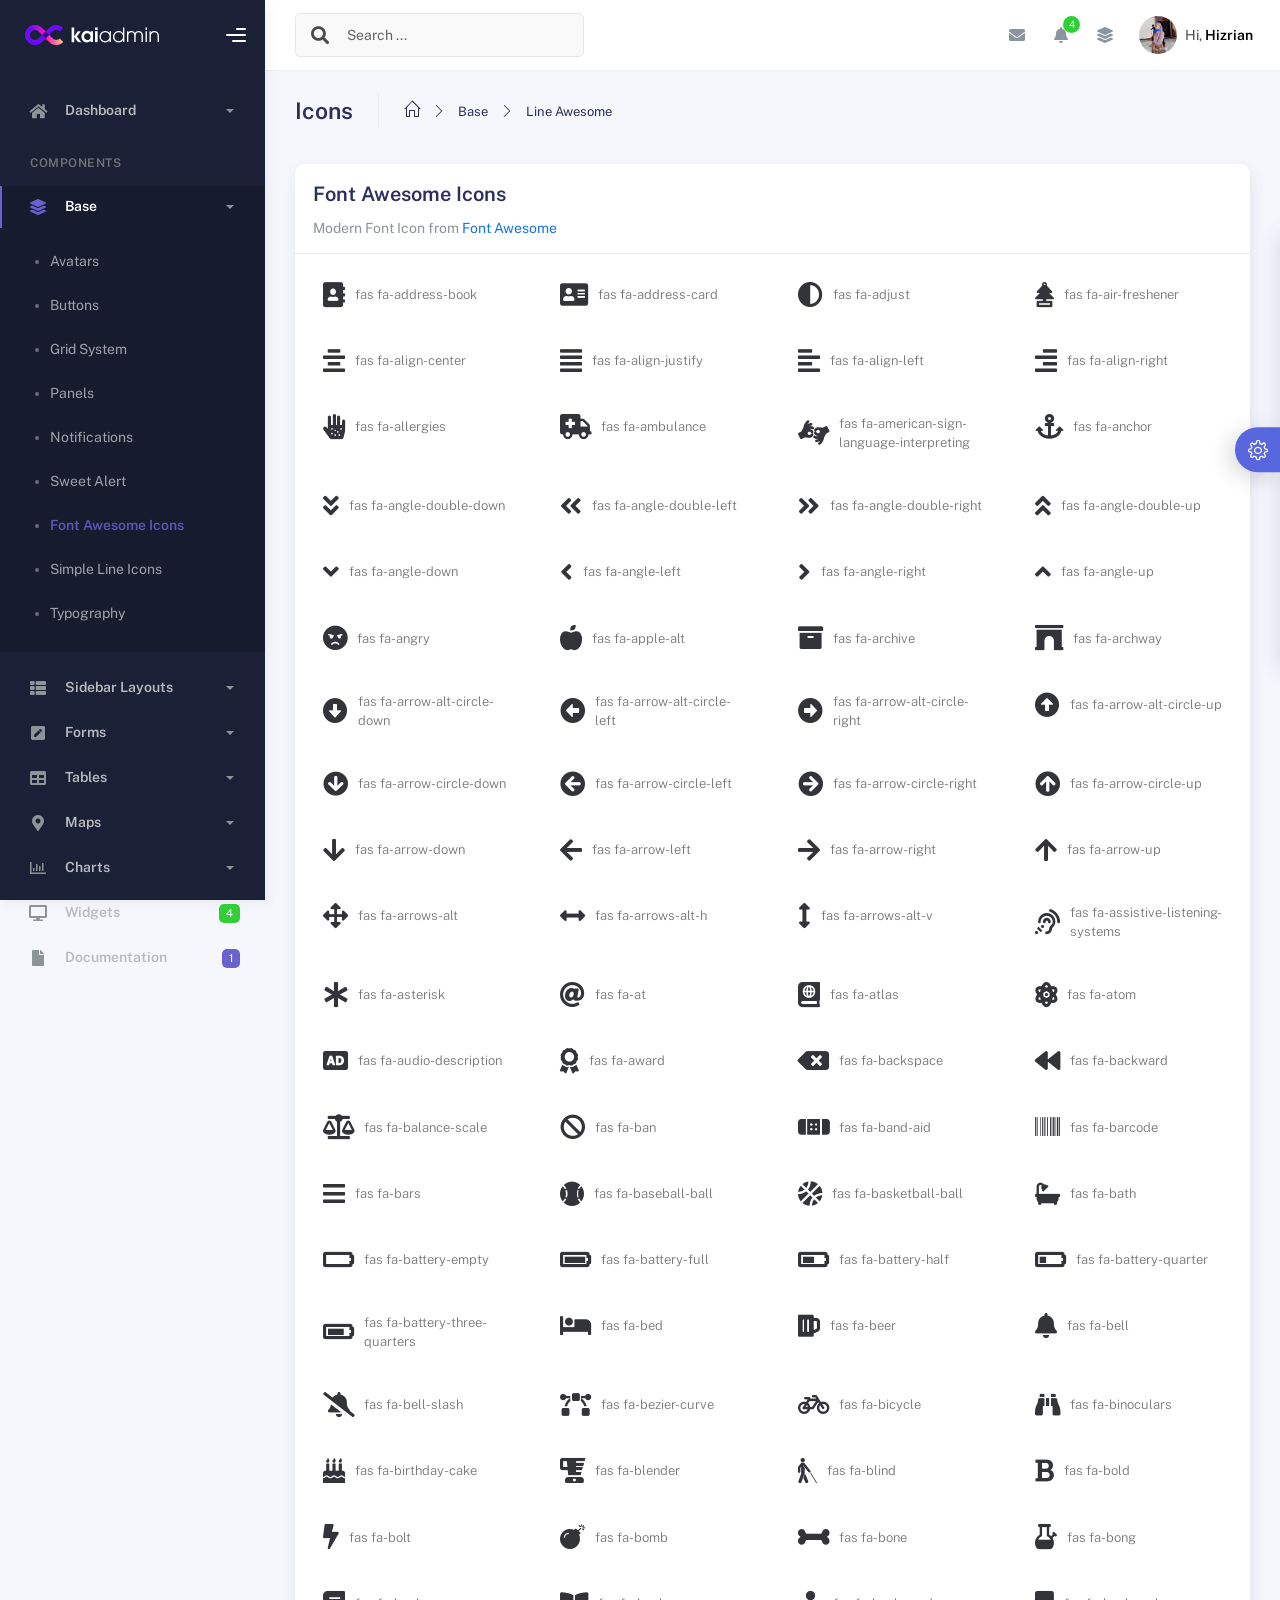
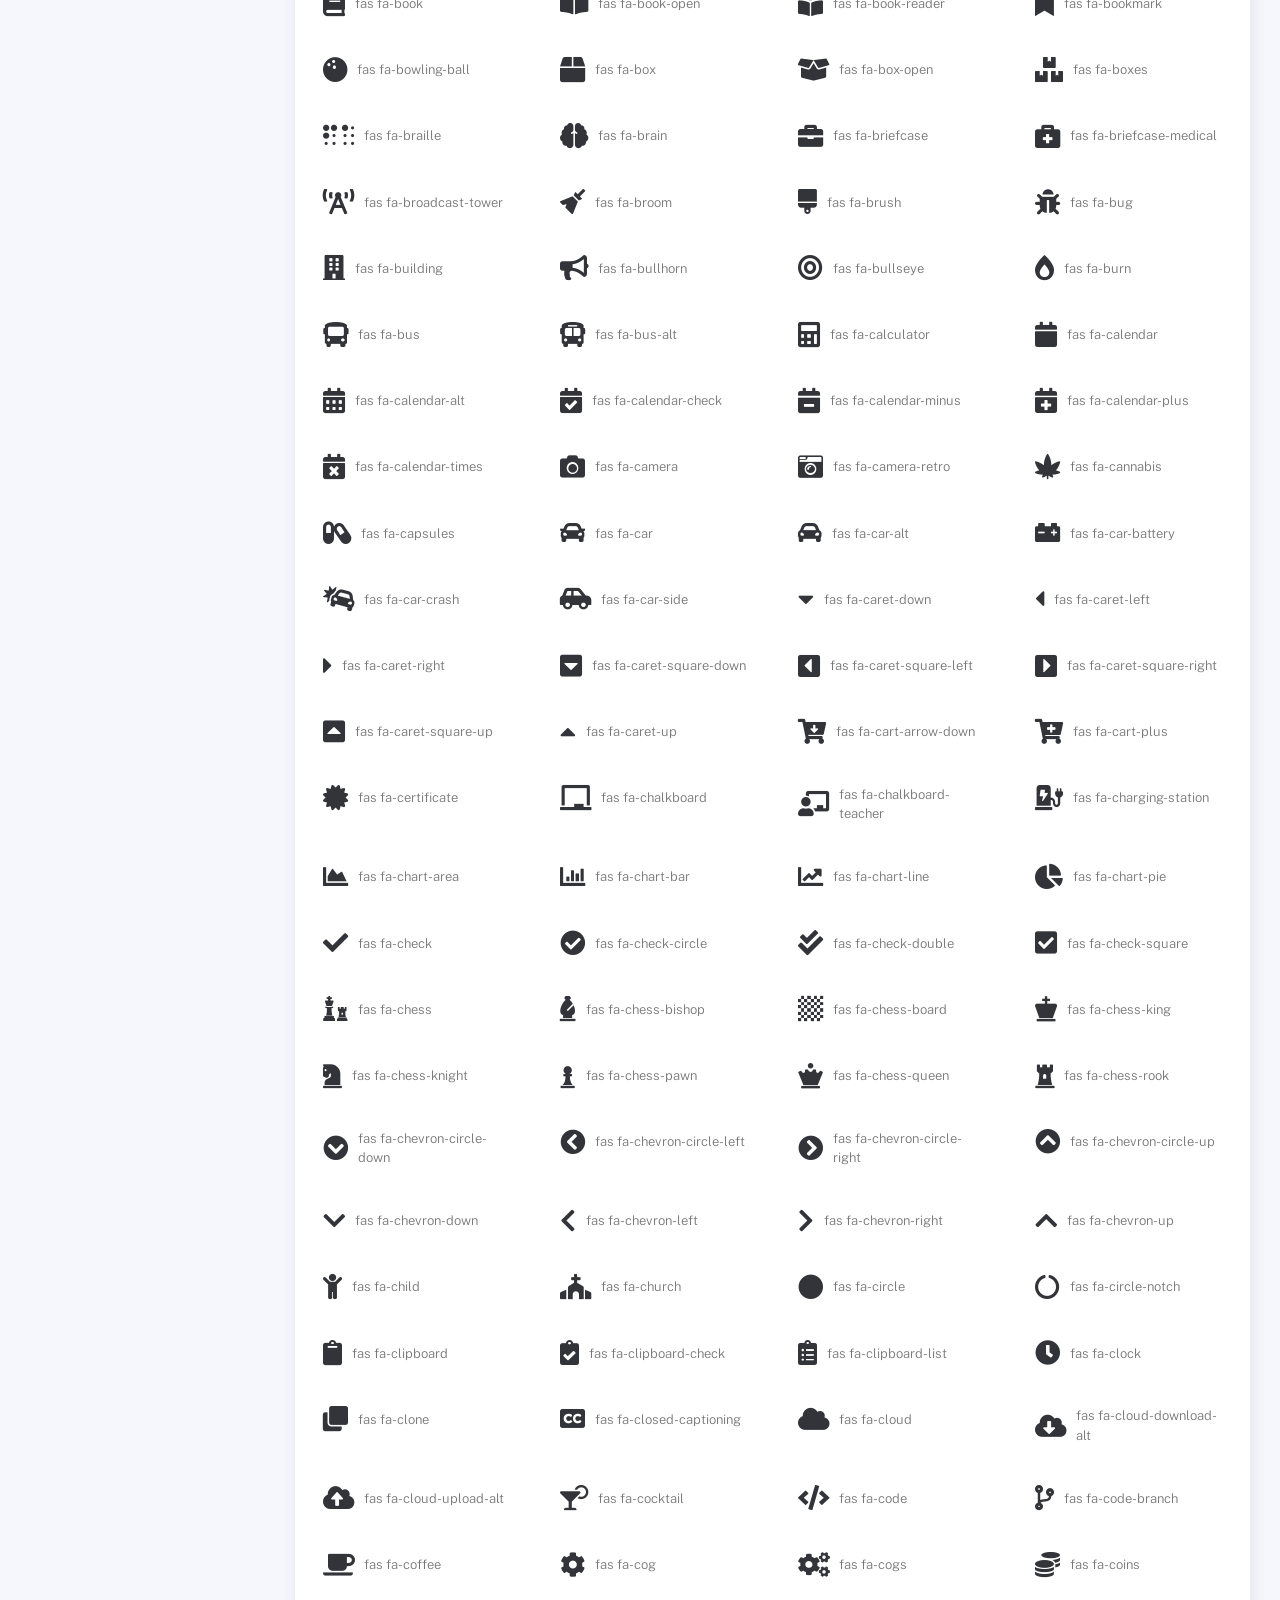
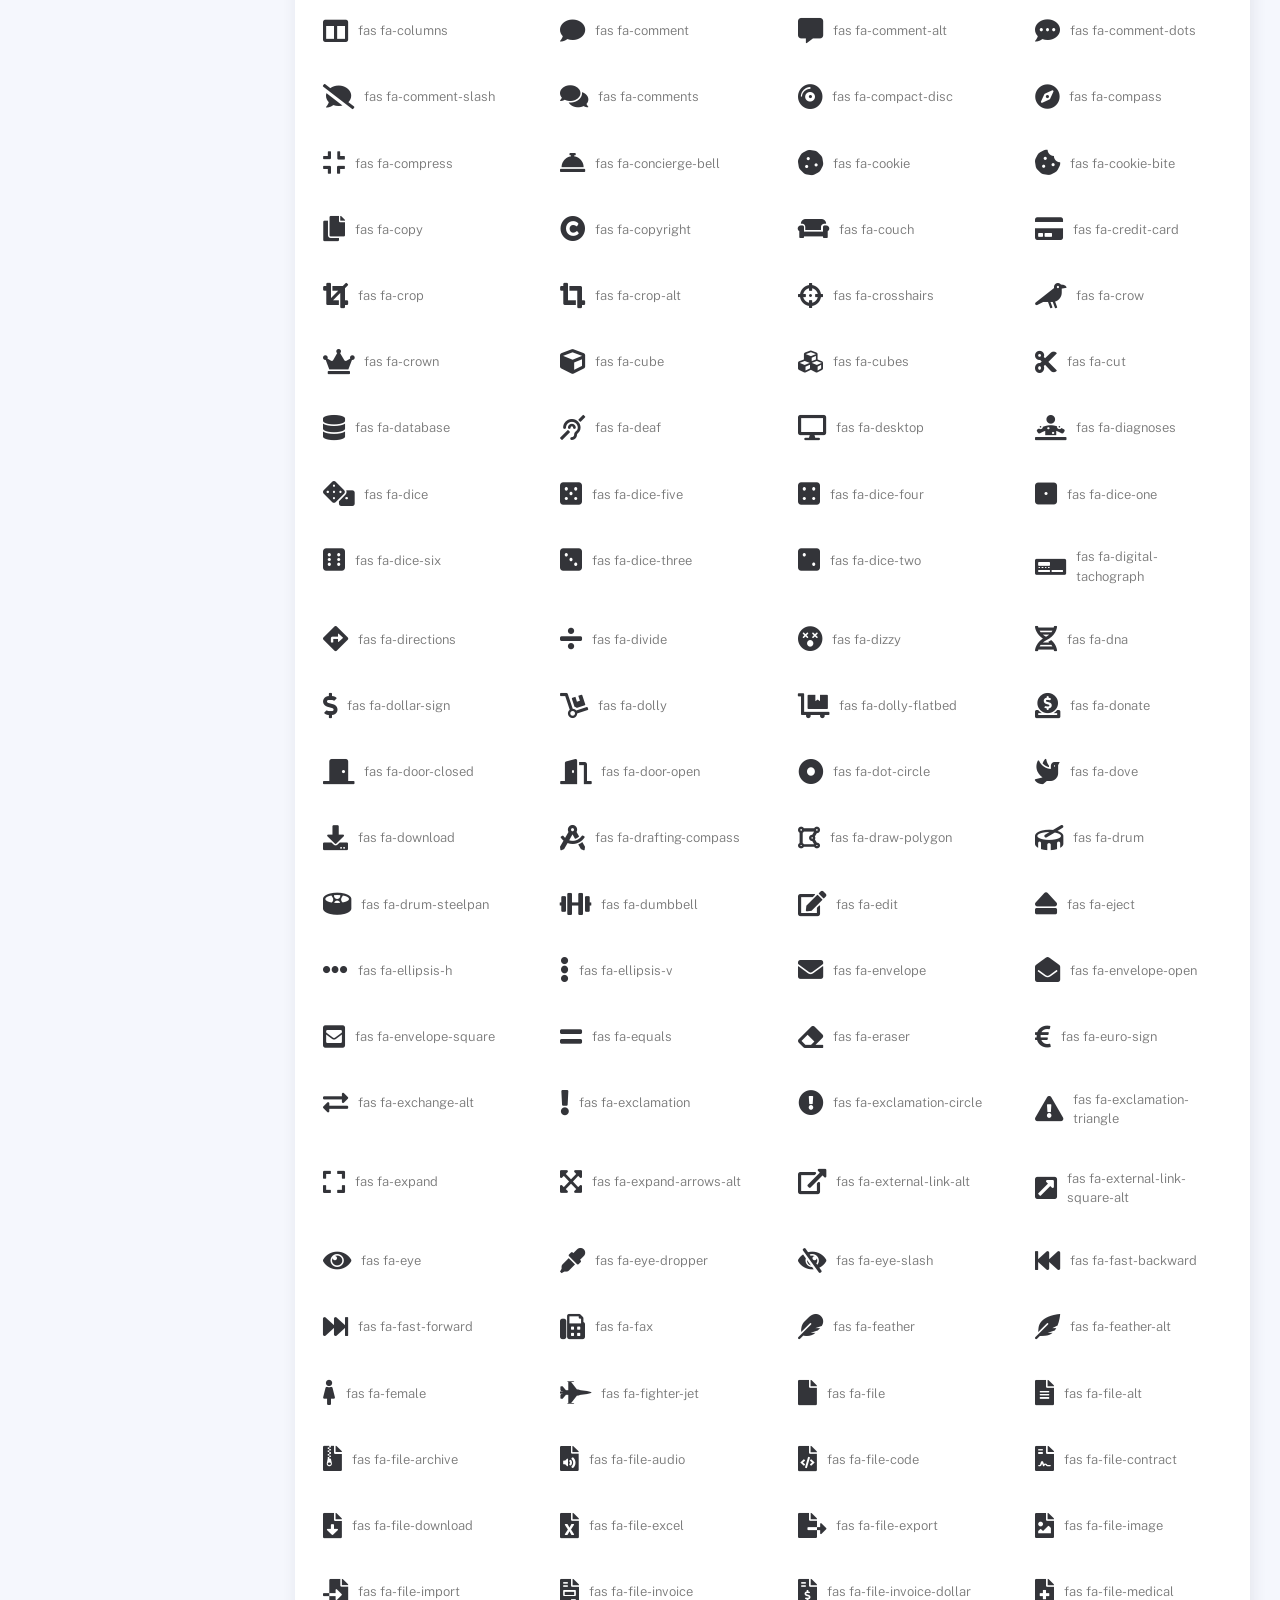
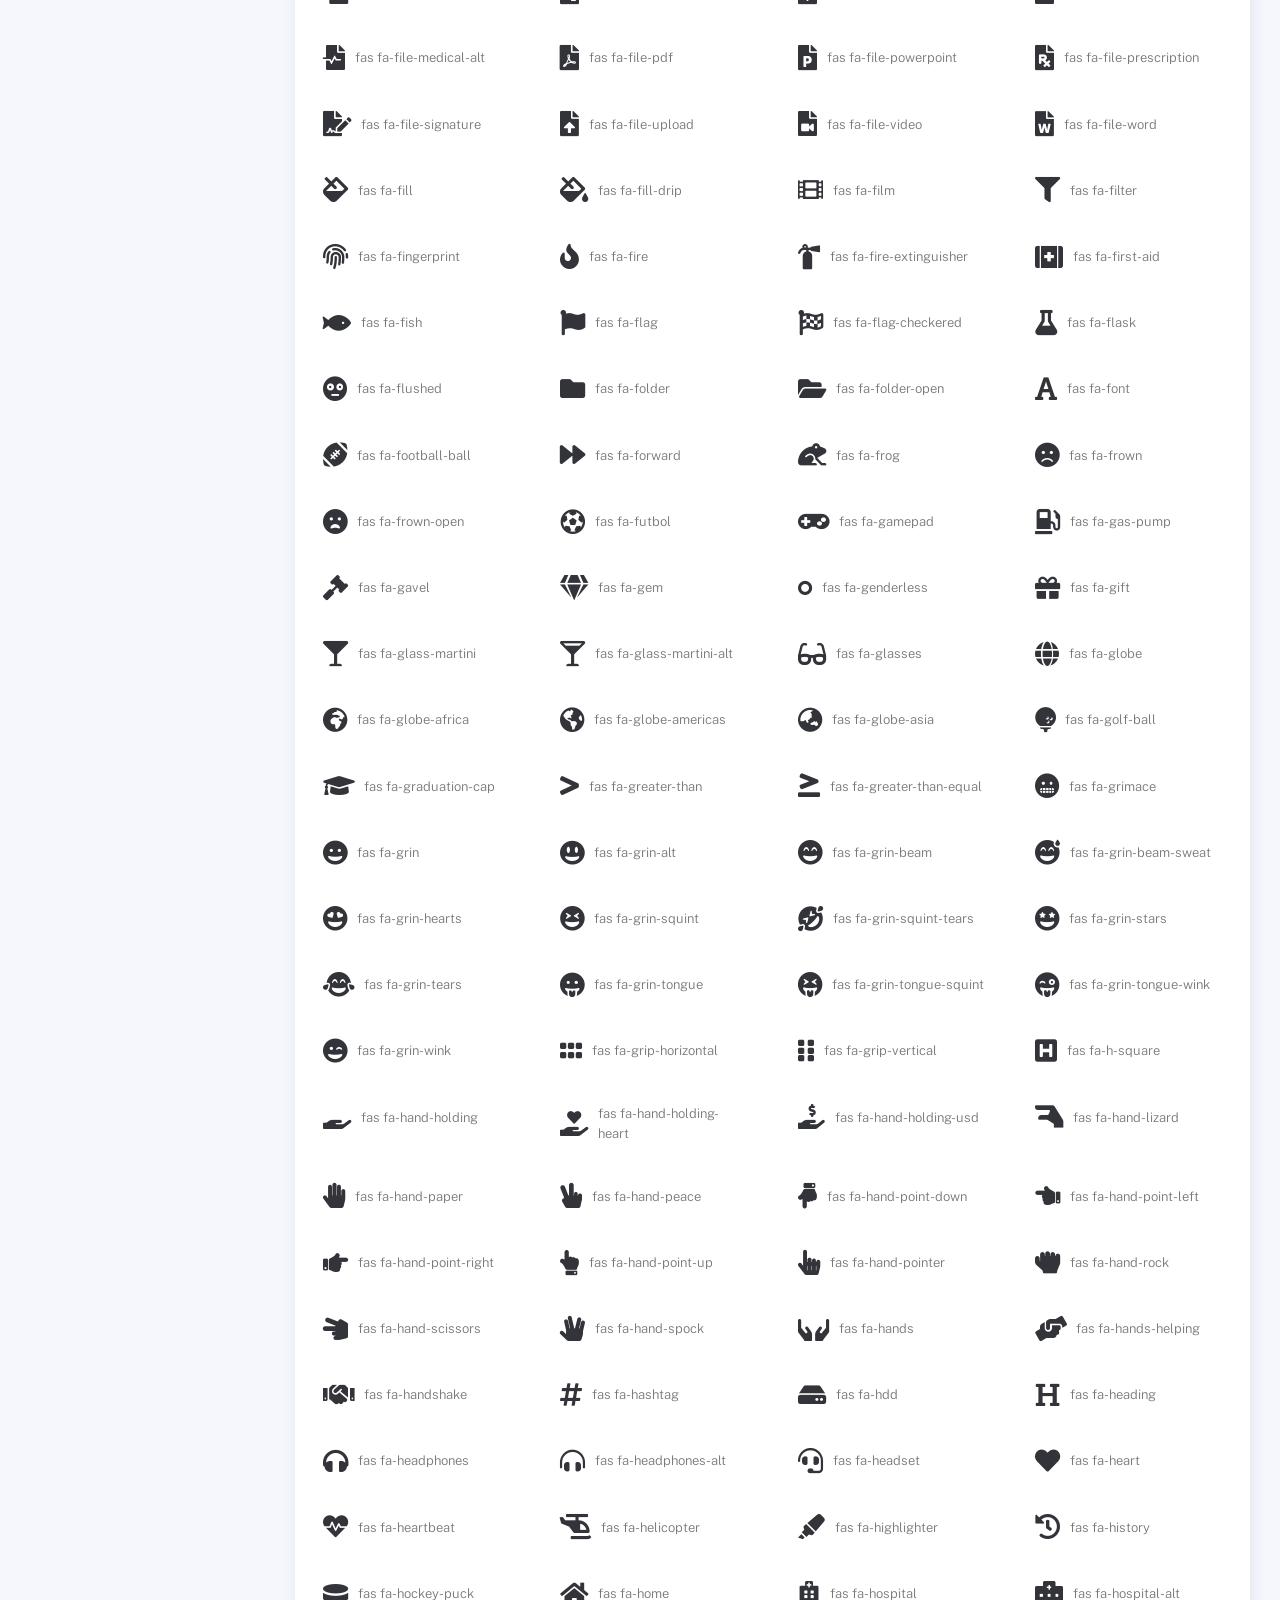
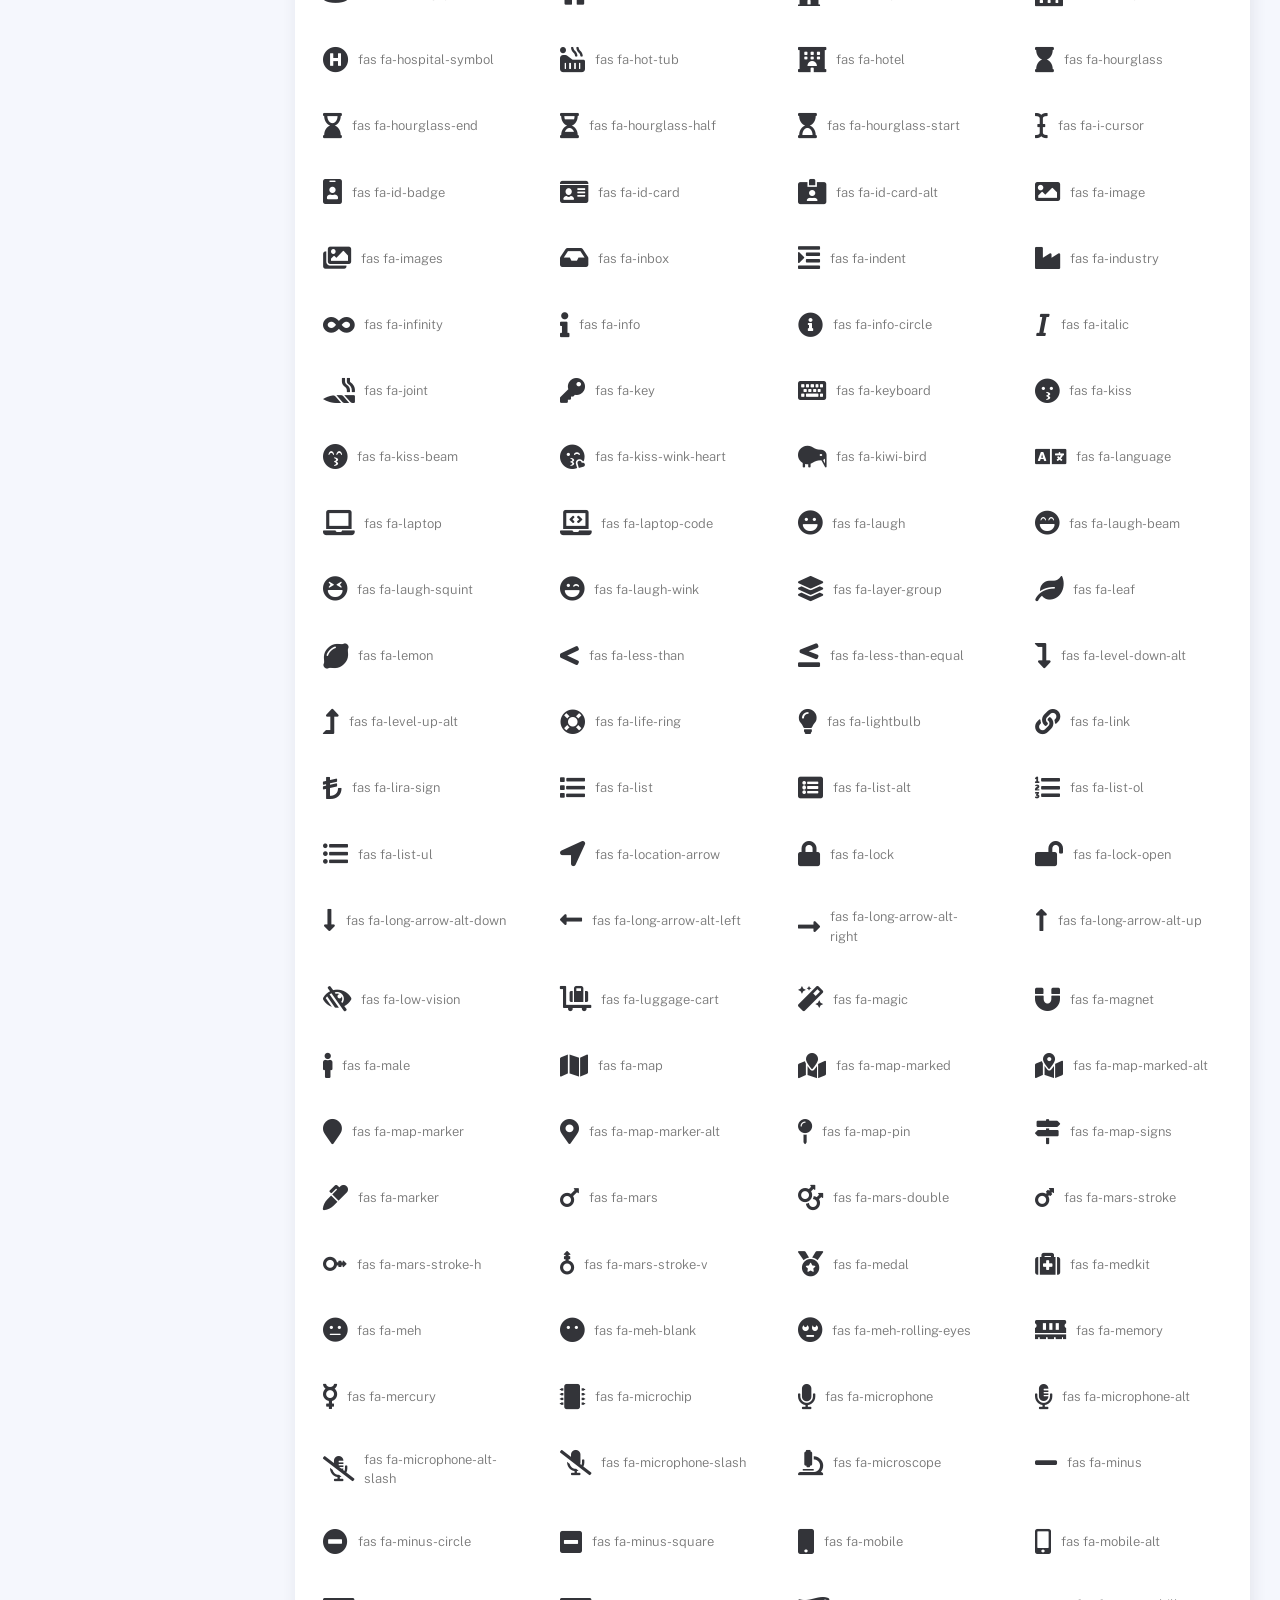
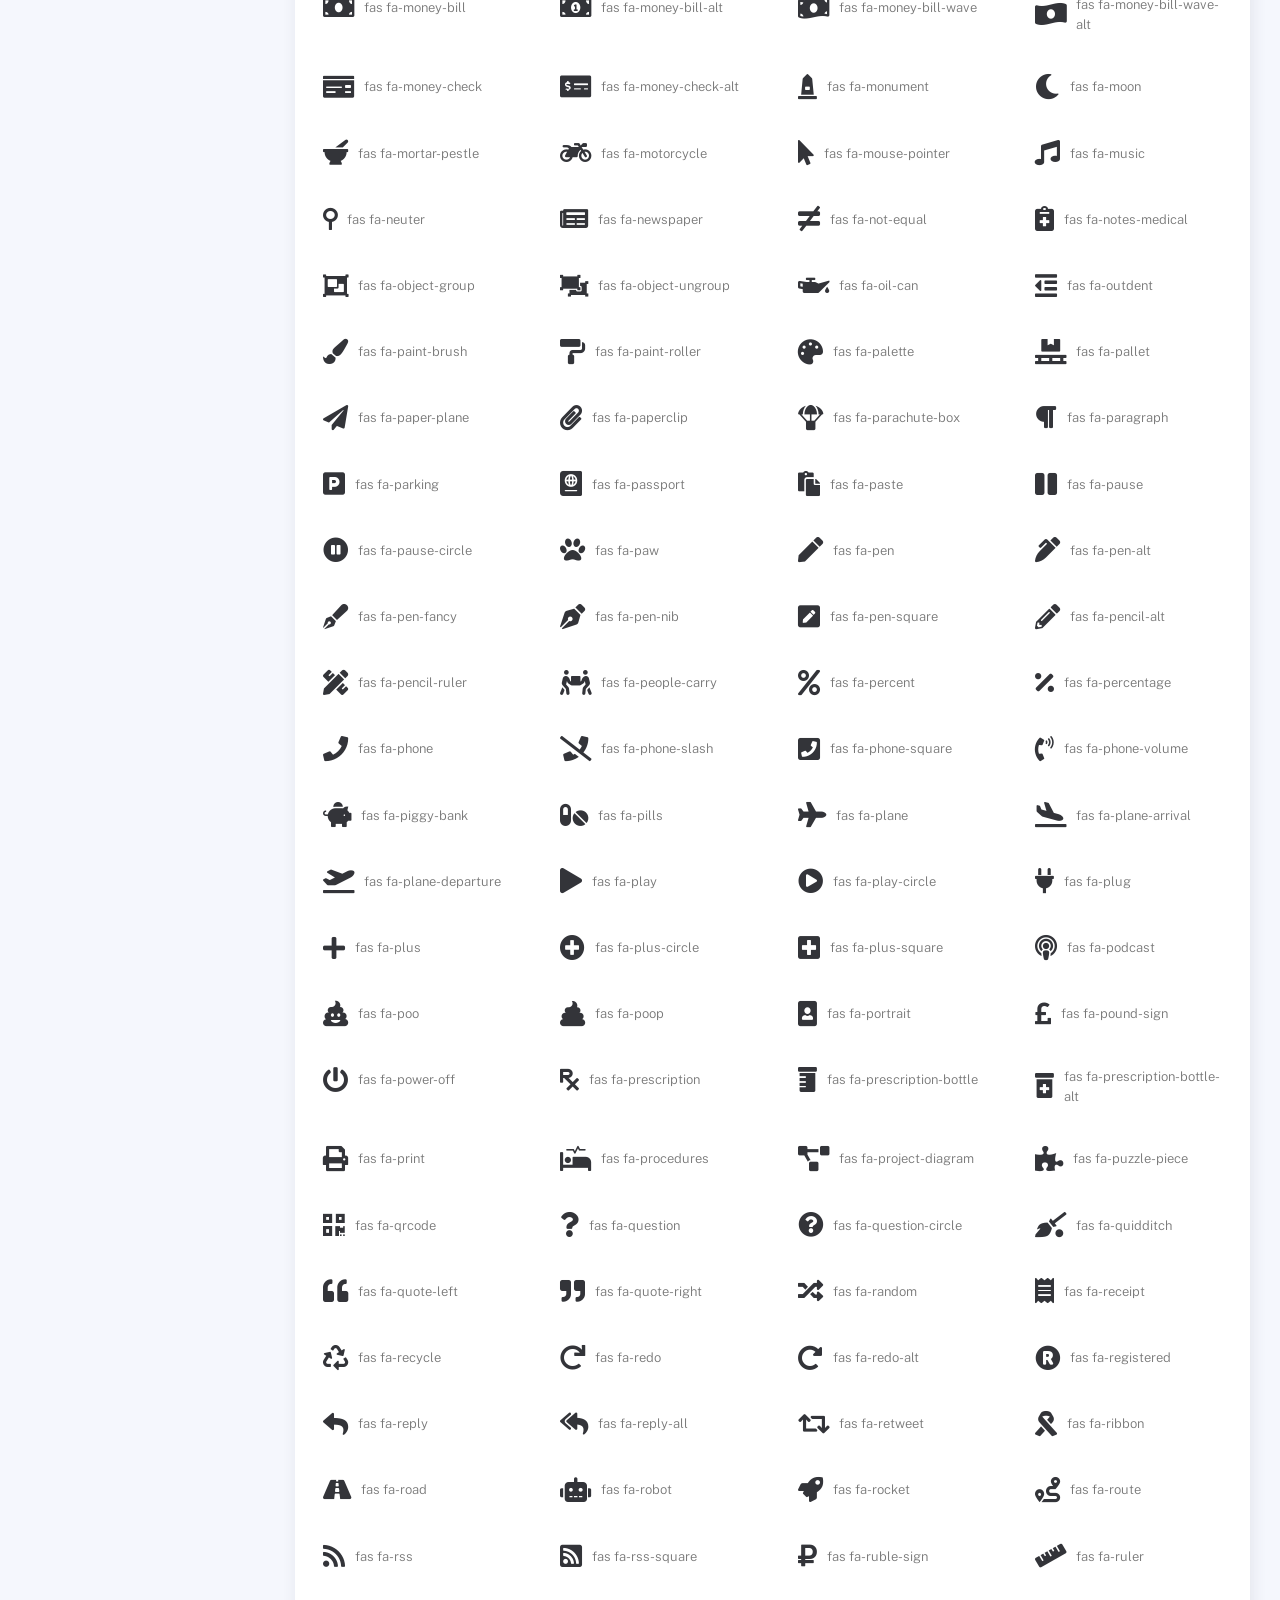
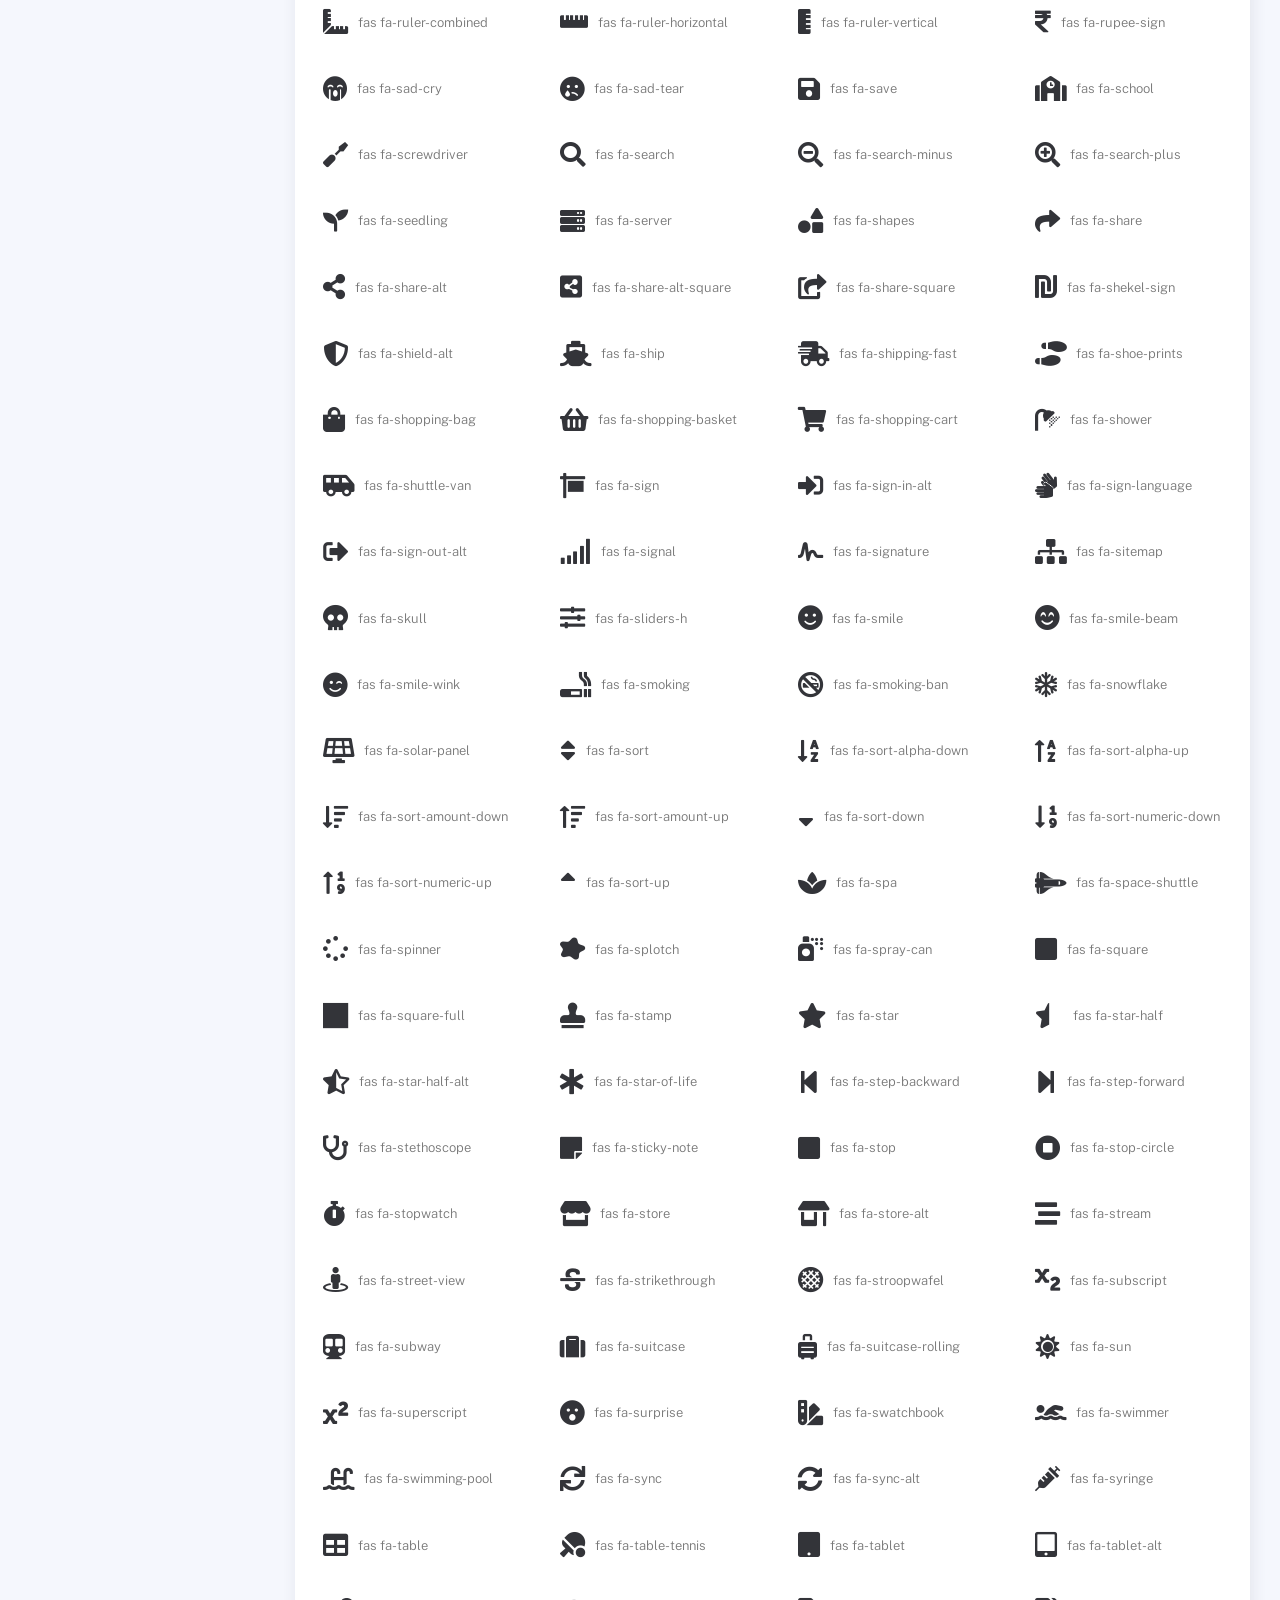
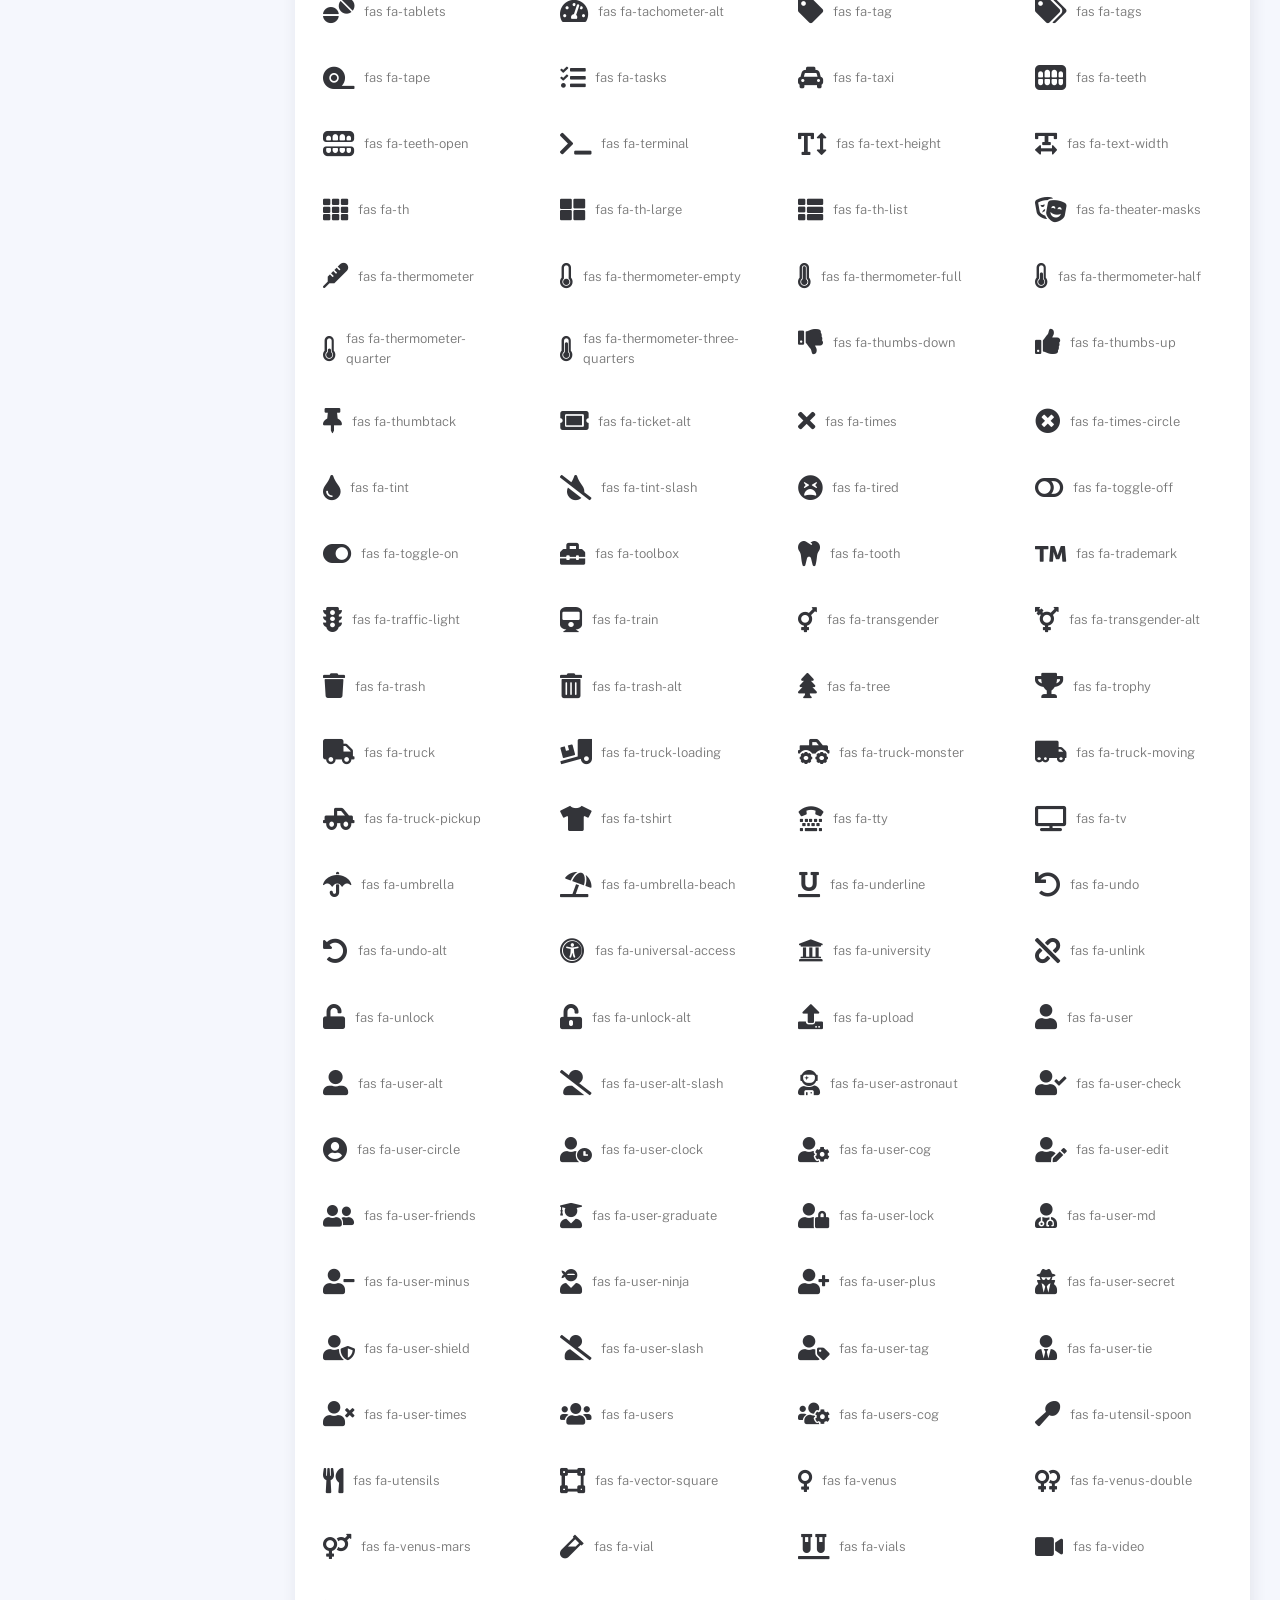
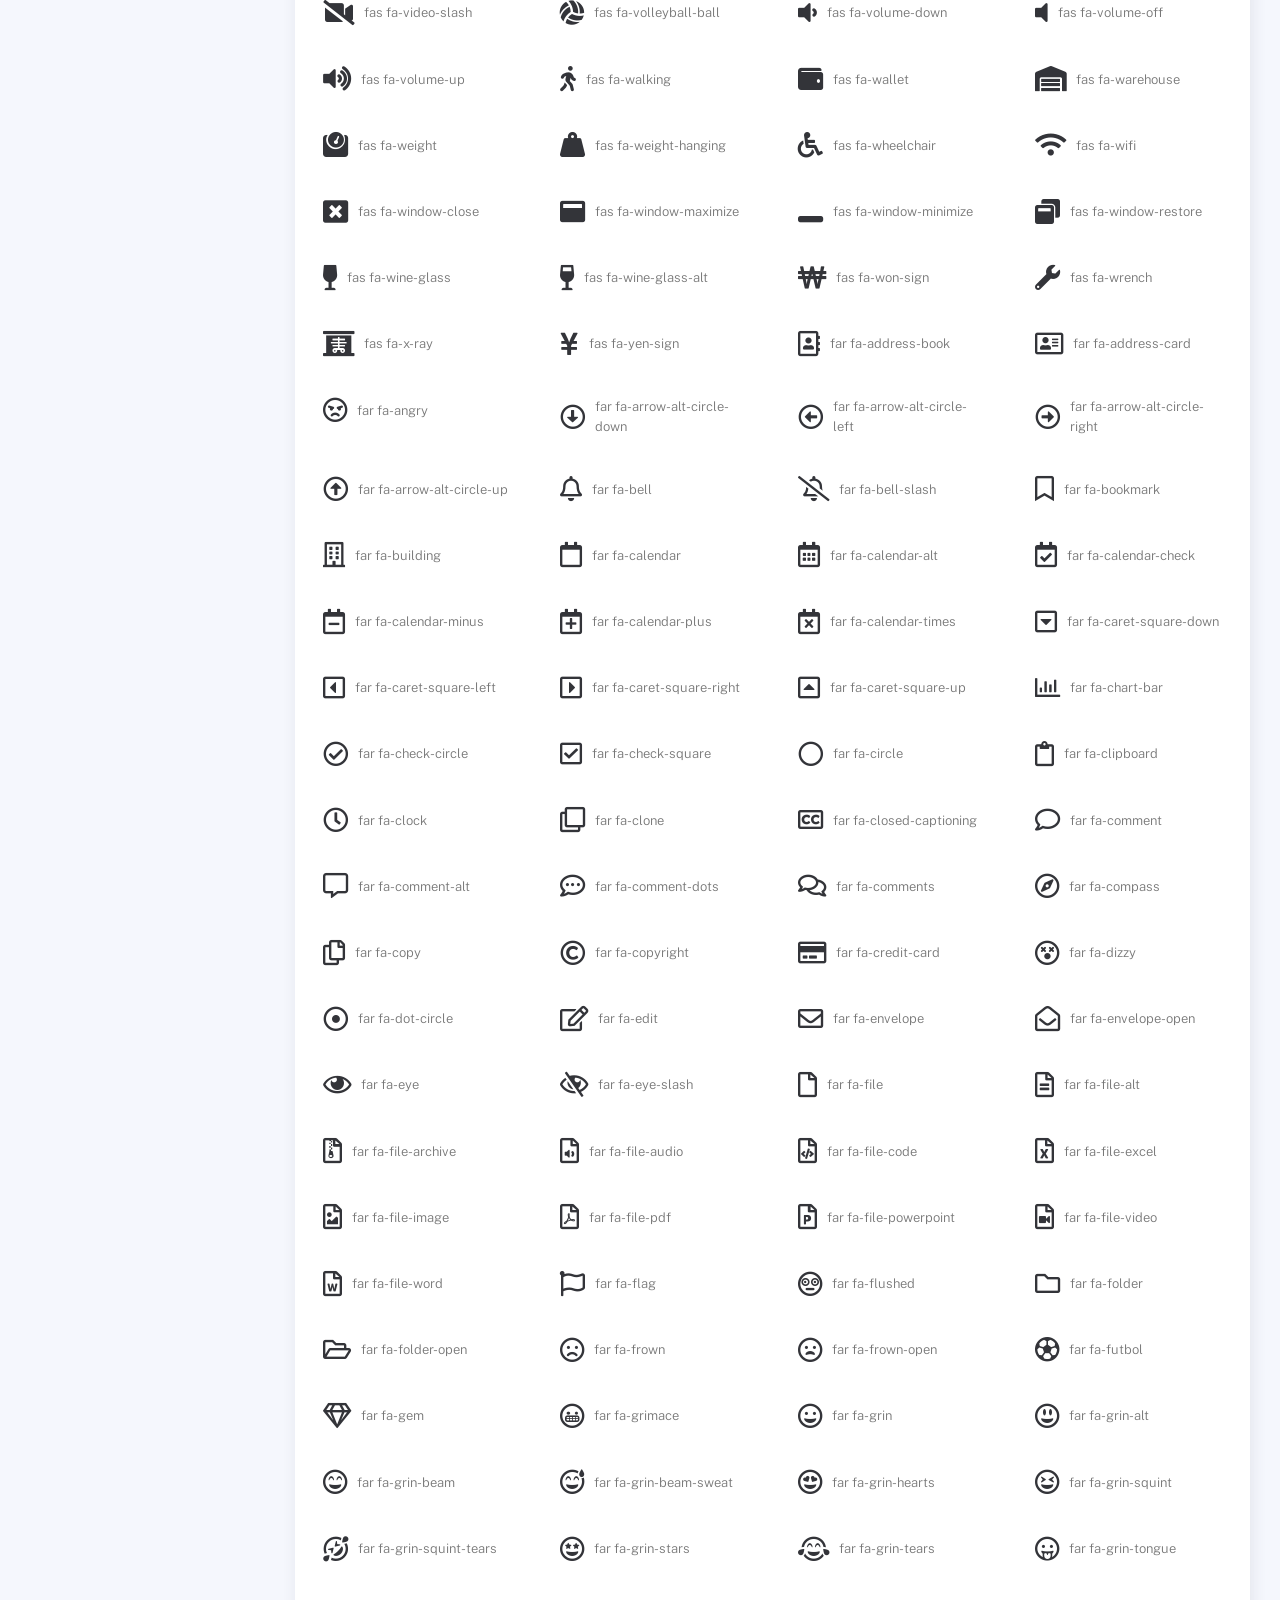
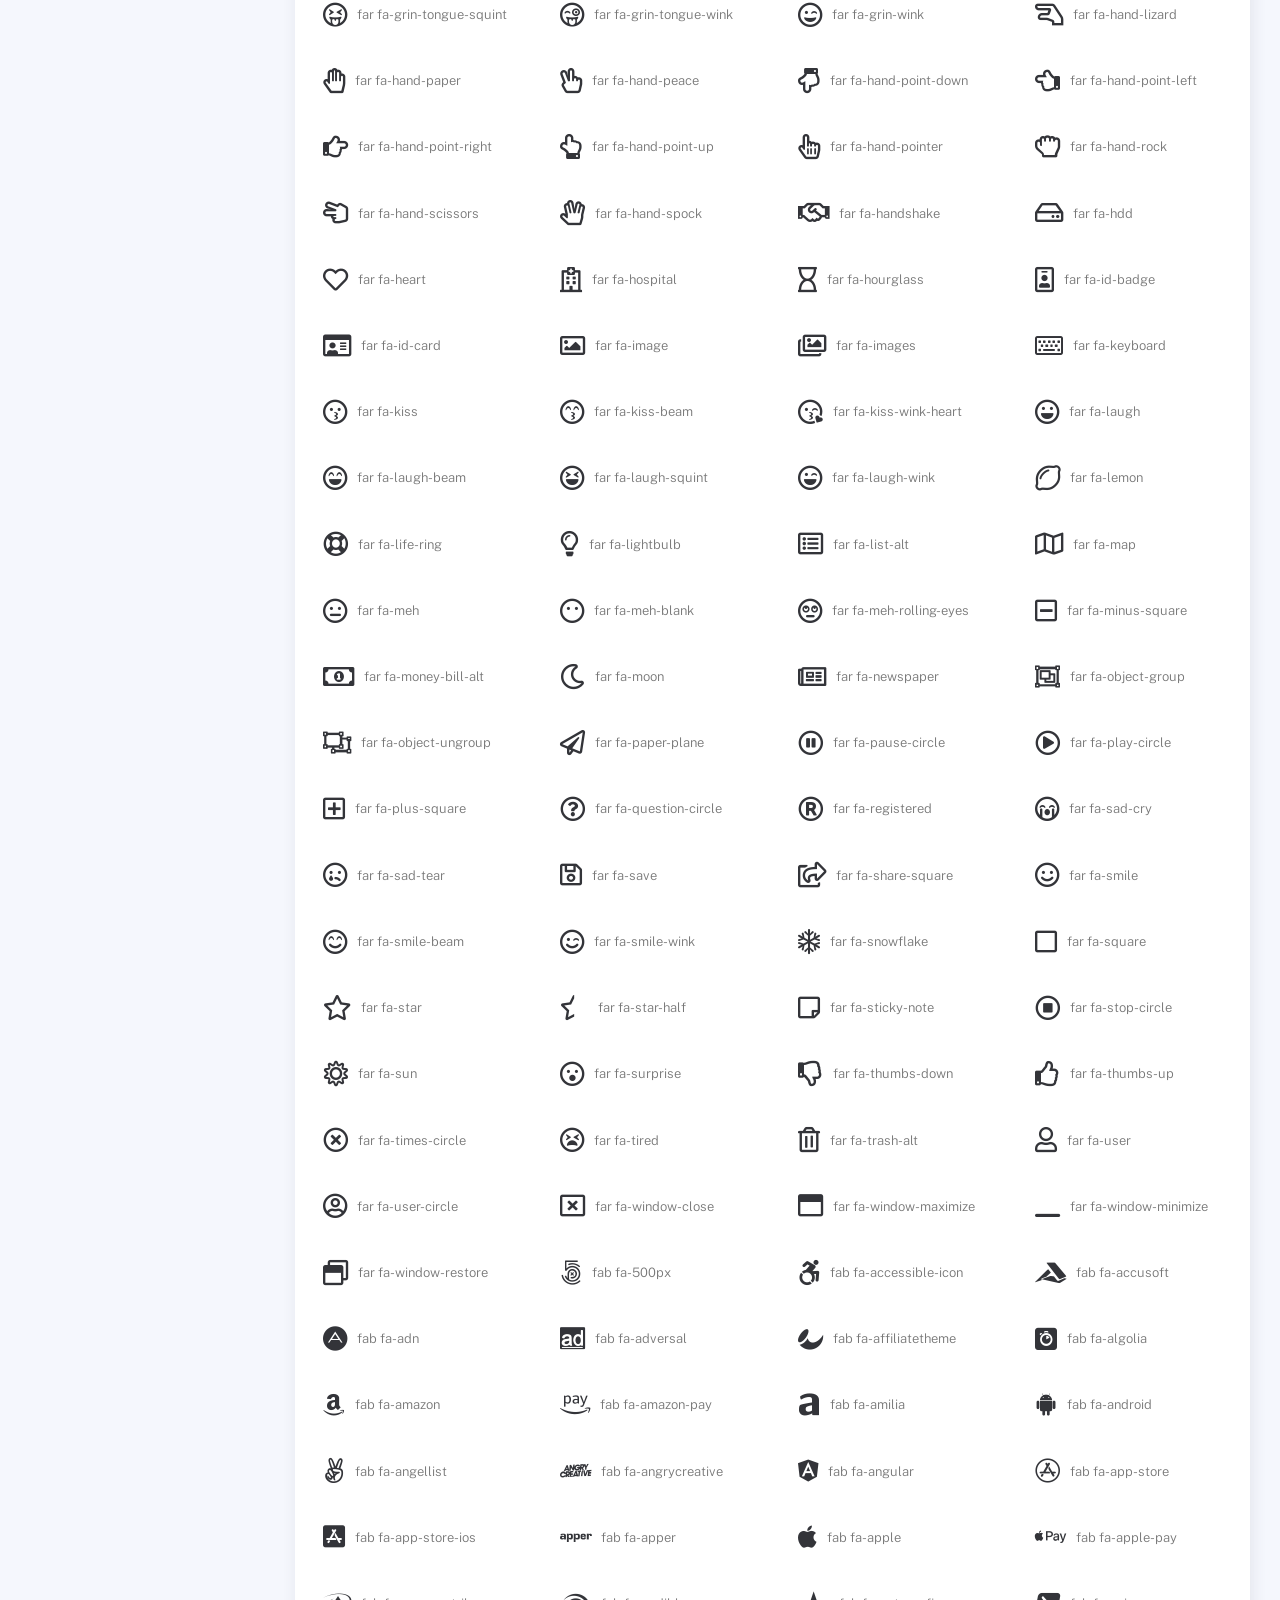
<file: admin/components/font-awesome-icons.html>
<!DOCTYPE html>
<html lang="en">
  <head>
    <meta http-equiv="X-UA-Compatible" content="IE=edge" />
    <title>Font Awesome - Kaiadmin Bootstrap 5 Admin Dashboard</title>
    <meta
      content="width=device-width, initial-scale=1.0, shrink-to-fit=no"
      name="viewport"
    />
    <link
      rel="icon"
      href="../assets/img/kaiadmin/favicon.ico"
      type="image/x-icon"
    />

    <!-- Fonts and icons -->
    <script src="../assets/js/plugin/webfont/webfont.min.js"></script>
    <script>
      WebFont.load({
        google: { families: ["Public Sans:300,400,500,600,700"] },
        custom: {
          families: [
            "Font Awesome 5 Solid",
            "Font Awesome 5 Regular",
            "Font Awesome 5 Brands",
            "simple-line-icons",
          ],
          urls: ["../assets/css/fonts.min.css"],
        },
        active: function () {
          sessionStorage.fonts = true;
        },
      });
    </script>

    <!-- CSS Files -->
    <link rel="stylesheet" href="../assets/css/bootstrap.min.css" />
    <link rel="stylesheet" href="../assets/css/plugins.min.css" />
    <link rel="stylesheet" href="../assets/css/kaiadmin.min.css" />

    <!-- CSS Just for demo purpose, don't include it in your project -->
    <link rel="stylesheet" href="../assets/css/demo.css" />
  </head>
  <body>
    <div class="wrapper">
      <!-- Sidebar -->
      <div class="sidebar" data-background-color="dark">
        <div class="sidebar-logo">
          <!-- Logo Header -->
          <div class="logo-header" data-background-color="dark">
            <a href="../index.html" class="logo">
              <img
                src="../assets/img/kaiadmin/logo_light.svg"
                alt="navbar brand"
                class="navbar-brand"
                height="20"
              />
            </a>
            <div class="nav-toggle">
              <button class="btn btn-toggle toggle-sidebar">
                <i class="gg-menu-right"></i>
              </button>
              <button class="btn btn-toggle sidenav-toggler">
                <i class="gg-menu-left"></i>
              </button>
            </div>
            <button class="topbar-toggler more">
              <i class="gg-more-vertical-alt"></i>
            </button>
          </div>
          <!-- End Logo Header -->
        </div>
        <div class="sidebar-wrapper scrollbar scrollbar-inner">
          <div class="sidebar-content">
            <ul class="nav nav-secondary">
              <li class="nav-item">
                <a
                  data-bs-toggle="collapse"
                  href="#dashboard"
                  class="collapsed"
                  aria-expanded="false"
                >
                  <i class="fas fa-home"></i>
                  <p>Dashboard</p>
                  <span class="caret"></span>
                </a>
                <div class="collapse" id="dashboard">
                  <ul class="nav nav-collapse">
                    <li>
                      <a href="../../demo1/index.html">
                        <span class="sub-item">Dashboard 1</span>
                      </a>
                    </li>
                  </ul>
                </div>
              </li>
              <li class="nav-section">
                <span class="sidebar-mini-icon">
                  <i class="fa fa-ellipsis-h"></i>
                </span>
                <h4 class="text-section">Components</h4>
              </li>
              <li class="nav-item active submenu">
                <a data-bs-toggle="collapse" href="#base">
                  <i class="fas fa-layer-group"></i>
                  <p>Base</p>
                  <span class="caret"></span>
                </a>
                <div class="collapse show" id="base">
                  <ul class="nav nav-collapse">
                    <li>
                      <a href="../components/avatars.html">
                        <span class="sub-item">Avatars</span>
                      </a>
                    </li>
                    <li>
                      <a href="../components/buttons.html">
                        <span class="sub-item">Buttons</span>
                      </a>
                    </li>
                    <li>
                      <a href="../components/gridsystem.html">
                        <span class="sub-item">Grid System</span>
                      </a>
                    </li>
                    <li>
                      <a href="../components/panels.html">
                        <span class="sub-item">Panels</span>
                      </a>
                    </li>
                    <li>
                      <a href="../components/notifications.html">
                        <span class="sub-item">Notifications</span>
                      </a>
                    </li>
                    <li>
                      <a href="../components/sweetalert.html">
                        <span class="sub-item">Sweet Alert</span>
                      </a>
                    </li>
                    <li class="active">
                      <a href="../components/font-awesome-icons.html">
                        <span class="sub-item">Font Awesome Icons</span>
                      </a>
                    </li>
                    <li>
                      <a href="../components/simple-line-icons.html">
                        <span class="sub-item">Simple Line Icons</span>
                      </a>
                    </li>
                    <li>
                      <a href="../components/typography.html">
                        <span class="sub-item">Typography</span>
                      </a>
                    </li>
                  </ul>
                </div>
              </li>
              <li class="nav-item">
                <a data-bs-toggle="collapse" href="#sidebarLayouts">
                  <i class="fas fa-th-list"></i>
                  <p>Sidebar Layouts</p>
                  <span class="caret"></span>
                </a>
                <div class="collapse" id="sidebarLayouts">
                  <ul class="nav nav-collapse">
                    <li>
                      <a href="../sidebar-style-2.html">
                        <span class="sub-item">Sidebar Style 2</span>
                      </a>
                    </li>
                    <li>
                      <a href="../icon-menu.html">
                        <span class="sub-item">Icon Menu</span>
                      </a>
                    </li>
                  </ul>
                </div>
              </li>
              <li class="nav-item">
                <a data-bs-toggle="collapse" href="#forms">
                  <i class="fas fa-pen-square"></i>
                  <p>Forms</p>
                  <span class="caret"></span>
                </a>
                <div class="collapse" id="forms">
                  <ul class="nav nav-collapse">
                    <li>
                      <a href="../forms/forms.html">
                        <span class="sub-item">Basic Form</span>
                      </a>
                    </li>
                  </ul>
                </div>
              </li>
              <li class="nav-item">
                <a data-bs-toggle="collapse" href="#tables">
                  <i class="fas fa-table"></i>
                  <p>Tables</p>
                  <span class="caret"></span>
                </a>
                <div class="collapse" id="tables">
                  <ul class="nav nav-collapse">
                    <li>
                      <a href="../tables/tables.html">
                        <span class="sub-item">Basic Table</span>
                      </a>
                    </li>
                    <li>
                      <a href="../tables/datatables.html">
                        <span class="sub-item">Datatables</span>
                      </a>
                    </li>
                  </ul>
                </div>
              </li>
              <li class="nav-item">
                <a data-bs-toggle="collapse" href="#maps">
                  <i class="fas fa-map-marker-alt"></i>
                  <p>Maps</p>
                  <span class="caret"></span>
                </a>
                <div class="collapse" id="maps">
                  <ul class="nav nav-collapse">
                    <li>
                      <a href="../maps/googlemaps.html">
                        <span class="sub-item">Google Maps</span>
                      </a>
                    </li>
                    <li>
                      <a href="../maps/jsvectormap.html">
                        <span class="sub-item">Jsvectormap</span>
                      </a>
                    </li>
                  </ul>
                </div>
              </li>
              <li class="nav-item">
                <a data-bs-toggle="collapse" href="#charts">
                  <i class="far fa-chart-bar"></i>
                  <p>Charts</p>
                  <span class="caret"></span>
                </a>
                <div class="collapse" id="charts">
                  <ul class="nav nav-collapse">
                    <li>
                      <a href="../charts/charts.html">
                        <span class="sub-item">Chart Js</span>
                      </a>
                    </li>
                    <li>
                      <a href="../charts/sparkline.html">
                        <span class="sub-item">Sparkline</span>
                      </a>
                    </li>
                  </ul>
                </div>
              </li>
              <li class="nav-item">
                <a href="../widgets.html">
                  <i class="fas fa-desktop"></i>
                  <p>Widgets</p>
                  <span class="badge badge-success">4</span>
                </a>
              </li>
              <li class="nav-item">
                <a href="../../../documentation/index.html">
                  <i class="fas fa-file"></i>
                  <p>Documentation</p>
                  <span class="badge badge-secondary">1</span>
                </a>
              </li>
              <li class="nav-item">
                <a data-bs-toggle="collapse" href="#submenu">
                  <i class="fas fa-bars"></i>
                  <p>Menu Levels</p>
                  <span class="caret"></span>
                </a>
                <div class="collapse" id="submenu">
                  <ul class="nav nav-collapse">
                    <li>
                      <a data-bs-toggle="collapse" href="#subnav1">
                        <span class="sub-item">Level 1</span>
                        <span class="caret"></span>
                      </a>
                      <div class="collapse" id="subnav1">
                        <ul class="nav nav-collapse subnav">
                          <li>
                            <a href="#">
                              <span class="sub-item">Level 2</span>
                            </a>
                          </li>
                          <li>
                            <a href="#">
                              <span class="sub-item">Level 2</span>
                            </a>
                          </li>
                        </ul>
                      </div>
                    </li>
                    <li>
                      <a data-bs-toggle="collapse" href="#subnav2">
                        <span class="sub-item">Level 1</span>
                        <span class="caret"></span>
                      </a>
                      <div class="collapse" id="subnav2">
                        <ul class="nav nav-collapse subnav">
                          <li>
                            <a href="#">
                              <span class="sub-item">Level 2</span>
                            </a>
                          </li>
                        </ul>
                      </div>
                    </li>
                    <li>
                      <a href="#">
                        <span class="sub-item">Level 1</span>
                      </a>
                    </li>
                  </ul>
                </div>
              </li>
            </ul>
          </div>
        </div>
      </div>
      <!-- End Sidebar -->

      <div class="main-panel">
        <div class="main-header">
          <div class="main-header-logo">
            <!-- Logo Header -->
            <div class="logo-header" data-background-color="dark">
              <a href="../index.html" class="logo">
                <img
                  src="../assets/img/kaiadmin/logo_light.svg"
                  alt="navbar brand"
                  class="navbar-brand"
                  height="20"
                />
              </a>
              <div class="nav-toggle">
                <button class="btn btn-toggle toggle-sidebar">
                  <i class="gg-menu-right"></i>
                </button>
                <button class="btn btn-toggle sidenav-toggler">
                  <i class="gg-menu-left"></i>
                </button>
              </div>
              <button class="topbar-toggler more">
                <i class="gg-more-vertical-alt"></i>
              </button>
            </div>
            <!-- End Logo Header -->
          </div>
          <!-- Navbar Header -->
          <nav
            class="navbar navbar-header navbar-header-transparent navbar-expand-lg border-bottom"
          >
            <div class="container-fluid">
              <nav
                class="navbar navbar-header-left navbar-expand-lg navbar-form nav-search p-0 d-none d-lg-flex"
              >
                <div class="input-group">
                  <div class="input-group-prepend">
                    <button type="submit" class="btn btn-search pe-1">
                      <i class="fa fa-search search-icon"></i>
                    </button>
                  </div>
                  <input
                    type="text"
                    placeholder="Search ..."
                    class="form-control"
                  />
                </div>
              </nav>

              <ul class="navbar-nav topbar-nav ms-md-auto align-items-center">
                <li
                  class="nav-item topbar-icon dropdown hidden-caret d-flex d-lg-none"
                >
                  <a
                    class="nav-link dropdown-toggle"
                    data-bs-toggle="dropdown"
                    href="#"
                    role="button"
                    aria-expanded="false"
                    aria-haspopup="true"
                  >
                    <i class="fa fa-search"></i>
                  </a>
                  <ul class="dropdown-menu dropdown-search animated fadeIn">
                    <form class="navbar-left navbar-form nav-search">
                      <div class="input-group">
                        <input
                          type="text"
                          placeholder="Search ..."
                          class="form-control"
                        />
                      </div>
                    </form>
                  </ul>
                </li>
                <li class="nav-item topbar-icon dropdown hidden-caret">
                  <a
                    class="nav-link dropdown-toggle"
                    href="#"
                    id="messageDropdown"
                    role="button"
                    data-bs-toggle="dropdown"
                    aria-haspopup="true"
                    aria-expanded="false"
                  >
                    <i class="fa fa-envelope"></i>
                  </a>
                  <ul
                    class="dropdown-menu messages-notif-box animated fadeIn"
                    aria-labelledby="messageDropdown"
                  >
                    <li>
                      <div
                        class="dropdown-title d-flex justify-content-between align-items-center"
                      >
                        Messages
                        <a href="#" class="small">Mark all as read</a>
                      </div>
                    </li>
                    <li>
                      <div class="message-notif-scroll scrollbar-outer">
                        <div class="notif-center">
                          <a href="#">
                            <div class="notif-img">
                              <img
                                src="../assets/img/jm_denis.jpg"
                                alt="Img Profile"
                              />
                            </div>
                            <div class="notif-content">
                              <span class="subject">Jimmy Denis</span>
                              <span class="block"> How are you ? </span>
                              <span class="time">5 minutes ago</span>
                            </div>
                          </a>
                          <a href="#">
                            <div class="notif-img">
                              <img
                                src="../assets/img/chadengle.jpg"
                                alt="Img Profile"
                              />
                            </div>
                            <div class="notif-content">
                              <span class="subject">Chad</span>
                              <span class="block"> Ok, Thanks ! </span>
                              <span class="time">12 minutes ago</span>
                            </div>
                          </a>
                          <a href="#">
                            <div class="notif-img">
                              <img
                                src="../assets/img/mlane.jpg"
                                alt="Img Profile"
                              />
                            </div>
                            <div class="notif-content">
                              <span class="subject">Jhon Doe</span>
                              <span class="block">
                                Ready for the meeting today...
                              </span>
                              <span class="time">12 minutes ago</span>
                            </div>
                          </a>
                          <a href="#">
                            <div class="notif-img">
                              <img
                                src="../assets/img/talha.jpg"
                                alt="Img Profile"
                              />
                            </div>
                            <div class="notif-content">
                              <span class="subject">Talha</span>
                              <span class="block"> Hi, Apa Kabar ? </span>
                              <span class="time">17 minutes ago</span>
                            </div>
                          </a>
                        </div>
                      </div>
                    </li>
                    <li>
                      <a class="see-all" href="javascript:void(0);"
                        >See all messages<i class="fa fa-angle-right"></i>
                      </a>
                    </li>
                  </ul>
                </li>
                <li class="nav-item topbar-icon dropdown hidden-caret">
                  <a
                    class="nav-link dropdown-toggle"
                    href="#"
                    id="notifDropdown"
                    role="button"
                    data-bs-toggle="dropdown"
                    aria-haspopup="true"
                    aria-expanded="false"
                  >
                    <i class="fa fa-bell"></i>
                    <span class="notification">4</span>
                  </a>
                  <ul
                    class="dropdown-menu notif-box animated fadeIn"
                    aria-labelledby="notifDropdown"
                  >
                    <li>
                      <div class="dropdown-title">
                        You have 4 new notification
                      </div>
                    </li>
                    <li>
                      <div class="notif-scroll scrollbar-outer">
                        <div class="notif-center">
                          <a href="#">
                            <div class="notif-icon notif-primary">
                              <i class="fa fa-user-plus"></i>
                            </div>
                            <div class="notif-content">
                              <span class="block"> New user registered </span>
                              <span class="time">5 minutes ago</span>
                            </div>
                          </a>
                          <a href="#">
                            <div class="notif-icon notif-success">
                              <i class="fa fa-comment"></i>
                            </div>
                            <div class="notif-content">
                              <span class="block">
                                Rahmad commented on Admin
                              </span>
                              <span class="time">12 minutes ago</span>
                            </div>
                          </a>
                          <a href="#">
                            <div class="notif-img">
                              <img
                                src="../assets/img/profile2.jpg"
                                alt="Img Profile"
                              />
                            </div>
                            <div class="notif-content">
                              <span class="block">
                                Reza send messages to you
                              </span>
                              <span class="time">12 minutes ago</span>
                            </div>
                          </a>
                          <a href="#">
                            <div class="notif-icon notif-danger">
                              <i class="fa fa-heart"></i>
                            </div>
                            <div class="notif-content">
                              <span class="block"> Farrah liked Admin </span>
                              <span class="time">17 minutes ago</span>
                            </div>
                          </a>
                        </div>
                      </div>
                    </li>
                    <li>
                      <a class="see-all" href="javascript:void(0);"
                        >See all notifications<i class="fa fa-angle-right"></i>
                      </a>
                    </li>
                  </ul>
                </li>
                <li class="nav-item topbar-icon dropdown hidden-caret">
                  <a
                    class="nav-link"
                    data-bs-toggle="dropdown"
                    href="#"
                    aria-expanded="false"
                  >
                    <i class="fas fa-layer-group"></i>
                  </a>
                  <div class="dropdown-menu quick-actions animated fadeIn">
                    <div class="quick-actions-header">
                      <span class="title mb-1">Quick Actions</span>
                      <span class="subtitle op-7">Shortcuts</span>
                    </div>
                    <div class="quick-actions-scroll scrollbar-outer">
                      <div class="quick-actions-items">
                        <div class="row m-0">
                          <a class="col-6 col-md-4 p-0" href="#">
                            <div class="quick-actions-item">
                              <div class="avatar-item bg-danger rounded-circle">
                                <i class="far fa-calendar-alt"></i>
                              </div>
                              <span class="text">Calendar</span>
                            </div>
                          </a>
                          <a class="col-6 col-md-4 p-0" href="#">
                            <div class="quick-actions-item">
                              <div
                                class="avatar-item bg-warning rounded-circle"
                              >
                                <i class="fas fa-map"></i>
                              </div>
                              <span class="text">Maps</span>
                            </div>
                          </a>
                          <a class="col-6 col-md-4 p-0" href="#">
                            <div class="quick-actions-item">
                              <div class="avatar-item bg-info rounded-circle">
                                <i class="fas fa-file-excel"></i>
                              </div>
                              <span class="text">Reports</span>
                            </div>
                          </a>
                          <a class="col-6 col-md-4 p-0" href="#">
                            <div class="quick-actions-item">
                              <div
                                class="avatar-item bg-success rounded-circle"
                              >
                                <i class="fas fa-envelope"></i>
                              </div>
                              <span class="text">Emails</span>
                            </div>
                          </a>
                          <a class="col-6 col-md-4 p-0" href="#">
                            <div class="quick-actions-item">
                              <div
                                class="avatar-item bg-primary rounded-circle"
                              >
                                <i class="fas fa-file-invoice-dollar"></i>
                              </div>
                              <span class="text">Invoice</span>
                            </div>
                          </a>
                          <a class="col-6 col-md-4 p-0" href="#">
                            <div class="quick-actions-item">
                              <div
                                class="avatar-item bg-secondary rounded-circle"
                              >
                                <i class="fas fa-credit-card"></i>
                              </div>
                              <span class="text">Payments</span>
                            </div>
                          </a>
                        </div>
                      </div>
                    </div>
                  </div>
                </li>

                <li class="nav-item topbar-user dropdown hidden-caret">
                  <a
                    class="dropdown-toggle profile-pic"
                    data-bs-toggle="dropdown"
                    href="#"
                    aria-expanded="false"
                  >
                    <div class="avatar-sm">
                      <img
                        src="../assets/img/profile.jpg"
                        alt="..."
                        class="avatar-img rounded-circle"
                      />
                    </div>
                    <span class="profile-username">
                      <span class="op-7">Hi,</span>
                      <span class="fw-bold">Hizrian</span>
                    </span>
                  </a>
                  <ul class="dropdown-menu dropdown-user animated fadeIn">
                    <div class="dropdown-user-scroll scrollbar-outer">
                      <li>
                        <div class="user-box">
                          <div class="avatar-lg">
                            <img
                              src="../assets/img/profile.jpg"
                              alt="image profile"
                              class="avatar-img rounded"
                            />
                          </div>
                          <div class="u-text">
                            <h4>Hizrian</h4>
                            <p class="text-muted">hello@example.com</p>
                            <a
                              href="profile.html"
                              class="btn btn-xs btn-secondary btn-sm"
                              >View Profile</a
                            >
                          </div>
                        </div>
                      </li>
                      <li>
                        <div class="dropdown-divider"></div>
                        <a class="dropdown-item" href="#">My Profile</a>
                        <a class="dropdown-item" href="#">My Balance</a>
                        <a class="dropdown-item" href="#">Inbox</a>
                        <div class="dropdown-divider"></div>
                        <a class="dropdown-item" href="#">Account Setting</a>
                        <div class="dropdown-divider"></div>
                        <a class="dropdown-item" href="#">Logout</a>
                      </li>
                    </div>
                  </ul>
                </li>
              </ul>
            </div>
          </nav>
          <!-- End Navbar -->
        </div>

        <div class="container">
          <div class="page-inner">
            <div class="page-header">
              <h3 class="fw-bold mb-3">Icons</h3>
              <ul class="breadcrumbs mb-3">
                <li class="nav-home">
                  <a href="#">
                    <i class="icon-home"></i>
                  </a>
                </li>
                <li class="separator">
                  <i class="icon-arrow-right"></i>
                </li>
                <li class="nav-item">
                  <a href="#">Base</a>
                </li>
                <li class="separator">
                  <i class="icon-arrow-right"></i>
                </li>
                <li class="nav-item">
                  <a href="#">Line Awesome</a>
                </li>
              </ul>
            </div>
            <div class="row">
              <div class="col-md-12">
                <div class="card">
                  <div class="card-header">
                    <div class="card-title">Font Awesome Icons</div>
                    <div class="card-category">
                      Modern Font Icon from
                      <a class="link" href="https://fontawesome.com"
                        >Font Awesome</a
                      >
                    </div>
                  </div>
                  <div class="card-body">
                    <div id="row-demo-icon" class="row"></div>
                  </div>
                </div>
              </div>
            </div>
          </div>
        </div>

        <footer class="footer">
          <div class="container-fluid d-flex justify-content-between">
            <nav class="pull-left">
              <ul class="nav">
                <li class="nav-item">
                  <a class="nav-link" href="http://www.themekita.com">
                    ThemeKita
                  </a>
                </li>
                <li class="nav-item">
                  <a class="nav-link" href="#"> Help </a>
                </li>
                <li class="nav-item">
                  <a class="nav-link" href="#"> Licenses </a>
                </li>
              </ul>
            </nav>
            <div class="copyright">
              2024, made with <i class="fa fa-heart heart text-danger"></i> by
              <a href="http://www.themekita.com">ThemeKita</a>
            </div>
            <div>
              Distributed by
              <a target="_blank" href="https://themewagon.com/">ThemeWagon</a>.
            </div>
          </div>
        </footer>
      </div>

      <!-- Custom template | don't include it in your project! -->
      <div class="custom-template">
        <div class="title">Settings</div>
        <div class="custom-content">
          <div class="switcher">
            <div class="switch-block">
              <h4>Logo Header</h4>
              <div class="btnSwitch">
                <button
                  type="button"
                  class="selected changeLogoHeaderColor"
                  data-color="dark"
                ></button>
                <button
                  type="button"
                  class="selected changeLogoHeaderColor"
                  data-color="blue"
                ></button>
                <button
                  type="button"
                  class="changeLogoHeaderColor"
                  data-color="purple"
                ></button>
                <button
                  type="button"
                  class="changeLogoHeaderColor"
                  data-color="light-blue"
                ></button>
                <button
                  type="button"
                  class="changeLogoHeaderColor"
                  data-color="green"
                ></button>
                <button
                  type="button"
                  class="changeLogoHeaderColor"
                  data-color="orange"
                ></button>
                <button
                  type="button"
                  class="changeLogoHeaderColor"
                  data-color="red"
                ></button>
                <button
                  type="button"
                  class="changeLogoHeaderColor"
                  data-color="white"
                ></button>
                <br />
                <button
                  type="button"
                  class="changeLogoHeaderColor"
                  data-color="dark2"
                ></button>
                <button
                  type="button"
                  class="changeLogoHeaderColor"
                  data-color="blue2"
                ></button>
                <button
                  type="button"
                  class="changeLogoHeaderColor"
                  data-color="purple2"
                ></button>
                <button
                  type="button"
                  class="changeLogoHeaderColor"
                  data-color="light-blue2"
                ></button>
                <button
                  type="button"
                  class="changeLogoHeaderColor"
                  data-color="green2"
                ></button>
                <button
                  type="button"
                  class="changeLogoHeaderColor"
                  data-color="orange2"
                ></button>
                <button
                  type="button"
                  class="changeLogoHeaderColor"
                  data-color="red2"
                ></button>
              </div>
            </div>
            <div class="switch-block">
              <h4>Navbar Header</h4>
              <div class="btnSwitch">
                <button
                  type="button"
                  class="changeTopBarColor"
                  data-color="dark"
                ></button>
                <button
                  type="button"
                  class="changeTopBarColor"
                  data-color="blue"
                ></button>
                <button
                  type="button"
                  class="changeTopBarColor"
                  data-color="purple"
                ></button>
                <button
                  type="button"
                  class="changeTopBarColor"
                  data-color="light-blue"
                ></button>
                <button
                  type="button"
                  class="changeTopBarColor"
                  data-color="green"
                ></button>
                <button
                  type="button"
                  class="changeTopBarColor"
                  data-color="orange"
                ></button>
                <button
                  type="button"
                  class="changeTopBarColor"
                  data-color="red"
                ></button>
                <button
                  type="button"
                  class="changeTopBarColor"
                  data-color="white"
                ></button>
                <br />
                <button
                  type="button"
                  class="changeTopBarColor"
                  data-color="dark2"
                ></button>
                <button
                  type="button"
                  class="selected changeTopBarColor"
                  data-color="blue2"
                ></button>
                <button
                  type="button"
                  class="changeTopBarColor"
                  data-color="purple2"
                ></button>
                <button
                  type="button"
                  class="changeTopBarColor"
                  data-color="light-blue2"
                ></button>
                <button
                  type="button"
                  class="changeTopBarColor"
                  data-color="green2"
                ></button>
                <button
                  type="button"
                  class="changeTopBarColor"
                  data-color="orange2"
                ></button>
                <button
                  type="button"
                  class="changeTopBarColor"
                  data-color="red2"
                ></button>
              </div>
            </div>
            <div class="switch-block">
              <h4>Sidebar</h4>
              <div class="btnSwitch">
                <button
                  type="button"
                  class="selected changeSideBarColor"
                  data-color="white"
                ></button>
                <button
                  type="button"
                  class="changeSideBarColor"
                  data-color="dark"
                ></button>
                <button
                  type="button"
                  class="changeSideBarColor"
                  data-color="dark2"
                ></button>
              </div>
            </div>
          </div>
        </div>
        <div class="custom-toggle">
          <i class="icon-settings"></i>
        </div>
      </div>
      <!-- End Custom template -->
    </div>
    <!--   Core JS Files   -->
    <script src="../assets/js/core/jquery-3.7.1.min.js"></script>
    <script src="../assets/js/core/popper.min.js"></script>
    <script src="../assets/js/core/bootstrap.min.js"></script>

    <!-- jQuery Scrollbar -->
    <script src="../assets/js/plugin/jquery-scrollbar/jquery.scrollbar.min.js"></script>
    <!-- Moment JS -->
    <script src="../assets/js/plugin/moment/moment.min.js"></script>

    <!-- Chart JS -->
    <script src="../assets/js/plugin/chart.js/chart.min.js"></script>

    <!-- jQuery Sparkline -->
    <script src="../assets/js/plugin/jquery.sparkline/jquery.sparkline.min.js"></script>

    <!-- Chart Circle -->
    <script src="../assets/js/plugin/chart-circle/circles.min.js"></script>

    <!-- Datatables -->
    <script src="../assets/js/plugin/datatables/datatables.min.js"></script>

    <!-- Bootstrap Notify -->
    <script src="../assets/js/plugin/bootstrap-notify/bootstrap-notify.min.js"></script>

    <!-- jQuery Vector Maps -->
    <script src="../assets/js/plugin/jsvectormap/jsvectormap.min.js"></script>
    <script src="../assets/js/plugin/jsvectormap/world.js"></script>

    <!-- Sweet Alert -->
    <script src="../assets/js/plugin/sweetalert/sweetalert.min.js"></script>

    <!-- Kaiadmin JS -->
    <script src="../assets/js/kaiadmin.min.js"></script>

    <!-- Kaiadmin DEMO methods, don't include it in your project! -->
    <script src="../assets/js/setting-demo2.js"></script>

    <script>
      var iconClass = [
        "fas fa-address-book",
        "fas fa-address-card",
        "fas fa-adjust",
        "fas fa-air-freshener",
        "fas fa-align-center",
        "fas fa-align-justify",
        "fas fa-align-left",
        "fas fa-align-right",
        "fas fa-allergies",
        "fas fa-ambulance",
        "fas fa-american-sign-language-interpreting",
        "fas fa-anchor",
        "fas fa-angle-double-down",
        "fas fa-angle-double-left",
        "fas fa-angle-double-right",
        "fas fa-angle-double-up",
        "fas fa-angle-down",
        "fas fa-angle-left",
        "fas fa-angle-right",
        "fas fa-angle-up",
        "fas fa-angry",
        "fas fa-apple-alt",
        "fas fa-archive",
        "fas fa-archway",
        "fas fa-arrow-alt-circle-down",
        "fas fa-arrow-alt-circle-left",
        "fas fa-arrow-alt-circle-right",
        "fas fa-arrow-alt-circle-up",
        "fas fa-arrow-circle-down",
        "fas fa-arrow-circle-left",
        "fas fa-arrow-circle-right",
        "fas fa-arrow-circle-up",
        "fas fa-arrow-down",
        "fas fa-arrow-left",
        "fas fa-arrow-right",
        "fas fa-arrow-up",
        "fas fa-arrows-alt",
        "fas fa-arrows-alt-h",
        "fas fa-arrows-alt-v",
        "fas fa-assistive-listening-systems",
        "fas fa-asterisk",
        "fas fa-at",
        "fas fa-atlas",
        "fas fa-atom",
        "fas fa-audio-description",
        "fas fa-award",
        "fas fa-backspace",
        "fas fa-backward",
        "fas fa-balance-scale",
        "fas fa-ban",
        "fas fa-band-aid",
        "fas fa-barcode",
        "fas fa-bars",
        "fas fa-baseball-ball",
        "fas fa-basketball-ball",
        "fas fa-bath",
        "fas fa-battery-empty",
        "fas fa-battery-full",
        "fas fa-battery-half",
        "fas fa-battery-quarter",
        "fas fa-battery-three-quarters",
        "fas fa-bed",
        "fas fa-beer",
        "fas fa-bell",
        "fas fa-bell-slash",
        "fas fa-bezier-curve",
        "fas fa-bicycle",
        "fas fa-binoculars",
        "fas fa-birthday-cake",
        "fas fa-blender",
        "fas fa-blind",
        "fas fa-bold",
        "fas fa-bolt",
        "fas fa-bomb",
        "fas fa-bone",
        "fas fa-bong",
        "fas fa-book",
        "fas fa-book-open",
        "fas fa-book-reader",
        "fas fa-bookmark",
        "fas fa-bowling-ball",
        "fas fa-box",
        "fas fa-box-open",
        "fas fa-boxes",
        "fas fa-braille",
        "fas fa-brain",
        "fas fa-briefcase",
        "fas fa-briefcase-medical",
        "fas fa-broadcast-tower",
        "fas fa-broom",
        "fas fa-brush",
        "fas fa-bug",
        "fas fa-building",
        "fas fa-bullhorn",
        "fas fa-bullseye",
        "fas fa-burn",
        "fas fa-bus",
        "fas fa-bus-alt",
        "fas fa-calculator",
        "fas fa-calendar",
        "fas fa-calendar-alt",
        "fas fa-calendar-check",
        "fas fa-calendar-minus",
        "fas fa-calendar-plus",
        "fas fa-calendar-times",
        "fas fa-camera",
        "fas fa-camera-retro",
        "fas fa-cannabis",
        "fas fa-capsules",
        "fas fa-car",
        "fas fa-car-alt",
        "fas fa-car-battery",
        "fas fa-car-crash",
        "fas fa-car-side",
        "fas fa-caret-down",
        "fas fa-caret-left",
        "fas fa-caret-right",
        "fas fa-caret-square-down",
        "fas fa-caret-square-left",
        "fas fa-caret-square-right",
        "fas fa-caret-square-up",
        "fas fa-caret-up",
        "fas fa-cart-arrow-down",
        "fas fa-cart-plus",
        "fas fa-certificate",
        "fas fa-chalkboard",
        "fas fa-chalkboard-teacher",
        "fas fa-charging-station",
        "fas fa-chart-area",
        "fas fa-chart-bar",
        "fas fa-chart-line",
        "fas fa-chart-pie",
        "fas fa-check",
        "fas fa-check-circle",
        "fas fa-check-double",
        "fas fa-check-square",
        "fas fa-chess",
        "fas fa-chess-bishop",
        "fas fa-chess-board",
        "fas fa-chess-king",
        "fas fa-chess-knight",
        "fas fa-chess-pawn",
        "fas fa-chess-queen",
        "fas fa-chess-rook",
        "fas fa-chevron-circle-down",
        "fas fa-chevron-circle-left",
        "fas fa-chevron-circle-right",
        "fas fa-chevron-circle-up",
        "fas fa-chevron-down",
        "fas fa-chevron-left",
        "fas fa-chevron-right",
        "fas fa-chevron-up",
        "fas fa-child",
        "fas fa-church",
        "fas fa-circle",
        "fas fa-circle-notch",
        "fas fa-clipboard",
        "fas fa-clipboard-check",
        "fas fa-clipboard-list",
        "fas fa-clock",
        "fas fa-clone",
        "fas fa-closed-captioning",
        "fas fa-cloud",
        "fas fa-cloud-download-alt",
        "fas fa-cloud-upload-alt",
        "fas fa-cocktail",
        "fas fa-code",
        "fas fa-code-branch",
        "fas fa-coffee",
        "fas fa-cog",
        "fas fa-cogs",
        "fas fa-coins",
        "fas fa-columns",
        "fas fa-comment",
        "fas fa-comment-alt",
        "fas fa-comment-dots",
        "fas fa-comment-slash",
        "fas fa-comments",
        "fas fa-compact-disc",
        "fas fa-compass",
        "fas fa-compress",
        "fas fa-concierge-bell",
        "fas fa-cookie",
        "fas fa-cookie-bite",
        "fas fa-copy",
        "fas fa-copyright",
        "fas fa-couch",
        "fas fa-credit-card",
        "fas fa-crop",
        "fas fa-crop-alt",
        "fas fa-crosshairs",
        "fas fa-crow",
        "fas fa-crown",
        "fas fa-cube",
        "fas fa-cubes",
        "fas fa-cut",
        "fas fa-database",
        "fas fa-deaf",
        "fas fa-desktop",
        "fas fa-diagnoses",
        "fas fa-dice",
        "fas fa-dice-five",
        "fas fa-dice-four",
        "fas fa-dice-one",
        "fas fa-dice-six",
        "fas fa-dice-three",
        "fas fa-dice-two",
        "fas fa-digital-tachograph",
        "fas fa-directions",
        "fas fa-divide",
        "fas fa-dizzy",
        "fas fa-dna",
        "fas fa-dollar-sign",
        "fas fa-dolly",
        "fas fa-dolly-flatbed",
        "fas fa-donate",
        "fas fa-door-closed",
        "fas fa-door-open",
        "fas fa-dot-circle",
        "fas fa-dove",
        "fas fa-download",
        "fas fa-drafting-compass",
        "fas fa-draw-polygon",
        "fas fa-drum",
        "fas fa-drum-steelpan",
        "fas fa-dumbbell",
        "fas fa-edit",
        "fas fa-eject",
        "fas fa-ellipsis-h",
        "fas fa-ellipsis-v",
        "fas fa-envelope",
        "fas fa-envelope-open",
        "fas fa-envelope-square",
        "fas fa-equals",
        "fas fa-eraser",
        "fas fa-euro-sign",
        "fas fa-exchange-alt",
        "fas fa-exclamation",
        "fas fa-exclamation-circle",
        "fas fa-exclamation-triangle",
        "fas fa-expand",
        "fas fa-expand-arrows-alt",
        "fas fa-external-link-alt",
        "fas fa-external-link-square-alt",
        "fas fa-eye",
        "fas fa-eye-dropper",
        "fas fa-eye-slash",
        "fas fa-fast-backward",
        "fas fa-fast-forward",
        "fas fa-fax",
        "fas fa-feather",
        "fas fa-feather-alt",
        "fas fa-female",
        "fas fa-fighter-jet",
        "fas fa-file",
        "fas fa-file-alt",
        "fas fa-file-archive",
        "fas fa-file-audio",
        "fas fa-file-code",
        "fas fa-file-contract",
        "fas fa-file-download",
        "fas fa-file-excel",
        "fas fa-file-export",
        "fas fa-file-image",
        "fas fa-file-import",
        "fas fa-file-invoice",
        "fas fa-file-invoice-dollar",
        "fas fa-file-medical",
        "fas fa-file-medical-alt",
        "fas fa-file-pdf",
        "fas fa-file-powerpoint",
        "fas fa-file-prescription",
        "fas fa-file-signature",
        "fas fa-file-upload",
        "fas fa-file-video",
        "fas fa-file-word",
        "fas fa-fill",
        "fas fa-fill-drip",
        "fas fa-film",
        "fas fa-filter",
        "fas fa-fingerprint",
        "fas fa-fire",
        "fas fa-fire-extinguisher",
        "fas fa-first-aid",
        "fas fa-fish",
        "fas fa-flag",
        "fas fa-flag-checkered",
        "fas fa-flask",
        "fas fa-flushed",
        "fas fa-folder",
        "fas fa-folder-open",
        "fas fa-font",
        "fas fa-football-ball",
        "fas fa-forward",
        "fas fa-frog",
        "fas fa-frown",
        "fas fa-frown-open",
        "fas fa-futbol",
        "fas fa-gamepad",
        "fas fa-gas-pump",
        "fas fa-gavel",
        "fas fa-gem",
        "fas fa-genderless",
        "fas fa-gift",
        "fas fa-glass-martini",
        "fas fa-glass-martini-alt",
        "fas fa-glasses",
        "fas fa-globe",
        "fas fa-globe-africa",
        "fas fa-globe-americas",
        "fas fa-globe-asia",
        "fas fa-golf-ball",
        "fas fa-graduation-cap",
        "fas fa-greater-than",
        "fas fa-greater-than-equal",
        "fas fa-grimace",
        "fas fa-grin",
        "fas fa-grin-alt",
        "fas fa-grin-beam",
        "fas fa-grin-beam-sweat",
        "fas fa-grin-hearts",
        "fas fa-grin-squint",
        "fas fa-grin-squint-tears",
        "fas fa-grin-stars",
        "fas fa-grin-tears",
        "fas fa-grin-tongue",
        "fas fa-grin-tongue-squint",
        "fas fa-grin-tongue-wink",
        "fas fa-grin-wink",
        "fas fa-grip-horizontal",
        "fas fa-grip-vertical",
        "fas fa-h-square",
        "fas fa-hand-holding",
        "fas fa-hand-holding-heart",
        "fas fa-hand-holding-usd",
        "fas fa-hand-lizard",
        "fas fa-hand-paper",
        "fas fa-hand-peace",
        "fas fa-hand-point-down",
        "fas fa-hand-point-left",
        "fas fa-hand-point-right",
        "fas fa-hand-point-up",
        "fas fa-hand-pointer",
        "fas fa-hand-rock",
        "fas fa-hand-scissors",
        "fas fa-hand-spock",
        "fas fa-hands",
        "fas fa-hands-helping",
        "fas fa-handshake",
        "fas fa-hashtag",
        "fas fa-hdd",
        "fas fa-heading",
        "fas fa-headphones",
        "fas fa-headphones-alt",
        "fas fa-headset",
        "fas fa-heart",
        "fas fa-heartbeat",
        "fas fa-helicopter",
        "fas fa-highlighter",
        "fas fa-history",
        "fas fa-hockey-puck",
        "fas fa-home",
        "fas fa-hospital",
        "fas fa-hospital-alt",
        "fas fa-hospital-symbol",
        "fas fa-hot-tub",
        "fas fa-hotel",
        "fas fa-hourglass",
        "fas fa-hourglass-end",
        "fas fa-hourglass-half",
        "fas fa-hourglass-start",
        "fas fa-i-cursor",
        "fas fa-id-badge",
        "fas fa-id-card",
        "fas fa-id-card-alt",
        "fas fa-image",
        "fas fa-images",
        "fas fa-inbox",
        "fas fa-indent",
        "fas fa-industry",
        "fas fa-infinity",
        "fas fa-info",
        "fas fa-info-circle",
        "fas fa-italic",
        "fas fa-joint",
        "fas fa-key",
        "fas fa-keyboard",
        "fas fa-kiss",
        "fas fa-kiss-beam",
        "fas fa-kiss-wink-heart",
        "fas fa-kiwi-bird",
        "fas fa-language",
        "fas fa-laptop",
        "fas fa-laptop-code",
        "fas fa-laugh",
        "fas fa-laugh-beam",
        "fas fa-laugh-squint",
        "fas fa-laugh-wink",
        "fas fa-layer-group",
        "fas fa-leaf",
        "fas fa-lemon",
        "fas fa-less-than",
        "fas fa-less-than-equal",
        "fas fa-level-down-alt",
        "fas fa-level-up-alt",
        "fas fa-life-ring",
        "fas fa-lightbulb",
        "fas fa-link",
        "fas fa-lira-sign",
        "fas fa-list",
        "fas fa-list-alt",
        "fas fa-list-ol",
        "fas fa-list-ul",
        "fas fa-location-arrow",
        "fas fa-lock",
        "fas fa-lock-open",
        "fas fa-long-arrow-alt-down",
        "fas fa-long-arrow-alt-left",
        "fas fa-long-arrow-alt-right",
        "fas fa-long-arrow-alt-up",
        "fas fa-low-vision",
        "fas fa-luggage-cart",
        "fas fa-magic",
        "fas fa-magnet",
        "fas fa-male",
        "fas fa-map",
        "fas fa-map-marked",
        "fas fa-map-marked-alt",
        "fas fa-map-marker",
        "fas fa-map-marker-alt",
        "fas fa-map-pin",
        "fas fa-map-signs",
        "fas fa-marker",
        "fas fa-mars",
        "fas fa-mars-double",
        "fas fa-mars-stroke",
        "fas fa-mars-stroke-h",
        "fas fa-mars-stroke-v",
        "fas fa-medal",
        "fas fa-medkit",
        "fas fa-meh",
        "fas fa-meh-blank",
        "fas fa-meh-rolling-eyes",
        "fas fa-memory",
        "fas fa-mercury",
        "fas fa-microchip",
        "fas fa-microphone",
        "fas fa-microphone-alt",
        "fas fa-microphone-alt-slash",
        "fas fa-microphone-slash",
        "fas fa-microscope",
        "fas fa-minus",
        "fas fa-minus-circle",
        "fas fa-minus-square",
        "fas fa-mobile",
        "fas fa-mobile-alt",
        "fas fa-money-bill",
        "fas fa-money-bill-alt",
        "fas fa-money-bill-wave",
        "fas fa-money-bill-wave-alt",
        "fas fa-money-check",
        "fas fa-money-check-alt",
        "fas fa-monument",
        "fas fa-moon",
        "fas fa-mortar-pestle",
        "fas fa-motorcycle",
        "fas fa-mouse-pointer",
        "fas fa-music",
        "fas fa-neuter",
        "fas fa-newspaper",
        "fas fa-not-equal",
        "fas fa-notes-medical",
        "fas fa-object-group",
        "fas fa-object-ungroup",
        "fas fa-oil-can",
        "fas fa-outdent",
        "fas fa-paint-brush",
        "fas fa-paint-roller",
        "fas fa-palette",
        "fas fa-pallet",
        "fas fa-paper-plane",
        "fas fa-paperclip",
        "fas fa-parachute-box",
        "fas fa-paragraph",
        "fas fa-parking",
        "fas fa-passport",
        "fas fa-paste",
        "fas fa-pause",
        "fas fa-pause-circle",
        "fas fa-paw",
        "fas fa-pen",
        "fas fa-pen-alt",
        "fas fa-pen-fancy",
        "fas fa-pen-nib",
        "fas fa-pen-square",
        "fas fa-pencil-alt",
        "fas fa-pencil-ruler",
        "fas fa-people-carry",
        "fas fa-percent",
        "fas fa-percentage",
        "fas fa-phone",
        "fas fa-phone-slash",
        "fas fa-phone-square",
        "fas fa-phone-volume",
        "fas fa-piggy-bank",
        "fas fa-pills",
        "fas fa-plane",
        "fas fa-plane-arrival",
        "fas fa-plane-departure",
        "fas fa-play",
        "fas fa-play-circle",
        "fas fa-plug",
        "fas fa-plus",
        "fas fa-plus-circle",
        "fas fa-plus-square",
        "fas fa-podcast",
        "fas fa-poo",
        "fas fa-poop",
        "fas fa-portrait",
        "fas fa-pound-sign",
        "fas fa-power-off",
        "fas fa-prescription",
        "fas fa-prescription-bottle",
        "fas fa-prescription-bottle-alt",
        "fas fa-print",
        "fas fa-procedures",
        "fas fa-project-diagram",
        "fas fa-puzzle-piece",
        "fas fa-qrcode",
        "fas fa-question",
        "fas fa-question-circle",
        "fas fa-quidditch",
        "fas fa-quote-left",
        "fas fa-quote-right",
        "fas fa-random",
        "fas fa-receipt",
        "fas fa-recycle",
        "fas fa-redo",
        "fas fa-redo-alt",
        "fas fa-registered",
        "fas fa-reply",
        "fas fa-reply-all",
        "fas fa-retweet",
        "fas fa-ribbon",
        "fas fa-road",
        "fas fa-robot",
        "fas fa-rocket",
        "fas fa-route",
        "fas fa-rss",
        "fas fa-rss-square",
        "fas fa-ruble-sign",
        "fas fa-ruler",
        "fas fa-ruler-combined",
        "fas fa-ruler-horizontal",
        "fas fa-ruler-vertical",
        "fas fa-rupee-sign",
        "fas fa-sad-cry",
        "fas fa-sad-tear",
        "fas fa-save",
        "fas fa-school",
        "fas fa-screwdriver",
        "fas fa-search",
        "fas fa-search-minus",
        "fas fa-search-plus",
        "fas fa-seedling",
        "fas fa-server",
        "fas fa-shapes",
        "fas fa-share",
        "fas fa-share-alt",
        "fas fa-share-alt-square",
        "fas fa-share-square",
        "fas fa-shekel-sign",
        "fas fa-shield-alt",
        "fas fa-ship",
        "fas fa-shipping-fast",
        "fas fa-shoe-prints",
        "fas fa-shopping-bag",
        "fas fa-shopping-basket",
        "fas fa-shopping-cart",
        "fas fa-shower",
        "fas fa-shuttle-van",
        "fas fa-sign",
        "fas fa-sign-in-alt",
        "fas fa-sign-language",
        "fas fa-sign-out-alt",
        "fas fa-signal",
        "fas fa-signature",
        "fas fa-sitemap",
        "fas fa-skull",
        "fas fa-sliders-h",
        "fas fa-smile",
        "fas fa-smile-beam",
        "fas fa-smile-wink",
        "fas fa-smoking",
        "fas fa-smoking-ban",
        "fas fa-snowflake",
        "fas fa-solar-panel",
        "fas fa-sort",
        "fas fa-sort-alpha-down",
        "fas fa-sort-alpha-up",
        "fas fa-sort-amount-down",
        "fas fa-sort-amount-up",
        "fas fa-sort-down",
        "fas fa-sort-numeric-down",
        "fas fa-sort-numeric-up",
        "fas fa-sort-up",
        "fas fa-spa",
        "fas fa-space-shuttle",
        "fas fa-spinner",
        "fas fa-splotch",
        "fas fa-spray-can",
        "fas fa-square",
        "fas fa-square-full",
        "fas fa-stamp",
        "fas fa-star",
        "fas fa-star-half",
        "fas fa-star-half-alt",
        "fas fa-star-of-life",
        "fas fa-step-backward",
        "fas fa-step-forward",
        "fas fa-stethoscope",
        "fas fa-sticky-note",
        "fas fa-stop",
        "fas fa-stop-circle",
        "fas fa-stopwatch",
        "fas fa-store",
        "fas fa-store-alt",
        "fas fa-stream",
        "fas fa-street-view",
        "fas fa-strikethrough",
        "fas fa-stroopwafel",
        "fas fa-subscript",
        "fas fa-subway",
        "fas fa-suitcase",
        "fas fa-suitcase-rolling",
        "fas fa-sun",
        "fas fa-superscript",
        "fas fa-surprise",
        "fas fa-swatchbook",
        "fas fa-swimmer",
        "fas fa-swimming-pool",
        "fas fa-sync",
        "fas fa-sync-alt",
        "fas fa-syringe",
        "fas fa-table",
        "fas fa-table-tennis",
        "fas fa-tablet",
        "fas fa-tablet-alt",
        "fas fa-tablets",
        "fas fa-tachometer-alt",
        "fas fa-tag",
        "fas fa-tags",
        "fas fa-tape",
        "fas fa-tasks",
        "fas fa-taxi",
        "fas fa-teeth",
        "fas fa-teeth-open",
        "fas fa-terminal",
        "fas fa-text-height",
        "fas fa-text-width",
        "fas fa-th",
        "fas fa-th-large",
        "fas fa-th-list",
        "fas fa-theater-masks",
        "fas fa-thermometer",
        "fas fa-thermometer-empty",
        "fas fa-thermometer-full",
        "fas fa-thermometer-half",
        "fas fa-thermometer-quarter",
        "fas fa-thermometer-three-quarters",
        "fas fa-thumbs-down",
        "fas fa-thumbs-up",
        "fas fa-thumbtack",
        "fas fa-ticket-alt",
        "fas fa-times",
        "fas fa-times-circle",
        "fas fa-tint",
        "fas fa-tint-slash",
        "fas fa-tired",
        "fas fa-toggle-off",
        "fas fa-toggle-on",
        "fas fa-toolbox",
        "fas fa-tooth",
        "fas fa-trademark",
        "fas fa-traffic-light",
        "fas fa-train",
        "fas fa-transgender",
        "fas fa-transgender-alt",
        "fas fa-trash",
        "fas fa-trash-alt",
        "fas fa-tree",
        "fas fa-trophy",
        "fas fa-truck",
        "fas fa-truck-loading",
        "fas fa-truck-monster",
        "fas fa-truck-moving",
        "fas fa-truck-pickup",
        "fas fa-tshirt",
        "fas fa-tty",
        "fas fa-tv",
        "fas fa-umbrella",
        "fas fa-umbrella-beach",
        "fas fa-underline",
        "fas fa-undo",
        "fas fa-undo-alt",
        "fas fa-universal-access",
        "fas fa-university",
        "fas fa-unlink",
        "fas fa-unlock",
        "fas fa-unlock-alt",
        "fas fa-upload",
        "fas fa-user",
        "fas fa-user-alt",
        "fas fa-user-alt-slash",
        "fas fa-user-astronaut",
        "fas fa-user-check",
        "fas fa-user-circle",
        "fas fa-user-clock",
        "fas fa-user-cog",
        "fas fa-user-edit",
        "fas fa-user-friends",
        "fas fa-user-graduate",
        "fas fa-user-lock",
        "fas fa-user-md",
        "fas fa-user-minus",
        "fas fa-user-ninja",
        "fas fa-user-plus",
        "fas fa-user-secret",
        "fas fa-user-shield",
        "fas fa-user-slash",
        "fas fa-user-tag",
        "fas fa-user-tie",
        "fas fa-user-times",
        "fas fa-users",
        "fas fa-users-cog",
        "fas fa-utensil-spoon",
        "fas fa-utensils",
        "fas fa-vector-square",
        "fas fa-venus",
        "fas fa-venus-double",
        "fas fa-venus-mars",
        "fas fa-vial",
        "fas fa-vials",
        "fas fa-video",
        "fas fa-video-slash",
        "fas fa-volleyball-ball",
        "fas fa-volume-down",
        "fas fa-volume-off",
        "fas fa-volume-up",
        "fas fa-walking",
        "fas fa-wallet",
        "fas fa-warehouse",
        "fas fa-weight",
        "fas fa-weight-hanging",
        "fas fa-wheelchair",
        "fas fa-wifi",
        "fas fa-window-close",
        "fas fa-window-maximize",
        "fas fa-window-minimize",
        "fas fa-window-restore",
        "fas fa-wine-glass",
        "fas fa-wine-glass-alt",
        "fas fa-won-sign",
        "fas fa-wrench",
        "fas fa-x-ray",
        "fas fa-yen-sign",
        "far fa-address-book",
        "far fa-address-card",
        "far fa-angry",
        "far fa-arrow-alt-circle-down",
        "far fa-arrow-alt-circle-left",
        "far fa-arrow-alt-circle-right",
        "far fa-arrow-alt-circle-up",
        "far fa-bell",
        "far fa-bell-slash",
        "far fa-bookmark",
        "far fa-building",
        "far fa-calendar",
        "far fa-calendar-alt",
        "far fa-calendar-check",
        "far fa-calendar-minus",
        "far fa-calendar-plus",
        "far fa-calendar-times",
        "far fa-caret-square-down",
        "far fa-caret-square-left",
        "far fa-caret-square-right",
        "far fa-caret-square-up",
        "far fa-chart-bar",
        "far fa-check-circle",
        "far fa-check-square",
        "far fa-circle",
        "far fa-clipboard",
        "far fa-clock",
        "far fa-clone",
        "far fa-closed-captioning",
        "far fa-comment",
        "far fa-comment-alt",
        "far fa-comment-dots",
        "far fa-comments",
        "far fa-compass",
        "far fa-copy",
        "far fa-copyright",
        "far fa-credit-card",
        "far fa-dizzy",
        "far fa-dot-circle",
        "far fa-edit",
        "far fa-envelope",
        "far fa-envelope-open",
        "far fa-eye",
        "far fa-eye-slash",
        "far fa-file",
        "far fa-file-alt",
        "far fa-file-archive",
        "far fa-file-audio",
        "far fa-file-code",
        "far fa-file-excel",
        "far fa-file-image",
        "far fa-file-pdf",
        "far fa-file-powerpoint",
        "far fa-file-video",
        "far fa-file-word",
        "far fa-flag",
        "far fa-flushed",
        "far fa-folder",
        "far fa-folder-open",
        "far fa-frown",
        "far fa-frown-open",
        "far fa-futbol",
        "far fa-gem",
        "far fa-grimace",
        "far fa-grin",
        "far fa-grin-alt",
        "far fa-grin-beam",
        "far fa-grin-beam-sweat",
        "far fa-grin-hearts",
        "far fa-grin-squint",
        "far fa-grin-squint-tears",
        "far fa-grin-stars",
        "far fa-grin-tears",
        "far fa-grin-tongue",
        "far fa-grin-tongue-squint",
        "far fa-grin-tongue-wink",
        "far fa-grin-wink",
        "far fa-hand-lizard",
        "far fa-hand-paper",
        "far fa-hand-peace",
        "far fa-hand-point-down",
        "far fa-hand-point-left",
        "far fa-hand-point-right",
        "far fa-hand-point-up",
        "far fa-hand-pointer",
        "far fa-hand-rock",
        "far fa-hand-scissors",
        "far fa-hand-spock",
        "far fa-handshake",
        "far fa-hdd",
        "far fa-heart",
        "far fa-hospital",
        "far fa-hourglass",
        "far fa-id-badge",
        "far fa-id-card",
        "far fa-image",
        "far fa-images",
        "far fa-keyboard",
        "far fa-kiss",
        "far fa-kiss-beam",
        "far fa-kiss-wink-heart",
        "far fa-laugh",
        "far fa-laugh-beam",
        "far fa-laugh-squint",
        "far fa-laugh-wink",
        "far fa-lemon",
        "far fa-life-ring",
        "far fa-lightbulb",
        "far fa-list-alt",
        "far fa-map",
        "far fa-meh",
        "far fa-meh-blank",
        "far fa-meh-rolling-eyes",
        "far fa-minus-square",
        "far fa-money-bill-alt",
        "far fa-moon",
        "far fa-newspaper",
        "far fa-object-group",
        "far fa-object-ungroup",
        "far fa-paper-plane",
        "far fa-pause-circle",
        "far fa-play-circle",
        "far fa-plus-square",
        "far fa-question-circle",
        "far fa-registered",
        "far fa-sad-cry",
        "far fa-sad-tear",
        "far fa-save",
        "far fa-share-square",
        "far fa-smile",
        "far fa-smile-beam",
        "far fa-smile-wink",
        "far fa-snowflake",
        "far fa-square",
        "far fa-star",
        "far fa-star-half",
        "far fa-sticky-note",
        "far fa-stop-circle",
        "far fa-sun",
        "far fa-surprise",
        "far fa-thumbs-down",
        "far fa-thumbs-up",
        "far fa-times-circle",
        "far fa-tired",
        "far fa-trash-alt",
        "far fa-user",
        "far fa-user-circle",
        "far fa-window-close",
        "far fa-window-maximize",
        "far fa-window-minimize",
        "far fa-window-restore",
        "fab fa-500px",
        "fab fa-accessible-icon",
        "fab fa-accusoft",
        "fab fa-adn",
        "fab fa-adversal",
        "fab fa-affiliatetheme",
        "fab fa-algolia",
        "fab fa-amazon",
        "fab fa-amazon-pay",
        "fab fa-amilia",
        "fab fa-android",
        "fab fa-angellist",
        "fab fa-angrycreative",
        "fab fa-angular",
        "fab fa-app-store",
        "fab fa-app-store-ios",
        "fab fa-apper",
        "fab fa-apple",
        "fab fa-apple-pay",
        "fab fa-asymmetrik",
        "fab fa-audible",
        "fab fa-autoprefixer",
        "fab fa-avianex",
        "fab fa-aviato",
        "fab fa-aws",
        "fab fa-bandcamp",
        "fab fa-behance",
        "fab fa-behance-square",
        "fab fa-bimobject",
        "fab fa-bitbucket",
        "fab fa-bitcoin",
        "fab fa-bity",
        "fab fa-black-tie",
        "fab fa-blackberry",
        "fab fa-blogger",
        "fab fa-blogger-b",
        "fab fa-bluetooth",
        "fab fa-bluetooth-b",
        "fab fa-btc",
        "fab fa-buromobelexperte",
        "fab fa-buysellads",
        "fab fa-cc-amazon-pay",
        "fab fa-cc-amex",
        "fab fa-cc-apple-pay",
        "fab fa-cc-diners-club",
        "fab fa-cc-discover",
        "fab fa-cc-jcb",
        "fab fa-cc-mastercard",
        "fab fa-cc-paypal",
        "fab fa-cc-stripe",
        "fab fa-cc-visa",
        "fab fa-centercode",
        "fab fa-chrome",
        "fab fa-cloudscale",
        "fab fa-cloudsmith",
        "fab fa-cloudversify",
        "fab fa-codepen",
        "fab fa-codiepie",
        "fab fa-connectdevelop",
        "fab fa-contao",
        "fab fa-cpanel",
        "fab fa-creative-commons",
        "fab fa-creative-commons-by",
        "fab fa-creative-commons-nc",
        "fab fa-creative-commons-nc-eu",
        "fab fa-creative-commons-nc-jp",
        "fab fa-creative-commons-nd",
        "fab fa-creative-commons-pd",
        "fab fa-creative-commons-pd-alt",
        "fab fa-creative-commons-remix",
        "fab fa-creative-commons-sa",
        "fab fa-creative-commons-sampling",
        "fab fa-creative-commons-sampling-plus",
        "fab fa-creative-commons-share",
        "fab fa-css3",
        "fab fa-css3-alt",
        "fab fa-cuttlefish",
        "fab fa-d-and-d",
        "fab fa-dashcube",
        "fab fa-delicious",
        "fab fa-deploydog",
        "fab fa-deskpro",
        "fab fa-deviantart",
        "fab fa-digg",
        "fab fa-digital-ocean",
        "fab fa-discord",
        "fab fa-discourse",
        "fab fa-dochub",
        "fab fa-docker",
        "fab fa-draft2digital",
        "fab fa-dribbble",
        "fab fa-dribbble-square",
        "fab fa-dropbox",
        "fab fa-drupal",
        "fab fa-dyalog",
        "fab fa-earlybirds",
        "fab fa-ebay",
        "fab fa-edge",
        "fab fa-elementor",
        "fab fa-ello",
        "fab fa-ember",
        "fab fa-empire",
        "fab fa-envira",
        "fab fa-erlang",
        "fab fa-ethereum",
        "fab fa-etsy",
        "fab fa-expeditedssl",
        "fab fa-facebook",
        "fab fa-facebook-f",
        "fab fa-facebook-messenger",
        "fab fa-facebook-square",
        "fab fa-firefox",
        "fab fa-first-order",
        "fab fa-first-order-alt",
        "fab fa-firstdraft",
        "fab fa-flickr",
        "fab fa-flipboard",
        "fab fa-fly",
        "fab fa-font-awesome",
        "fab fa-font-awesome-alt",
        "fab fa-font-awesome-flag",
        "fab fa-fonticons",
        "fab fa-fonticons-fi",
        "fab fa-fort-awesome",
        "fab fa-fort-awesome-alt",
        "fab fa-forumbee",
        "fab fa-foursquare",
        "fab fa-free-code-camp",
        "fab fa-freebsd",
        "fab fa-fulcrum",
        "fab fa-galactic-republic",
        "fab fa-galactic-senate",
        "fab fa-get-pocket",
        "fab fa-gg",
        "fab fa-gg-circle",
        "fab fa-git",
        "fab fa-git-square",
        "fab fa-github",
        "fab fa-github-alt",
        "fab fa-github-square",
        "fab fa-gitkraken",
        "fab fa-gitlab",
        "fab fa-gitter",
        "fab fa-glide",
        "fab fa-glide-g",
        "fab fa-gofore",
        "fab fa-goodreads",
        "fab fa-goodreads-g",
        "fab fa-google",
        "fab fa-google-drive",
        "fab fa-google-play",
        "fab fa-google-plus",
        "fab fa-google-plus-g",
        "fab fa-google-plus-square",
        "fab fa-google-wallet",
        "fab fa-gratipay",
        "fab fa-grav",
        "fab fa-gripfire",
        "fab fa-grunt",
        "fab fa-gulp",
        "fab fa-hacker-news",
        "fab fa-hacker-news-square",
        "fab fa-hackerrank",
        "fab fa-hips",
        "fab fa-hire-a-helper",
        "fab fa-hooli",
        "fab fa-hornbill",
        "fab fa-hotjar",
        "fab fa-houzz",
        "fab fa-html5",
        "fab fa-hubspot",
        "fab fa-imdb",
        "fab fa-instagram",
        "fab fa-internet-explorer",
        "fab fa-ioxhost",
        "fab fa-itunes",
        "fab fa-itunes-note",
        "fab fa-java",
        "fab fa-jedi-order",
        "fab fa-jenkins",
        "fab fa-joget",
        "fab fa-joomla",
        "fab fa-js",
        "fab fa-js-square",
        "fab fa-jsfiddle",
        "fab fa-kaggle",
        "fab fa-keybase",
        "fab fa-keycdn",
        "fab fa-kickstarter",
        "fab fa-kickstarter-k",
        "fab fa-korvue",
        "fab fa-laravel",
        "fab fa-lastfm",
        "fab fa-lastfm-square",
        "fab fa-leanpub",
        "fab fa-less",
        "fab fa-line",
        "fab fa-linkedin",
        "fab fa-linkedin-in",
        "fab fa-linode",
        "fab fa-linux",
        "fab fa-lyft",
        "fab fa-magento",
        "fab fa-mailchimp",
        "fab fa-mandalorian",
        "fab fa-markdown",
        "fab fa-mastodon",
        "fab fa-maxcdn",
        "fab fa-medapps",
        "fab fa-medium",
        "fab fa-medium-m",
        "fab fa-medrt",
        "fab fa-meetup",
        "fab fa-megaport",
        "fab fa-microsoft",
        "fab fa-mix",
        "fab fa-mixcloud",
        "fab fa-mizuni",
        "fab fa-modx",
        "fab fa-monero",
        "fab fa-napster",
        "fab fa-neos",
        "fab fa-nimblr",
        "fab fa-nintendo-switch",
        "fab fa-node",
        "fab fa-node-js",
        "fab fa-npm",
        "fab fa-ns8",
        "fab fa-nutritionix",
        "fab fa-odnoklassniki",
        "fab fa-odnoklassniki-square",
        "fab fa-old-republic",
        "fab fa-opencart",
        "fab fa-openid",
        "fab fa-opera",
        "fab fa-optin-monster",
        "fab fa-osi",
        "fab fa-page4",
        "fab fa-pagelines",
        "fab fa-palfed",
        "fab fa-patreon",
        "fab fa-paypal",
        "fab fa-periscope",
        "fab fa-phabricator",
        "fab fa-phoenix-framework",
        "fab fa-phoenix-squadron",
        "fab fa-php",
        "fab fa-pied-piper",
        "fab fa-pied-piper-alt",
        "fab fa-pied-piper-hat",
        "fab fa-pied-piper-pp",
        "fab fa-pinterest",
        "fab fa-pinterest-p",
        "fab fa-pinterest-square",
        "fab fa-playstation",
        "fab fa-product-hunt",
        "fab fa-pushed",
        "fab fa-python",
        "fab fa-qq",
        "fab fa-quinscape",
        "fab fa-quora",
        "fab fa-r-project",
        "fab fa-ravelry",
        "fab fa-react",
        "fab fa-readme",
        "fab fa-rebel",
        "fab fa-red-river",
        "fab fa-reddit",
        "fab fa-reddit-alien",
        "fab fa-reddit-square",
        "fab fa-rendact",
        "fab fa-renren",
        "fab fa-replyd",
        "fab fa-researchgate",
        "fab fa-resolving",
        "fab fa-rev",
        "fab fa-rocketchat",
        "fab fa-rockrms",
        "fab fa-safari",
        "fab fa-sass",
        "fab fa-schlix",
        "fab fa-scribd",
        "fab fa-searchengin",
        "fab fa-sellcast",
        "fab fa-sellsy",
        "fab fa-servicestack",
        "fab fa-shirtsinbulk",
        "fab fa-shopware",
        "fab fa-simplybuilt",
        "fab fa-sistrix",
        "fab fa-sith",
        "fab fa-skyatlas",
        "fab fa-skype",
        "fab fa-slack",
        "fab fa-slack-hash",
        "fab fa-slideshare",
        "fab fa-snapchat",
        "fab fa-snapchat-ghost",
        "fab fa-snapchat-square",
        "fab fa-soundcloud",
        "fab fa-speakap",
        "fab fa-spotify",
        "fab fa-squarespace",
        "fab fa-stack-exchange",
        "fab fa-stack-overflow",
        "fab fa-staylinked",
        "fab fa-steam",
        "fab fa-steam-square",
        "fab fa-steam-symbol",
        "fab fa-sticker-mule",
        "fab fa-strava",
        "fab fa-stripe",
        "fab fa-stripe-s",
        "fab fa-studiovinari",
        "fab fa-stumbleupon",
        "fab fa-stumbleupon-circle",
        "fab fa-superpowers",
        "fab fa-supple",
        "fab fa-teamspeak",
        "fab fa-telegram",
        "fab fa-telegram-plane",
        "fab fa-tencent-weibo",
        "fab fa-themeco",
        "fab fa-themeisle",
        "fab fa-trade-federation",
        "fab fa-trello",
        "fab fa-tripadvisor",
        "fab fa-tumblr",
        "fab fa-tumblr-square",
        "fab fa-twitch",
        "fab fa-twitter",
        "fab fa-twitter-square",
        "fab fa-typo3",
        "fab fa-uber",
        "fab fa-uikit",
        "fab fa-uniregistry",
        "fab fa-untappd",
        "fab fa-usb",
        "fab fa-ussunnah",
        "fab fa-vaadin",
        "fab fa-viacoin",
        "fab fa-viadeo",
        "fab fa-viadeo-square",
        "fab fa-viber",
        "fab fa-vimeo",
        "fab fa-vimeo-square",
        "fab fa-vimeo-v",
        "fab fa-vine",
        "fab fa-vk",
        "fab fa-vnv",
        "fab fa-vuejs",
        "fab fa-weebly",
        "fab fa-weibo",
        "fab fa-weixin",
        "fab fa-whatsapp",
        "fab fa-whatsapp-square",
        "fab fa-whmcs",
        "fab fa-wikipedia-w",
        "fab fa-windows",
        "fab fa-wix",
        "fab fa-wolf-pack-battalion",
        "fab fa-wordpress",
        "fab fa-wordpress-simple",
        "fab fa-wpbeginner",
        "fab fa-wpexplorer",
        "fab fa-wpforms",
        "fab fa-xbox",
        "fab fa-xing",
        "fab fa-xing-square",
        "fab fa-y-combinator",
        "fab fa-yahoo",
        "fab fa-yandex",
        "fab fa-yandex-international",
        "fab fa-yelp",
        "fab fa-yoast",
        "fab fa-youtube",
        "fab fa-youtube-square",
        "fab fa-zhihu",
      ];
      var rowDemoIcon = "#row-demo-icon";
      for (i = 0; i < iconClass.length; i++) {
        $(rowDemoIcon).append(
          '<div class="col-md-3"> <div class="demo-icon"> <div class="icon-preview"><i class="' +
            iconClass[i] +
            '"></i></div> <div class="icon-class">' +
            iconClass[i] +
            "</div> </div> </div>"
        );
      }
    </script>
  </body>
</html>
</file>
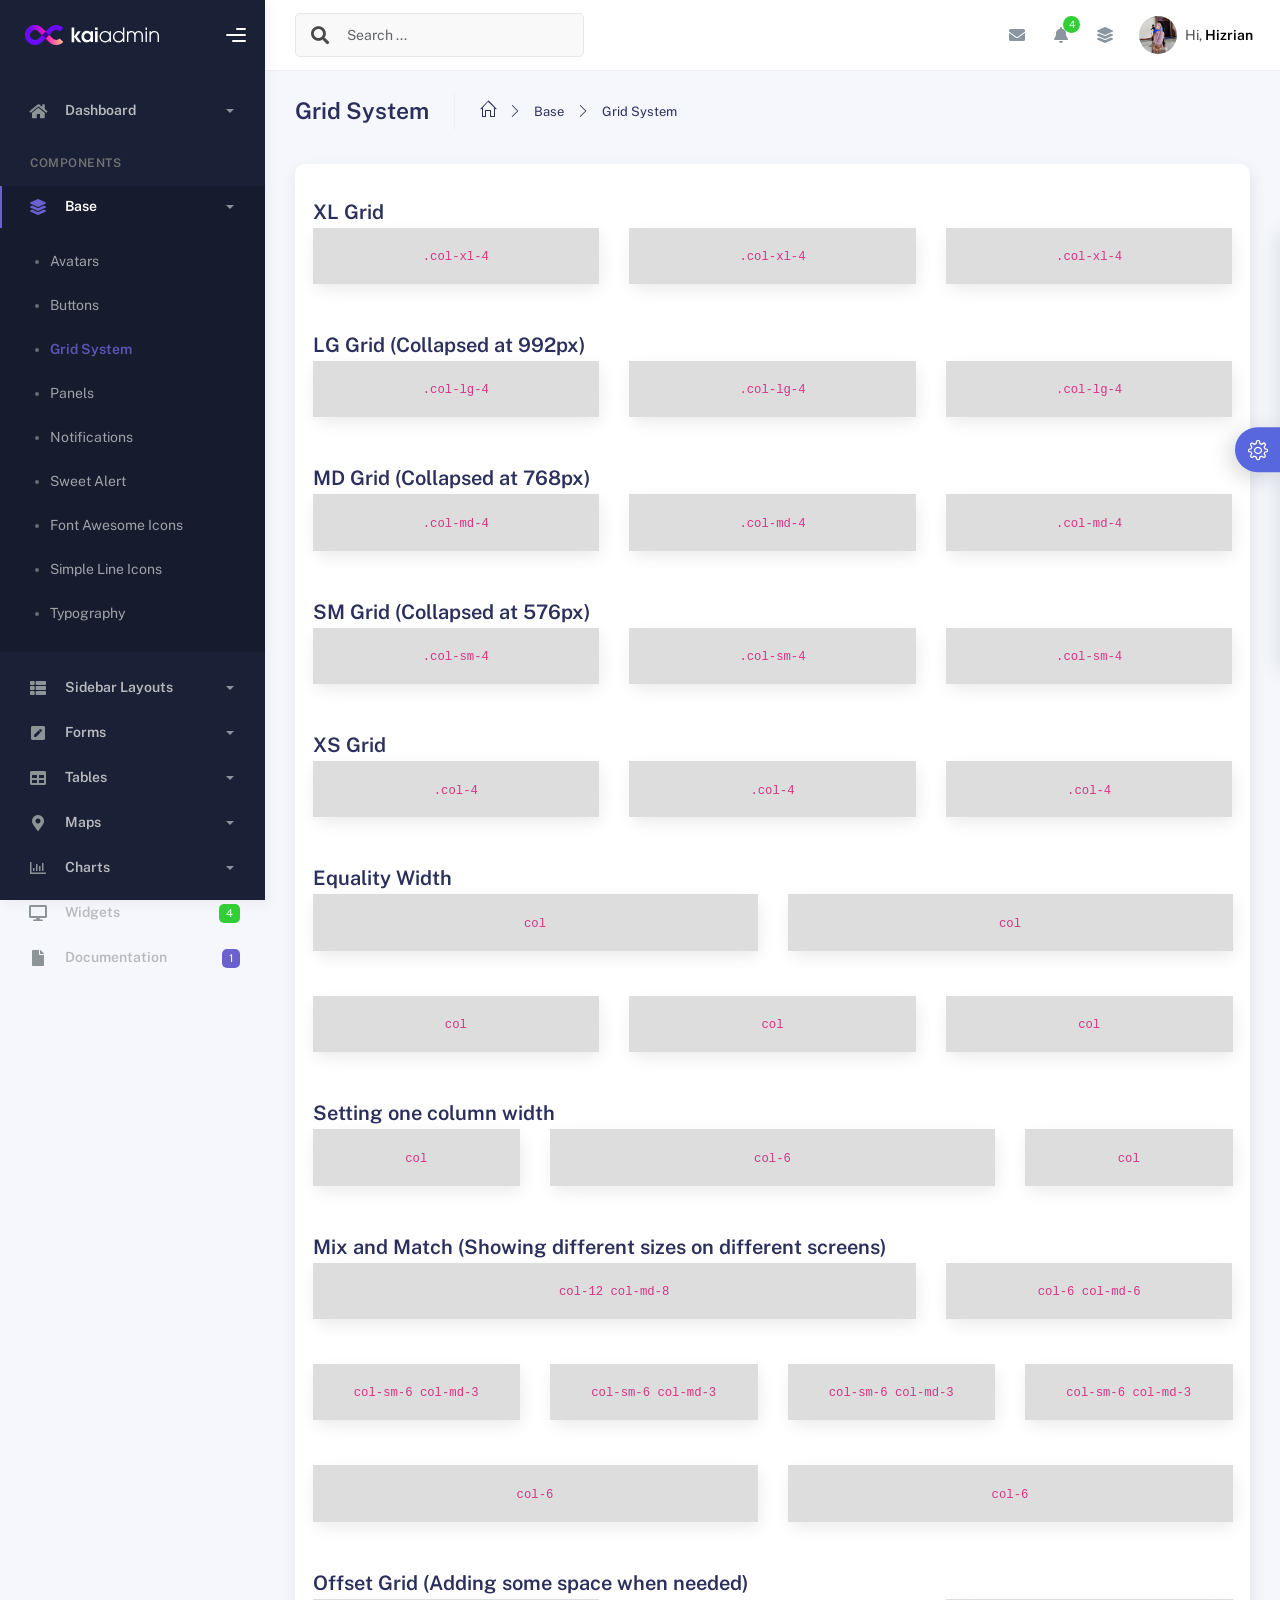
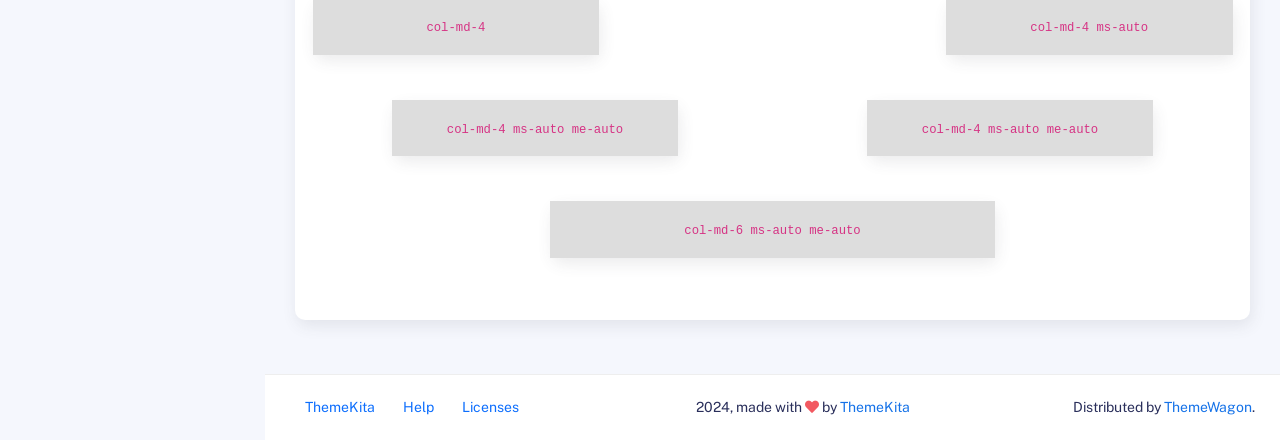
<file: admin/components/gridsystem.html>
<!DOCTYPE html>
<html lang="en">
  <head>
    <meta http-equiv="X-UA-Compatible" content="IE=edge" />
    <title>Grid System - Kaiadmin Bootstrap 5 Admin Dashboard</title>
    <meta
      content="width=device-width, initial-scale=1.0, shrink-to-fit=no"
      name="viewport"
    />
    <link
      rel="icon"
      href="../assets/img/kaiadmin/favicon.ico"
      type="image/x-icon"
    />

    <!-- Fonts and icons -->
    <script src="../assets/js/plugin/webfont/webfont.min.js"></script>
    <script>
      WebFont.load({
        google: { families: ["Public Sans:300,400,500,600,700"] },
        custom: {
          families: [
            "Font Awesome 5 Solid",
            "Font Awesome 5 Regular",
            "Font Awesome 5 Brands",
            "simple-line-icons",
          ],
          urls: ["../assets/css/fonts.min.css"],
        },
        active: function () {
          sessionStorage.fonts = true;
        },
      });
    </script>

    <!-- CSS Files -->
    <link rel="stylesheet" href="../assets/css/bootstrap.min.css" />
    <link rel="stylesheet" href="../assets/css/plugins.min.css" />
    <link rel="stylesheet" href="../assets/css/kaiadmin.min.css" />

    <!-- CSS Just for demo purpose, don't include it in your project -->
    <link rel="stylesheet" href="../assets/css/demo.css" />
  </head>
  <body>
    <div class="wrapper">
      <!-- Sidebar -->
      <div class="sidebar" data-background-color="dark">
        <div class="sidebar-logo">
          <!-- Logo Header -->
          <div class="logo-header" data-background-color="dark">
            <a href="../index.html" class="logo">
              <img
                src="../assets/img/kaiadmin/logo_light.svg"
                alt="navbar brand"
                class="navbar-brand"
                height="20"
              />
            </a>
            <div class="nav-toggle">
              <button class="btn btn-toggle toggle-sidebar">
                <i class="gg-menu-right"></i>
              </button>
              <button class="btn btn-toggle sidenav-toggler">
                <i class="gg-menu-left"></i>
              </button>
            </div>
            <button class="topbar-toggler more">
              <i class="gg-more-vertical-alt"></i>
            </button>
          </div>
          <!-- End Logo Header -->
        </div>
        <div class="sidebar-wrapper scrollbar scrollbar-inner">
          <div class="sidebar-content">
            <ul class="nav nav-secondary">
              <li class="nav-item">
                <a
                  data-bs-toggle="collapse"
                  href="#dashboard"
                  class="collapsed"
                  aria-expanded="false"
                >
                  <i class="fas fa-home"></i>
                  <p>Dashboard</p>
                  <span class="caret"></span>
                </a>
                <div class="collapse" id="dashboard">
                  <ul class="nav nav-collapse">
                    <li>
                      <a href="../../demo1/index.html">
                        <span class="sub-item">Dashboard 1</span>
                      </a>
                    </li>
                  </ul>
                </div>
              </li>
              <li class="nav-section">
                <span class="sidebar-mini-icon">
                  <i class="fa fa-ellipsis-h"></i>
                </span>
                <h4 class="text-section">Components</h4>
              </li>
              <li class="nav-item active submenu">
                <a data-bs-toggle="collapse" href="#base">
                  <i class="fas fa-layer-group"></i>
                  <p>Base</p>
                  <span class="caret"></span>
                </a>
                <div class="collapse show" id="base">
                  <ul class="nav nav-collapse">
                    <li>
                      <a href="../components/avatars.html">
                        <span class="sub-item">Avatars</span>
                      </a>
                    </li>
                    <li>
                      <a href="../components/buttons.html">
                        <span class="sub-item">Buttons</span>
                      </a>
                    </li>
                    <li class="active">
                      <a href="../components/gridsystem.html">
                        <span class="sub-item">Grid System</span>
                      </a>
                    </li>
                    <li>
                      <a href="../components/panels.html">
                        <span class="sub-item">Panels</span>
                      </a>
                    </li>
                    <li>
                      <a href="../components/notifications.html">
                        <span class="sub-item">Notifications</span>
                      </a>
                    </li>
                    <li>
                      <a href="../components/sweetalert.html">
                        <span class="sub-item">Sweet Alert</span>
                      </a>
                    </li>
                    <li>
                      <a href="../components/font-awesome-icons.html">
                        <span class="sub-item">Font Awesome Icons</span>
                      </a>
                    </li>
                    <li>
                      <a href="../components/simple-line-icons.html">
                        <span class="sub-item">Simple Line Icons</span>
                      </a>
                    </li>
                    <li>
                      <a href="../components/typography.html">
                        <span class="sub-item">Typography</span>
                      </a>
                    </li>
                  </ul>
                </div>
              </li>
              <li class="nav-item">
                <a data-bs-toggle="collapse" href="#sidebarLayouts">
                  <i class="fas fa-th-list"></i>
                  <p>Sidebar Layouts</p>
                  <span class="caret"></span>
                </a>
                <div class="collapse" id="sidebarLayouts">
                  <ul class="nav nav-collapse">
                    <li>
                      <a href="../sidebar-style-2.html">
                        <span class="sub-item">Sidebar Style 2</span>
                      </a>
                    </li>
                    <li>
                      <a href="../icon-menu.html">
                        <span class="sub-item">Icon Menu</span>
                      </a>
                    </li>
                  </ul>
                </div>
              </li>
              <li class="nav-item">
                <a data-bs-toggle="collapse" href="#forms">
                  <i class="fas fa-pen-square"></i>
                  <p>Forms</p>
                  <span class="caret"></span>
                </a>
                <div class="collapse" id="forms">
                  <ul class="nav nav-collapse">
                    <li>
                      <a href="../forms/forms.html">
                        <span class="sub-item">Basic Form</span>
                      </a>
                    </li>
                  </ul>
                </div>
              </li>
              <li class="nav-item">
                <a data-bs-toggle="collapse" href="#tables">
                  <i class="fas fa-table"></i>
                  <p>Tables</p>
                  <span class="caret"></span>
                </a>
                <div class="collapse" id="tables">
                  <ul class="nav nav-collapse">
                    <li>
                      <a href="../tables/tables.html">
                        <span class="sub-item">Basic Table</span>
                      </a>
                    </li>
                    <li>
                      <a href="../tables/datatables.html">
                        <span class="sub-item">Datatables</span>
                      </a>
                    </li>
                  </ul>
                </div>
              </li>
              <li class="nav-item">
                <a data-bs-toggle="collapse" href="#maps">
                  <i class="fas fa-map-marker-alt"></i>
                  <p>Maps</p>
                  <span class="caret"></span>
                </a>
                <div class="collapse" id="maps">
                  <ul class="nav nav-collapse">
                    <li>
                      <a href="../maps/googlemaps.html">
                        <span class="sub-item">Google Maps</span>
                      </a>
                    </li>
                    <li>
                      <a href="../maps/jsvectormap.html">
                        <span class="sub-item">Jsvectormap</span>
                      </a>
                    </li>
                  </ul>
                </div>
              </li>
              <li class="nav-item">
                <a data-bs-toggle="collapse" href="#charts">
                  <i class="far fa-chart-bar"></i>
                  <p>Charts</p>
                  <span class="caret"></span>
                </a>
                <div class="collapse" id="charts">
                  <ul class="nav nav-collapse">
                    <li>
                      <a href="../charts/charts.html">
                        <span class="sub-item">Chart Js</span>
                      </a>
                    </li>
                    <li>
                      <a href="../charts/sparkline.html">
                        <span class="sub-item">Sparkline</span>
                      </a>
                    </li>
                  </ul>
                </div>
              </li>
              <li class="nav-item">
                <a href="../widgets.html">
                  <i class="fas fa-desktop"></i>
                  <p>Widgets</p>
                  <span class="badge badge-success">4</span>
                </a>
              </li>
              <li class="nav-item">
                <a href="../../../documentation/index.html">
                  <i class="fas fa-file"></i>
                  <p>Documentation</p>
                  <span class="badge badge-secondary">1</span>
                </a>
              </li>
              <li class="nav-item">
                <a data-bs-toggle="collapse" href="#submenu">
                  <i class="fas fa-bars"></i>
                  <p>Menu Levels</p>
                  <span class="caret"></span>
                </a>
                <div class="collapse" id="submenu">
                  <ul class="nav nav-collapse">
                    <li>
                      <a data-bs-toggle="collapse" href="#subnav1">
                        <span class="sub-item">Level 1</span>
                        <span class="caret"></span>
                      </a>
                      <div class="collapse" id="subnav1">
                        <ul class="nav nav-collapse subnav">
                          <li>
                            <a href="#">
                              <span class="sub-item">Level 2</span>
                            </a>
                          </li>
                          <li>
                            <a href="#">
                              <span class="sub-item">Level 2</span>
                            </a>
                          </li>
                        </ul>
                      </div>
                    </li>
                    <li>
                      <a data-bs-toggle="collapse" href="#subnav2">
                        <span class="sub-item">Level 1</span>
                        <span class="caret"></span>
                      </a>
                      <div class="collapse" id="subnav2">
                        <ul class="nav nav-collapse subnav">
                          <li>
                            <a href="#">
                              <span class="sub-item">Level 2</span>
                            </a>
                          </li>
                        </ul>
                      </div>
                    </li>
                    <li>
                      <a href="#">
                        <span class="sub-item">Level 1</span>
                      </a>
                    </li>
                  </ul>
                </div>
              </li>
            </ul>
          </div>
        </div>
      </div>
      <!-- End Sidebar -->

      <div class="main-panel">
        <div class="main-header">
          <div class="main-header-logo">
            <!-- Logo Header -->
            <div class="logo-header" data-background-color="dark">
              <a href="../index.html" class="logo">
                <img
                  src="../assets/img/kaiadmin/logo_light.svg"
                  alt="navbar brand"
                  class="navbar-brand"
                  height="20"
                />
              </a>
              <div class="nav-toggle">
                <button class="btn btn-toggle toggle-sidebar">
                  <i class="gg-menu-right"></i>
                </button>
                <button class="btn btn-toggle sidenav-toggler">
                  <i class="gg-menu-left"></i>
                </button>
              </div>
              <button class="topbar-toggler more">
                <i class="gg-more-vertical-alt"></i>
              </button>
            </div>
            <!-- End Logo Header -->
          </div>
          <!-- Navbar Header -->
          <nav
            class="navbar navbar-header navbar-header-transparent navbar-expand-lg border-bottom"
          >
            <div class="container-fluid">
              <nav
                class="navbar navbar-header-left navbar-expand-lg navbar-form nav-search p-0 d-none d-lg-flex"
              >
                <div class="input-group">
                  <div class="input-group-prepend">
                    <button type="submit" class="btn btn-search pe-1">
                      <i class="fa fa-search search-icon"></i>
                    </button>
                  </div>
                  <input
                    type="text"
                    placeholder="Search ..."
                    class="form-control"
                  />
                </div>
              </nav>

              <ul class="navbar-nav topbar-nav ms-md-auto align-items-center">
                <li
                  class="nav-item topbar-icon dropdown hidden-caret d-flex d-lg-none"
                >
                  <a
                    class="nav-link dropdown-toggle"
                    data-bs-toggle="dropdown"
                    href="#"
                    role="button"
                    aria-expanded="false"
                    aria-haspopup="true"
                  >
                    <i class="fa fa-search"></i>
                  </a>
                  <ul class="dropdown-menu dropdown-search animated fadeIn">
                    <form class="navbar-left navbar-form nav-search">
                      <div class="input-group">
                        <input
                          type="text"
                          placeholder="Search ..."
                          class="form-control"
                        />
                      </div>
                    </form>
                  </ul>
                </li>
                <li class="nav-item topbar-icon dropdown hidden-caret">
                  <a
                    class="nav-link dropdown-toggle"
                    href="#"
                    id="messageDropdown"
                    role="button"
                    data-bs-toggle="dropdown"
                    aria-haspopup="true"
                    aria-expanded="false"
                  >
                    <i class="fa fa-envelope"></i>
                  </a>
                  <ul
                    class="dropdown-menu messages-notif-box animated fadeIn"
                    aria-labelledby="messageDropdown"
                  >
                    <li>
                      <div
                        class="dropdown-title d-flex justify-content-between align-items-center"
                      >
                        Messages
                        <a href="#" class="small">Mark all as read</a>
                      </div>
                    </li>
                    <li>
                      <div class="message-notif-scroll scrollbar-outer">
                        <div class="notif-center">
                          <a href="#">
                            <div class="notif-img">
                              <img
                                src="../assets/img/jm_denis.jpg"
                                alt="Img Profile"
                              />
                            </div>
                            <div class="notif-content">
                              <span class="subject">Jimmy Denis</span>
                              <span class="block"> How are you ? </span>
                              <span class="time">5 minutes ago</span>
                            </div>
                          </a>
                          <a href="#">
                            <div class="notif-img">
                              <img
                                src="../assets/img/chadengle.jpg"
                                alt="Img Profile"
                              />
                            </div>
                            <div class="notif-content">
                              <span class="subject">Chad</span>
                              <span class="block"> Ok, Thanks ! </span>
                              <span class="time">12 minutes ago</span>
                            </div>
                          </a>
                          <a href="#">
                            <div class="notif-img">
                              <img
                                src="../assets/img/mlane.jpg"
                                alt="Img Profile"
                              />
                            </div>
                            <div class="notif-content">
                              <span class="subject">Jhon Doe</span>
                              <span class="block">
                                Ready for the meeting today...
                              </span>
                              <span class="time">12 minutes ago</span>
                            </div>
                          </a>
                          <a href="#">
                            <div class="notif-img">
                              <img
                                src="../assets/img/talha.jpg"
                                alt="Img Profile"
                              />
                            </div>
                            <div class="notif-content">
                              <span class="subject">Talha</span>
                              <span class="block"> Hi, Apa Kabar ? </span>
                              <span class="time">17 minutes ago</span>
                            </div>
                          </a>
                        </div>
                      </div>
                    </li>
                    <li>
                      <a class="see-all" href="javascript:void(0);"
                        >See all messages<i class="fa fa-angle-right"></i>
                      </a>
                    </li>
                  </ul>
                </li>
                <li class="nav-item topbar-icon dropdown hidden-caret">
                  <a
                    class="nav-link dropdown-toggle"
                    href="#"
                    id="notifDropdown"
                    role="button"
                    data-bs-toggle="dropdown"
                    aria-haspopup="true"
                    aria-expanded="false"
                  >
                    <i class="fa fa-bell"></i>
                    <span class="notification">4</span>
                  </a>
                  <ul
                    class="dropdown-menu notif-box animated fadeIn"
                    aria-labelledby="notifDropdown"
                  >
                    <li>
                      <div class="dropdown-title">
                        You have 4 new notification
                      </div>
                    </li>
                    <li>
                      <div class="notif-scroll scrollbar-outer">
                        <div class="notif-center">
                          <a href="#">
                            <div class="notif-icon notif-primary">
                              <i class="fa fa-user-plus"></i>
                            </div>
                            <div class="notif-content">
                              <span class="block"> New user registered </span>
                              <span class="time">5 minutes ago</span>
                            </div>
                          </a>
                          <a href="#">
                            <div class="notif-icon notif-success">
                              <i class="fa fa-comment"></i>
                            </div>
                            <div class="notif-content">
                              <span class="block">
                                Rahmad commented on Admin
                              </span>
                              <span class="time">12 minutes ago</span>
                            </div>
                          </a>
                          <a href="#">
                            <div class="notif-img">
                              <img
                                src="../assets/img/profile2.jpg"
                                alt="Img Profile"
                              />
                            </div>
                            <div class="notif-content">
                              <span class="block">
                                Reza send messages to you
                              </span>
                              <span class="time">12 minutes ago</span>
                            </div>
                          </a>
                          <a href="#">
                            <div class="notif-icon notif-danger">
                              <i class="fa fa-heart"></i>
                            </div>
                            <div class="notif-content">
                              <span class="block"> Farrah liked Admin </span>
                              <span class="time">17 minutes ago</span>
                            </div>
                          </a>
                        </div>
                      </div>
                    </li>
                    <li>
                      <a class="see-all" href="javascript:void(0);"
                        >See all notifications<i class="fa fa-angle-right"></i>
                      </a>
                    </li>
                  </ul>
                </li>
                <li class="nav-item topbar-icon dropdown hidden-caret">
                  <a
                    class="nav-link"
                    data-bs-toggle="dropdown"
                    href="#"
                    aria-expanded="false"
                  >
                    <i class="fas fa-layer-group"></i>
                  </a>
                  <div class="dropdown-menu quick-actions animated fadeIn">
                    <div class="quick-actions-header">
                      <span class="title mb-1">Quick Actions</span>
                      <span class="subtitle op-7">Shortcuts</span>
                    </div>
                    <div class="quick-actions-scroll scrollbar-outer">
                      <div class="quick-actions-items">
                        <div class="row m-0">
                          <a class="col-6 col-md-4 p-0" href="#">
                            <div class="quick-actions-item">
                              <div class="avatar-item bg-danger rounded-circle">
                                <i class="far fa-calendar-alt"></i>
                              </div>
                              <span class="text">Calendar</span>
                            </div>
                          </a>
                          <a class="col-6 col-md-4 p-0" href="#">
                            <div class="quick-actions-item">
                              <div
                                class="avatar-item bg-warning rounded-circle"
                              >
                                <i class="fas fa-map"></i>
                              </div>
                              <span class="text">Maps</span>
                            </div>
                          </a>
                          <a class="col-6 col-md-4 p-0" href="#">
                            <div class="quick-actions-item">
                              <div class="avatar-item bg-info rounded-circle">
                                <i class="fas fa-file-excel"></i>
                              </div>
                              <span class="text">Reports</span>
                            </div>
                          </a>
                          <a class="col-6 col-md-4 p-0" href="#">
                            <div class="quick-actions-item">
                              <div
                                class="avatar-item bg-success rounded-circle"
                              >
                                <i class="fas fa-envelope"></i>
                              </div>
                              <span class="text">Emails</span>
                            </div>
                          </a>
                          <a class="col-6 col-md-4 p-0" href="#">
                            <div class="quick-actions-item">
                              <div
                                class="avatar-item bg-primary rounded-circle"
                              >
                                <i class="fas fa-file-invoice-dollar"></i>
                              </div>
                              <span class="text">Invoice</span>
                            </div>
                          </a>
                          <a class="col-6 col-md-4 p-0" href="#">
                            <div class="quick-actions-item">
                              <div
                                class="avatar-item bg-secondary rounded-circle"
                              >
                                <i class="fas fa-credit-card"></i>
                              </div>
                              <span class="text">Payments</span>
                            </div>
                          </a>
                        </div>
                      </div>
                    </div>
                  </div>
                </li>

                <li class="nav-item topbar-user dropdown hidden-caret">
                  <a
                    class="dropdown-toggle profile-pic"
                    data-bs-toggle="dropdown"
                    href="#"
                    aria-expanded="false"
                  >
                    <div class="avatar-sm">
                      <img
                        src="../assets/img/profile.jpg"
                        alt="..."
                        class="avatar-img rounded-circle"
                      />
                    </div>
                    <span class="profile-username">
                      <span class="op-7">Hi,</span>
                      <span class="fw-bold">Hizrian</span>
                    </span>
                  </a>
                  <ul class="dropdown-menu dropdown-user animated fadeIn">
                    <div class="dropdown-user-scroll scrollbar-outer">
                      <li>
                        <div class="user-box">
                          <div class="avatar-lg">
                            <img
                              src="../assets/img/profile.jpg"
                              alt="image profile"
                              class="avatar-img rounded"
                            />
                          </div>
                          <div class="u-text">
                            <h4>Hizrian</h4>
                            <p class="text-muted">hello@example.com</p>
                            <a
                              href="profile.html"
                              class="btn btn-xs btn-secondary btn-sm"
                              >View Profile</a
                            >
                          </div>
                        </div>
                      </li>
                      <li>
                        <div class="dropdown-divider"></div>
                        <a class="dropdown-item" href="#">My Profile</a>
                        <a class="dropdown-item" href="#">My Balance</a>
                        <a class="dropdown-item" href="#">Inbox</a>
                        <div class="dropdown-divider"></div>
                        <a class="dropdown-item" href="#">Account Setting</a>
                        <div class="dropdown-divider"></div>
                        <a class="dropdown-item" href="#">Logout</a>
                      </li>
                    </div>
                  </ul>
                </li>
              </ul>
            </div>
          </nav>
          <!-- End Navbar -->
        </div>

        <div class="container">
          <div class="page-inner">
            <div class="page-header">
              <h3 class="fw-bold mb-3">Grid System</h3>
              <ul class="breadcrumbs mb-3">
                <li class="nav-home">
                  <a href="#">
                    <i class="icon-home"></i>
                  </a>
                </li>
                <li class="separator">
                  <i class="icon-arrow-right"></i>
                </li>
                <li class="nav-item">
                  <a href="#">Base</a>
                </li>
                <li class="separator">
                  <i class="icon-arrow-right"></i>
                </li>
                <li class="nav-item">
                  <a href="#">Grid System</a>
                </li>
              </ul>
            </div>
            <div class="card">
              <div class="card-body">
                <h4 class="card-title mt-3">XL Grid</h4>
                <div class="row row-demo-grid">
                  <div class="col-xl-4">
                    <div class="card">
                      <div class="card-body"><code>.col-xl-4</code></div>
                    </div>
                  </div>
                  <div class="col-xl-4">
                    <div class="card">
                      <div class="card-body"><code>.col-xl-4</code></div>
                    </div>
                  </div>
                  <div class="col-xl-4">
                    <div class="card">
                      <div class="card-body"><code>.col-xl-4</code></div>
                    </div>
                  </div>
                </div>

                <h4 class="card-title">LG Grid (Collapsed at 992px)</h4>
                <div class="row row-demo-grid">
                  <div class="col-lg-4">
                    <div class="card">
                      <div class="card-body"><code>.col-lg-4</code></div>
                    </div>
                  </div>
                  <div class="col-lg-4">
                    <div class="card">
                      <div class="card-body"><code>.col-lg-4</code></div>
                    </div>
                  </div>
                  <div class="col-lg-4">
                    <div class="card">
                      <div class="card-body"><code>.col-lg-4</code></div>
                    </div>
                  </div>
                </div>

                <h4 class="card-title">MD Grid (Collapsed at 768px)</h4>
                <div class="row row-demo-grid">
                  <div class="col-md-4">
                    <div class="card">
                      <div class="card-body"><code>.col-md-4</code></div>
                    </div>
                  </div>
                  <div class="col-md-4">
                    <div class="card">
                      <div class="card-body"><code>.col-md-4</code></div>
                    </div>
                  </div>
                  <div class="col-md-4">
                    <div class="card">
                      <div class="card-body"><code>.col-md-4</code></div>
                    </div>
                  </div>
                </div>

                <h4 class="card-title">SM Grid (Collapsed at 576px)</h4>
                <div class="row row-demo-grid">
                  <div class="col-sm-4">
                    <div class="card">
                      <div class="card-body"><code>.col-sm-4</code></div>
                    </div>
                  </div>
                  <div class="col-sm-4">
                    <div class="card">
                      <div class="card-body"><code>.col-sm-4</code></div>
                    </div>
                  </div>
                  <div class="col-sm-4">
                    <div class="card">
                      <div class="card-body"><code>.col-sm-4</code></div>
                    </div>
                  </div>
                </div>

                <h4 class="card-title">XS Grid</h4>
                <div class="row row-demo-grid">
                  <div class="col-4">
                    <div class="card">
                      <div class="card-body"><code>.col-4</code></div>
                    </div>
                  </div>
                  <div class="col-4">
                    <div class="card">
                      <div class="card-body"><code>.col-4</code></div>
                    </div>
                  </div>
                  <div class="col-4">
                    <div class="card">
                      <div class="card-body"><code>.col-4</code></div>
                    </div>
                  </div>
                </div>

                <h4 class="card-title">Equality Width</h4>
                <div class="row row-demo-grid">
                  <div class="col">
                    <div class="card">
                      <div class="card-body"><code>col</code></div>
                    </div>
                  </div>
                  <div class="col">
                    <div class="card">
                      <div class="card-body"><code>col</code></div>
                    </div>
                  </div>
                </div>
                <div class="row row-demo-grid">
                  <div class="col">
                    <div class="card">
                      <div class="card-body"><code>col</code></div>
                    </div>
                  </div>
                  <div class="col">
                    <div class="card">
                      <div class="card-body"><code>col</code></div>
                    </div>
                  </div>
                  <div class="col">
                    <div class="card">
                      <div class="card-body"><code>col</code></div>
                    </div>
                  </div>
                </div>

                <h4 class="card-title">Setting one column width</h4>
                <div class="row row-demo-grid">
                  <div class="col">
                    <div class="card">
                      <div class="card-body"><code>col</code></div>
                    </div>
                  </div>
                  <div class="col-6">
                    <div class="card">
                      <div class="card-body"><code>col-6</code></div>
                    </div>
                  </div>
                  <div class="col">
                    <div class="card">
                      <div class="card-body"><code>col</code></div>
                    </div>
                  </div>
                </div>

                <h4 class="card-title">
                  Mix and Match (Showing different sizes on different screens)
                </h4>
                <!-- Stack the columns on mobile by making one full-width and the other half-width -->
                <div class="row row-demo-grid">
                  <div class="col-12 col-md-8">
                    <div class="card">
                      <div class="card-body"><code>col-12 col-md-8</code></div>
                    </div>
                  </div>
                  <div class="col-6 col-md-4">
                    <div class="card">
                      <div class="card-body"><code>col-6 col-md-6</code></div>
                    </div>
                  </div>
                </div>

                <!-- Columns start at 50% wide on mobile and bump up to 33.3% wide on desktop -->
                <div class="row row-demo-grid">
                  <div class="col-sm-6 col-md-3">
                    <div class="card">
                      <div class="card-body">
                        <code>col-sm-6 col-md-3</code>
                      </div>
                    </div>
                  </div>
                  <div class="col-sm-6 col-md-3">
                    <div class="card">
                      <div class="card-body">
                        <code>col-sm-6 col-md-3</code>
                      </div>
                    </div>
                  </div>
                  <div class="col-sm-6 col-md-3">
                    <div class="card">
                      <div class="card-body">
                        <code>col-sm-6 col-md-3</code>
                      </div>
                    </div>
                  </div>
                  <div class="col-sm-6 col-md-3">
                    <div class="card">
                      <div class="card-body">
                        <code>col-sm-6 col-md-3</code>
                      </div>
                    </div>
                  </div>
                </div>

                <!-- Columns are always 50% wide, on mobile and desktop -->
                <div class="row row-demo-grid">
                  <div class="col-6">
                    <div class="card">
                      <div class="card-body"><code>col-6</code></div>
                    </div>
                  </div>
                  <div class="col-6">
                    <div class="card">
                      <div class="card-body"><code>col-6</code></div>
                    </div>
                  </div>
                </div>

                <h4 class="card-title">
                  Offset Grid (Adding some space when needed)
                </h4>
                <div class="row row-demo-grid">
                  <div class="col-md-4">
                    <div class="card">
                      <div class="card-body text-center">
                        <code>col-md-4</code>
                      </div>
                    </div>
                  </div>
                  <div class="col-md-4 ms-auto">
                    <div class="card">
                      <div class="card-body text-center">
                        <code>col-md-4 ms-auto</code>
                      </div>
                    </div>
                  </div>
                </div>

                <div class="row row-demo-grid">
                  <div class="col-md-4 ms-auto me-auto">
                    <div class="card">
                      <div class="card-body text-center">
                        <code>col-md-4 ms-auto me-auto</code>
                      </div>
                    </div>
                  </div>
                  <div class="col-md-4 ms-auto me-auto">
                    <div class="card">
                      <div class="card-body text-center">
                        <code>col-md-4 ms-auto me-auto</code>
                      </div>
                    </div>
                  </div>
                </div>

                <div class="row row-demo-grid">
                  <div class="col-md-6 ms-auto me-auto">
                    <div class="card">
                      <div class="card-body text-center">
                        <code>col-md-6 ms-auto me-auto</code>
                      </div>
                    </div>
                  </div>
                </div>
              </div>
            </div>
          </div>

        <footer class="footer">
          <div class="container-fluid d-flex justify-content-between">
            <nav class="pull-left">
              <ul class="nav">
                <li class="nav-item">
                  <a class="nav-link" href="http://www.themekita.com">
                    ThemeKita
                  </a>
                </li>
                <li class="nav-item">
                  <a class="nav-link" href="#"> Help </a>
                </li>
                <li class="nav-item">
                  <a class="nav-link" href="#"> Licenses </a>
                </li>
              </ul>
            </nav>
            <div class="copyright">
              2024, made with <i class="fa fa-heart heart text-danger"></i> by
              <a href="http://www.themekita.com">ThemeKita</a>
            </div>
            <div>
              Distributed by
              <a target="_blank" href="https://themewagon.com/">ThemeWagon</a>.
            </div>
          </div>
        </footer>
      </div>

      <!-- Custom template | don't include it in your project! -->
      <div class="custom-template">
        <div class="title">Settings</div>
        <div class="custom-content">
          <div class="switcher">
            <div class="switch-block">
              <h4>Logo Header</h4>
              <div class="btnSwitch">
                <button
                  type="button"
                  class="selected changeLogoHeaderColor"
                  data-color="dark"
                ></button>
                <button
                  type="button"
                  class="selected changeLogoHeaderColor"
                  data-color="blue"
                ></button>
                <button
                  type="button"
                  class="changeLogoHeaderColor"
                  data-color="purple"
                ></button>
                <button
                  type="button"
                  class="changeLogoHeaderColor"
                  data-color="light-blue"
                ></button>
                <button
                  type="button"
                  class="changeLogoHeaderColor"
                  data-color="green"
                ></button>
                <button
                  type="button"
                  class="changeLogoHeaderColor"
                  data-color="orange"
                ></button>
                <button
                  type="button"
                  class="changeLogoHeaderColor"
                  data-color="red"
                ></button>
                <button
                  type="button"
                  class="changeLogoHeaderColor"
                  data-color="white"
                ></button>
                <br />
                <button
                  type="button"
                  class="changeLogoHeaderColor"
                  data-color="dark2"
                ></button>
                <button
                  type="button"
                  class="changeLogoHeaderColor"
                  data-color="blue2"
                ></button>
                <button
                  type="button"
                  class="changeLogoHeaderColor"
                  data-color="purple2"
                ></button>
                <button
                  type="button"
                  class="changeLogoHeaderColor"
                  data-color="light-blue2"
                ></button>
                <button
                  type="button"
                  class="changeLogoHeaderColor"
                  data-color="green2"
                ></button>
                <button
                  type="button"
                  class="changeLogoHeaderColor"
                  data-color="orange2"
                ></button>
                <button
                  type="button"
                  class="changeLogoHeaderColor"
                  data-color="red2"
                ></button>
              </div>
            </div>
            <div class="switch-block">
              <h4>Navbar Header</h4>
              <div class="btnSwitch">
                <button
                  type="button"
                  class="changeTopBarColor"
                  data-color="dark"
                ></button>
                <button
                  type="button"
                  class="changeTopBarColor"
                  data-color="blue"
                ></button>
                <button
                  type="button"
                  class="changeTopBarColor"
                  data-color="purple"
                ></button>
                <button
                  type="button"
                  class="changeTopBarColor"
                  data-color="light-blue"
                ></button>
                <button
                  type="button"
                  class="changeTopBarColor"
                  data-color="green"
                ></button>
                <button
                  type="button"
                  class="changeTopBarColor"
                  data-color="orange"
                ></button>
                <button
                  type="button"
                  class="changeTopBarColor"
                  data-color="red"
                ></button>
                <button
                  type="button"
                  class="changeTopBarColor"
                  data-color="white"
                ></button>
                <br />
                <button
                  type="button"
                  class="changeTopBarColor"
                  data-color="dark2"
                ></button>
                <button
                  type="button"
                  class="selected changeTopBarColor"
                  data-color="blue2"
                ></button>
                <button
                  type="button"
                  class="changeTopBarColor"
                  data-color="purple2"
                ></button>
                <button
                  type="button"
                  class="changeTopBarColor"
                  data-color="light-blue2"
                ></button>
                <button
                  type="button"
                  class="changeTopBarColor"
                  data-color="green2"
                ></button>
                <button
                  type="button"
                  class="changeTopBarColor"
                  data-color="orange2"
                ></button>
                <button
                  type="button"
                  class="changeTopBarColor"
                  data-color="red2"
                ></button>
              </div>
            </div>
            <div class="switch-block">
              <h4>Sidebar</h4>
              <div class="btnSwitch">
                <button
                  type="button"
                  class="selected changeSideBarColor"
                  data-color="white"
                ></button>
                <button
                  type="button"
                  class="changeSideBarColor"
                  data-color="dark"
                ></button>
                <button
                  type="button"
                  class="changeSideBarColor"
                  data-color="dark2"
                ></button>
              </div>
            </div>
          </div>
        </div>
        <div class="custom-toggle">
          <i class="icon-settings"></i>
        </div>
      </div>
      <!-- End Custom template -->
    </div>
    <!--   Core JS Files   -->
    <script src="../assets/js/core/jquery-3.7.1.min.js"></script>
    <script src="../assets/js/core/popper.min.js"></script>
    <script src="../assets/js/core/bootstrap.min.js"></script>

    <!-- jQuery Scrollbar -->
    <script src="../assets/js/plugin/jquery-scrollbar/jquery.scrollbar.min.js"></script>
    <!-- Moment JS -->
    <script src="../assets/js/plugin/moment/moment.min.js"></script>

    <!-- Chart JS -->
    <script src="../assets/js/plugin/chart.js/chart.min.js"></script>

    <!-- jQuery Sparkline -->
    <script src="../assets/js/plugin/jquery.sparkline/jquery.sparkline.min.js"></script>

    <!-- Chart Circle -->
    <script src="../assets/js/plugin/chart-circle/circles.min.js"></script>

    <!-- Datatables -->
    <script src="../assets/js/plugin/datatables/datatables.min.js"></script>

    <!-- Bootstrap Notify -->
    <script src="../assets/js/plugin/bootstrap-notify/bootstrap-notify.min.js"></script>

    <!-- jQuery Vector Maps -->
    <script src="../assets/js/plugin/jsvectormap/jsvectormap.min.js"></script>
    <script src="../assets/js/plugin/jsvectormap/world.js"></script>

    <!-- Sweet Alert -->
    <script src="../assets/js/plugin/sweetalert/sweetalert.min.js"></script>

    <!-- Kaiadmin JS -->
    <script src="../assets/js/kaiadmin.min.js"></script>

    <!-- Kaiadmin DEMO methods, don't include it in your project! -->
    <script src="../assets/js/setting-demo2.js"></script>
  </body>
</html>
</file>
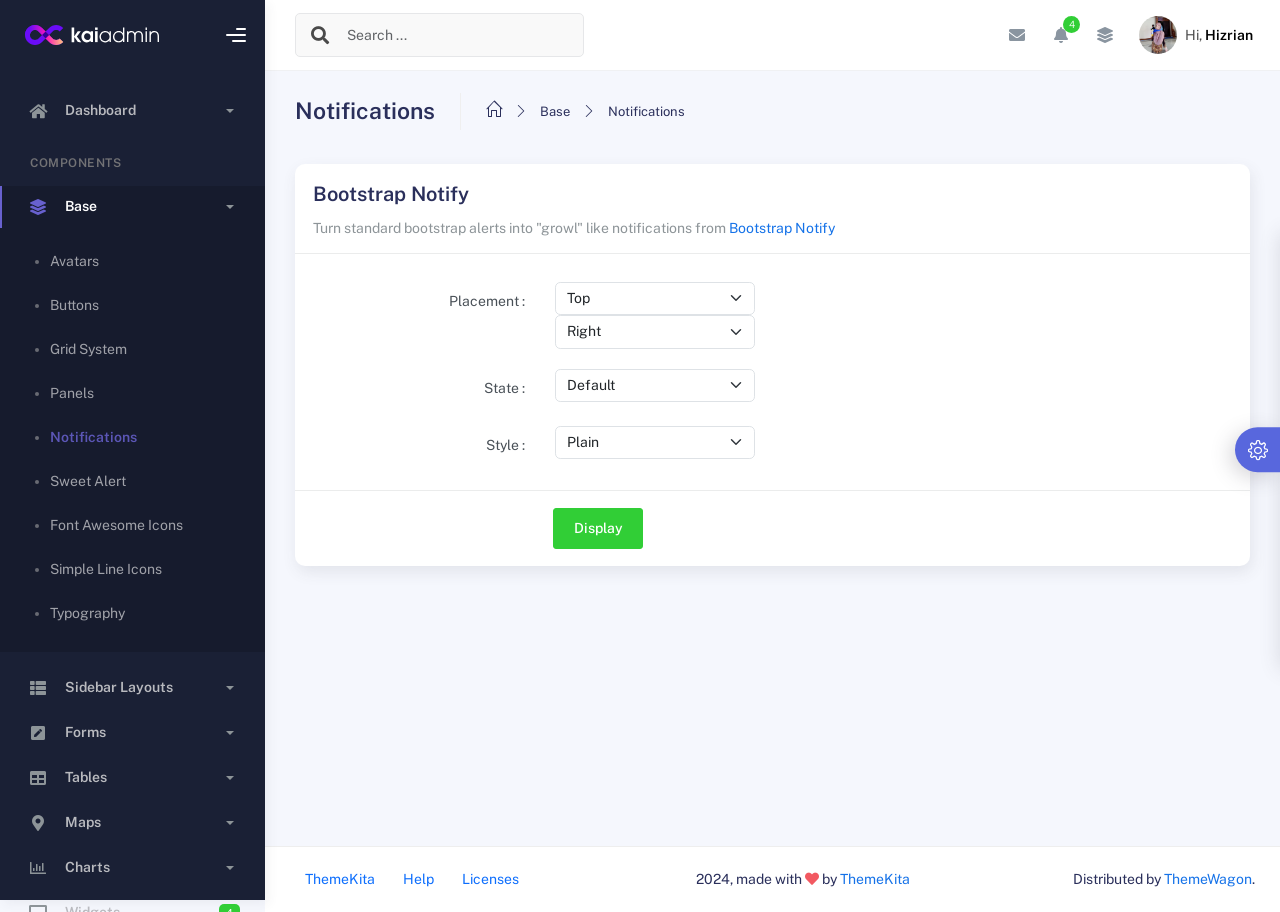
<file: admin/components/notifications.html>
<!DOCTYPE html>
<html lang="en">
  <head>
    <meta http-equiv="X-UA-Compatible" content="IE=edge" />
    <title>Notifications - Kaiadmin Bootstrap 5 Admin Dashboard</title>
    <meta
      content="width=device-width, initial-scale=1.0, shrink-to-fit=no"
      name="viewport"
    />
    <link
      rel="icon"
      href="../assets/img/kaiadmin/favicon.ico"
      type="image/x-icon"
    />

    <!-- Fonts and icons -->
    <script src="../assets/js/plugin/webfont/webfont.min.js"></script>
    <script>
      WebFont.load({
        google: { families: ["Public Sans:300,400,500,600,700"] },
        custom: {
          families: [
            "Font Awesome 5 Solid",
            "Font Awesome 5 Regular",
            "Font Awesome 5 Brands",
            "simple-line-icons",
          ],
          urls: ["../assets/css/fonts.min.css"],
        },
        active: function () {
          sessionStorage.fonts = true;
        },
      });
    </script>

    <!-- CSS Files -->
    <link rel="stylesheet" href="../assets/css/bootstrap.min.css" />
    <link rel="stylesheet" href="../assets/css/plugins.min.css" />
    <link rel="stylesheet" href="../assets/css/kaiadmin.min.css" />

    <!-- CSS Just for demo purpose, don't include it in your project -->
    <link rel="stylesheet" href="../assets/css/demo.css" />
  </head>
  <body>
    <div class="wrapper">
      <!-- Sidebar -->
      <div class="sidebar" data-background-color="dark">
        <div class="sidebar-logo">
          <!-- Logo Header -->
          <div class="logo-header" data-background-color="dark">
            <a href="../index.html" class="logo">
              <img
                src="../assets/img/kaiadmin/logo_light.svg"
                alt="navbar brand"
                class="navbar-brand"
                height="20"
              />
            </a>
            <div class="nav-toggle">
              <button class="btn btn-toggle toggle-sidebar">
                <i class="gg-menu-right"></i>
              </button>
              <button class="btn btn-toggle sidenav-toggler">
                <i class="gg-menu-left"></i>
              </button>
            </div>
            <button class="topbar-toggler more">
              <i class="gg-more-vertical-alt"></i>
            </button>
          </div>
          <!-- End Logo Header -->
        </div>
        <div class="sidebar-wrapper scrollbar scrollbar-inner">
          <div class="sidebar-content">
            <ul class="nav nav-secondary">
              <li class="nav-item">
                <a
                  data-bs-toggle="collapse"
                  href="#dashboard"
                  class="collapsed"
                  aria-expanded="false"
                >
                  <i class="fas fa-home"></i>
                  <p>Dashboard</p>
                  <span class="caret"></span>
                </a>
                <div class="collapse" id="dashboard">
                  <ul class="nav nav-collapse">
                    <li>
                      <a href="../../demo1/index.html">
                        <span class="sub-item">Dashboard 1</span>
                      </a>
                    </li>
                  </ul>
                </div>
              </li>
              <li class="nav-section">
                <span class="sidebar-mini-icon">
                  <i class="fa fa-ellipsis-h"></i>
                </span>
                <h4 class="text-section">Components</h4>
              </li>
              <li class="nav-item active submenu">
                <a data-bs-toggle="collapse" href="#base">
                  <i class="fas fa-layer-group"></i>
                  <p>Base</p>
                  <span class="caret"></span>
                </a>
                <div class="collapse show" id="base">
                  <ul class="nav nav-collapse">
                    <li>
                      <a href="../components/avatars.html">
                        <span class="sub-item">Avatars</span>
                      </a>
                    </li>
                    <li>
                      <a href="../components/buttons.html">
                        <span class="sub-item">Buttons</span>
                      </a>
                    </li>
                    <li>
                      <a href="../components/gridsystem.html">
                        <span class="sub-item">Grid System</span>
                      </a>
                    </li>
                    <li>
                      <a href="../components/panels.html">
                        <span class="sub-item">Panels</span>
                      </a>
                    </li>
                    <li class="active">
                      <a href="../components/notifications.html">
                        <span class="sub-item">Notifications</span>
                      </a>
                    </li>
                    <li>
                      <a href="../components/sweetalert.html">
                        <span class="sub-item">Sweet Alert</span>
                      </a>
                    </li>
                    <li>
                      <a href="../components/font-awesome-icons.html">
                        <span class="sub-item">Font Awesome Icons</span>
                      </a>
                    </li>
                    <li>
                      <a href="../components/simple-line-icons.html">
                        <span class="sub-item">Simple Line Icons</span>
                      </a>
                    </li>
                    <li>
                      <a href="../components/typography.html">
                        <span class="sub-item">Typography</span>
                      </a>
                    </li>
                  </ul>
                </div>
              </li>
              <li class="nav-item">
                <a data-bs-toggle="collapse" href="#sidebarLayouts">
                  <i class="fas fa-th-list"></i>
                  <p>Sidebar Layouts</p>
                  <span class="caret"></span>
                </a>
                <div class="collapse" id="sidebarLayouts">
                  <ul class="nav nav-collapse">
                    <li>
                      <a href="../sidebar-style-2.html">
                        <span class="sub-item">Sidebar Style 2</span>
                      </a>
                    </li>
                    <li>
                      <a href="../icon-menu.html">
                        <span class="sub-item">Icon Menu</span>
                      </a>
                    </li>
                  </ul>
                </div>
              </li>
              <li class="nav-item">
                <a data-bs-toggle="collapse" href="#forms">
                  <i class="fas fa-pen-square"></i>
                  <p>Forms</p>
                  <span class="caret"></span>
                </a>
                <div class="collapse" id="forms">
                  <ul class="nav nav-collapse">
                    <li>
                      <a href="../forms/forms.html">
                        <span class="sub-item">Basic Form</span>
                      </a>
                    </li>
                  </ul>
                </div>
              </li>
              <li class="nav-item">
                <a data-bs-toggle="collapse" href="#tables">
                  <i class="fas fa-table"></i>
                  <p>Tables</p>
                  <span class="caret"></span>
                </a>
                <div class="collapse" id="tables">
                  <ul class="nav nav-collapse">
                    <li>
                      <a href="../tables/tables.html">
                        <span class="sub-item">Basic Table</span>
                      </a>
                    </li>
                    <li>
                      <a href="../tables/datatables.html">
                        <span class="sub-item">Datatables</span>
                      </a>
                    </li>
                  </ul>
                </div>
              </li>
              <li class="nav-item">
                <a data-bs-toggle="collapse" href="#maps">
                  <i class="fas fa-map-marker-alt"></i>
                  <p>Maps</p>
                  <span class="caret"></span>
                </a>
                <div class="collapse" id="maps">
                  <ul class="nav nav-collapse">
                    <li>
                      <a href="../maps/googlemaps.html">
                        <span class="sub-item">Google Maps</span>
                      </a>
                    </li>
                    <li>
                      <a href="../maps/jsvectormap.html">
                        <span class="sub-item">Jsvectormap</span>
                      </a>
                    </li>
                  </ul>
                </div>
              </li>
              <li class="nav-item">
                <a data-bs-toggle="collapse" href="#charts">
                  <i class="far fa-chart-bar"></i>
                  <p>Charts</p>
                  <span class="caret"></span>
                </a>
                <div class="collapse" id="charts">
                  <ul class="nav nav-collapse">
                    <li>
                      <a href="../charts/charts.html">
                        <span class="sub-item">Chart Js</span>
                      </a>
                    </li>
                    <li>
                      <a href="../charts/sparkline.html">
                        <span class="sub-item">Sparkline</span>
                      </a>
                    </li>
                  </ul>
                </div>
              </li>
              <li class="nav-item">
                <a href="../widgets.html">
                  <i class="fas fa-desktop"></i>
                  <p>Widgets</p>
                  <span class="badge badge-success">4</span>
                </a>
              </li>
              <li class="nav-item">
                <a href="../../../documentation/index.html">
                  <i class="fas fa-file"></i>
                  <p>Documentation</p>
                  <span class="badge badge-secondary">1</span>
                </a>
              </li>
              <li class="nav-item">
                <a data-bs-toggle="collapse" href="#submenu">
                  <i class="fas fa-bars"></i>
                  <p>Menu Levels</p>
                  <span class="caret"></span>
                </a>
                <div class="collapse" id="submenu">
                  <ul class="nav nav-collapse">
                    <li>
                      <a data-bs-toggle="collapse" href="#subnav1">
                        <span class="sub-item">Level 1</span>
                        <span class="caret"></span>
                      </a>
                      <div class="collapse" id="subnav1">
                        <ul class="nav nav-collapse subnav">
                          <li>
                            <a href="#">
                              <span class="sub-item">Level 2</span>
                            </a>
                          </li>
                          <li>
                            <a href="#">
                              <span class="sub-item">Level 2</span>
                            </a>
                          </li>
                        </ul>
                      </div>
                    </li>
                    <li>
                      <a data-bs-toggle="collapse" href="#subnav2">
                        <span class="sub-item">Level 1</span>
                        <span class="caret"></span>
                      </a>
                      <div class="collapse" id="subnav2">
                        <ul class="nav nav-collapse subnav">
                          <li>
                            <a href="#">
                              <span class="sub-item">Level 2</span>
                            </a>
                          </li>
                        </ul>
                      </div>
                    </li>
                    <li>
                      <a href="#">
                        <span class="sub-item">Level 1</span>
                      </a>
                    </li>
                  </ul>
                </div>
              </li>
            </ul>
          </div>
        </div>
      </div>
      <!-- End Sidebar -->

      <div class="main-panel">
        <div class="main-header">
          <div class="main-header-logo">
            <!-- Logo Header -->
            <div class="logo-header" data-background-color="dark">
              <a href="../index.html" class="logo">
                <img
                  src="../assets/img/kaiadmin/logo_light.svg"
                  alt="navbar brand"
                  class="navbar-brand"
                  height="20"
                />
              </a>
              <div class="nav-toggle">
                <button class="btn btn-toggle toggle-sidebar">
                  <i class="gg-menu-right"></i>
                </button>
                <button class="btn btn-toggle sidenav-toggler">
                  <i class="gg-menu-left"></i>
                </button>
              </div>
              <button class="topbar-toggler more">
                <i class="gg-more-vertical-alt"></i>
              </button>
            </div>
            <!-- End Logo Header -->
          </div>
          <!-- Navbar Header -->
          <nav
            class="navbar navbar-header navbar-header-transparent navbar-expand-lg border-bottom"
          >
            <div class="container-fluid">
              <nav
                class="navbar navbar-header-left navbar-expand-lg navbar-form nav-search p-0 d-none d-lg-flex"
              >
                <div class="input-group">
                  <div class="input-group-prepend">
                    <button type="submit" class="btn btn-search pe-1">
                      <i class="fa fa-search search-icon"></i>
                    </button>
                  </div>
                  <input
                    type="text"
                    placeholder="Search ..."
                    class="form-control"
                  />
                </div>
              </nav>

              <ul class="navbar-nav topbar-nav ms-md-auto align-items-center">
                <li
                  class="nav-item topbar-icon dropdown hidden-caret d-flex d-lg-none"
                >
                  <a
                    class="nav-link dropdown-toggle"
                    data-bs-toggle="dropdown"
                    href="#"
                    role="button"
                    aria-expanded="false"
                    aria-haspopup="true"
                  >
                    <i class="fa fa-search"></i>
                  </a>
                  <ul class="dropdown-menu dropdown-search animated fadeIn">
                    <form class="navbar-left navbar-form nav-search">
                      <div class="input-group">
                        <input
                          type="text"
                          placeholder="Search ..."
                          class="form-control"
                        />
                      </div>
                    </form>
                  </ul>
                </li>
                <li class="nav-item topbar-icon dropdown hidden-caret">
                  <a
                    class="nav-link dropdown-toggle"
                    href="#"
                    id="messageDropdown"
                    role="button"
                    data-bs-toggle="dropdown"
                    aria-haspopup="true"
                    aria-expanded="false"
                  >
                    <i class="fa fa-envelope"></i>
                  </a>
                  <ul
                    class="dropdown-menu messages-notif-box animated fadeIn"
                    aria-labelledby="messageDropdown"
                  >
                    <li>
                      <div
                        class="dropdown-title d-flex justify-content-between align-items-center"
                      >
                        Messages
                        <a href="#" class="small">Mark all as read</a>
                      </div>
                    </li>
                    <li>
                      <div class="message-notif-scroll scrollbar-outer">
                        <div class="notif-center">
                          <a href="#">
                            <div class="notif-img">
                              <img
                                src="../assets/img/jm_denis.jpg"
                                alt="Img Profile"
                              />
                            </div>
                            <div class="notif-content">
                              <span class="subject">Jimmy Denis</span>
                              <span class="block"> How are you ? </span>
                              <span class="time">5 minutes ago</span>
                            </div>
                          </a>
                          <a href="#">
                            <div class="notif-img">
                              <img
                                src="../assets/img/chadengle.jpg"
                                alt="Img Profile"
                              />
                            </div>
                            <div class="notif-content">
                              <span class="subject">Chad</span>
                              <span class="block"> Ok, Thanks ! </span>
                              <span class="time">12 minutes ago</span>
                            </div>
                          </a>
                          <a href="#">
                            <div class="notif-img">
                              <img
                                src="../assets/img/mlane.jpg"
                                alt="Img Profile"
                              />
                            </div>
                            <div class="notif-content">
                              <span class="subject">Jhon Doe</span>
                              <span class="block">
                                Ready for the meeting today...
                              </span>
                              <span class="time">12 minutes ago</span>
                            </div>
                          </a>
                          <a href="#">
                            <div class="notif-img">
                              <img
                                src="../assets/img/talha.jpg"
                                alt="Img Profile"
                              />
                            </div>
                            <div class="notif-content">
                              <span class="subject">Talha</span>
                              <span class="block"> Hi, Apa Kabar ? </span>
                              <span class="time">17 minutes ago</span>
                            </div>
                          </a>
                        </div>
                      </div>
                    </li>
                    <li>
                      <a class="see-all" href="javascript:void(0);"
                        >See all messages<i class="fa fa-angle-right"></i>
                      </a>
                    </li>
                  </ul>
                </li>
                <li class="nav-item topbar-icon dropdown hidden-caret">
                  <a
                    class="nav-link dropdown-toggle"
                    href="#"
                    id="notifDropdown"
                    role="button"
                    data-bs-toggle="dropdown"
                    aria-haspopup="true"
                    aria-expanded="false"
                  >
                    <i class="fa fa-bell"></i>
                    <span class="notification">4</span>
                  </a>
                  <ul
                    class="dropdown-menu notif-box animated fadeIn"
                    aria-labelledby="notifDropdown"
                  >
                    <li>
                      <div class="dropdown-title">
                        You have 4 new notification
                      </div>
                    </li>
                    <li>
                      <div class="notif-scroll scrollbar-outer">
                        <div class="notif-center">
                          <a href="#">
                            <div class="notif-icon notif-primary">
                              <i class="fa fa-user-plus"></i>
                            </div>
                            <div class="notif-content">
                              <span class="block"> New user registered </span>
                              <span class="time">5 minutes ago</span>
                            </div>
                          </a>
                          <a href="#">
                            <div class="notif-icon notif-success">
                              <i class="fa fa-comment"></i>
                            </div>
                            <div class="notif-content">
                              <span class="block">
                                Rahmad commented on Admin
                              </span>
                              <span class="time">12 minutes ago</span>
                            </div>
                          </a>
                          <a href="#">
                            <div class="notif-img">
                              <img
                                src="../assets/img/profile2.jpg"
                                alt="Img Profile"
                              />
                            </div>
                            <div class="notif-content">
                              <span class="block">
                                Reza send messages to you
                              </span>
                              <span class="time">12 minutes ago</span>
                            </div>
                          </a>
                          <a href="#">
                            <div class="notif-icon notif-danger">
                              <i class="fa fa-heart"></i>
                            </div>
                            <div class="notif-content">
                              <span class="block"> Farrah liked Admin </span>
                              <span class="time">17 minutes ago</span>
                            </div>
                          </a>
                        </div>
                      </div>
                    </li>
                    <li>
                      <a class="see-all" href="javascript:void(0);"
                        >See all notifications<i class="fa fa-angle-right"></i>
                      </a>
                    </li>
                  </ul>
                </li>
                <li class="nav-item topbar-icon dropdown hidden-caret">
                  <a
                    class="nav-link"
                    data-bs-toggle="dropdown"
                    href="#"
                    aria-expanded="false"
                  >
                    <i class="fas fa-layer-group"></i>
                  </a>
                  <div class="dropdown-menu quick-actions animated fadeIn">
                    <div class="quick-actions-header">
                      <span class="title mb-1">Quick Actions</span>
                      <span class="subtitle op-7">Shortcuts</span>
                    </div>
                    <div class="quick-actions-scroll scrollbar-outer">
                      <div class="quick-actions-items">
                        <div class="row m-0">
                          <a class="col-6 col-md-4 p-0" href="#">
                            <div class="quick-actions-item">
                              <div class="avatar-item bg-danger rounded-circle">
                                <i class="far fa-calendar-alt"></i>
                              </div>
                              <span class="text">Calendar</span>
                            </div>
                          </a>
                          <a class="col-6 col-md-4 p-0" href="#">
                            <div class="quick-actions-item">
                              <div
                                class="avatar-item bg-warning rounded-circle"
                              >
                                <i class="fas fa-map"></i>
                              </div>
                              <span class="text">Maps</span>
                            </div>
                          </a>
                          <a class="col-6 col-md-4 p-0" href="#">
                            <div class="quick-actions-item">
                              <div class="avatar-item bg-info rounded-circle">
                                <i class="fas fa-file-excel"></i>
                              </div>
                              <span class="text">Reports</span>
                            </div>
                          </a>
                          <a class="col-6 col-md-4 p-0" href="#">
                            <div class="quick-actions-item">
                              <div
                                class="avatar-item bg-success rounded-circle"
                              >
                                <i class="fas fa-envelope"></i>
                              </div>
                              <span class="text">Emails</span>
                            </div>
                          </a>
                          <a class="col-6 col-md-4 p-0" href="#">
                            <div class="quick-actions-item">
                              <div
                                class="avatar-item bg-primary rounded-circle"
                              >
                                <i class="fas fa-file-invoice-dollar"></i>
                              </div>
                              <span class="text">Invoice</span>
                            </div>
                          </a>
                          <a class="col-6 col-md-4 p-0" href="#">
                            <div class="quick-actions-item">
                              <div
                                class="avatar-item bg-secondary rounded-circle"
                              >
                                <i class="fas fa-credit-card"></i>
                              </div>
                              <span class="text">Payments</span>
                            </div>
                          </a>
                        </div>
                      </div>
                    </div>
                  </div>
                </li>

                <li class="nav-item topbar-user dropdown hidden-caret">
                  <a
                    class="dropdown-toggle profile-pic"
                    data-bs-toggle="dropdown"
                    href="#"
                    aria-expanded="false"
                  >
                    <div class="avatar-sm">
                      <img
                        src="../assets/img/profile.jpg"
                        alt="..."
                        class="avatar-img rounded-circle"
                      />
                    </div>
                    <span class="profile-username">
                      <span class="op-7">Hi,</span>
                      <span class="fw-bold">Hizrian</span>
                    </span>
                  </a>
                  <ul class="dropdown-menu dropdown-user animated fadeIn">
                    <div class="dropdown-user-scroll scrollbar-outer">
                      <li>
                        <div class="user-box">
                          <div class="avatar-lg">
                            <img
                              src="../assets/img/profile.jpg"
                              alt="image profile"
                              class="avatar-img rounded"
                            />
                          </div>
                          <div class="u-text">
                            <h4>Hizrian</h4>
                            <p class="text-muted">hello@example.com</p>
                            <a
                              href="profile.html"
                              class="btn btn-xs btn-secondary btn-sm"
                              >View Profile</a
                            >
                          </div>
                        </div>
                      </li>
                      <li>
                        <div class="dropdown-divider"></div>
                        <a class="dropdown-item" href="#">My Profile</a>
                        <a class="dropdown-item" href="#">My Balance</a>
                        <a class="dropdown-item" href="#">Inbox</a>
                        <div class="dropdown-divider"></div>
                        <a class="dropdown-item" href="#">Account Setting</a>
                        <div class="dropdown-divider"></div>
                        <a class="dropdown-item" href="#">Logout</a>
                      </li>
                    </div>
                  </ul>
                </li>
              </ul>
            </div>
          </nav>
          <!-- End Navbar -->
        </div>

        <div class="container">
          <div class="page-inner">
            <div class="page-header">
              <h3 class="fw-bold mb-3">Notifications</h3>
              <ul class="breadcrumbs mb-3">
                <li class="nav-home">
                  <a href="#">
                    <i class="icon-home"></i>
                  </a>
                </li>
                <li class="separator">
                  <i class="icon-arrow-right"></i>
                </li>
                <li class="nav-item">
                  <a href="#">Base</a>
                </li>
                <li class="separator">
                  <i class="icon-arrow-right"></i>
                </li>
                <li class="nav-item">
                  <a href="#">Notifications</a>
                </li>
              </ul>
            </div>
            <div class="row">
              <div class="col-md-12">
                <div class="card">
                  <div class="card-header">
                    <div class="card-title">Bootstrap Notify</div>
                    <div class="card-category">
                      Turn standard bootstrap alerts into "growl" like
                      notifications from
                      <a
                        class="link"
                        href="http://bootstrap-notify.remabledesigns.com/"
                        >Bootstrap Notify</a
                      >
                    </div>
                  </div>
                  <div class="card-body">
                    <div class="form">
                      <div class="form-group form-show-notify row">
                        <div class="col-lg-3 col-md-3 col-sm-4 text-end">
                          <label>Placement :</label>
                        </div>
                        <div class="col-lg-4 col-md-9 col-sm-8">
                          <select
                            class="form-select input-fixed"
                            id="notify_placement_from"
                          >
                            <option value="top">Top</option>
                            <option value="bottom">Bottom</option>
                          </select>
                          <select
                            class="form-select input-fixed"
                            id="notify_placement_align"
                          >
                            <option value="left">Left</option>
                            <option value="right" selected="">Right</option>
                            <option value="center">Center</option>
                          </select>
                        </div>
                      </div>
                      <div class="form-group form-show-notify row">
                        <div class="col-lg-3 col-md-3 col-sm-4 text-end">
                          <label>State :</label>
                        </div>
                        <div class="col-lg-4 col-md-9 col-sm-8">
                          <select
                            class="form-select input-fixed"
                            id="notify_state"
                          >
                            <option value="default">Default</option>
                            <option value="primary">Primary</option>
                            <option value="secondary">Secondary</option>
                            <option value="info">Info</option>
                            <option value="success">Success</option>
                            <option value="warning">Warning</option>
                            <option value="danger">Danger</option>
                          </select>
                        </div>
                      </div>
                      <div class="form-group form-show-notify row">
                        <div class="col-lg-3 col-md-3 col-sm-4 text-end">
                          <label>Style :</label>
                        </div>
                        <div class="col-lg-4 col-md-9 col-sm-8">
                          <select
                            class="form-select input-fixed"
                            id="notify_style"
                          >
                            <option value="plain">Plain</option>
                            <option value="withicon">With Icon</option>
                          </select>
                        </div>
                      </div>
                    </div>
                  </div>
                  <div class="card-footer">
                    <div class="form">
                      <div class="form-group from-show-notify row">
                        <div class="col-lg-3 col-md-3 col-sm-12"></div>
                        <div class="col-lg-4 col-md-9 col-sm-12">
                          <button id="displayNotif" class="btn btn-success">
                            Display
                          </button>
                        </div>
                      </div>
                    </div>
                  </div>
                </div>
              </div>
            </div>
          </div>
        </div>

        <footer class="footer">
          <div class="container-fluid d-flex justify-content-between">
            <nav class="pull-left">
              <ul class="nav">
                <li class="nav-item">
                  <a class="nav-link" href="http://www.themekita.com">
                    ThemeKita
                  </a>
                </li>
                <li class="nav-item">
                  <a class="nav-link" href="#"> Help </a>
                </li>
                <li class="nav-item">
                  <a class="nav-link" href="#"> Licenses </a>
                </li>
              </ul>
            </nav>
            <div class="copyright">
              2024, made with <i class="fa fa-heart heart text-danger"></i> by
              <a href="http://www.themekita.com">ThemeKita</a>
            </div>
            <div>
              Distributed by
              <a target="_blank" href="https://themewagon.com/">ThemeWagon</a>.
            </div>
          </div>
        </footer>
      </div>

      <!-- Custom template | don't include it in your project! -->
      <div class="custom-template">
        <div class="title">Settings</div>
        <div class="custom-content">
          <div class="switcher">
            <div class="switch-block">
              <h4>Logo Header</h4>
              <div class="btnSwitch">
                <button
                  type="button"
                  class="selected changeLogoHeaderColor"
                  data-color="dark"
                ></button>
                <button
                  type="button"
                  class="selected changeLogoHeaderColor"
                  data-color="blue"
                ></button>
                <button
                  type="button"
                  class="changeLogoHeaderColor"
                  data-color="purple"
                ></button>
                <button
                  type="button"
                  class="changeLogoHeaderColor"
                  data-color="light-blue"
                ></button>
                <button
                  type="button"
                  class="changeLogoHeaderColor"
                  data-color="green"
                ></button>
                <button
                  type="button"
                  class="changeLogoHeaderColor"
                  data-color="orange"
                ></button>
                <button
                  type="button"
                  class="changeLogoHeaderColor"
                  data-color="red"
                ></button>
                <button
                  type="button"
                  class="changeLogoHeaderColor"
                  data-color="white"
                ></button>
                <br />
                <button
                  type="button"
                  class="changeLogoHeaderColor"
                  data-color="dark2"
                ></button>
                <button
                  type="button"
                  class="changeLogoHeaderColor"
                  data-color="blue2"
                ></button>
                <button
                  type="button"
                  class="changeLogoHeaderColor"
                  data-color="purple2"
                ></button>
                <button
                  type="button"
                  class="changeLogoHeaderColor"
                  data-color="light-blue2"
                ></button>
                <button
                  type="button"
                  class="changeLogoHeaderColor"
                  data-color="green2"
                ></button>
                <button
                  type="button"
                  class="changeLogoHeaderColor"
                  data-color="orange2"
                ></button>
                <button
                  type="button"
                  class="changeLogoHeaderColor"
                  data-color="red2"
                ></button>
              </div>
            </div>
            <div class="switch-block">
              <h4>Navbar Header</h4>
              <div class="btnSwitch">
                <button
                  type="button"
                  class="changeTopBarColor"
                  data-color="dark"
                ></button>
                <button
                  type="button"
                  class="changeTopBarColor"
                  data-color="blue"
                ></button>
                <button
                  type="button"
                  class="changeTopBarColor"
                  data-color="purple"
                ></button>
                <button
                  type="button"
                  class="changeTopBarColor"
                  data-color="light-blue"
                ></button>
                <button
                  type="button"
                  class="changeTopBarColor"
                  data-color="green"
                ></button>
                <button
                  type="button"
                  class="changeTopBarColor"
                  data-color="orange"
                ></button>
                <button
                  type="button"
                  class="changeTopBarColor"
                  data-color="red"
                ></button>
                <button
                  type="button"
                  class="changeTopBarColor"
                  data-color="white"
                ></button>
                <br />
                <button
                  type="button"
                  class="changeTopBarColor"
                  data-color="dark2"
                ></button>
                <button
                  type="button"
                  class="selected changeTopBarColor"
                  data-color="blue2"
                ></button>
                <button
                  type="button"
                  class="changeTopBarColor"
                  data-color="purple2"
                ></button>
                <button
                  type="button"
                  class="changeTopBarColor"
                  data-color="light-blue2"
                ></button>
                <button
                  type="button"
                  class="changeTopBarColor"
                  data-color="green2"
                ></button>
                <button
                  type="button"
                  class="changeTopBarColor"
                  data-color="orange2"
                ></button>
                <button
                  type="button"
                  class="changeTopBarColor"
                  data-color="red2"
                ></button>
              </div>
            </div>
            <div class="switch-block">
              <h4>Sidebar</h4>
              <div class="btnSwitch">
                <button
                  type="button"
                  class="selected changeSideBarColor"
                  data-color="white"
                ></button>
                <button
                  type="button"
                  class="changeSideBarColor"
                  data-color="dark"
                ></button>
                <button
                  type="button"
                  class="changeSideBarColor"
                  data-color="dark2"
                ></button>
              </div>
            </div>
          </div>
        </div>
        <div class="custom-toggle">
          <i class="icon-settings"></i>
        </div>
      </div>
      <!-- End Custom template -->
    </div>
    <!--   Core JS Files   -->
    <script src="../assets/js/core/jquery-3.7.1.min.js"></script>
    <script src="../assets/js/core/popper.min.js"></script>
    <script src="../assets/js/core/bootstrap.min.js"></script>
    <!-- Bootstrap Notify -->
    <script src="../assets/js/plugin/bootstrap-notify/bootstrap-notify.min.js"></script>
    <!-- jQuery Scrollbar -->
    <script src="../assets/js/plugin/jquery-scrollbar/jquery.scrollbar.min.js"></script>
    <!-- Kaiadmin JS -->
    <script src="../assets/js/kaiadmin.min.js"></script>
    <!-- Kaiadmin DEMO methods, don't include it in your project! -->
    <script src="../assets/js/setting-demo2.js"></script>
    <script>
      $("#displayNotif").on("click", function () {
        var placementFrom = $("#notify_placement_from option:selected").val();
        var placementAlign = $("#notify_placement_align option:selected").val();
        var state = $("#notify_state option:selected").val();
        var style = $("#notify_style option:selected").val();
        var content = {};

        content.message =
          'Turning standard Bootstrap alerts into "notify" like notifications';
        content.title = "Bootstrap notify";
        if (style == "withicon") {
          content.icon = "fa fa-bell";
        } else {
          content.icon = "none";
        }
        content.url = "index.html";
        content.target = "_blank";

        $.notify(content, {
          type: state,
          placement: {
            from: placementFrom,
            align: placementAlign,
          },
          time: 1000,
          delay: 0,
        });
      });
    </script>
  </body>
</html>
</file>
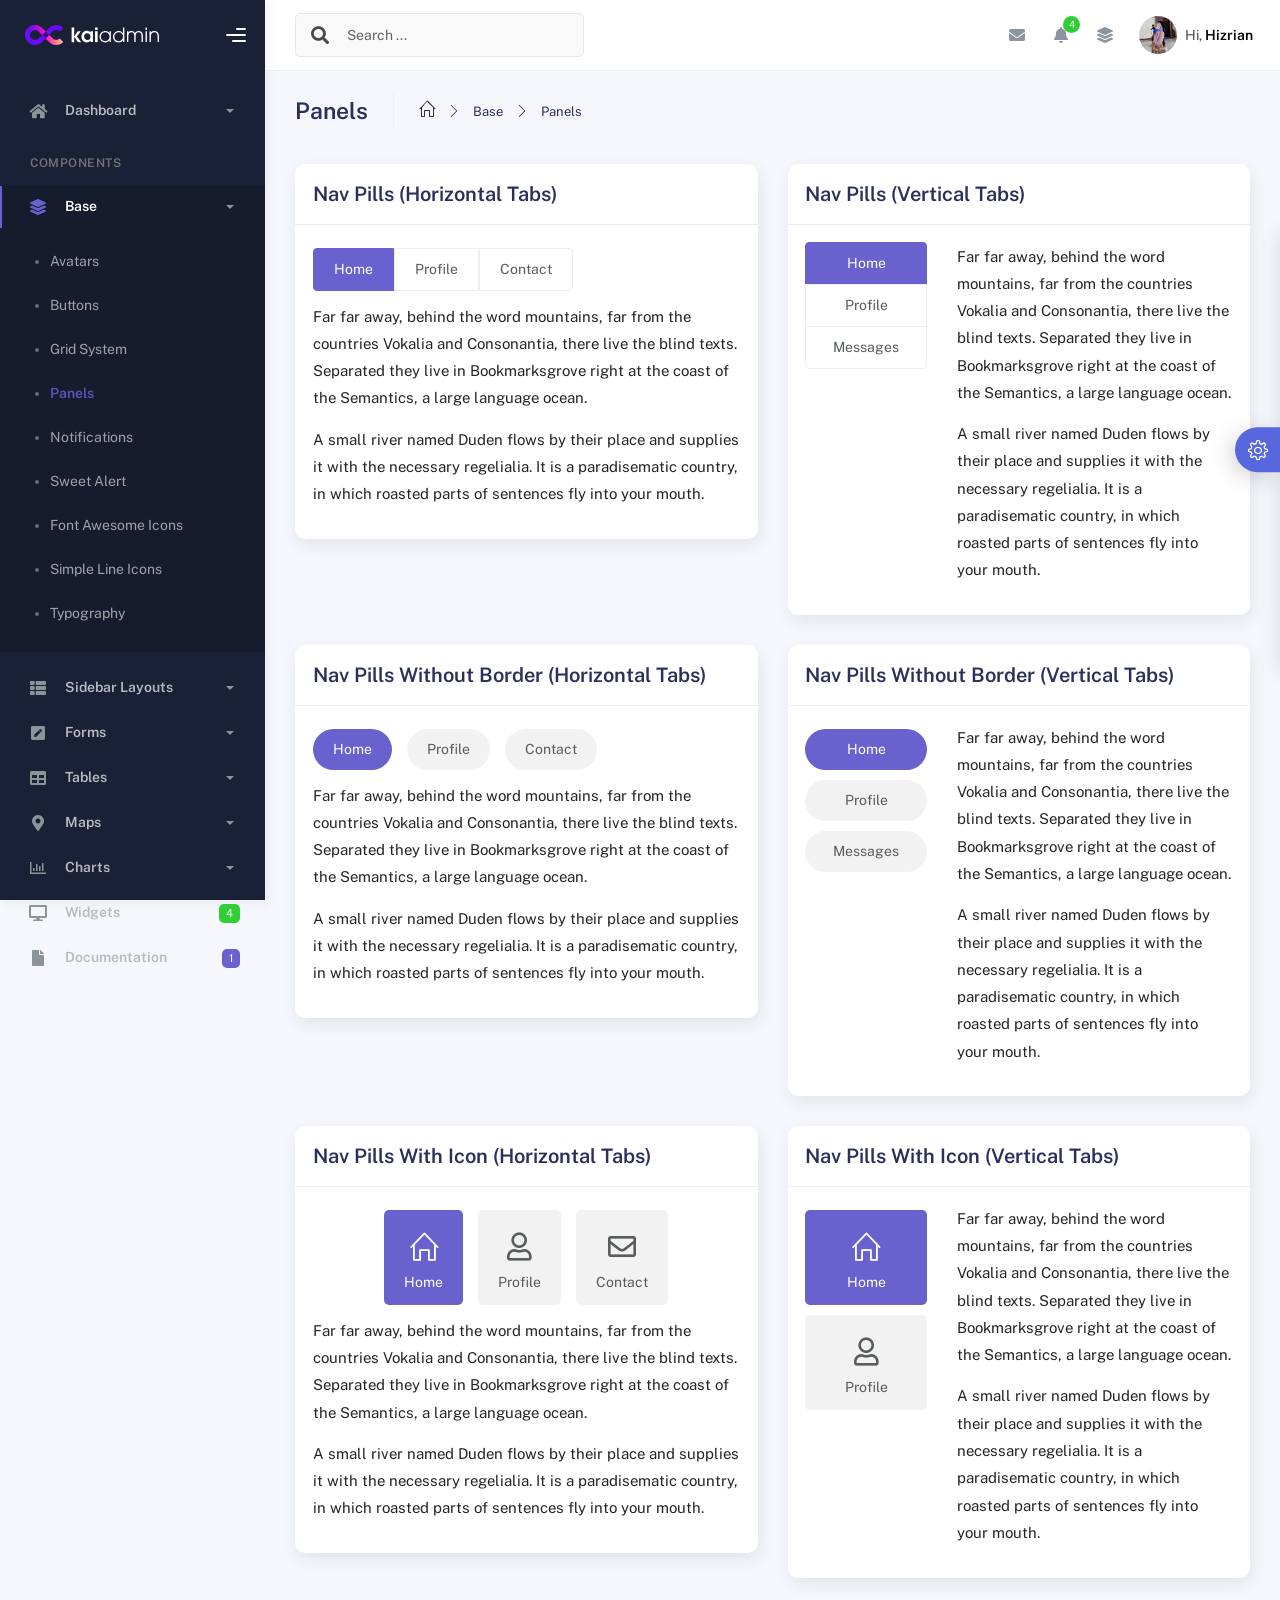
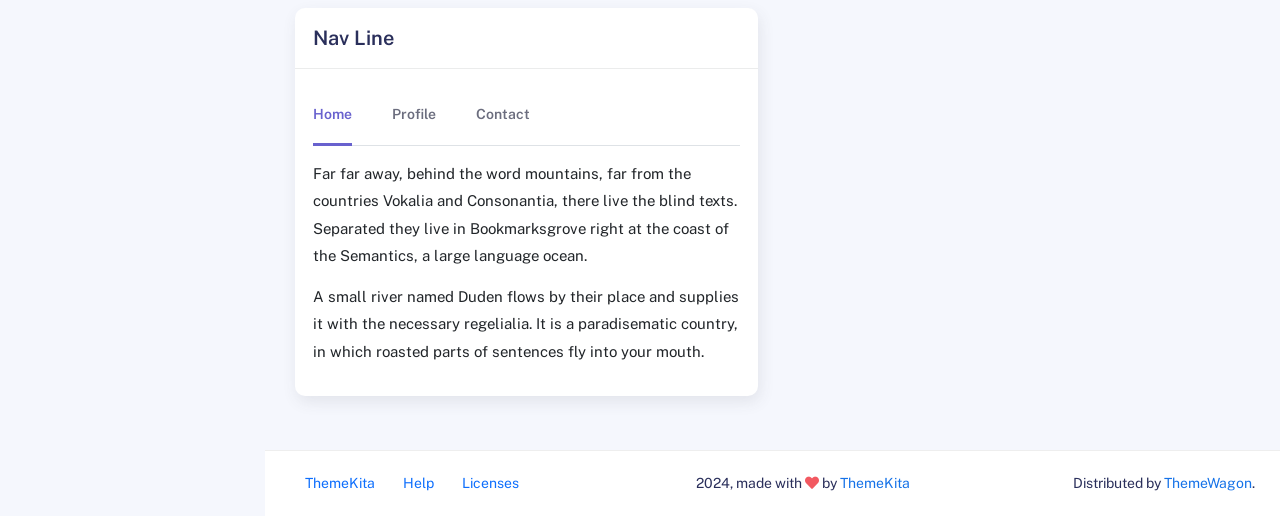
<file: admin/components/panels.html>
<!DOCTYPE html>
<html lang="en">
<head>
	<meta http-equiv="X-UA-Compatible" content="IE=edge" />
	<title>Panels - Kaiadmin Bootstrap 5 Admin Dashboard</title>
	<meta content='width=device-width, initial-scale=1.0, shrink-to-fit=no' name='viewport' />
	<link rel="icon" href="../assets/img/kaiadmin/favicon.ico" type="image/x-icon"/>

	<!-- Fonts and icons -->
	<script src="../assets/js/plugin/webfont/webfont.min.js"></script>
	<script>
		WebFont.load({
			google: {"families":["Public Sans:300,400,500,600,700"]},
			custom: {"families":["Font Awesome 5 Solid", "Font Awesome 5 Regular", "Font Awesome 5 Brands", "simple-line-icons"], urls: ['../assets/css/fonts.min.css']},
			active: function() {
				sessionStorage.fonts = true;
			}
		});
	</script>

	<!-- CSS Files -->
	<link rel="stylesheet" href="../assets/css/bootstrap.min.css">
	<link rel="stylesheet" href="../assets/css/plugins.min.css">
	<link rel="stylesheet" href="../assets/css/kaiadmin.min.css">

	<!-- CSS Just for demo purpose, don't include it in your project -->
	<link rel="stylesheet" href="../assets/css/demo.css">
</head>
<body>
	<div class="wrapper">
		<!-- Sidebar -->
		<div class="sidebar" data-background-color="dark">
			<div class="sidebar-logo">
				<!-- Logo Header -->
				<div class="logo-header" data-background-color="dark">

					<a href="../index.html" class="logo">
						<img src="../assets/img/kaiadmin/logo_light.svg" alt="navbar brand" class="navbar-brand" height="20">
					</a>
					<div class="nav-toggle">
						<button class="btn btn-toggle toggle-sidebar">
							<i class="gg-menu-right"></i>
						</button>
						<button class="btn btn-toggle sidenav-toggler">
							<i class="gg-menu-left"></i>
						</button>
					</div>
					<button class="topbar-toggler more">
						<i class="gg-more-vertical-alt"></i>
					</button>
				</div>
				<!-- End Logo Header -->	
			</div>	
			<div class="sidebar-wrapper scrollbar scrollbar-inner">
				<div class="sidebar-content">
					<ul class="nav nav-secondary">
						<li class="nav-item">
							<a data-bs-toggle="collapse" href="#dashboard" class="collapsed" aria-expanded="false">
								<i class="fas fa-home"></i>
								<p>Dashboard</p>
								<span class="caret"></span>
							</a>
							<div class="collapse" id="dashboard">
								<ul class="nav nav-collapse">
									<li>
										<a href="../../demo1/index.html">
											<span class="sub-item">Dashboard 1</span>
										</a>
									</li>
								</ul>
							</div>
						</li>
						<li class="nav-section">
							<span class="sidebar-mini-icon">
								<i class="fa fa-ellipsis-h"></i>
							</span>
							<h4 class="text-section">Components</h4>
						</li>
						<li class="nav-item active submenu">
							<a data-bs-toggle="collapse" href="#base">
								<i class="fas fa-layer-group"></i>
								<p>Base</p>
								<span class="caret"></span>
							</a>
							<div class="collapse show" id="base">
								<ul class="nav nav-collapse">
									<li>
										<a href="../components/avatars.html">
											<span class="sub-item">Avatars</span>
										</a>
									</li>
									<li>
										<a href="../components/buttons.html">
											<span class="sub-item">Buttons</span>
										</a>
									</li>
									<li>
										<a href="../components/gridsystem.html">
											<span class="sub-item">Grid System</span>
										</a>
									</li>
									<li class="active">
										<a href="../components/panels.html">
											<span class="sub-item">Panels</span>
										</a>
									</li>
									<li>
										<a href="../components/notifications.html">
											<span class="sub-item">Notifications</span>
										</a>
									</li>
									<li>
										<a href="../components/sweetalert.html">
											<span class="sub-item">Sweet Alert</span>
										</a>
									</li>
									<li>
										<a href="../components/font-awesome-icons.html">
											<span class="sub-item">Font Awesome Icons</span>
										</a>
									</li>
									<li>
										<a href="../components/simple-line-icons.html">
											<span class="sub-item">Simple Line Icons</span>
										</a>
									</li>
									<li>
										<a href="../components/typography.html">
											<span class="sub-item">Typography</span>
										</a>
									</li>
								</ul>
							</div>
						</li>
						<li class="nav-item">
							<a data-bs-toggle="collapse" href="#sidebarLayouts">
								<i class="fas fa-th-list"></i>
								<p>Sidebar Layouts</p>
								<span class="caret"></span>
							</a>
							<div class="collapse" id="sidebarLayouts">
								<ul class="nav nav-collapse">
									<li>
										<a href="../sidebar-style-2.html">
											<span class="sub-item">Sidebar Style 2</span>
										</a>
									</li>
									<li>
										<a href="../icon-menu.html">
											<span class="sub-item">Icon Menu</span>
										</a>
									</li>
								</ul>
							</div>
						</li>
						<li class="nav-item">
							<a data-bs-toggle="collapse" href="#forms">
								<i class="fas fa-pen-square"></i>
								<p>Forms</p>
								<span class="caret"></span>
							</a>
							<div class="collapse" id="forms">
								<ul class="nav nav-collapse">
									<li>
										<a href="../forms/forms.html">
											<span class="sub-item">Basic Form</span>
										</a>
									</li>
								</ul>
							</div>
						</li>
						<li class="nav-item">
							<a data-bs-toggle="collapse" href="#tables">
								<i class="fas fa-table"></i>
								<p>Tables</p>
								<span class="caret"></span>
							</a>
							<div class="collapse" id="tables">
								<ul class="nav nav-collapse">
									<li>
										<a href="../tables/tables.html">
											<span class="sub-item">Basic Table</span>
										</a>
									</li>
									<li>
										<a href="../tables/datatables.html">
											<span class="sub-item">Datatables</span>
										</a>
									</li>
								</ul>
							</div>
						</li>
						<li class="nav-item">
							<a data-bs-toggle="collapse" href="#maps">
								<i class="fas fa-map-marker-alt"></i>
								<p>Maps</p>
								<span class="caret"></span>
							</a>
							<div class="collapse" id="maps">
								<ul class="nav nav-collapse">
									<li>
										<a href="../maps/googlemaps.html">
											<span class="sub-item">Google Maps</span>
										</a>
									</li>
									<li>
										<a href="../maps/jsvectormap.html">
											<span class="sub-item">Jsvectormap</span>
										</a>
									</li>
								</ul>
							</div>
						</li>
						<li class="nav-item">
							<a data-bs-toggle="collapse" href="#charts">
								<i class="far fa-chart-bar"></i>
								<p>Charts</p>
								<span class="caret"></span>
							</a>
							<div class="collapse" id="charts">
								<ul class="nav nav-collapse">
									<li>
										<a href="../charts/charts.html">
											<span class="sub-item">Chart Js</span>
										</a>
									</li>
									<li>
										<a href="../charts/sparkline.html">
											<span class="sub-item">Sparkline</span>
										</a>
									</li>
								</ul>
							</div>
						</li>
						<li class="nav-item">
							<a href="../widgets.html">
								<i class="fas fa-desktop"></i>
								<p>Widgets</p>
								<span class="badge badge-success">4</span>
							</a>
						</li>
						<li class="nav-item">
							<a href="../../../documentation/index.html">
							  <i class="fas fa-file"></i>
							  <p>Documentation</p>
							  <span class="badge badge-secondary">1</span>
							</a>
						</li>
						<li class="nav-item">
							<a data-bs-toggle="collapse" href="#submenu">
								<i class="fas fa-bars"></i>
								<p>Menu Levels</p>
								<span class="caret"></span>
							</a>
							<div class="collapse" id="submenu">
								<ul class="nav nav-collapse">
									<li>
										<a data-bs-toggle="collapse" href="#subnav1">
											<span class="sub-item">Level 1</span>
											<span class="caret"></span>
										</a>
										<div class="collapse" id="subnav1">
											<ul class="nav nav-collapse subnav">
												<li>
													<a href="#">
														<span class="sub-item">Level 2</span>
													</a>
												</li>
												<li>
													<a href="#">
														<span class="sub-item">Level 2</span>
													</a>
												</li>
											</ul>
										</div>
									</li>
									<li>
										<a data-bs-toggle="collapse" href="#subnav2">
											<span class="sub-item">Level 1</span>
											<span class="caret"></span>
										</a>
										<div class="collapse" id="subnav2">
											<ul class="nav nav-collapse subnav">
												<li>
													<a href="#">
														<span class="sub-item">Level 2</span>
													</a>
												</li>
											</ul>
										</div>
									</li>
									<li>
										<a href="#">
											<span class="sub-item">Level 1</span>
										</a>
									</li>
								</ul>
							</div>
						</li>
					</ul>
				</div>
			</div>
		</div>
		<!-- End Sidebar -->

		<div class="main-panel">
			<div class="main-header">
				<div class="main-header-logo">
					<!-- Logo Header -->
					<div class="logo-header" data-background-color="dark">

						<a href="../index.html" class="logo">
							<img src="../assets/img/kaiadmin/logo_light.svg" alt="navbar brand" class="navbar-brand" height="20">
						</a>
						<div class="nav-toggle">
							<button class="btn btn-toggle toggle-sidebar">
								<i class="gg-menu-right"></i>
							</button>
							<button class="btn btn-toggle sidenav-toggler">
								<i class="gg-menu-left"></i>
							</button>
						</div>
						<button class="topbar-toggler more">
							<i class="gg-more-vertical-alt"></i>
						</button>

					</div>
					<!-- End Logo Header -->
				</div>
				<!-- Navbar Header -->
				<nav class="navbar navbar-header navbar-header-transparent navbar-expand-lg border-bottom">

					<div class="container-fluid">
						<nav class="navbar navbar-header-left navbar-expand-lg navbar-form nav-search p-0 d-none d-lg-flex">
							<div class="input-group">
								<div class="input-group-prepend">
									<button type="submit" class="btn btn-search pe-1">
										<i class="fa fa-search search-icon"></i>
									</button>
								</div>
								<input type="text" placeholder="Search ..." class="form-control">
							</div>
						</nav>

						<ul class="navbar-nav topbar-nav ms-md-auto align-items-center">
							<li class="nav-item topbar-icon dropdown hidden-caret d-flex d-lg-none">
								<a class="nav-link dropdown-toggle" data-bs-toggle="dropdown" href="#" role="button" aria-expanded="false" aria-haspopup="true">
									<i class="fa fa-search"></i>
								</a>
								<ul class="dropdown-menu dropdown-search animated fadeIn">
									<form class="navbar-left navbar-form nav-search">
										<div class="input-group">
											<input type="text" placeholder="Search ..." class="form-control">
										</div>
									</form>
								</ul>
							</li>
							<li class="nav-item topbar-icon dropdown hidden-caret">
								<a class="nav-link dropdown-toggle" href="#" id="messageDropdown" role="button" data-bs-toggle="dropdown" aria-haspopup="true" aria-expanded="false">
									<i class="fa fa-envelope"></i>
								</a>
								<ul class="dropdown-menu messages-notif-box animated fadeIn" aria-labelledby="messageDropdown">
									<li>
										<div class="dropdown-title d-flex justify-content-between align-items-center">
											Messages 									
											<a href="#" class="small">Mark all as read</a>
										</div>
									</li>
									<li>
										<div class="message-notif-scroll scrollbar-outer">
											<div class="notif-center">
												<a href="#">
													<div class="notif-img"> 
														<img src="../assets/img/jm_denis.jpg" alt="Img Profile">
													</div>
													<div class="notif-content">
														<span class="subject">Jimmy Denis</span>
														<span class="block">
															How are you ?
														</span>
														<span class="time">5 minutes ago</span> 
													</div>
												</a>
												<a href="#">
													<div class="notif-img"> 
														<img src="../assets/img/chadengle.jpg" alt="Img Profile">
													</div>
													<div class="notif-content">
														<span class="subject">Chad</span>
														<span class="block">
															Ok, Thanks !
														</span>
														<span class="time">12 minutes ago</span> 
													</div>
												</a>
												<a href="#">
													<div class="notif-img"> 
														<img src="../assets/img/mlane.jpg" alt="Img Profile">
													</div>
													<div class="notif-content">
														<span class="subject">Jhon Doe</span>
														<span class="block">
															Ready for the meeting today...
														</span>
														<span class="time">12 minutes ago</span> 
													</div>
												</a>
												<a href="#">
													<div class="notif-img"> 
														<img src="../assets/img/talha.jpg" alt="Img Profile">
													</div>
													<div class="notif-content">
														<span class="subject">Talha</span>
														<span class="block">
															Hi, Apa Kabar ?
														</span>
														<span class="time">17 minutes ago</span> 
													</div>
												</a>
											</div>
										</div>
									</li>
									<li>
										<a class="see-all" href="javascript:void(0);">See all messages<i class="fa fa-angle-right"></i> </a>
									</li>
								</ul>
							</li>
							<li class="nav-item topbar-icon dropdown hidden-caret">
								<a class="nav-link dropdown-toggle" href="#" id="notifDropdown" role="button" data-bs-toggle="dropdown" aria-haspopup="true" aria-expanded="false">
									<i class="fa fa-bell"></i>
									<span class="notification">4</span>
								</a>
								<ul class="dropdown-menu notif-box animated fadeIn" aria-labelledby="notifDropdown">
									<li>
										<div class="dropdown-title">You have 4 new notification</div>
									</li>
									<li>
										<div class="notif-scroll scrollbar-outer">
											<div class="notif-center">
												<a href="#">
													<div class="notif-icon notif-primary"> <i class="fa fa-user-plus"></i> </div>
													<div class="notif-content">
														<span class="block">
															New user registered
														</span>
														<span class="time">5 minutes ago</span> 
													</div>
												</a>
												<a href="#">
													<div class="notif-icon notif-success"> <i class="fa fa-comment"></i> </div>
													<div class="notif-content">
														<span class="block">
															Rahmad commented on Admin
														</span>
														<span class="time">12 minutes ago</span> 
													</div>
												</a>
												<a href="#">
													<div class="notif-img"> 
														<img src="../assets/img/profile2.jpg" alt="Img Profile">
													</div>
													<div class="notif-content">
														<span class="block">
															Reza send messages to you
														</span>
														<span class="time">12 minutes ago</span> 
													</div>
												</a>
												<a href="#">
													<div class="notif-icon notif-danger"> <i class="fa fa-heart"></i> </div>
													<div class="notif-content">
														<span class="block">
															Farrah liked Admin
														</span>
														<span class="time">17 minutes ago</span> 
													</div>
												</a>
											</div>
										</div>
									</li>
									<li>
										<a class="see-all" href="javascript:void(0);">See all notifications<i class="fa fa-angle-right"></i> </a>
									</li>
								</ul>
							</li>
							<li class="nav-item topbar-icon dropdown hidden-caret">
								<a class="nav-link" data-bs-toggle="dropdown" href="#" aria-expanded="false">
									<i class="fas fa-layer-group"></i>
								</a>
								<div class="dropdown-menu quick-actions animated fadeIn">
									<div class="quick-actions-header">
										<span class="title mb-1">Quick Actions</span>
										<span class="subtitle op-7">Shortcuts</span>
									</div>
									<div class="quick-actions-scroll scrollbar-outer">
										<div class="quick-actions-items">
											<div class="row m-0">
												<a class="col-6 col-md-4 p-0" href="#">
													<div class="quick-actions-item">
														<div class="avatar-item bg-danger rounded-circle">
															<i class="far fa-calendar-alt"></i>
														</div>
														<span class="text">Calendar</span>
													</div>
												</a>
												<a class="col-6 col-md-4 p-0" href="#">
													<div class="quick-actions-item">
														<div class="avatar-item bg-warning rounded-circle">
															<i class="fas fa-map"></i>
														</div>
														<span class="text">Maps</span>
													</div>
												</a>
												<a class="col-6 col-md-4 p-0" href="#">
													<div class="quick-actions-item">
														<div class="avatar-item bg-info rounded-circle">
															<i class="fas fa-file-excel"></i>
														</div>
														<span class="text">Reports</span>
													</div>
												</a>
												<a class="col-6 col-md-4 p-0" href="#">
													<div class="quick-actions-item">
														<div class="avatar-item bg-success rounded-circle">
															<i class="fas fa-envelope"></i>
														</div>
														<span class="text">Emails</span>
													</div>
												</a>
												<a class="col-6 col-md-4 p-0" href="#">
													<div class="quick-actions-item">
														<div class="avatar-item bg-primary rounded-circle">
															<i class="fas fa-file-invoice-dollar"></i>
														</div>
														<span class="text">Invoice</span>
													</div>
												</a>
												<a class="col-6 col-md-4 p-0" href="#">
													<div class="quick-actions-item">
														<div class="avatar-item bg-secondary rounded-circle">
															<i class="fas fa-credit-card"></i>
														</div>
														<span class="text">Payments</span>
													</div>
												</a>
											</div>
										</div>
									</div>
								</div>
							</li>
							
							<li class="nav-item topbar-user dropdown hidden-caret">
								<a class="dropdown-toggle profile-pic" data-bs-toggle="dropdown" href="#" aria-expanded="false">
									<div class="avatar-sm">
										<img src="../assets/img/profile.jpg" alt="..." class="avatar-img rounded-circle">
									</div>
									<span class="profile-username">
										<span class="op-7">Hi,</span> <span class="fw-bold">Hizrian</span>
									</span>
								</a>
								<ul class="dropdown-menu dropdown-user animated fadeIn">
									<div class="dropdown-user-scroll scrollbar-outer">
										<li>
											<div class="user-box">
												<div class="avatar-lg"><img src="../assets/img/profile.jpg" alt="image profile" class="avatar-img rounded"></div>
												<div class="u-text">
													<h4>Hizrian</h4>
													<p class="text-muted">hello@example.com</p><a href="profile.html" class="btn btn-xs btn-secondary btn-sm">View Profile</a>
												</div>
											</div>
										</li>
										<li>
											<div class="dropdown-divider"></div>
											<a class="dropdown-item" href="#">My Profile</a>
											<a class="dropdown-item" href="#">My Balance</a>
											<a class="dropdown-item" href="#">Inbox</a>
											<div class="dropdown-divider"></div>
											<a class="dropdown-item" href="#">Account Setting</a>
											<div class="dropdown-divider"></div>
											<a class="dropdown-item" href="#">Logout</a>
										</li>
									</div>
								</ul>
							</li>
						</ul>
					</div>
				</nav>
				<!-- End Navbar -->
			</div>
			
			<div class="container">
				<div class="page-inner">
					<div class="page-header">
						<h3 class="fw-bold mb-3">Panels</h3>
						<ul class="breadcrumbs mb-3">
							<li class="nav-home">
								<a href="#">
									<i class="icon-home"></i>
								</a>
							</li>
							<li class="separator">
								<i class="icon-arrow-right"></i>
							</li>
							<li class="nav-item">
								<a href="#">Base</a>
							</li>
							<li class="separator">
								<i class="icon-arrow-right"></i>
							</li>
							<li class="nav-item">
								<a href="#">Panels</a>
							</li>
						</ul>
					</div>
					<div class="row">
						<div class="col-md-6">
							<div class="card">
								<div class="card-header">
									<h4 class="card-title">Nav Pills (Horizontal Tabs)</h4>
								</div>
								<div class="card-body">
									<ul class="nav nav-pills nav-secondary" id="pills-tab" role="tablist">
										<li class="nav-item">
											<a class="nav-link active" id="pills-home-tab" data-bs-toggle="pill" href="#pills-home" role="tab" aria-controls="pills-home" aria-selected="true">Home</a>
										</li>
										<li class="nav-item">
											<a class="nav-link" id="pills-profile-tab" data-bs-toggle="pill" href="#pills-profile" role="tab" aria-controls="pills-profile" aria-selected="false">Profile</a>
										</li>
										<li class="nav-item">
											<a class="nav-link" id="pills-contact-tab" data-bs-toggle="pill" href="#pills-contact" role="tab" aria-controls="pills-contact" aria-selected="false">Contact</a>
										</li>
									</ul>
									<div class="tab-content mt-2 mb-3" id="pills-tabContent">
										<div class="tab-pane fade show active" id="pills-home" role="tabpanel" aria-labelledby="pills-home-tab">
											<p>Far far away, behind the word mountains, far from the countries Vokalia and Consonantia, there live the blind texts. Separated they live in Bookmarksgrove right at the coast of the Semantics, a large language ocean.</p>

											<p>A small river named Duden flows by their place and supplies it with the necessary regelialia. It is a paradisematic country, in which roasted parts of sentences fly into your mouth.</p>
										</div>
										<div class="tab-pane fade" id="pills-profile" role="tabpanel" aria-labelledby="pills-profile-tab">
											<p>Even the all-powerful Pointing has no control about the blind texts it is an almost unorthographic life One day however a small line of blind text by the name of Lorem Ipsum decided to leave for the far World of Grammar.</p>
											<p>The Big Oxmox advised her not to do so, because there were thousands of bad Commas, wild Question Marks and devious Semikoli, but the Little Blind Text didn’t listen. She packed her seven versalia, put her initial into the belt and made herself on the way.
											</p>
										</div>
										<div class="tab-pane fade" id="pills-contact" role="tabpanel" aria-labelledby="pills-contact-tab">
											<p>Pityful a rethoric question ran over her cheek, then she continued her way. On her way she met a copy. The copy warned the Little Blind Text, that where it came from it would have been rewritten a thousand times and everything that was left from its origin would be the word "and" and the Little Blind Text should turn around and return to its own, safe country.</p>

											<p> But nothing the copy said could convince her and so it didn’t take long until a few insidious Copy Writers ambushed her, made her drunk with Longe and Parole and dragged her into their agency, where they abused her for their</p>
										</div>
									</div>
								</div>
							</div>
						</div>
						<div class="col-md-6">
							<div class="card">
								<div class="card-header">
									<h4 class="card-title">Nav Pills (Vertical Tabs)</h4>
								</div>
								<div class="card-body">
									<div class="row">
										<div class="col-5 col-md-4">
											<div class="nav flex-column nav-pills nav-secondary" id="v-pills-tab" role="tablist" aria-orientation="vertical">
												<a class="nav-link active" id="v-pills-home-tab" data-bs-toggle="pill" href="#v-pills-home" role="tab" aria-controls="v-pills-home" aria-selected="true">Home</a>
												<a class="nav-link" id="v-pills-profile-tab" data-bs-toggle="pill" href="#v-pills-profile" role="tab" aria-controls="v-pills-profile" aria-selected="false">Profile</a>
												<a class="nav-link" id="v-pills-messages-tab" data-bs-toggle="pill" href="#v-pills-messages" role="tab" aria-controls="v-pills-messages" aria-selected="false">Messages</a>
											</div>
										</div>
										<div class="col-7 col-md-8">
											<div class="tab-content" id="v-pills-tabContent">
												<div class="tab-pane fade show active" id="v-pills-home" role="tabpanel" aria-labelledby="v-pills-home-tab">
													<p>Far far away, behind the word mountains, far from the countries Vokalia and Consonantia, there live the blind texts. Separated they live in Bookmarksgrove right at the coast of the Semantics, a large language ocean.</p>

													<p>A small river named Duden flows by their place and supplies it with the necessary regelialia. It is a paradisematic country, in which roasted parts of sentences fly into your mouth.</p>
												</div>
												<div class="tab-pane fade" id="v-pills-profile" role="tabpanel" aria-labelledby="v-pills-profile-tab">
													<p>Even the all-powerful Pointing has no control about the blind texts it is an almost unorthographic life One day however a small line of blind text by the name of Lorem Ipsum decided to leave for the far World of Grammar.</p>
													<p>The Big Oxmox advised her not to do so, because there were thousands of bad Commas, wild Question Marks and devious Semikoli, but the Little Blind Text didn’t listen. She packed her seven versalia, put her initial into the belt and made herself on the way.
													</p>
												</div>
												<div class="tab-pane fade" id="v-pills-messages" role="tabpanel" aria-labelledby="v-pills-messages-tab">
													<p>Pityful a rethoric question ran over her cheek, then she continued her way. On her way she met a copy. The copy warned the Little Blind Text, that where it came from it would have been rewritten a thousand times and everything that was left from its origin would be the word "and" and the Little Blind Text should turn around and return to its own, safe country.</p>

													<p> But nothing the copy said could convince her and so it didn’t take long until a few insidious Copy Writers ambushed her, made her drunk with Longe and Parole and dragged her into their agency, where they abused her for their</p>
												</div>
											</div>
										</div>
									</div>
								</div>
							</div>
						</div>
						<div class="col-md-6">
							<div class="card">
								<div class="card-header">
									<h4 class="card-title">Nav Pills Without Border (Horizontal Tabs)</h4>
								</div>
								<div class="card-body">
									<ul class="nav nav-pills nav-secondary nav-pills-no-bd" id="pills-tab-without-border" role="tablist">
										<li class="nav-item">
											<a class="nav-link active" id="pills-home-tab-nobd" data-bs-toggle="pill" href="#pills-home-nobd" role="tab" aria-controls="pills-home-nobd" aria-selected="true">Home</a>
										</li>
										<li class="nav-item">
											<a class="nav-link" id="pills-profile-tab-nobd" data-bs-toggle="pill" href="#pills-profile-nobd" role="tab" aria-controls="pills-profile-nobd" aria-selected="false">Profile</a>
										</li>
										<li class="nav-item">
											<a class="nav-link" id="pills-contact-tab-nobd" data-bs-toggle="pill" href="#pills-contact-nobd" role="tab" aria-controls="pills-contact-nobd" aria-selected="false">Contact</a>
										</li>
									</ul>
									<div class="tab-content mt-2 mb-3" id="pills-without-border-tabContent">
										<div class="tab-pane fade show active" id="pills-home-nobd" role="tabpanel" aria-labelledby="pills-home-tab-nobd">
											<p>Far far away, behind the word mountains, far from the countries Vokalia and Consonantia, there live the blind texts. Separated they live in Bookmarksgrove right at the coast of the Semantics, a large language ocean.</p>

											<p>A small river named Duden flows by their place and supplies it with the necessary regelialia. It is a paradisematic country, in which roasted parts of sentences fly into your mouth.</p>
										</div>
										<div class="tab-pane fade" id="pills-profile-nobd" role="tabpanel" aria-labelledby="pills-profile-tab-nobd">
											<p>Even the all-powerful Pointing has no control about the blind texts it is an almost unorthographic life One day however a small line of blind text by the name of Lorem Ipsum decided to leave for the far World of Grammar.</p>
											<p>The Big Oxmox advised her not to do so, because there were thousands of bad Commas, wild Question Marks and devious Semikoli, but the Little Blind Text didn’t listen. She packed her seven versalia, put her initial into the belt and made herself on the way.
											</p>
										</div>
										<div class="tab-pane fade" id="pills-contact-nobd" role="tabpanel" aria-labelledby="pills-contact-tab-nobd">
											<p>Pityful a rethoric question ran over her cheek, then she continued her way. On her way she met a copy. The copy warned the Little Blind Text, that where it came from it would have been rewritten a thousand times and everything that was left from its origin would be the word "and" and the Little Blind Text should turn around and return to its own, safe country.</p>

											<p> But nothing the copy said could convince her and so it didn’t take long until a few insidious Copy Writers ambushed her, made her drunk with Longe and Parole and dragged her into their agency, where they abused her for their</p>
										</div>
									</div>
								</div>
							</div>
						</div>
						<div class="col-md-6">
							<div class="card">
								<div class="card-header">
									<h4 class="card-title">Nav Pills Without Border (Vertical Tabs)</h4>
								</div>
								<div class="card-body">
									<div class="row">
										<div class="col-5 col-md-4">
											<div class="nav flex-column nav-pills nav-secondary nav-pills-no-bd" id="v-pills-tab-without-border" role="tablist" aria-orientation="vertical">
												<a class="nav-link active" id="v-pills-home-tab-nobd" data-bs-toggle="pill" href="#v-pills-home-nobd" role="tab" aria-controls="v-pills-home-nobd" aria-selected="true">Home</a>
												<a class="nav-link" id="v-pills-profile-tab-nobd" data-bs-toggle="pill" href="#v-pills-profile-nobd" role="tab" aria-controls="v-pills-profile-nobd" aria-selected="false">Profile</a>
												<a class="nav-link" id="v-pills-messages-tab-nobd" data-bs-toggle="pill" href="#v-pills-messages-nobd" role="tab" aria-controls="v-pills-messages-nobd" aria-selected="false">Messages</a>
											</div>
										</div>
										<div class="col-7 col-md-8">
											<div class="tab-content" id="v-pills-without-border-tabContent">
												<div class="tab-pane fade show active" id="v-pills-home-nobd" role="tabpanel" aria-labelledby="v-pills-home-tab-nobd">
													<p>Far far away, behind the word mountains, far from the countries Vokalia and Consonantia, there live the blind texts. Separated they live in Bookmarksgrove right at the coast of the Semantics, a large language ocean.</p>

													<p>A small river named Duden flows by their place and supplies it with the necessary regelialia. It is a paradisematic country, in which roasted parts of sentences fly into your mouth.</p>
												</div>
												<div class="tab-pane fade" id="v-pills-profile-nobd" role="tabpanel" aria-labelledby="v-pills-profile-tab-nobd">
													<p>Even the all-powerful Pointing has no control about the blind texts it is an almost unorthographic life One day however a small line of blind text by the name of Lorem Ipsum decided to leave for the far World of Grammar.</p>
													<p>The Big Oxmox advised her not to do so, because there were thousands of bad Commas, wild Question Marks and devious Semikoli, but the Little Blind Text didn’t listen. She packed her seven versalia, put her initial into the belt and made herself on the way.
													</p>
												</div>
												<div class="tab-pane fade" id="v-pills-messages-nobd" role="tabpanel" aria-labelledby="v-pills-messages-tab-nobd">
													<p>Pityful a rethoric question ran over her cheek, then she continued her way. On her way she met a copy. The copy warned the Little Blind Text, that where it came from it would have been rewritten a thousand times and everything that was left from its origin would be the word "and" and the Little Blind Text should turn around and return to its own, safe country.</p>

													<p> But nothing the copy said could convince her and so it didn’t take long until a few insidious Copy Writers ambushed her, made her drunk with Longe and Parole and dragged her into their agency, where they abused her for their</p>
												</div>
											</div>
										</div>
									</div>
								</div>
							</div>
						</div>
						<div class="col-md-6">
							<div class="card">
								<div class="card-header">
									<h4 class="card-title">Nav Pills With Icon (Horizontal Tabs)</h4>
								</div>
								<div class="card-body">
									<ul class="nav nav-pills nav-secondary  nav-pills-no-bd nav-pills-icons justify-content-center" id="pills-tab-with-icon" role="tablist">
										<li class="nav-item">
											<a class="nav-link active" id="pills-home-tab-icon" data-bs-toggle="pill" href="#pills-home-icon" role="tab" aria-controls="pills-home-icon" aria-selected="true">
												<i class="icon-home"></i>
												Home
											</a>
										</li>
										<li class="nav-item">
											<a class="nav-link" id="pills-profile-tab-icon" data-bs-toggle="pill" href="#pills-profile-icon" role="tab" aria-controls="pills-profile-icon" aria-selected="false">
												<i class="far fa-user"></i>
												Profile
											</a>
										</li>
										<li class="nav-item">
											<a class="nav-link" id="pills-contact-tab-icon" data-bs-toggle="pill" href="#pills-contact-icon" role="tab" aria-controls="pills-contact-icon" aria-selected="false">
												<i class="far fa-envelope"></i>
												Contact
											</a>
										</li>
									</ul>
									<div class="tab-content mt-2 mb-3" id="pills-with-icon-tabContent">
										<div class="tab-pane fade show active" id="pills-home-icon" role="tabpanel" aria-labelledby="pills-home-tab-icon">
											<p>Far far away, behind the word mountains, far from the countries Vokalia and Consonantia, there live the blind texts. Separated they live in Bookmarksgrove right at the coast of the Semantics, a large language ocean.</p>

											<p>A small river named Duden flows by their place and supplies it with the necessary regelialia. It is a paradisematic country, in which roasted parts of sentences fly into your mouth.</p>
										</div>
										<div class="tab-pane fade" id="pills-profile-icon" role="tabpanel" aria-labelledby="pills-profile-tab-icon">
											<p>Even the all-powerful Pointing has no control about the blind texts it is an almost unorthographic life One day however a small line of blind text by the name of Lorem Ipsum decided to leave for the far World of Grammar.</p>
											<p>The Big Oxmox advised her not to do so, because there were thousands of bad Commas, wild Question Marks and devious Semikoli, but the Little Blind Text didn’t listen. She packed her seven versalia, put her initial into the belt and made herself on the way.
											</p>
										</div>
										<div class="tab-pane fade" id="pills-contact-icon" role="tabpanel" aria-labelledby="pills-contact-tab-icon">
											<p>Pityful a rethoric question ran over her cheek, then she continued her way. On her way she met a copy. The copy warned the Little Blind Text, that where it came from it would have been rewritten a thousand times and everything that was left from its origin would be the word "and" and the Little Blind Text should turn around and return to its own, safe country.</p>

											<p> But nothing the copy said could convince her and so it didn’t take long until a few insidious Copy Writers ambushed her, made her drunk with Longe and Parole and dragged her into their agency, where they abused her for their</p>
										</div>
									</div>
								</div>
							</div>
						</div>
						<div class="col-md-6">
							<div class="card">
								<div class="card-header">
									<h4 class="card-title">Nav Pills With Icon (Vertical Tabs)</h4>
								</div>
								<div class="card-body">
									<div class="row">
										<div class="col-5 col-md-4">
											<div class="nav flex-column nav-pills nav-secondary nav-pills-no-bd nav-pills-icons" id="v-pills-tab-with-icon" role="tablist" aria-orientation="vertical">
												<a class="nav-link active" id="v-pills-home-tab-icons" data-bs-toggle="pill" href="#v-pills-home-icons" role="tab" aria-controls="v-pills-home-icons" aria-selected="true">
													<i class="icon-home"></i>
													Home
												</a>
												<a class="nav-link" id="v-pills-profile-tab-icons" data-bs-toggle="pill" href="#v-pills-profile-icons" role="tab" aria-controls="v-pills-profile-icons" aria-selected="false">
													<i class="far fa-user"></i>
													Profile
												</a>
											</div>
										</div>
										<div class="col-7 col-md-8">
											<div class="tab-content" id="v-pills-with-icon-tabContent">
												<div class="tab-pane fade show active" id="v-pills-home-icons" role="tabpanel" aria-labelledby="v-pills-home-tab-icons">
													<p>Far far away, behind the word mountains, far from the countries Vokalia and Consonantia, there live the blind texts. Separated they live in Bookmarksgrove right at the coast of the Semantics, a large language ocean.</p>

													<p>A small river named Duden flows by their place and supplies it with the necessary regelialia. It is a paradisematic country, in which roasted parts of sentences fly into your mouth.</p>
												</div>
												<div class="tab-pane fade" id="v-pills-profile-icons" role="tabpanel" aria-labelledby="v-pills-profile-tab-icons">
													<p>Even the all-powerful Pointing has no control about the blind texts it is an almost unorthographic life One day however a small line of blind text by the name of Lorem Ipsum decided to leave for the far World of Grammar.</p>
													<p>The Big Oxmox advised her not to do so, because there were thousands of bad Commas, wild Question Marks and devious Semikoli, but the Little Blind Text didn’t listen. She packed her seven versalia, put her initial into the belt and made herself on the way.
													</p>
												</div>
											</div>
										</div>
									</div>
								</div>
							</div>
						</div>
						<div class="col-md-6">
							<div class="card">
								<div class="card-header">
									<h4 class="card-title">Nav Line</h4>
								</div>
								<div class="card-body">
									<ul class="nav nav-tabs nav-line nav-color-secondary" id="line-tab" role="tablist">
										<li class="nav-item">
											<a class="nav-link active" id="line-home-tab" data-bs-toggle="pill" href="#line-home" role="tab" aria-controls="pills-home" aria-selected="true">Home</a>
										</li>
										<li class="nav-item">
											<a class="nav-link" id="line-profile-tab" data-bs-toggle="pill" href="#line-profile" role="tab" aria-controls="pills-profile" aria-selected="false">Profile</a>
										</li>
										<li class="nav-item">
											<a class="nav-link" id="line-contact-tab" data-bs-toggle="pill" href="#line-contact" role="tab" aria-controls="pills-contact" aria-selected="false">Contact</a>
										</li>
									</ul>
									<div class="tab-content mt-3 mb-3" id="line-tabContent">
										<div class="tab-pane fade show active" id="line-home" role="tabpanel" aria-labelledby="line-home-tab">
											<p>Far far away, behind the word mountains, far from the countries Vokalia and Consonantia, there live the blind texts. Separated they live in Bookmarksgrove right at the coast of the Semantics, a large language ocean.</p>

											<p>A small river named Duden flows by their place and supplies it with the necessary regelialia. It is a paradisematic country, in which roasted parts of sentences fly into your mouth.</p>
										</div>
										<div class="tab-pane fade" id="line-profile" role="tabpanel" aria-labelledby="line-profile-tab">
											<p>Even the all-powerful Pointing has no control about the blind texts it is an almost unorthographic life One day however a small line of blind text by the name of Lorem Ipsum decided to leave for the far World of Grammar.</p>
											<p>The Big Oxmox advised her not to do so, because there were thousands of bad Commas, wild Question Marks and devious Semikoli, but the Little Blind Text didnâ€™t listen. She packed her seven versalia, put her initial into the belt and made herself on the way.
											</p>
										</div>
										<div class="tab-pane fade" id="line-contact" role="tabpanel" aria-labelledby="line-contact-tab">
											<p>Pityful a rethoric question ran over her cheek, then she continued her way. On her way she met a copy. The copy warned the Little Blind Text, that where it came from it would have been rewritten a thousand times and everything that was left from its origin would be the word "and" and the Little Blind Text should turn around and return to its own, safe country.</p>

											<p> But nothing the copy said could convince her and so it didnâ€™t take long until a few insidious Copy Writers ambushed her, made her drunk with Longe and Parole and dragged her into their agency, where they abused her for their</p>
										</div>
									</div>
								</div>
							</div>
						</div>
					</div>
				</div>
			</div>			
			<footer class="footer">
				<div class="container-fluid d-flex justify-content-between">
					<nav class="pull-left">
						<ul class="nav">
							<li class="nav-item">
								<a class="nav-link" href="http://www.themekita.com">
									ThemeKita
								</a>
							</li>
							<li class="nav-item">
								<a class="nav-link" href="#"> Help </a>
							</li>
							<li class="nav-item">
								<a class="nav-link" href="#"> Licenses </a>
							</li>
						</ul>
					</nav>
					<div class="copyright">
						2024, made with <i class="fa fa-heart heart text-danger"></i> by
						<a href="http://www.themekita.com">ThemeKita</a>
					</div>
					<div>
						Distributed by
						<a target="_blank" href="https://themewagon.com/">ThemeWagon</a>.
					</div>
				</div>
			</footer>
		</div>
		
		<!-- Custom template | don't include it in your project! -->
		<div class="custom-template">
			<div class="title">Settings</div>
			<div class="custom-content">
				<div class="switcher">
					<div class="switch-block">
						<h4>Logo Header</h4>
						<div class="btnSwitch">
							<button type="button" class=" selected changeLogoHeaderColor" data-color="dark"></button>
							<button type="button" class="selected changeLogoHeaderColor" data-color="blue"></button>
							<button type="button" class="changeLogoHeaderColor" data-color="purple"></button>
							<button type="button" class="changeLogoHeaderColor" data-color="light-blue"></button>
							<button type="button" class="changeLogoHeaderColor" data-color="green"></button>
							<button type="button" class="changeLogoHeaderColor" data-color="orange"></button>
							<button type="button" class="changeLogoHeaderColor" data-color="red"></button>
							<button type="button" class="changeLogoHeaderColor" data-color="white"></button>
							<br/>
							<button type="button" class="changeLogoHeaderColor" data-color="dark2"></button>
							<button type="button" class="changeLogoHeaderColor" data-color="blue2"></button>
							<button type="button" class="changeLogoHeaderColor" data-color="purple2"></button>
							<button type="button" class="changeLogoHeaderColor" data-color="light-blue2"></button>
							<button type="button" class="changeLogoHeaderColor" data-color="green2"></button>
							<button type="button" class="changeLogoHeaderColor" data-color="orange2"></button>
							<button type="button" class="changeLogoHeaderColor" data-color="red2"></button>
						</div>
					</div>
					<div class="switch-block">
						<h4>Navbar Header</h4>
						<div class="btnSwitch">
							<button type="button" class="changeTopBarColor" data-color="dark"></button>
							<button type="button" class="changeTopBarColor" data-color="blue"></button>
							<button type="button" class="changeTopBarColor" data-color="purple"></button>
							<button type="button" class="changeTopBarColor" data-color="light-blue"></button>
							<button type="button" class="changeTopBarColor" data-color="green"></button>
							<button type="button" class="changeTopBarColor" data-color="orange"></button>
							<button type="button" class="changeTopBarColor" data-color="red"></button>
							<button type="button" class="changeTopBarColor" data-color="white"></button>
							<br/>
							<button type="button" class="changeTopBarColor" data-color="dark2"></button>
							<button type="button" class="selected changeTopBarColor" data-color="blue2"></button>
							<button type="button" class="changeTopBarColor" data-color="purple2"></button>
							<button type="button" class="changeTopBarColor" data-color="light-blue2"></button>
							<button type="button" class="changeTopBarColor" data-color="green2"></button>
							<button type="button" class="changeTopBarColor" data-color="orange2"></button>
							<button type="button" class="changeTopBarColor" data-color="red2"></button>
						</div>
					</div>
					<div class="switch-block">
						<h4>Sidebar</h4>
						<div class="btnSwitch">
							<button type="button" class="selected changeSideBarColor" data-color="white"></button>
							<button type="button" class="changeSideBarColor" data-color="dark"></button>
							<button type="button" class="changeSideBarColor" data-color="dark2"></button>
						</div>
					</div>
				</div>
			</div>
			<div class="custom-toggle">
				<i class="icon-settings"></i>
			</div>
		</div>
		<!-- End Custom template -->
	</div>
	<!--   Core JS Files   -->
	<script src="../assets/js/core/jquery-3.7.1.min.js"></script>
	<script src="../assets/js/core/popper.min.js"></script>
	<script src="../assets/js/core/bootstrap.min.js"></script>
	
	<!-- jQuery Scrollbar -->
	<script src="../assets/js/plugin/jquery-scrollbar/jquery.scrollbar.min.js"></script>
	<!-- Moment JS -->
	<script src="../assets/js/plugin/moment/moment.min.js"></script>

	<!-- Chart JS -->
	<script src="../assets/js/plugin/chart.js/chart.min.js"></script>

	<!-- jQuery Sparkline -->
	<script src="../assets/js/plugin/jquery.sparkline/jquery.sparkline.min.js"></script>

	<!-- Chart Circle -->
	<script src="../assets/js/plugin/chart-circle/circles.min.js"></script>

	<!-- Datatables -->
	<script src="../assets/js/plugin/datatables/datatables.min.js"></script>

	<!-- Bootstrap Notify -->
	<script src="../assets/js/plugin/bootstrap-notify/bootstrap-notify.min.js"></script>

	<!-- jQuery Vector Maps -->
	<script src="../assets/js/plugin/jsvectormap/jsvectormap.min.js"></script>
	<script src="../assets/js/plugin/jsvectormap/world.js"></script>

	<!-- Sweet Alert -->
	<script src="../assets/js/plugin/sweetalert/sweetalert.min.js"></script>

	<!-- Kaiadmin JS -->
	<script src="../assets/js/kaiadmin.min.js"></script>

	<!-- Kaiadmin DEMO methods, don't include it in your project! -->
	<script src="../assets/js/setting-demo2.js"></script>
</body>
</html>
</file>
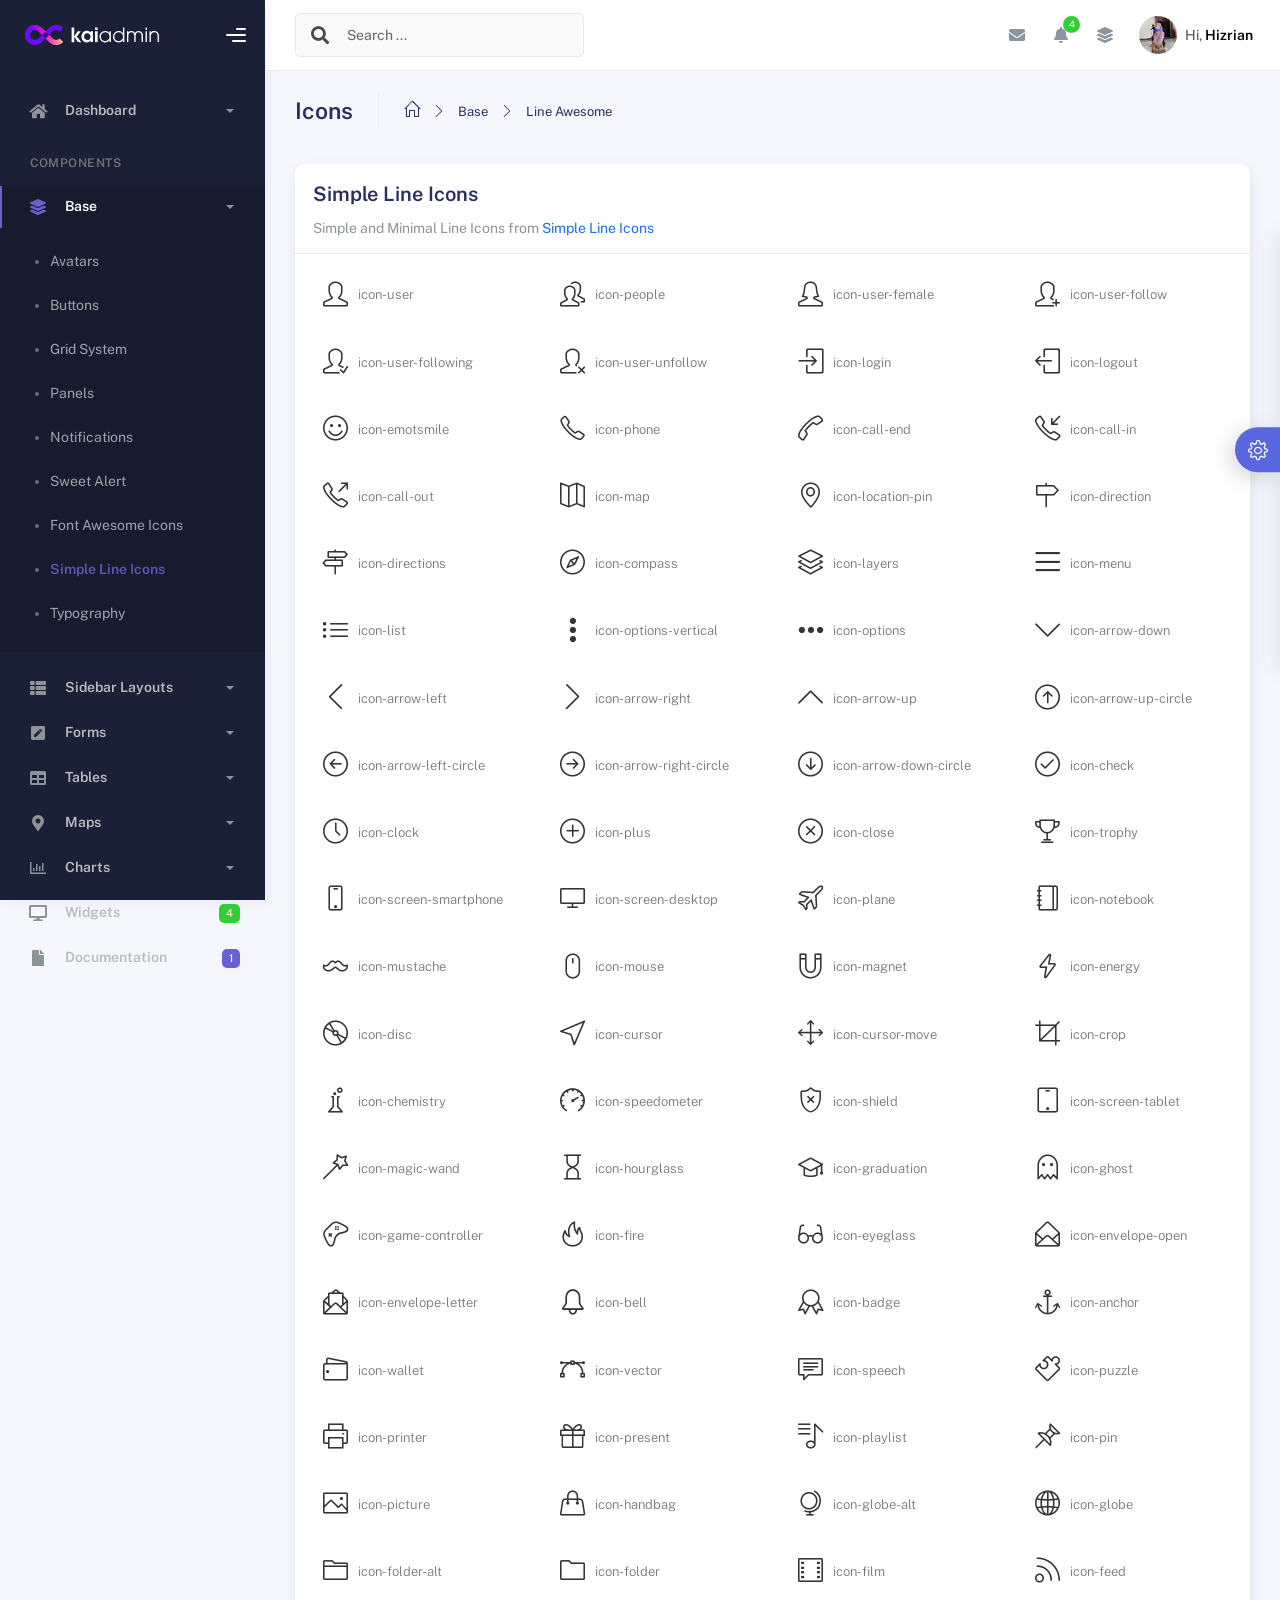
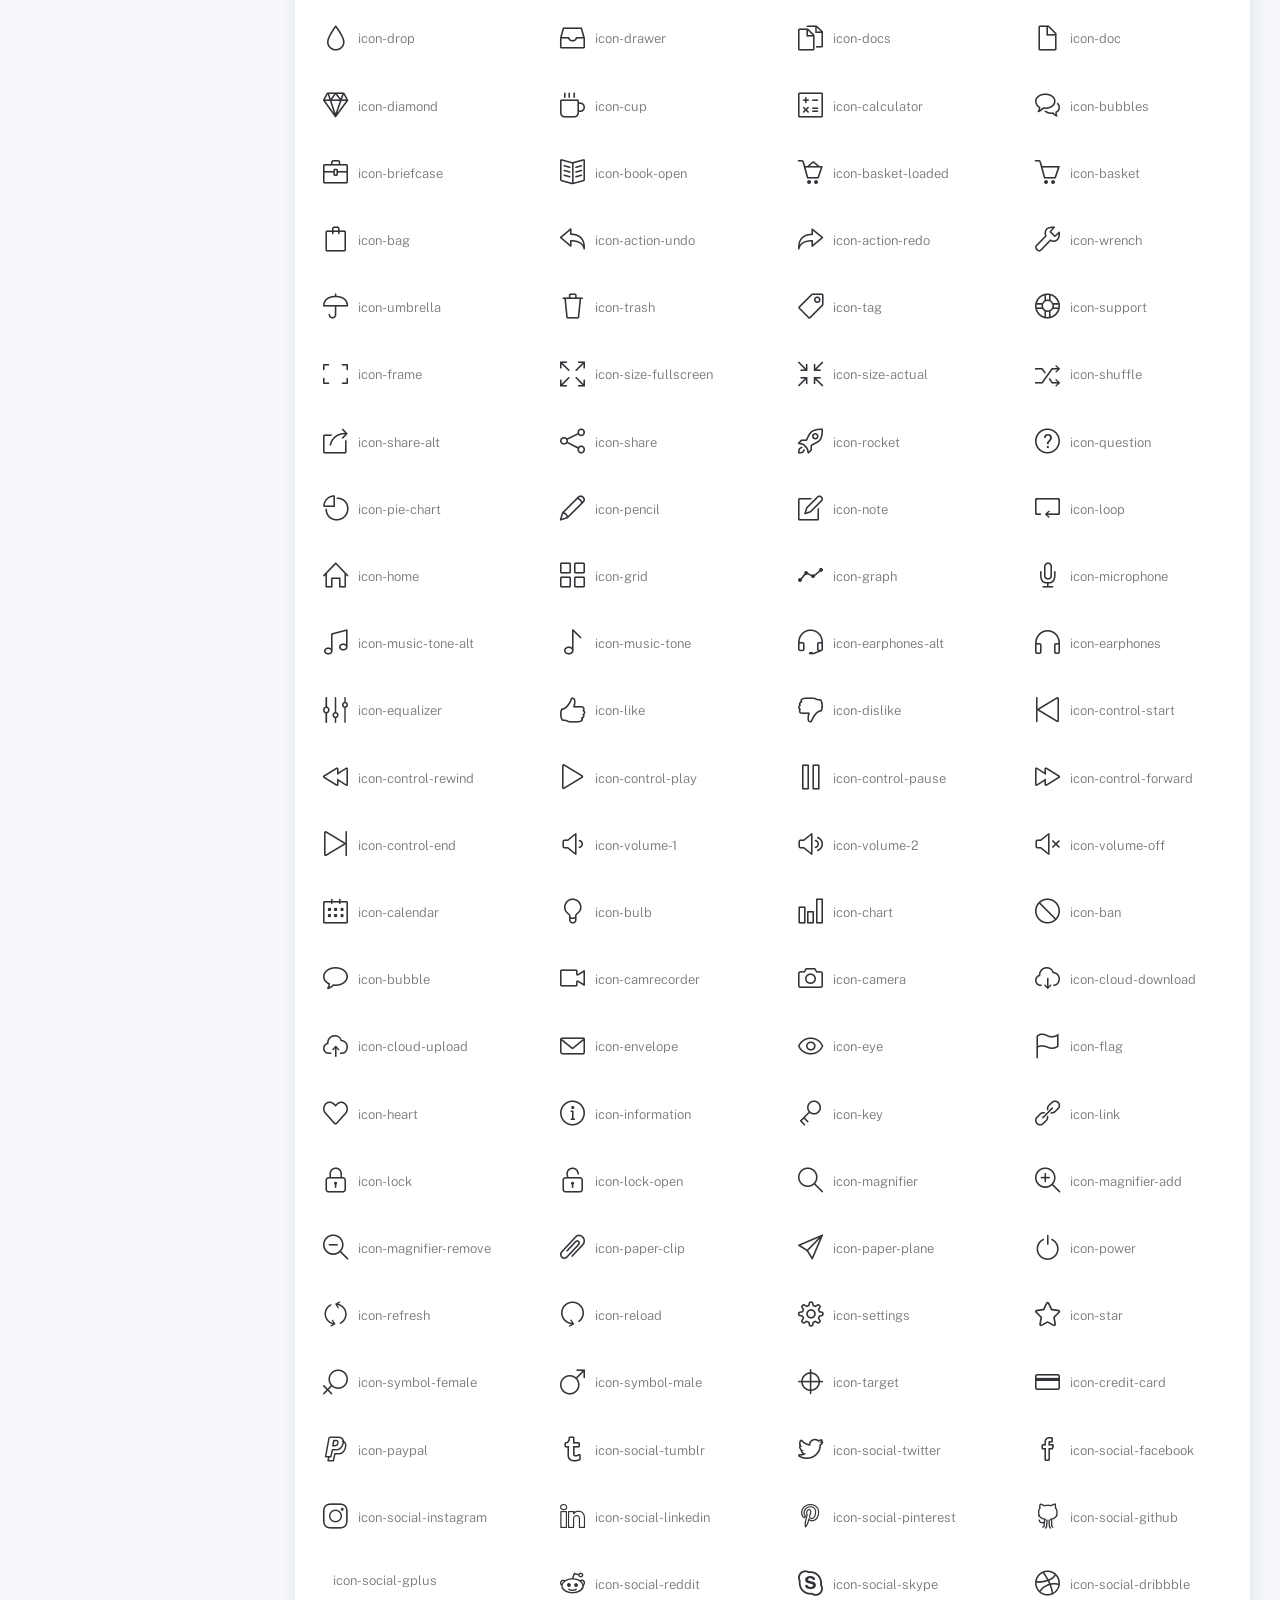
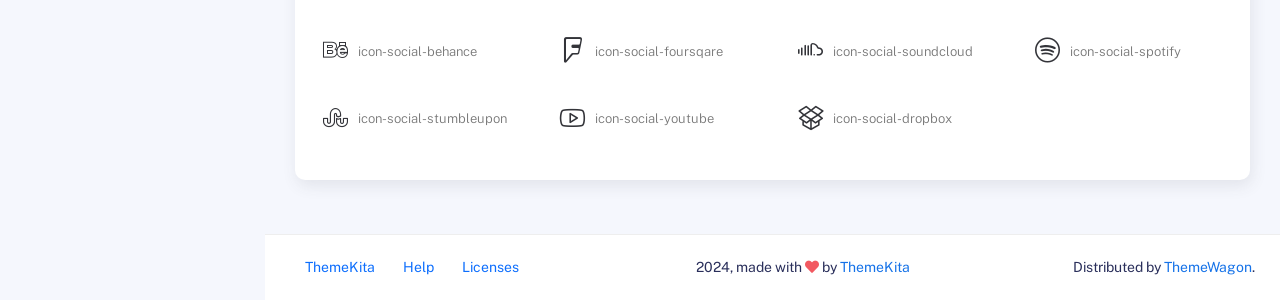
<file: admin/components/simple-line-icons.html>
<!DOCTYPE html>
<html lang="en">
  <head>
    <meta http-equiv="X-UA-Compatible" content="IE=edge" />
    <title>Simple Line Icons - Kaiadmin Bootstrap 5 Admin Dashboard</title>
    <meta
      content="width=device-width, initial-scale=1.0, shrink-to-fit=no"
      name="viewport"
    />
    <link
      rel="icon"
      href="../assets/img/kaiadmin/favicon.ico"
      type="image/x-icon"
    />

    <!-- Fonts and icons -->
    <script src="../assets/js/plugin/webfont/webfont.min.js"></script>
    <script>
      WebFont.load({
        google: { families: ["Public Sans:300,400,500,600,700"] },
        custom: {
          families: [
            "Font Awesome 5 Solid",
            "Font Awesome 5 Regular",
            "Font Awesome 5 Brands",
            "simple-line-icons",
          ],
          urls: ["../assets/css/fonts.min.css"],
        },
        active: function () {
          sessionStorage.fonts = true;
        },
      });
    </script>

    <!-- CSS Files -->
    <link rel="stylesheet" href="../assets/css/bootstrap.min.css" />
    <link rel="stylesheet" href="../assets/css/plugins.min.css" />
    <link rel="stylesheet" href="../assets/css/kaiadmin.min.css" />

    <!-- CSS Just for demo purpose, don't include it in your project -->
    <link rel="stylesheet" href="../assets/css/demo.css" />
  </head>
  <body>
    <div class="wrapper">
      <!-- Sidebar -->
      <div class="sidebar" data-background-color="dark">
        <div class="sidebar-logo">
          <!-- Logo Header -->
          <div class="logo-header" data-background-color="dark">
            <a href="../index.html" class="logo">
              <img
                src="../assets/img/kaiadmin/logo_light.svg"
                alt="navbar brand"
                class="navbar-brand"
                height="20"
              />
            </a>
            <div class="nav-toggle">
              <button class="btn btn-toggle toggle-sidebar">
                <i class="gg-menu-right"></i>
              </button>
              <button class="btn btn-toggle sidenav-toggler">
                <i class="gg-menu-left"></i>
              </button>
            </div>
            <button class="topbar-toggler more">
              <i class="gg-more-vertical-alt"></i>
            </button>
          </div>
          <!-- End Logo Header -->
        </div>
        <div class="sidebar-wrapper scrollbar scrollbar-inner">
          <div class="sidebar-content">
            <ul class="nav nav-secondary">
              <li class="nav-item">
                <a
                  data-bs-toggle="collapse"
                  href="#dashboard"
                  class="collapsed"
                  aria-expanded="false"
                >
                  <i class="fas fa-home"></i>
                  <p>Dashboard</p>
                  <span class="caret"></span>
                </a>
                <div class="collapse" id="dashboard">
                  <ul class="nav nav-collapse">
                    <li>
                      <a href="../../demo1/index.html">
                        <span class="sub-item">Dashboard 1</span>
                      </a>
                    </li>
                  </ul>
                </div>
              </li>
              <li class="nav-section">
                <span class="sidebar-mini-icon">
                  <i class="fa fa-ellipsis-h"></i>
                </span>
                <h4 class="text-section">Components</h4>
              </li>
              <li class="nav-item active submenu">
                <a data-bs-toggle="collapse" href="#base">
                  <i class="fas fa-layer-group"></i>
                  <p>Base</p>
                  <span class="caret"></span>
                </a>
                <div class="collapse show" id="base">
                  <ul class="nav nav-collapse">
                    <li>
                      <a href="../components/avatars.html">
                        <span class="sub-item">Avatars</span>
                      </a>
                    </li>
                    <li>
                      <a href="../components/buttons.html">
                        <span class="sub-item">Buttons</span>
                      </a>
                    </li>
                    <li>
                      <a href="../components/gridsystem.html">
                        <span class="sub-item">Grid System</span>
                      </a>
                    </li>
                    <li>
                      <a href="../components/panels.html">
                        <span class="sub-item">Panels</span>
                      </a>
                    </li>
                    <li>
                      <a href="../components/notifications.html">
                        <span class="sub-item">Notifications</span>
                      </a>
                    </li>
                    <li>
                      <a href="../components/sweetalert.html">
                        <span class="sub-item">Sweet Alert</span>
                      </a>
                    </li>
                    <li>
                      <a href="../components/font-awesome-icons.html">
                        <span class="sub-item">Font Awesome Icons</span>
                      </a>
                    </li>
                    <li class="active">
                      <a href="../components/simple-line-icons.html">
                        <span class="sub-item">Simple Line Icons</span>
                      </a>
                    </li>
                    <li>
                      <a href="../components/typography.html">
                        <span class="sub-item">Typography</span>
                      </a>
                    </li>
                  </ul>
                </div>
              </li>
              <li class="nav-item">
                <a data-bs-toggle="collapse" href="#sidebarLayouts">
                  <i class="fas fa-th-list"></i>
                  <p>Sidebar Layouts</p>
                  <span class="caret"></span>
                </a>
                <div class="collapse" id="sidebarLayouts">
                  <ul class="nav nav-collapse">
                    <li>
                      <a href="../sidebar-style-2.html">
                        <span class="sub-item">Sidebar Style 2</span>
                      </a>
                    </li>
                    <li>
                      <a href="../icon-menu.html">
                        <span class="sub-item">Icon Menu</span>
                      </a>
                    </li>
                  </ul>
                </div>
              </li>
              <li class="nav-item">
                <a data-bs-toggle="collapse" href="#forms">
                  <i class="fas fa-pen-square"></i>
                  <p>Forms</p>
                  <span class="caret"></span>
                </a>
                <div class="collapse" id="forms">
                  <ul class="nav nav-collapse">
                    <li>
                      <a href="../forms/forms.html">
                        <span class="sub-item">Basic Form</span>
                      </a>
                    </li>
                  </ul>
                </div>
              </li>
              <li class="nav-item">
                <a data-bs-toggle="collapse" href="#tables">
                  <i class="fas fa-table"></i>
                  <p>Tables</p>
                  <span class="caret"></span>
                </a>
                <div class="collapse" id="tables">
                  <ul class="nav nav-collapse">
                    <li>
                      <a href="../tables/tables.html">
                        <span class="sub-item">Basic Table</span>
                      </a>
                    </li>
                    <li>
                      <a href="../tables/datatables.html">
                        <span class="sub-item">Datatables</span>
                      </a>
                    </li>
                  </ul>
                </div>
              </li>
              <li class="nav-item">
                <a data-bs-toggle="collapse" href="#maps">
                  <i class="fas fa-map-marker-alt"></i>
                  <p>Maps</p>
                  <span class="caret"></span>
                </a>
                <div class="collapse" id="maps">
                  <ul class="nav nav-collapse">
                    <li>
                      <a href="../maps/googlemaps.html">
                        <span class="sub-item">Google Maps</span>
                      </a>
                    </li>
                    <li>
                      <a href="../maps/jsvectormap.html">
                        <span class="sub-item">Jsvectormap</span>
                      </a>
                    </li>
                  </ul>
                </div>
              </li>
              <li class="nav-item">
                <a data-bs-toggle="collapse" href="#charts">
                  <i class="far fa-chart-bar"></i>
                  <p>Charts</p>
                  <span class="caret"></span>
                </a>
                <div class="collapse" id="charts">
                  <ul class="nav nav-collapse">
                    <li>
                      <a href="../charts/charts.html">
                        <span class="sub-item">Chart Js</span>
                      </a>
                    </li>
                    <li>
                      <a href="../charts/sparkline.html">
                        <span class="sub-item">Sparkline</span>
                      </a>
                    </li>
                  </ul>
                </div>
              </li>
              <li class="nav-item">
                <a href="../widgets.html">
                  <i class="fas fa-desktop"></i>
                  <p>Widgets</p>
                  <span class="badge badge-success">4</span>
                </a>
              </li>
              <li class="nav-item">
                <a href="../../../documentation/index.html">
                  <i class="fas fa-file"></i>
                  <p>Documentation</p>
                  <span class="badge badge-secondary">1</span>
                </a>
              </li>
              <li class="nav-item">
                <a data-bs-toggle="collapse" href="#submenu">
                  <i class="fas fa-bars"></i>
                  <p>Menu Levels</p>
                  <span class="caret"></span>
                </a>
                <div class="collapse" id="submenu">
                  <ul class="nav nav-collapse">
                    <li>
                      <a data-bs-toggle="collapse" href="#subnav1">
                        <span class="sub-item">Level 1</span>
                        <span class="caret"></span>
                      </a>
                      <div class="collapse" id="subnav1">
                        <ul class="nav nav-collapse subnav">
                          <li>
                            <a href="#">
                              <span class="sub-item">Level 2</span>
                            </a>
                          </li>
                          <li>
                            <a href="#">
                              <span class="sub-item">Level 2</span>
                            </a>
                          </li>
                        </ul>
                      </div>
                    </li>
                    <li>
                      <a data-bs-toggle="collapse" href="#subnav2">
                        <span class="sub-item">Level 1</span>
                        <span class="caret"></span>
                      </a>
                      <div class="collapse" id="subnav2">
                        <ul class="nav nav-collapse subnav">
                          <li>
                            <a href="#">
                              <span class="sub-item">Level 2</span>
                            </a>
                          </li>
                        </ul>
                      </div>
                    </li>
                    <li>
                      <a href="#">
                        <span class="sub-item">Level 1</span>
                      </a>
                    </li>
                  </ul>
                </div>
              </li>
            </ul>
          </div>
        </div>
      </div>
      <!-- End Sidebar -->

      <div class="main-panel">
        <div class="main-header">
          <div class="main-header-logo">
            <!-- Logo Header -->
            <div class="logo-header" data-background-color="dark">
              <a href="../index.html" class="logo">
                <img
                  src="../assets/img/kaiadmin/logo_light.svg"
                  alt="navbar brand"
                  class="navbar-brand"
                  height="20"
                />
              </a>
              <div class="nav-toggle">
                <button class="btn btn-toggle toggle-sidebar">
                  <i class="gg-menu-right"></i>
                </button>
                <button class="btn btn-toggle sidenav-toggler">
                  <i class="gg-menu-left"></i>
                </button>
              </div>
              <button class="topbar-toggler more">
                <i class="gg-more-vertical-alt"></i>
              </button>
            </div>
            <!-- End Logo Header -->
          </div>
          <!-- Navbar Header -->
          <nav
            class="navbar navbar-header navbar-header-transparent navbar-expand-lg border-bottom"
          >
            <div class="container-fluid">
              <nav
                class="navbar navbar-header-left navbar-expand-lg navbar-form nav-search p-0 d-none d-lg-flex"
              >
                <div class="input-group">
                  <div class="input-group-prepend">
                    <button type="submit" class="btn btn-search pe-1">
                      <i class="fa fa-search search-icon"></i>
                    </button>
                  </div>
                  <input
                    type="text"
                    placeholder="Search ..."
                    class="form-control"
                  />
                </div>
              </nav>

              <ul class="navbar-nav topbar-nav ms-md-auto align-items-center">
                <li
                  class="nav-item topbar-icon dropdown hidden-caret d-flex d-lg-none"
                >
                  <a
                    class="nav-link dropdown-toggle"
                    data-bs-toggle="dropdown"
                    href="#"
                    role="button"
                    aria-expanded="false"
                    aria-haspopup="true"
                  >
                    <i class="fa fa-search"></i>
                  </a>
                  <ul class="dropdown-menu dropdown-search animated fadeIn">
                    <form class="navbar-left navbar-form nav-search">
                      <div class="input-group">
                        <input
                          type="text"
                          placeholder="Search ..."
                          class="form-control"
                        />
                      </div>
                    </form>
                  </ul>
                </li>
                <li class="nav-item topbar-icon dropdown hidden-caret">
                  <a
                    class="nav-link dropdown-toggle"
                    href="#"
                    id="messageDropdown"
                    role="button"
                    data-bs-toggle="dropdown"
                    aria-haspopup="true"
                    aria-expanded="false"
                  >
                    <i class="fa fa-envelope"></i>
                  </a>
                  <ul
                    class="dropdown-menu messages-notif-box animated fadeIn"
                    aria-labelledby="messageDropdown"
                  >
                    <li>
                      <div
                        class="dropdown-title d-flex justify-content-between align-items-center"
                      >
                        Messages
                        <a href="#" class="small">Mark all as read</a>
                      </div>
                    </li>
                    <li>
                      <div class="message-notif-scroll scrollbar-outer">
                        <div class="notif-center">
                          <a href="#">
                            <div class="notif-img">
                              <img
                                src="../assets/img/jm_denis.jpg"
                                alt="Img Profile"
                              />
                            </div>
                            <div class="notif-content">
                              <span class="subject">Jimmy Denis</span>
                              <span class="block"> How are you ? </span>
                              <span class="time">5 minutes ago</span>
                            </div>
                          </a>
                          <a href="#">
                            <div class="notif-img">
                              <img
                                src="../assets/img/chadengle.jpg"
                                alt="Img Profile"
                              />
                            </div>
                            <div class="notif-content">
                              <span class="subject">Chad</span>
                              <span class="block"> Ok, Thanks ! </span>
                              <span class="time">12 minutes ago</span>
                            </div>
                          </a>
                          <a href="#">
                            <div class="notif-img">
                              <img
                                src="../assets/img/mlane.jpg"
                                alt="Img Profile"
                              />
                            </div>
                            <div class="notif-content">
                              <span class="subject">Jhon Doe</span>
                              <span class="block">
                                Ready for the meeting today...
                              </span>
                              <span class="time">12 minutes ago</span>
                            </div>
                          </a>
                          <a href="#">
                            <div class="notif-img">
                              <img
                                src="../assets/img/talha.jpg"
                                alt="Img Profile"
                              />
                            </div>
                            <div class="notif-content">
                              <span class="subject">Talha</span>
                              <span class="block"> Hi, Apa Kabar ? </span>
                              <span class="time">17 minutes ago</span>
                            </div>
                          </a>
                        </div>
                      </div>
                    </li>
                    <li>
                      <a class="see-all" href="javascript:void(0);"
                        >See all messages<i class="fa fa-angle-right"></i>
                      </a>
                    </li>
                  </ul>
                </li>
                <li class="nav-item topbar-icon dropdown hidden-caret">
                  <a
                    class="nav-link dropdown-toggle"
                    href="#"
                    id="notifDropdown"
                    role="button"
                    data-bs-toggle="dropdown"
                    aria-haspopup="true"
                    aria-expanded="false"
                  >
                    <i class="fa fa-bell"></i>
                    <span class="notification">4</span>
                  </a>
                  <ul
                    class="dropdown-menu notif-box animated fadeIn"
                    aria-labelledby="notifDropdown"
                  >
                    <li>
                      <div class="dropdown-title">
                        You have 4 new notification
                      </div>
                    </li>
                    <li>
                      <div class="notif-scroll scrollbar-outer">
                        <div class="notif-center">
                          <a href="#">
                            <div class="notif-icon notif-primary">
                              <i class="fa fa-user-plus"></i>
                            </div>
                            <div class="notif-content">
                              <span class="block"> New user registered </span>
                              <span class="time">5 minutes ago</span>
                            </div>
                          </a>
                          <a href="#">
                            <div class="notif-icon notif-success">
                              <i class="fa fa-comment"></i>
                            </div>
                            <div class="notif-content">
                              <span class="block">
                                Rahmad commented on Admin
                              </span>
                              <span class="time">12 minutes ago</span>
                            </div>
                          </a>
                          <a href="#">
                            <div class="notif-img">
                              <img
                                src="../assets/img/profile2.jpg"
                                alt="Img Profile"
                              />
                            </div>
                            <div class="notif-content">
                              <span class="block">
                                Reza send messages to you
                              </span>
                              <span class="time">12 minutes ago</span>
                            </div>
                          </a>
                          <a href="#">
                            <div class="notif-icon notif-danger">
                              <i class="fa fa-heart"></i>
                            </div>
                            <div class="notif-content">
                              <span class="block"> Farrah liked Admin </span>
                              <span class="time">17 minutes ago</span>
                            </div>
                          </a>
                        </div>
                      </div>
                    </li>
                    <li>
                      <a class="see-all" href="javascript:void(0);"
                        >See all notifications<i class="fa fa-angle-right"></i>
                      </a>
                    </li>
                  </ul>
                </li>
                <li class="nav-item topbar-icon dropdown hidden-caret">
                  <a
                    class="nav-link"
                    data-bs-toggle="dropdown"
                    href="#"
                    aria-expanded="false"
                  >
                    <i class="fas fa-layer-group"></i>
                  </a>
                  <div class="dropdown-menu quick-actions animated fadeIn">
                    <div class="quick-actions-header">
                      <span class="title mb-1">Quick Actions</span>
                      <span class="subtitle op-7">Shortcuts</span>
                    </div>
                    <div class="quick-actions-scroll scrollbar-outer">
                      <div class="quick-actions-items">
                        <div class="row m-0">
                          <a class="col-6 col-md-4 p-0" href="#">
                            <div class="quick-actions-item">
                              <div class="avatar-item bg-danger rounded-circle">
                                <i class="far fa-calendar-alt"></i>
                              </div>
                              <span class="text">Calendar</span>
                            </div>
                          </a>
                          <a class="col-6 col-md-4 p-0" href="#">
                            <div class="quick-actions-item">
                              <div
                                class="avatar-item bg-warning rounded-circle"
                              >
                                <i class="fas fa-map"></i>
                              </div>
                              <span class="text">Maps</span>
                            </div>
                          </a>
                          <a class="col-6 col-md-4 p-0" href="#">
                            <div class="quick-actions-item">
                              <div class="avatar-item bg-info rounded-circle">
                                <i class="fas fa-file-excel"></i>
                              </div>
                              <span class="text">Reports</span>
                            </div>
                          </a>
                          <a class="col-6 col-md-4 p-0" href="#">
                            <div class="quick-actions-item">
                              <div
                                class="avatar-item bg-success rounded-circle"
                              >
                                <i class="fas fa-envelope"></i>
                              </div>
                              <span class="text">Emails</span>
                            </div>
                          </a>
                          <a class="col-6 col-md-4 p-0" href="#">
                            <div class="quick-actions-item">
                              <div
                                class="avatar-item bg-primary rounded-circle"
                              >
                                <i class="fas fa-file-invoice-dollar"></i>
                              </div>
                              <span class="text">Invoice</span>
                            </div>
                          </a>
                          <a class="col-6 col-md-4 p-0" href="#">
                            <div class="quick-actions-item">
                              <div
                                class="avatar-item bg-secondary rounded-circle"
                              >
                                <i class="fas fa-credit-card"></i>
                              </div>
                              <span class="text">Payments</span>
                            </div>
                          </a>
                        </div>
                      </div>
                    </div>
                  </div>
                </li>

                <li class="nav-item topbar-user dropdown hidden-caret">
                  <a
                    class="dropdown-toggle profile-pic"
                    data-bs-toggle="dropdown"
                    href="#"
                    aria-expanded="false"
                  >
                    <div class="avatar-sm">
                      <img
                        src="../assets/img/profile.jpg"
                        alt="..."
                        class="avatar-img rounded-circle"
                      />
                    </div>
                    <span class="profile-username">
                      <span class="op-7">Hi,</span>
                      <span class="fw-bold">Hizrian</span>
                    </span>
                  </a>
                  <ul class="dropdown-menu dropdown-user animated fadeIn">
                    <div class="dropdown-user-scroll scrollbar-outer">
                      <li>
                        <div class="user-box">
                          <div class="avatar-lg">
                            <img
                              src="../assets/img/profile.jpg"
                              alt="image profile"
                              class="avatar-img rounded"
                            />
                          </div>
                          <div class="u-text">
                            <h4>Hizrian</h4>
                            <p class="text-muted">hello@example.com</p>
                            <a
                              href="profile.html"
                              class="btn btn-xs btn-secondary btn-sm"
                              >View Profile</a
                            >
                          </div>
                        </div>
                      </li>
                      <li>
                        <div class="dropdown-divider"></div>
                        <a class="dropdown-item" href="#">My Profile</a>
                        <a class="dropdown-item" href="#">My Balance</a>
                        <a class="dropdown-item" href="#">Inbox</a>
                        <div class="dropdown-divider"></div>
                        <a class="dropdown-item" href="#">Account Setting</a>
                        <div class="dropdown-divider"></div>
                        <a class="dropdown-item" href="#">Logout</a>
                      </li>
                    </div>
                  </ul>
                </li>
              </ul>
            </div>
          </nav>
          <!-- End Navbar -->
        </div>

        <div class="container">
          <div class="page-inner">
            <div class="page-header">
              <h3 class="fw-bold mb-3">Icons</h3>
              <ul class="breadcrumbs mb-3">
                <li class="nav-home">
                  <a href="#">
                    <i class="icon-home"></i>
                  </a>
                </li>
                <li class="separator">
                  <i class="icon-arrow-right"></i>
                </li>
                <li class="nav-item">
                  <a href="#">Base</a>
                </li>
                <li class="separator">
                  <i class="icon-arrow-right"></i>
                </li>
                <li class="nav-item">
                  <a href="#">Line Awesome</a>
                </li>
              </ul>
            </div>
            <div class="row">
              <div class="col-md-12">
                <div class="card">
                  <div class="card-header">
                    <div class="card-title">Simple Line Icons</div>
                    <div class="card-category">
                      Simple and Minimal Line Icons from
                      <a
                        class="link"
                        href="https://github.com/thesabbir/simple-line-icons"
                        >Simple Line Icons</a
                      >
                    </div>
                  </div>
                  <div class="card-body">
                    <div id="row-demo-icon" class="row"></div>
                  </div>
                </div>
              </div>
            </div>
          </div>
        </div>

        <footer class="footer">
          <div class="container-fluid d-flex justify-content-between">
            <nav class="pull-left">
              <ul class="nav">
                <li class="nav-item">
                  <a class="nav-link" href="http://www.themekita.com">
                    ThemeKita
                  </a>
                </li>
                <li class="nav-item">
                  <a class="nav-link" href="#"> Help </a>
                </li>
                <li class="nav-item">
                  <a class="nav-link" href="#"> Licenses </a>
                </li>
              </ul>
            </nav>
            <div class="copyright">
              2024, made with <i class="fa fa-heart heart text-danger"></i> by
              <a href="http://www.themekita.com">ThemeKita</a>
            </div>
            <div>
              Distributed by
              <a target="_blank" href="https://themewagon.com/">ThemeWagon</a>.
            </div>
          </div>
        </footer>
      </div>

      <!-- Custom template | don't include it in your project! -->
      <div class="custom-template">
        <div class="title">Settings</div>
        <div class="custom-content">
          <div class="switcher">
            <div class="switch-block">
              <h4>Logo Header</h4>
              <div class="btnSwitch">
                <button
                  type="button"
                  class="selected changeLogoHeaderColor"
                  data-color="dark"
                ></button>
                <button
                  type="button"
                  class="selected changeLogoHeaderColor"
                  data-color="blue"
                ></button>
                <button
                  type="button"
                  class="changeLogoHeaderColor"
                  data-color="purple"
                ></button>
                <button
                  type="button"
                  class="changeLogoHeaderColor"
                  data-color="light-blue"
                ></button>
                <button
                  type="button"
                  class="changeLogoHeaderColor"
                  data-color="green"
                ></button>
                <button
                  type="button"
                  class="changeLogoHeaderColor"
                  data-color="orange"
                ></button>
                <button
                  type="button"
                  class="changeLogoHeaderColor"
                  data-color="red"
                ></button>
                <button
                  type="button"
                  class="changeLogoHeaderColor"
                  data-color="white"
                ></button>
                <br />
                <button
                  type="button"
                  class="changeLogoHeaderColor"
                  data-color="dark2"
                ></button>
                <button
                  type="button"
                  class="changeLogoHeaderColor"
                  data-color="blue2"
                ></button>
                <button
                  type="button"
                  class="changeLogoHeaderColor"
                  data-color="purple2"
                ></button>
                <button
                  type="button"
                  class="changeLogoHeaderColor"
                  data-color="light-blue2"
                ></button>
                <button
                  type="button"
                  class="changeLogoHeaderColor"
                  data-color="green2"
                ></button>
                <button
                  type="button"
                  class="changeLogoHeaderColor"
                  data-color="orange2"
                ></button>
                <button
                  type="button"
                  class="changeLogoHeaderColor"
                  data-color="red2"
                ></button>
              </div>
            </div>
            <div class="switch-block">
              <h4>Navbar Header</h4>
              <div class="btnSwitch">
                <button
                  type="button"
                  class="changeTopBarColor"
                  data-color="dark"
                ></button>
                <button
                  type="button"
                  class="changeTopBarColor"
                  data-color="blue"
                ></button>
                <button
                  type="button"
                  class="changeTopBarColor"
                  data-color="purple"
                ></button>
                <button
                  type="button"
                  class="changeTopBarColor"
                  data-color="light-blue"
                ></button>
                <button
                  type="button"
                  class="changeTopBarColor"
                  data-color="green"
                ></button>
                <button
                  type="button"
                  class="changeTopBarColor"
                  data-color="orange"
                ></button>
                <button
                  type="button"
                  class="changeTopBarColor"
                  data-color="red"
                ></button>
                <button
                  type="button"
                  class="changeTopBarColor"
                  data-color="white"
                ></button>
                <br />
                <button
                  type="button"
                  class="changeTopBarColor"
                  data-color="dark2"
                ></button>
                <button
                  type="button"
                  class="selected changeTopBarColor"
                  data-color="blue2"
                ></button>
                <button
                  type="button"
                  class="changeTopBarColor"
                  data-color="purple2"
                ></button>
                <button
                  type="button"
                  class="changeTopBarColor"
                  data-color="light-blue2"
                ></button>
                <button
                  type="button"
                  class="changeTopBarColor"
                  data-color="green2"
                ></button>
                <button
                  type="button"
                  class="changeTopBarColor"
                  data-color="orange2"
                ></button>
                <button
                  type="button"
                  class="changeTopBarColor"
                  data-color="red2"
                ></button>
              </div>
            </div>
            <div class="switch-block">
              <h4>Sidebar</h4>
              <div class="btnSwitch">
                <button
                  type="button"
                  class="selected changeSideBarColor"
                  data-color="white"
                ></button>
                <button
                  type="button"
                  class="changeSideBarColor"
                  data-color="dark"
                ></button>
                <button
                  type="button"
                  class="changeSideBarColor"
                  data-color="dark2"
                ></button>
              </div>
            </div>
          </div>
        </div>
        <div class="custom-toggle">
          <i class="icon-settings"></i>
        </div>
      </div>
      <!-- End Custom template -->
    </div>
    <!--   Core JS Files   -->
    <script src="../assets/js/core/jquery-3.7.1.min.js"></script>
    <script src="../assets/js/core/popper.min.js"></script>
    <script src="../assets/js/core/bootstrap.min.js"></script>

    <!-- jQuery Scrollbar -->
    <script src="../assets/js/plugin/jquery-scrollbar/jquery.scrollbar.min.js"></script>
    <!-- Kaiadmin JS -->
    <script src="../assets/js/kaiadmin.min.js"></script>
    <!-- Kaiadmin DEMO methods, don't include it in your project! -->
    <script src="../assets/js/setting-demo2.js"></script>
    <script>
      var iconClass = [
        "icon-user",
        "icon-people",
        "icon-user-female",
        "icon-user-follow",
        "icon-user-following",
        "icon-user-unfollow",
        "icon-login",
        "icon-logout",
        "icon-emotsmile",
        "icon-phone",
        "icon-call-end",
        "icon-call-in",
        "icon-call-out",
        "icon-map",
        "icon-location-pin",
        "icon-direction",
        "icon-directions",
        "icon-compass",
        "icon-layers",
        "icon-menu",
        "icon-list",
        "icon-options-vertical",
        "icon-options",
        "icon-arrow-down",
        "icon-arrow-left",
        "icon-arrow-right",
        "icon-arrow-up",
        "icon-arrow-up-circle",
        "icon-arrow-left-circle",
        "icon-arrow-right-circle",
        "icon-arrow-down-circle",
        "icon-check",
        "icon-clock",
        "icon-plus",
        "icon-close",
        "icon-trophy",
        "icon-screen-smartphone",
        "icon-screen-desktop",
        "icon-plane",
        "icon-notebook",
        "icon-mustache",
        "icon-mouse",
        "icon-magnet",
        "icon-energy",
        "icon-disc",
        "icon-cursor",
        "icon-cursor-move",
        "icon-crop",
        "icon-chemistry",
        "icon-speedometer",
        "icon-shield",
        "icon-screen-tablet",
        "icon-magic-wand",
        "icon-hourglass",
        "icon-graduation",
        "icon-ghost",
        "icon-game-controller",
        "icon-fire",
        "icon-eyeglass",
        "icon-envelope-open",
        "icon-envelope-letter",
        "icon-bell",
        "icon-badge",
        "icon-anchor",
        "icon-wallet",
        "icon-vector",
        "icon-speech",
        "icon-puzzle",
        "icon-printer",
        "icon-present",
        "icon-playlist",
        "icon-pin",
        "icon-picture",
        "icon-handbag",
        "icon-globe-alt",
        "icon-globe",
        "icon-folder-alt",
        "icon-folder",
        "icon-film",
        "icon-feed",
        "icon-drop",
        "icon-drawer",
        "icon-docs",
        "icon-doc",
        "icon-diamond",
        "icon-cup",
        "icon-calculator",
        "icon-bubbles",
        "icon-briefcase",
        "icon-book-open",
        "icon-basket-loaded",
        "icon-basket",
        "icon-bag",
        "icon-action-undo",
        "icon-action-redo",
        "icon-wrench",
        "icon-umbrella",
        "icon-trash",
        "icon-tag",
        "icon-support",
        "icon-frame",
        "icon-size-fullscreen",
        "icon-size-actual",
        "icon-shuffle",
        "icon-share-alt",
        "icon-share",
        "icon-rocket",
        "icon-question",
        "icon-pie-chart",
        "icon-pencil",
        "icon-note",
        "icon-loop",
        "icon-home",
        "icon-grid",
        "icon-graph",
        "icon-microphone",
        "icon-music-tone-alt",
        "icon-music-tone",
        "icon-earphones-alt",
        "icon-earphones",
        "icon-equalizer",
        "icon-like",
        "icon-dislike",
        "icon-control-start",
        "icon-control-rewind",
        "icon-control-play",
        "icon-control-pause",
        "icon-control-forward",
        "icon-control-end",
        "icon-volume-1",
        "icon-volume-2",
        "icon-volume-off",
        "icon-calendar",
        "icon-bulb",
        "icon-chart",
        "icon-ban",
        "icon-bubble",
        "icon-camrecorder",
        "icon-camera",
        "icon-cloud-download",
        "icon-cloud-upload",
        "icon-envelope",
        "icon-eye",
        "icon-flag",
        "icon-heart",
        "icon-information",
        "icon-key",
        "icon-link",
        "icon-lock",
        "icon-lock-open",
        "icon-magnifier",
        "icon-magnifier-add",
        "icon-magnifier-remove",
        "icon-paper-clip",
        "icon-paper-plane",
        "icon-power",
        "icon-refresh",
        "icon-reload",
        "icon-settings",
        "icon-star",
        "icon-symbol-female",
        "icon-symbol-male",
        "icon-target",
        "icon-credit-card",
        "icon-paypal",
        "icon-social-tumblr",
        "icon-social-twitter",
        "icon-social-facebook",
        "icon-social-instagram",
        "icon-social-linkedin",
        "icon-social-pinterest",
        "icon-social-github",
        "icon-social-gplus",
        "icon-social-reddit",
        "icon-social-skype",
        "icon-social-dribbble",
        "icon-social-behance",
        "icon-social-foursqare",
        "icon-social-soundcloud",
        "icon-social-spotify",
        "icon-social-stumbleupon",
        "icon-social-youtube",
        "icon-social-dropbox",
      ];
      var rowDemoIcon = "#row-demo-icon";
      for (i = 0; i < iconClass.length; i++) {
        $(rowDemoIcon).append(
          '<div class="col-md-3"> <div class="demo-icon"> <div class="icon-preview"><i class="' +
            iconClass[i] +
            '"></i></div> <div class="icon-class">' +
            iconClass[i] +
            "</div> </div> </div>"
        );
      }
    </script>
  </body>
</html>
</file>
<file: admin/assets/css/demo.css>
.gg-check {
  box-sizing: border-box;
  position: relative;
  display: block;
  transform: scale(var(--ggs, 1));
  width: 22px;
  height: 22px;
  border: 2px solid transparent;
  border-radius: 100px; }
  .gg-check::after {
    content: "";
    display: block;
    box-sizing: border-box;
    position: absolute;
    left: 3px;
    top: -1px;
    width: 6px;
    height: 10px;
    border-width: 0 2px 2px 0;
    border-style: solid;
    transform-origin: bottom left;
    transform: rotate(45deg); }

.custom-template {
  position: fixed;
  top: 50%;
  transform: translateY(-50%);
  right: -325px;
  width: 325px;
  height: max-content;
  display: block;
  z-index: 1;
  background: #ffffff;
  transition: all .3s;
  z-index: 1003;
  box-shadow: -1px 1px 20px rgba(69, 65, 78, 0.15);
  border-top-left-radius: 5px;
  border-bottom-left-radius: 5px;
  transition: all .5s; }
  .custom-template.open {
    right: 0px; }
  .custom-template .custom-toggle {
    position: absolute;
    width: 45px;
    height: 45px;
    background: #5867dd;
    top: 50%;
    left: -45px;
    transform: translateY(-50%);
    display: flex;
    align-items: center;
    justify-content: center;
    text-align: center;
    border-top-left-radius: 30px;
    border-bottom-left-radius: 30px;
    /*border-right: 1px solid #177dff;*/
    cursor: pointer;
    color: #ffffff;
    box-shadow: -5px 5px 20px rgba(69, 65, 78, 0.21); }
    .custom-template .custom-toggle i {
      font-size: 20px;
      animation: 1.3s spin linear infinite; }
  .custom-template .title {
    padding: 15px;
    text-align: left;
    font-size: 16px;
    font-weight: 600;
    color: #ffffff;
    border-top-left-radius: 5px;
    border-bottom: 1px solid #ebedf2;
    background: #5867dd; }
  .custom-template .custom-content {
    padding: 20px 15px;
    max-height: calc(100vh - 90px);
    overflow: auto; }
  .custom-template .switcher {
    padding: 5px 0; }
  .custom-template .switch-block h4 {
    font-size: 13px;
    font-weight: 600;
    color: #444;
    line-height: 1.3;
    margin-bottom: 0;
    text-transform: uppercase; }
  .custom-template .btnSwitch {
    margin-top: 20px;
    margin-bottom: 25px; }
    .custom-template .btnSwitch button {
      border: 0px;
      height: 22px;
      width: 22px;
      outline: 0;
      margin-right: 6px;
      margin-bottom: 6px;
      cursor: pointer;
      padding: 0;
      border-radius: 50%;
      border: 2px solid #ededed;
      position: relative;
      transition: all .2s; }
      .custom-template .btnSwitch button:hover {
        border-color: #0bf; }
      .custom-template .btnSwitch button.selected {
        border-color: #0bf;
        display: inline-flex;
        align-items: center; }
      .custom-template .btnSwitch button:not([data-color="white"], [data-color="bg1"], [data-color="bg2"], [data-color="bg3"]) .gg-check:after {
        border-color: #fff; }
  .custom-template .img-pick {
    padding: 4px;
    min-height: 100px;
    border-radius: 5px;
    cursor: pointer; }
    .custom-template .img-pick img {
      height: 100%;
      height: 100px;
      width: 100%;
      border-radius: 5px;
      border: 2px solid transparent; }
    .custom-template .img-pick:hover img, .custom-template .img-pick.active img {
      border-color: #177dff; }

.demo .btn, .demo .progress {
  margin-bottom: 15px !important; }
.demo .form-check-label, .demo .form-radio-label, .demo .toggle, .demo .btn-group {
  margin-right: 15px; }
.demo #slider {
  margin-bottom: 15px; }

.table-typo tbody > tr > td {
  border-color: #fafafa; }
  .table-typo tbody > tr > td:first-child {
    min-width: 200px;
    vertical-align: bottom; }
    .table-typo tbody > tr > td:first-child p {
      font-size: 14px;
      color: #333; }

.demo-icon {
  display: flex;
  flex-direction: row;
  align-items: center;
  margin-bottom: 20px;
  padding: 10px;
  transition: all .2s; }
  .demo-icon:hover {
    background-color: #f4f5f8;
    border-radius: 3px; }
  .demo-icon .icon-preview {
    font-size: 1.8rem;
    margin-right: 10px;
    line-height: 1;
    color: #333439; }

body[data-background-color="dark"] .demo-icon .icon-preview {
  color: #969696; }

.demo-icon .icon-class {
  font-weight: 300;
  font-size: 13px;
  color: #777; }

body[data-background-color="dark"] .demo-icon .icon-class {
  color: #a9a8a8; }

.form-show-notify .form-control {
  margin-bottom: 15px; }
.form-show-notify label {
  padding-top: 0.65rem; }

.map-demo {
  height: 300px; }

#instructions li {
  padding: 5px 0; }

.row-demo-grid {
  margin-bottom: 15px; }
  .row-demo-grid [class^="col"] {
    text-align: center; }
    .row-demo-grid [class^="col"] .card-body {
      background: #ddd; }

.btnSwitch button[data-color="white"] {
  background-color: #fff; }
.btnSwitch button[data-color="grey"] {
  background-color: #f1f1f1; }
.btnSwitch button[data-color="black"] {
  background-color: #191919; }
.btnSwitch button[data-color="dark"] {
  background-color: #1a2035; }
.btnSwitch button[data-color="blue"] {
  background-color: #1572E8; }
.btnSwitch button[data-color="purple"] {
  background-color: #6861CE; }
.btnSwitch button[data-color="light-blue"] {
  background-color: #48ABF7; }
.btnSwitch button[data-color="green"] {
  background-color: #31CE36; }
.btnSwitch button[data-color="orange"] {
  background-color: #FFAD46; }
.btnSwitch button[data-color="red"] {
  background-color: #F25961; }
.btnSwitch button[data-color="dark2"] {
  background-color: #1f283e; }
.btnSwitch button[data-color="blue2"] {
  background-color: #1269DB; }
.btnSwitch button[data-color="purple2"] {
  background-color: #5C55BF; }
.btnSwitch button[data-color="light-blue2"] {
  background-color: #3697E1; }
.btnSwitch button[data-color="green2"] {
  background-color: #2BB930; }
.btnSwitch button[data-color="orange2"] {
  background-color: #FF9E27; }
.btnSwitch button[data-color="red2"] {
  background-color: #EA4d56; }
.btnSwitch button[data-color="bg1"] {
  background-color: #fafafa; }
.btnSwitch button[data-color="bg2"] {
  background-color: #fff; }
.btnSwitch button[data-color="bg3"] {
  background-color: #f1f1f1; }

#modalShowcase .btn-close {
  background: #ff0000;
  opacity: 0.7;
  display: flex; }
  #modalShowcase .btn-close svg {
    fill: #fff;
    width: 16px;
    height: 16px; }
#modalShowcase .preview-showcase {
  background: #F1F1F4;
  border-radius: 8px;
  padding: 24px 32px;
  padding-bottom: 0;
  padding-right: 0;
  overflow: hidden;
  transition: all .3s ease; }
  #modalShowcase .preview-showcase:hover {
    transform: translateY(-2.5%);
    background: #e9f6f9; }
#modalShowcase .preview-title {
  color: #071437;
  font-weight: 700;
  font-size: 16px;
  margin-bottom: 22.750px; }
#modalShowcase .preview-img {
  width: 100% !important;
  height: auto;
  object-fit: cover;
  transition: all .3s ease; }

#checkOutMoreDemos {
  display: flex;
  position: fixed;
  bottom: 12px;
  right: 12px;
  background: #fff;
  color: #252F4A;
  font-weight: 600;
  flex-direction: column;
  align-items: center;
  justify-content: center;
  width: 66px;
  height: 70px;
  font-size: 12px;
  box-shadow: -5px 5px 20px rgba(69, 65, 78, 0.21); }
  #checkOutMoreDemos i {
    width: 23px;
    height: 23px;
    font-size: 16px;
    margin-bottom: 0.5rem !important;
    padding-top: 0.25rem !important; }
  #checkOutMoreDemos:hover {
    background: #1e2129;
    color: #fff;
    opacity: 1;
    transition: color .2s ease; }

@media screen and (max-width: 1200px) {
  #modalShowcase .modal-dialog {
    padding: 3rem !important; } }
@media screen and (max-width: 550px) {
  .table-typo tr td {
    display: flex;
    align-items: center;
    word-break: break-word; }
    .table-typo tr td:first-child p {
      margin-bottom: 0px; }

  #modalShowcase .modal-dialog {
    padding: 32px !important; }
  #modalShowcase h3 {
    font-size: 16px; }
  #modalShowcase .preview-showcase {
    padding: 24px;
    padding-right: 0;
    padding-bottom: 0; } }
@media screen and (max-width: 576px) {
  .custom-template .custom-content {
    overflow: auto; }

  .form-show-notify > .text-right, .form-show-validation > .text-right {
    text-align: left !important; } }
@media screen and (max-width: 400px) {
  .custom-template {
    width: 85% !important;
    right: -85%; } }

/*# sourceMappingURL=demo.css.map */
</file>
